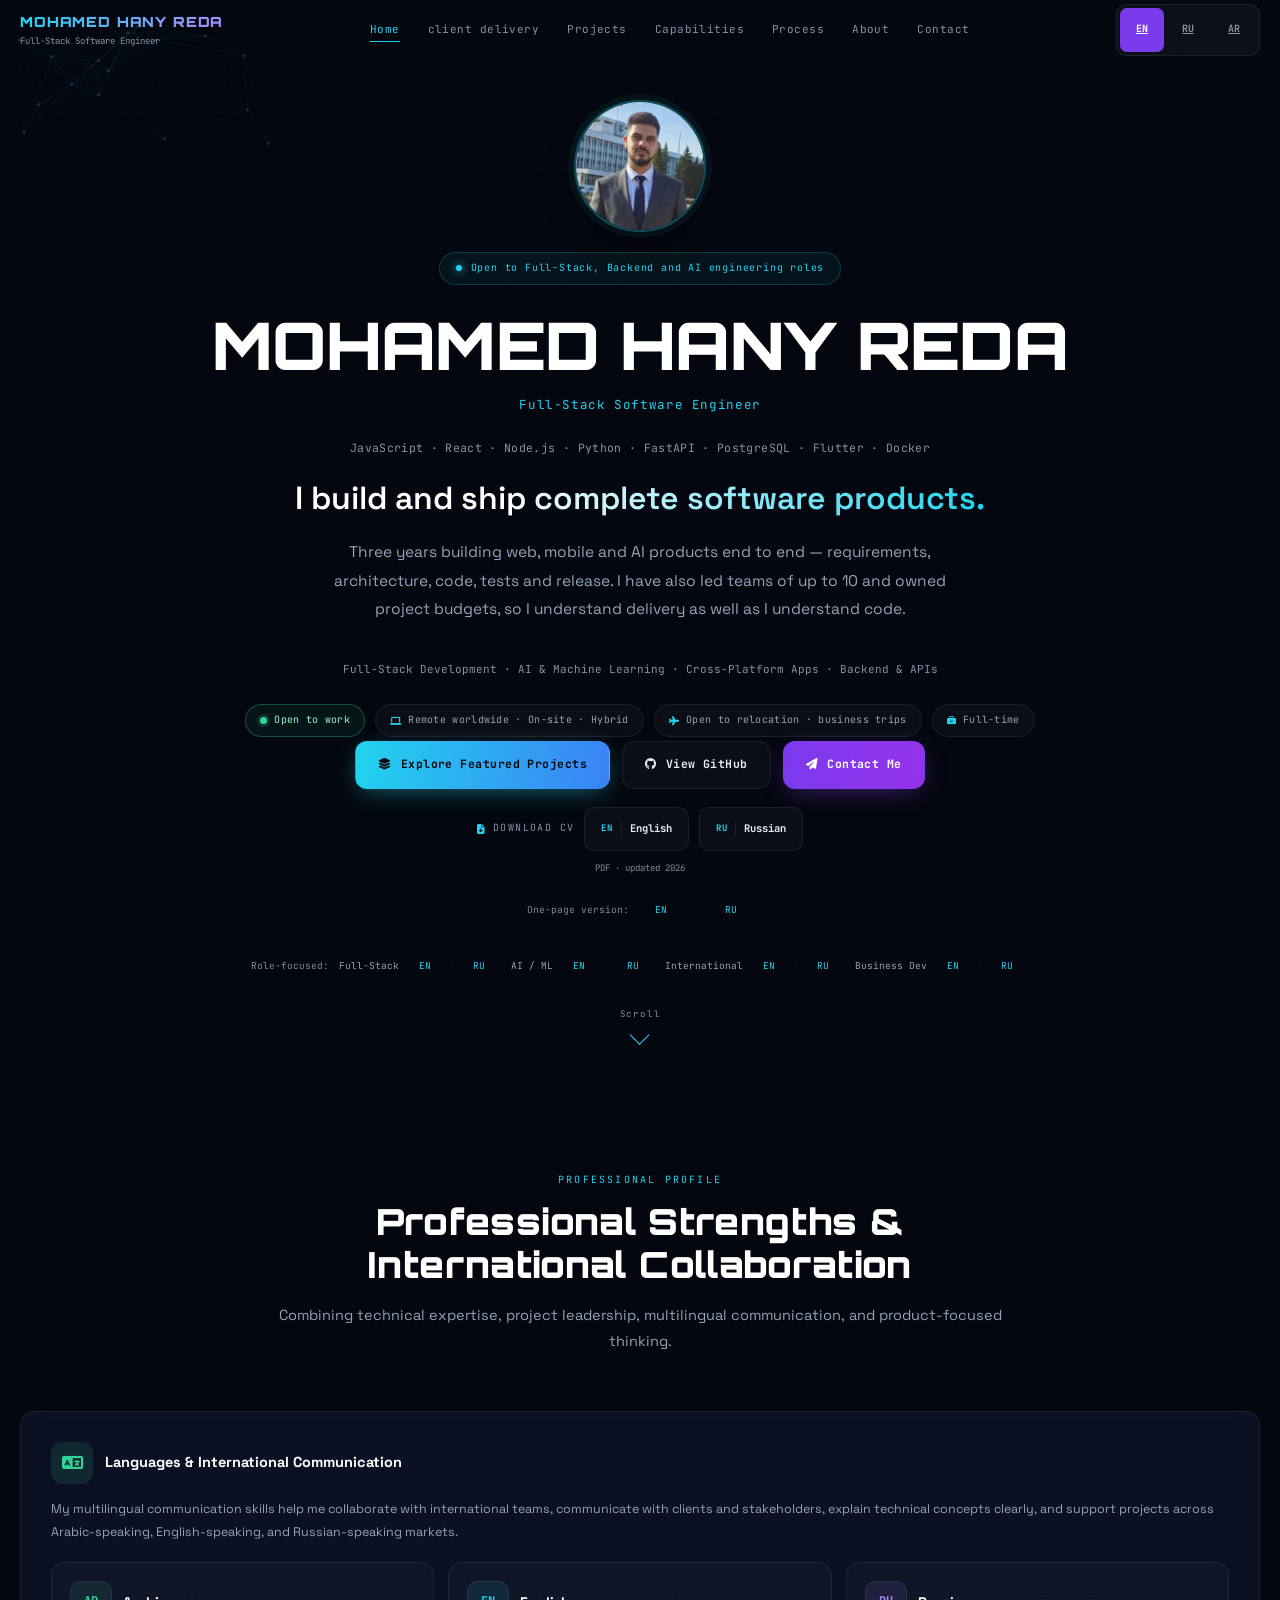
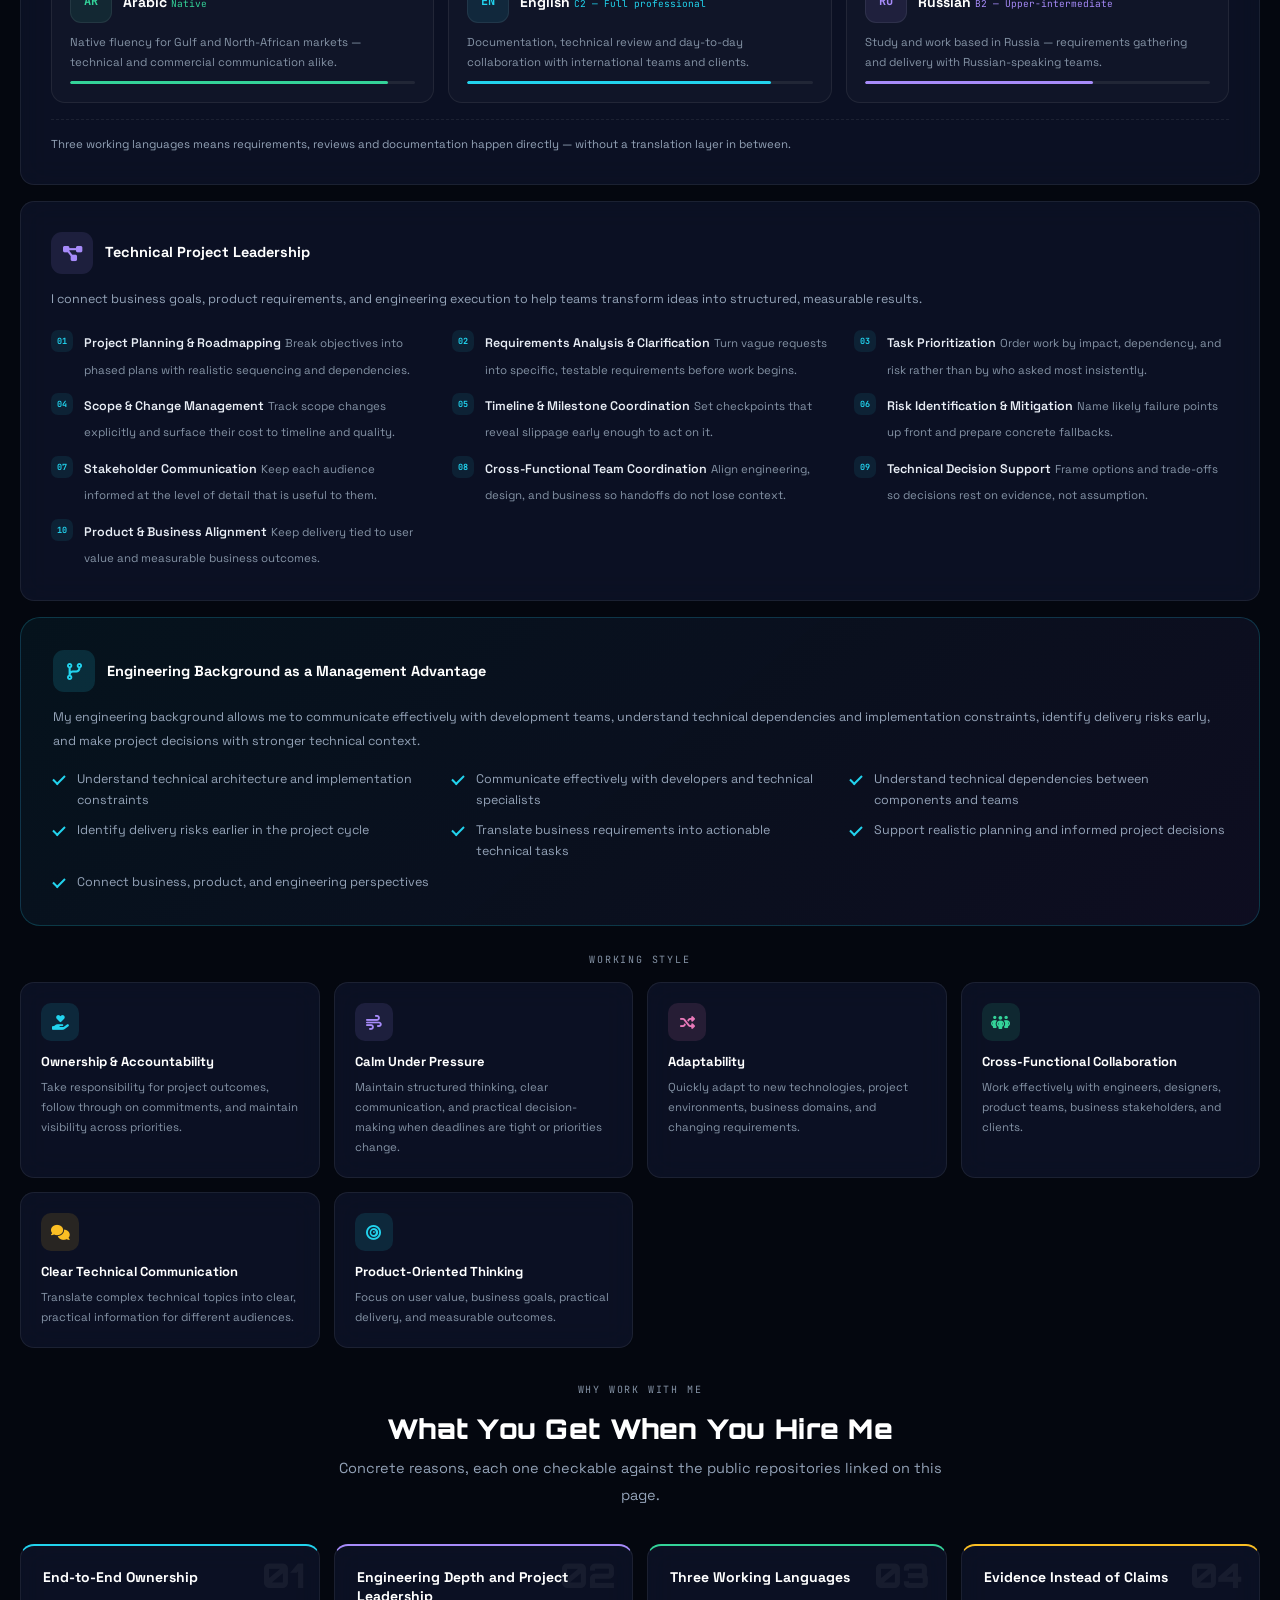
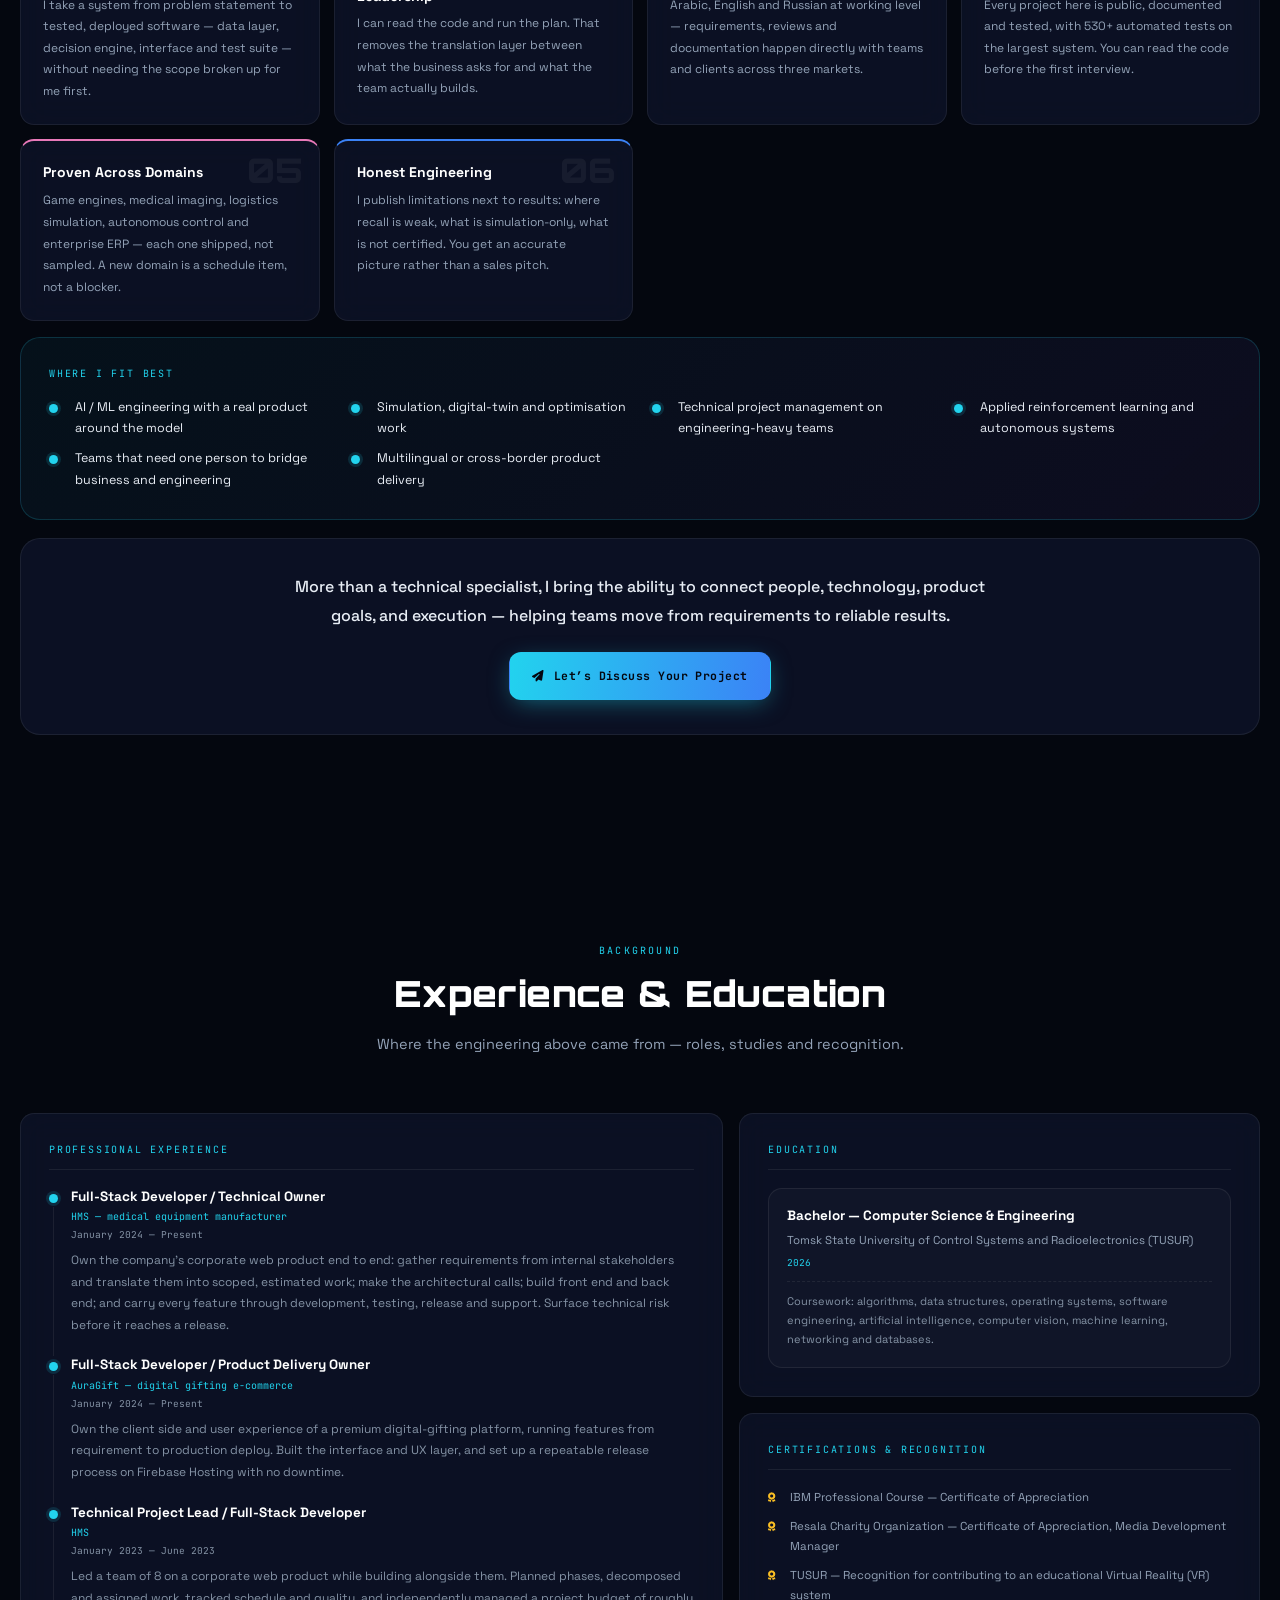
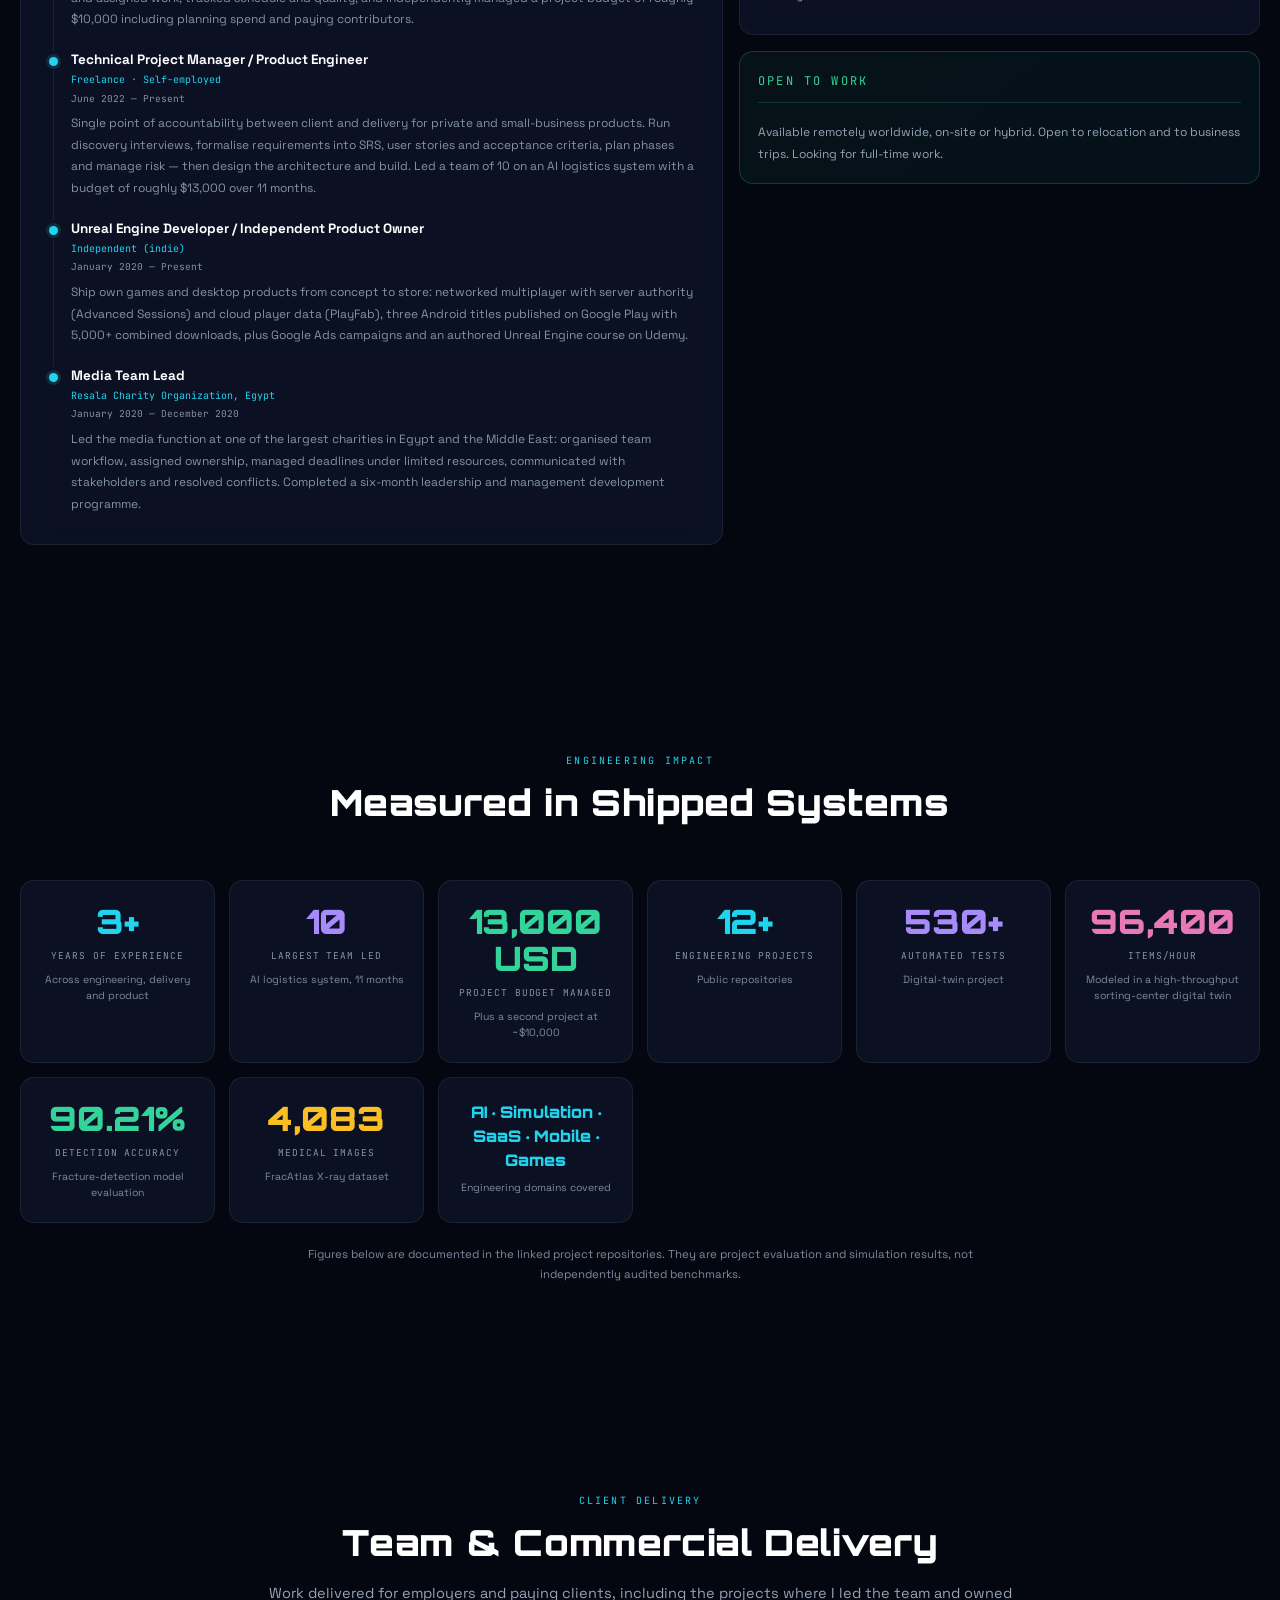
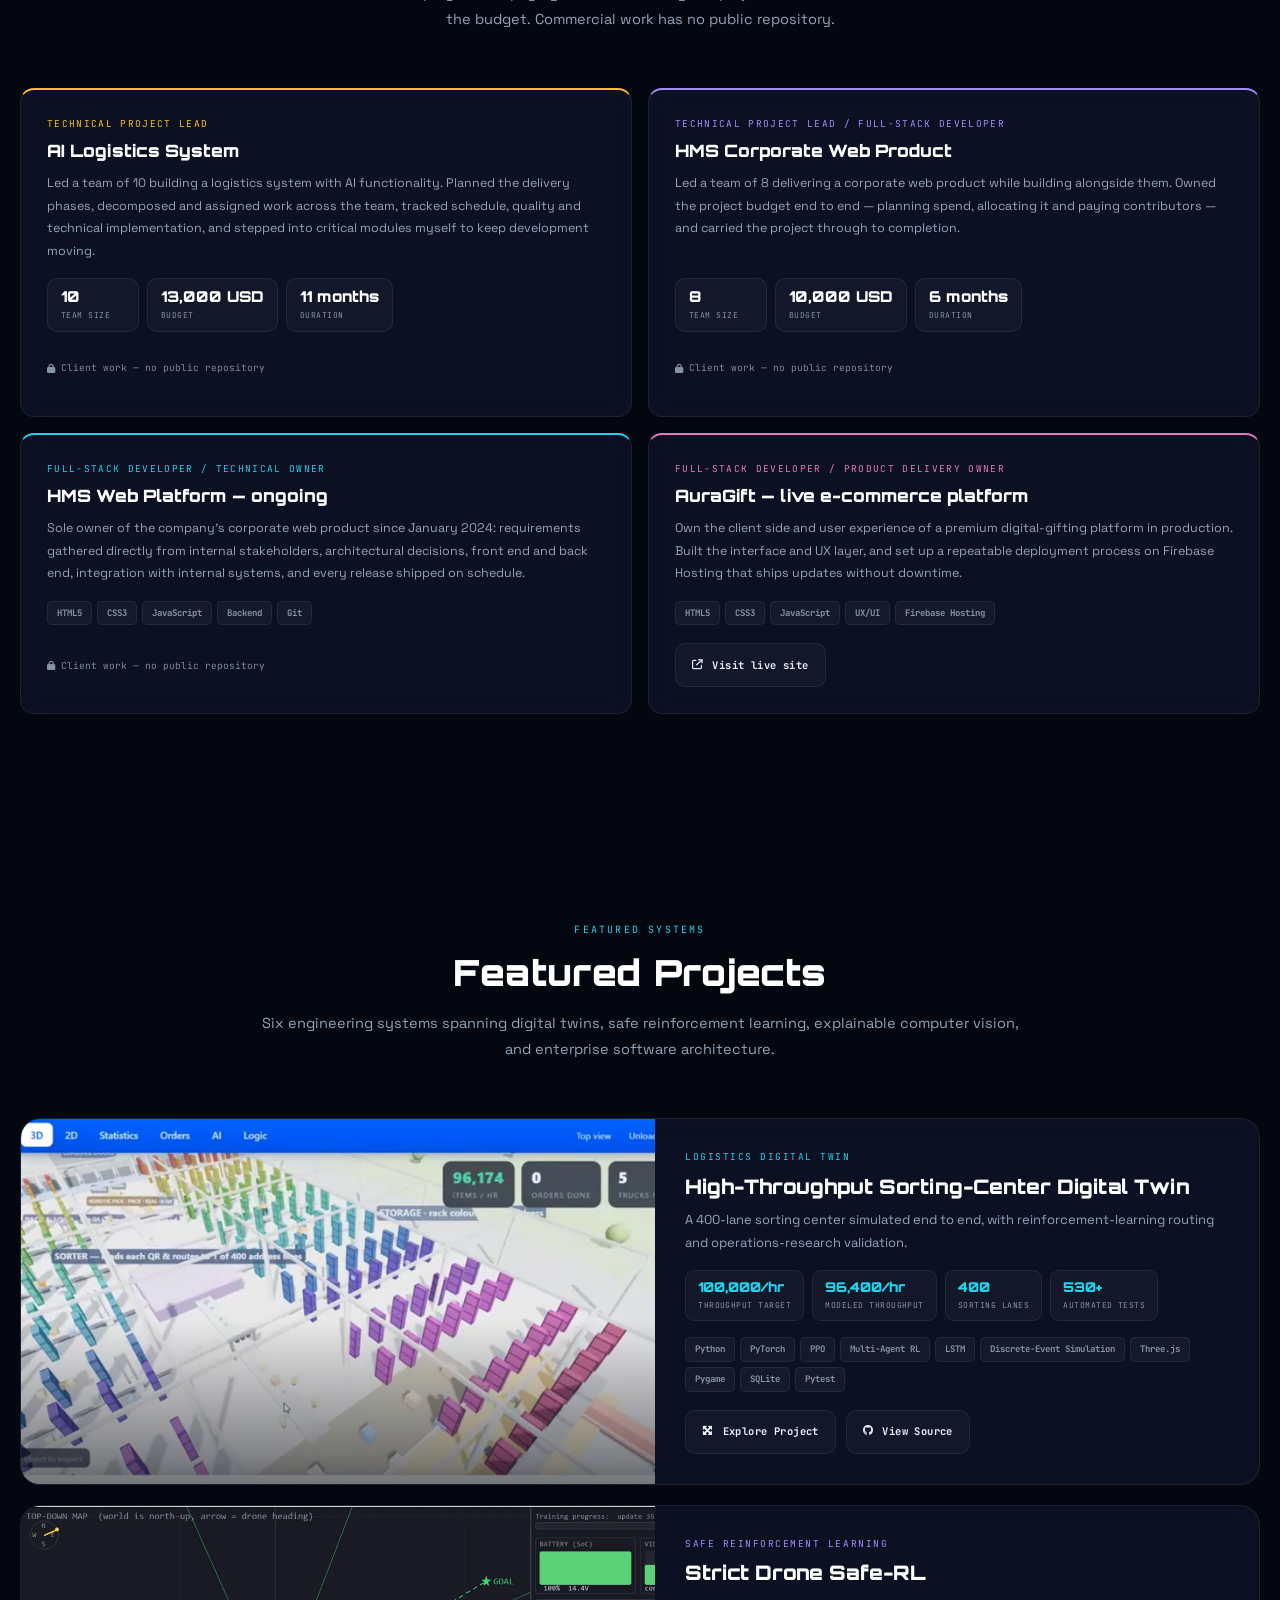
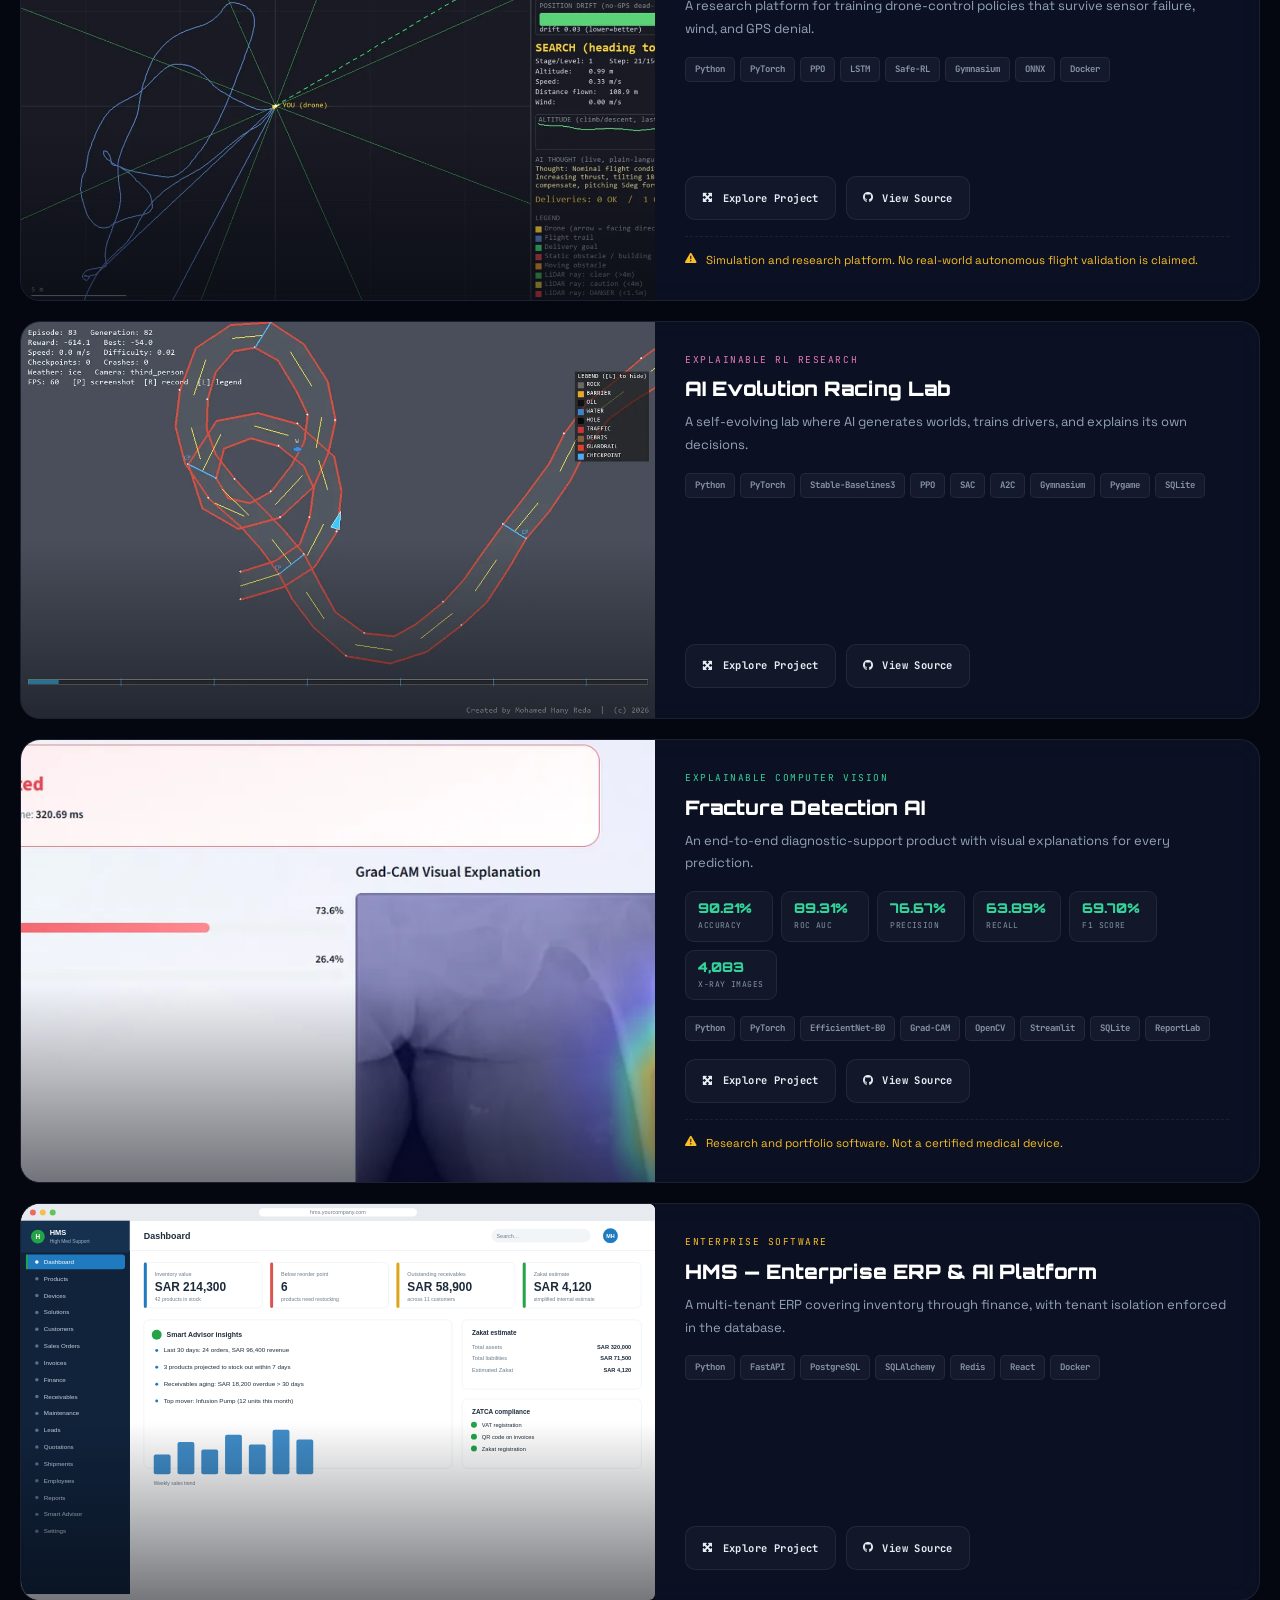
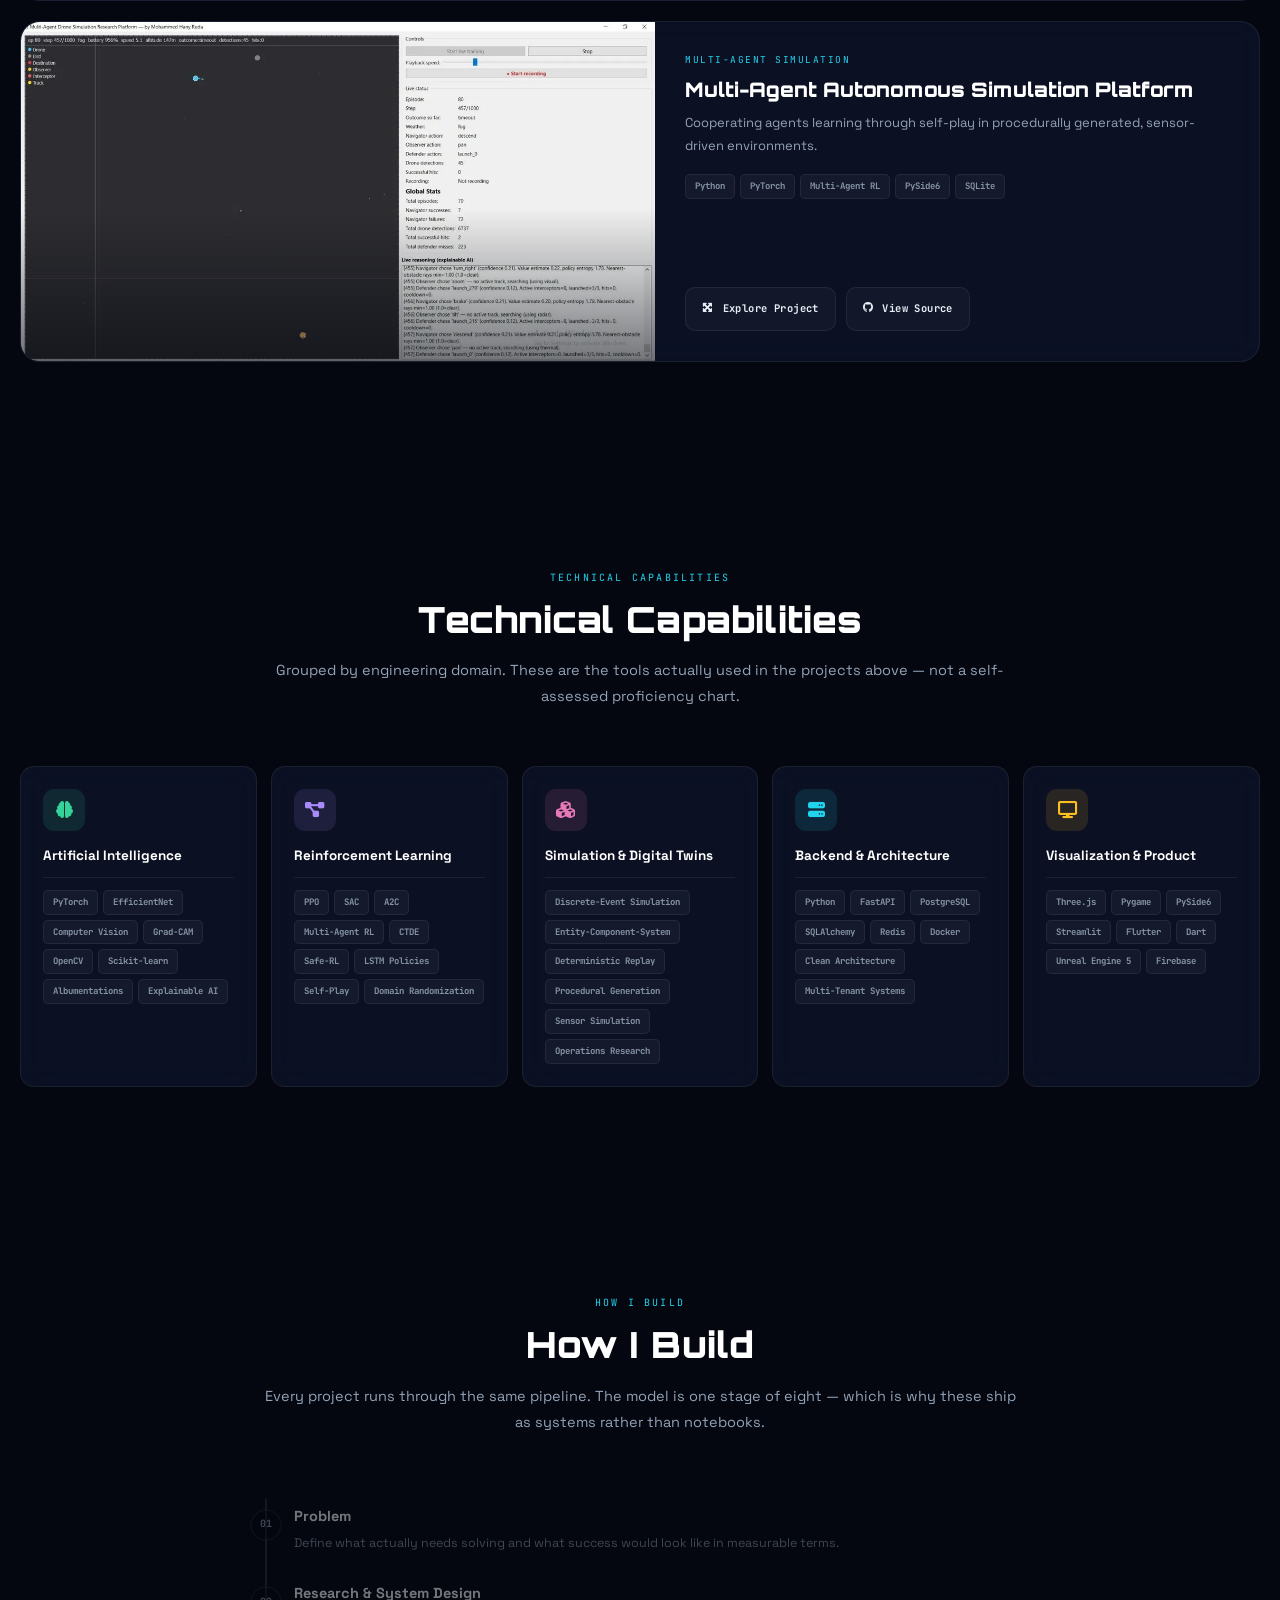
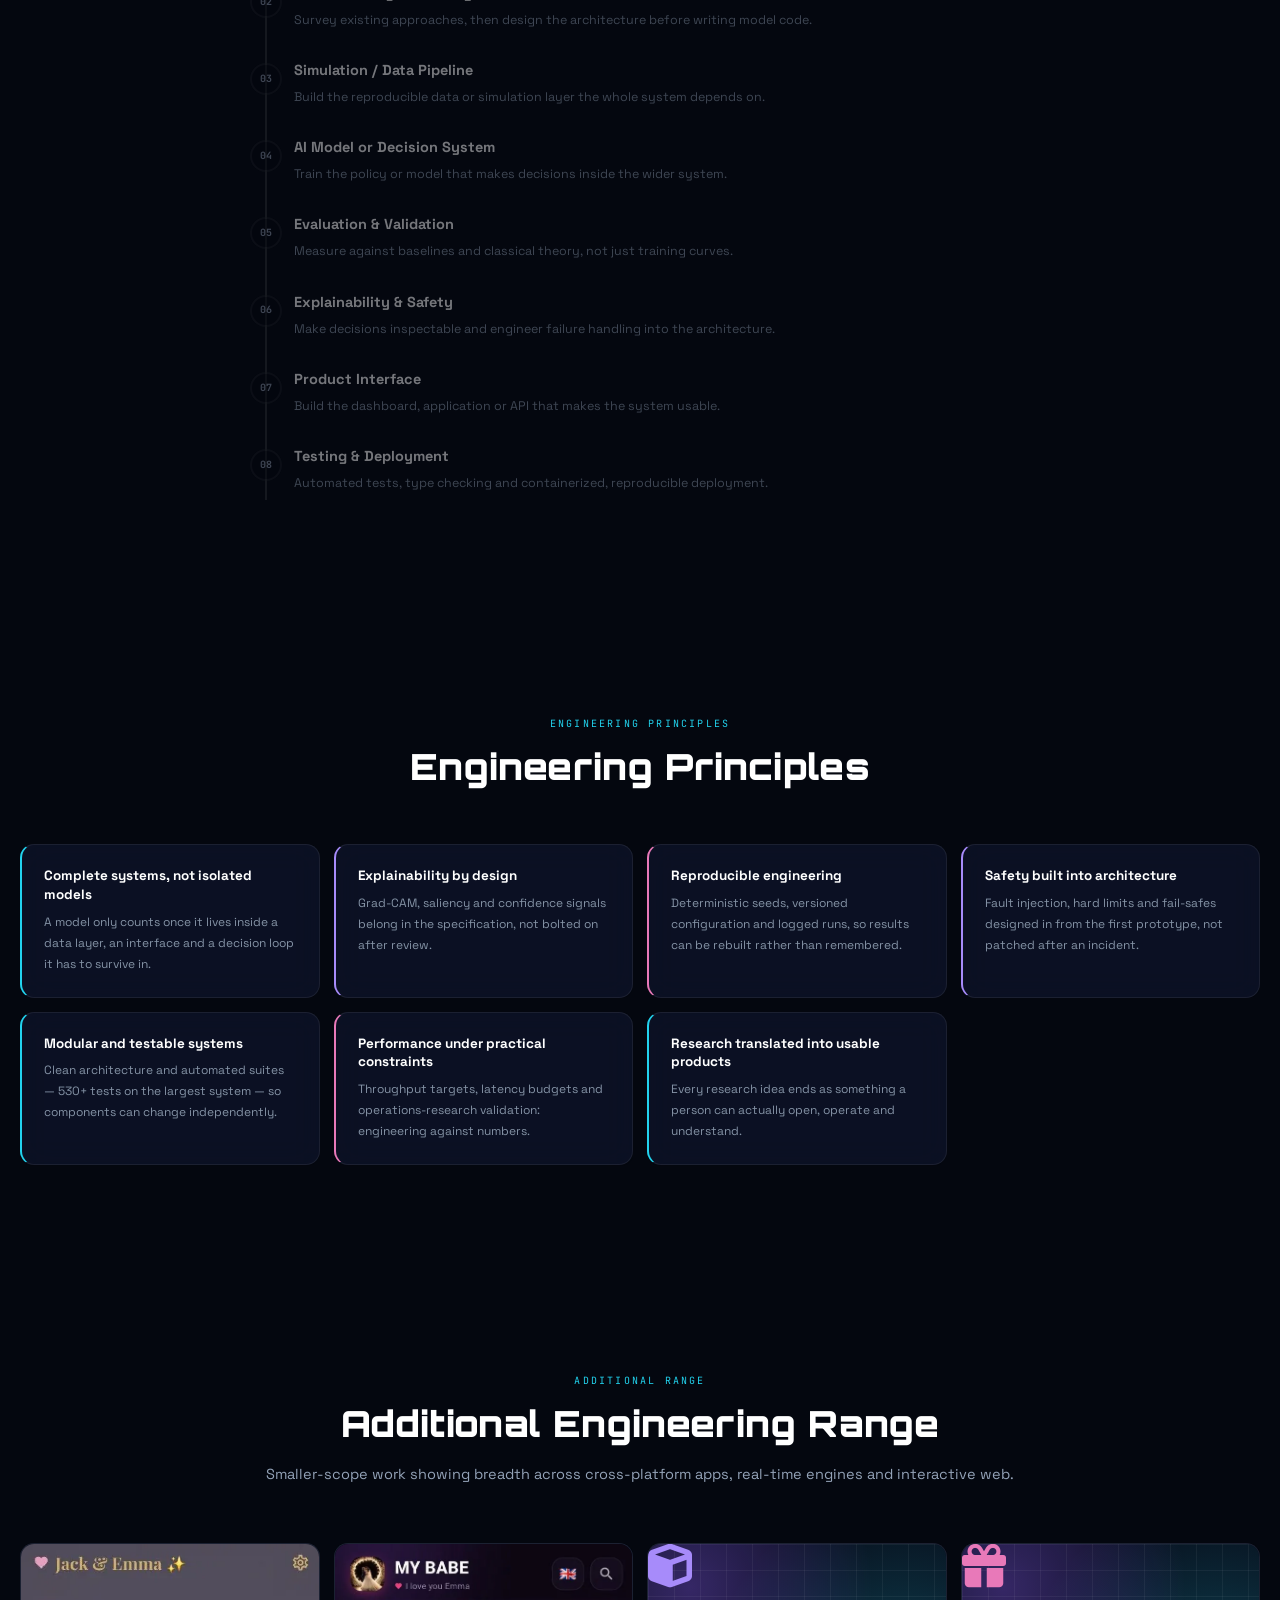
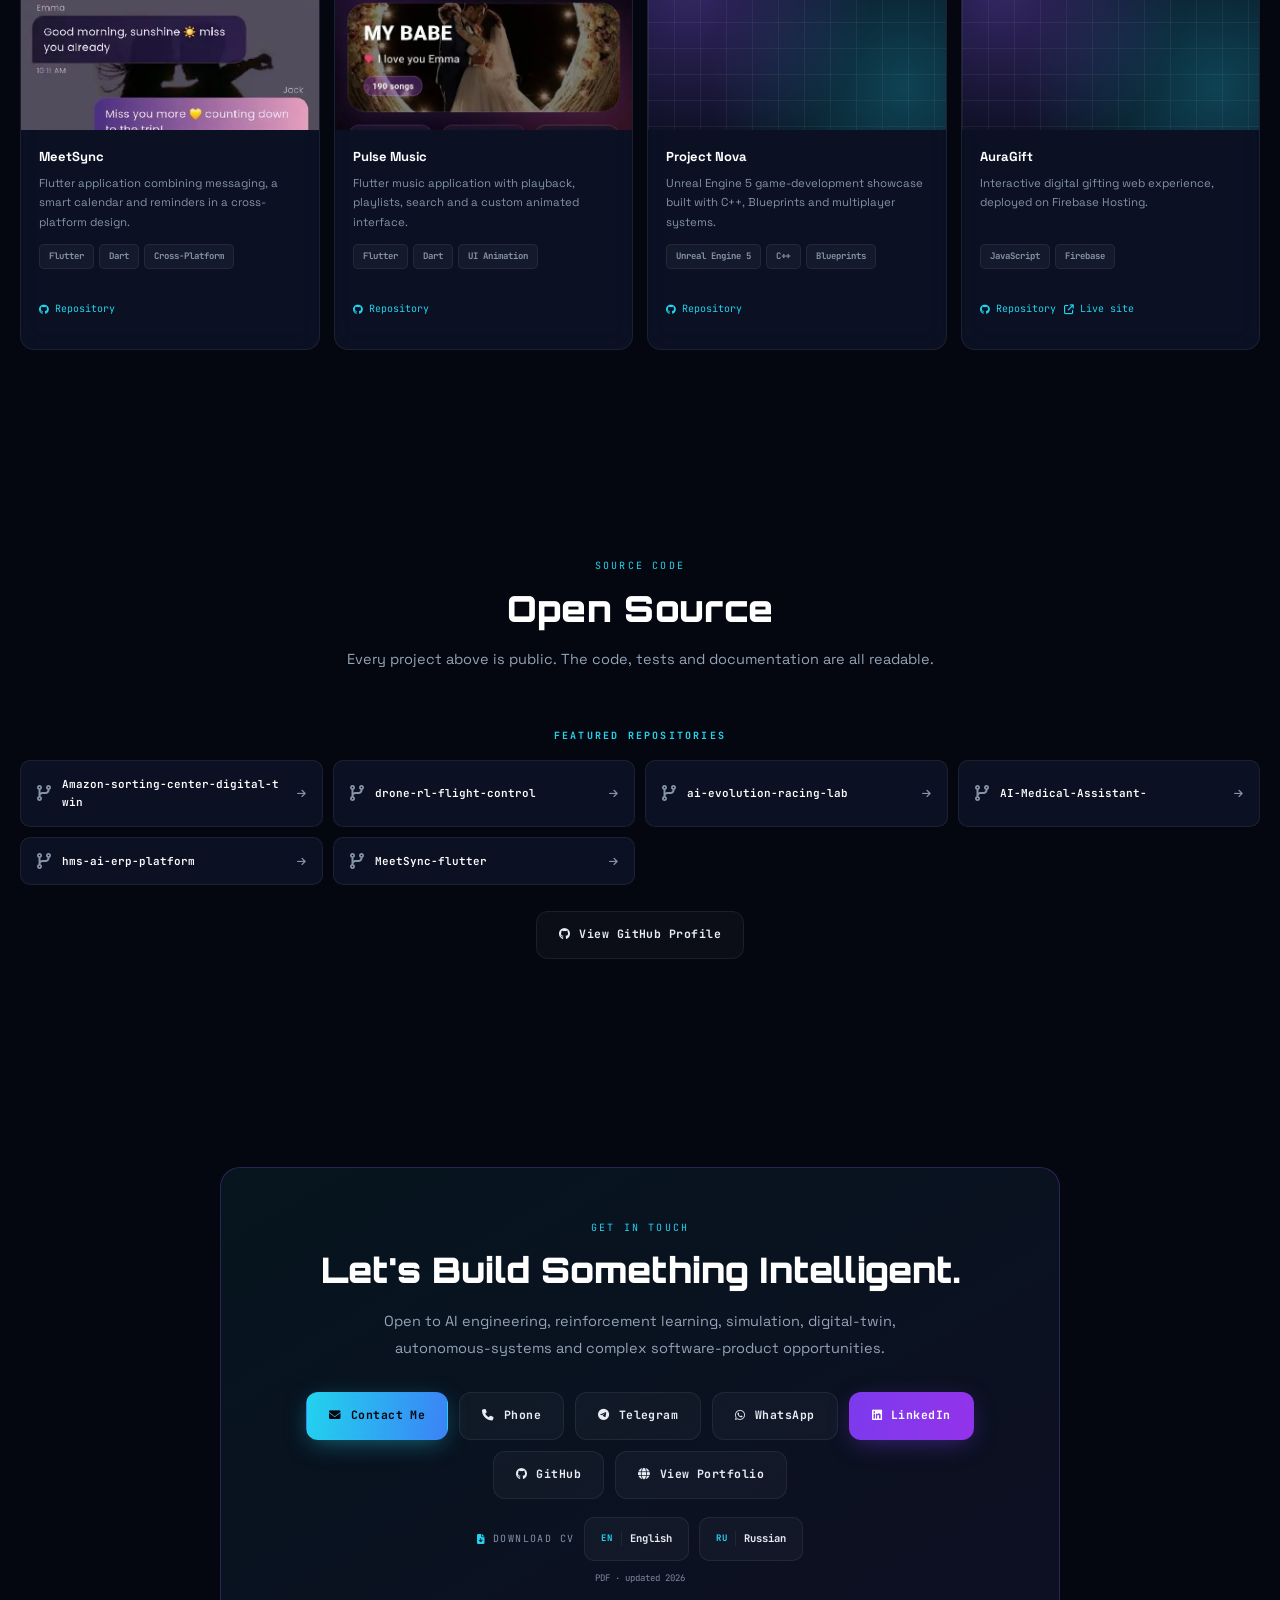
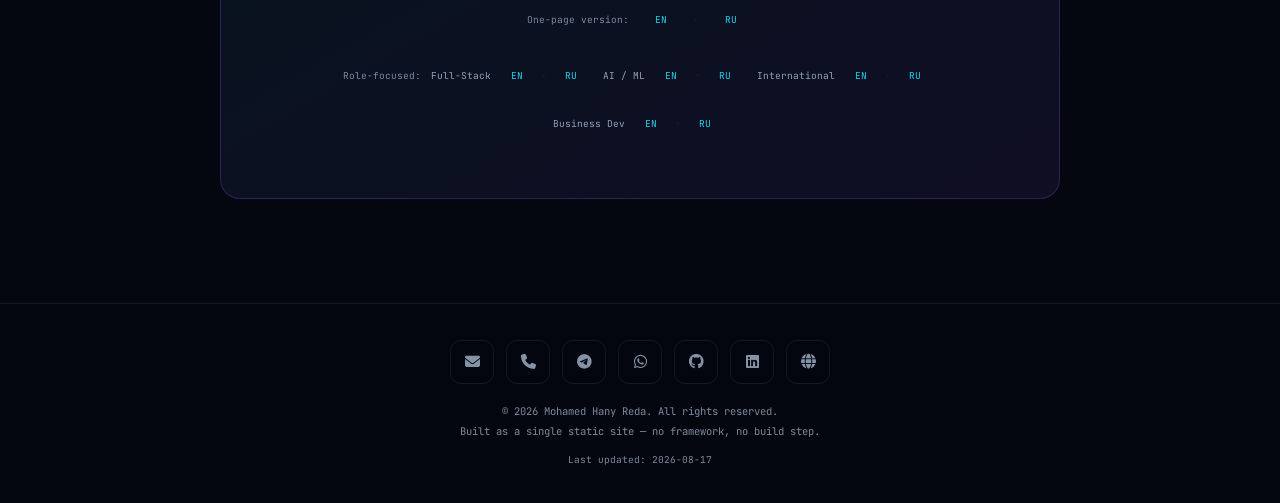
<file: index.html>
<!DOCTYPE html>
<html lang="en" dir="ltr" data-asset-base="">
<head>
<meta charset="UTF-8">
<meta name="viewport" content="width=device-width, initial-scale=1, viewport-fit=cover">
<title>Mohamed Hany Reda | Full-Stack Software Engineer</title>
<meta name="description" content="Full-Stack Software Engineer with 3+ years building web, mobile and AI products end to end — JavaScript, Python, Flutter, FastAPI, PostgreSQL and PyTorch. Has led teams of up to 10.">
<meta name="author" content="Mohamed Hany Reda">
<link rel="canonical" href="https://hany15.github.io/Hany-Reda-Portfolio/">

<link rel="alternate" hreflang="en" href="https://hany15.github.io/Hany-Reda-Portfolio/">
<link rel="alternate" hreflang="ru" href="https://hany15.github.io/Hany-Reda-Portfolio/ru/">
<link rel="alternate" hreflang="ar" href="https://hany15.github.io/Hany-Reda-Portfolio/ar/">
<link rel="alternate" hreflang="x-default" href="https://hany15.github.io/Hany-Reda-Portfolio/">
<meta property="og:locale:alternate" content="ru_RU">
<meta property="og:locale:alternate" content="ar_SA">
<meta property="og:type" content="website">
<meta property="og:url" content="https://hany15.github.io/Hany-Reda-Portfolio/">
<meta property="og:title" content="Mohamed Hany Reda | Full-Stack Software Engineer">
<meta property="og:description" content="Full-Stack Software Engineer with 3+ years building web, mobile and AI products end to end — JavaScript, Python, Flutter, FastAPI, PostgreSQL and PyTorch. Has led teams of up to 10.">
<meta property="og:image" content="https://hany15.github.io/Hany-Reda-Portfolio/assets/img/og-en.png">
<meta property="og:image:width" content="1200">
<meta property="og:image:height" content="630">
<meta property="og:image:alt" content="Portrait of Mohamed Hany Reda">
<meta property="og:locale" content="en_US">
<meta name="twitter:card" content="summary_large_image">
<meta name="twitter:title" content="Mohamed Hany Reda | Full-Stack Software Engineer">
<meta name="twitter:description" content="Full-Stack Software Engineer with 3+ years building web, mobile and AI products end to end — JavaScript, Python, Flutter, FastAPI, PostgreSQL and PyTorch. Has led teams of up to 10.">
<meta name="twitter:image" content="https://hany15.github.io/Hany-Reda-Portfolio/assets/img/og-en.png">
<meta name="theme-color" content="#04070f">
<script type="application/ld+json" id="jsonld">[{"@context":"https://schema.org","@type":"Person","@id":"https://hany15.github.io/Hany-Reda-Portfolio/#person","name":"Mohamed Hany Reda","alternateName":["Мохамед Хани Реда","محمد هاني رضا"],"jobTitle":"Full-Stack Software Engineer","description":"Full-Stack Software Engineer with 3+ years building web, mobile and AI products end to end — JavaScript, Python, Flutter, FastAPI, PostgreSQL and PyTorch. Has led teams of up to 10.","url":"https://hany15.github.io/Hany-Reda-Portfolio/","image":"https://hany15.github.io/Hany-Reda-Portfolio/assets/img/profile-640.webp","email":"mailto:developeractionobject@gmail.com","alumniOf":{"@type":"CollegeOrUniversity","name":"Tomsk State University of Control Systems and Radioelectronics (TUSUR)"},"knowsLanguage":[{"@type":"Language","name":"Arabic"},{"@type":"Language","name":"English"},{"@type":"Language","name":"Russian"}],"knowsAbout":["Reinforcement Learning","Digital Twins","Discrete-Event Simulation","Autonomous Systems","Explainable AI","Computer Vision","Software Architecture","Technical Project Management","Multi-Agent Systems","PyTorch","FastAPI","PostgreSQL"],"telephone":"+79969382354","contactPoint":[{"@type":"ContactPoint","contactType":"sales","telephone":"+79969382354","url":"https://wa.me/79969382354","availableLanguage":["Arabic","English","Russian"]},{"@type":"ContactPoint","contactType":"customer support","url":"https://t.me/Hany_230","availableLanguage":["Arabic","English","Russian"]}],"sameAs":["https://github.com/Hany15","https://www.linkedin.com/in/hany-reda-854667417","https://t.me/Hany_230"]},{"@context":"https://schema.org","@type":"WebSite","@id":"https://hany15.github.io/Hany-Reda-Portfolio/#website","url":"https://hany15.github.io/Hany-Reda-Portfolio/","name":"Mohamed Hany Reda | Full-Stack Software Engineer","description":"Full-Stack Software Engineer with 3+ years building web, mobile and AI products end to end — JavaScript, Python, Flutter, FastAPI, PostgreSQL and PyTorch. Has led teams of up to 10.","inLanguage":"en","author":{"@id":"https://hany15.github.io/Hany-Reda-Portfolio/#person"}},{"@context":"https://schema.org","@type":"ProfilePage","@id":"https://hany15.github.io/Hany-Reda-Portfolio/#profile","url":"https://hany15.github.io/Hany-Reda-Portfolio/","inLanguage":"en","mainEntity":{"@id":"https://hany15.github.io/Hany-Reda-Portfolio/#person"},"isPartOf":{"@id":"https://hany15.github.io/Hany-Reda-Portfolio/#website"}}]</script>

<script async src="https://www.googletagmanager.com/gtag/js?id=G-1WG4306FK6"></script>
<script>
  window.dataLayer=window.dataLayer||[];function gtag(){dataLayer.push(arguments);}
  gtag('js',new Date());gtag('config','G-1WG4306FK6',{send_page_view:true});
  function trackContact(m){gtag('event','contact_click',{event_category:'Contact',event_label:m});}
  function trackProject(n){gtag('event','project_open',{event_category:'Projects',event_label:n});}
</script>

<link rel="preconnect" href="https://fonts.googleapis.com">
<link rel="preconnect" href="https://fonts.gstatic.com" crossorigin>
<link href="https://fonts.googleapis.com/css2?family=Space+Grotesk:wght@300;400;500;600;700&family=Orbitron:wght@700;900&family=JetBrains+Mono:wght@400;700&display=swap" rel="stylesheet">
<link rel="stylesheet" href="https://cdnjs.cloudflare.com/ajax/libs/font-awesome/6.4.0/css/all.min.css">
<link rel="stylesheet" href="assets/css/main.css?v=09c6f1a6">
</head>
<body>

<a class="skip-link" href="#main" data-i18n="a11y.skip">Skip to main content</a>
<div id="progress" role="progressbar" aria-hidden="true" data-i18n-attr="aria-label:a11y.progress" aria-label="Reading progress"></div>
<canvas id="bg-canvas" aria-hidden="true"></canvas>
<div class="grid-overlay" aria-hidden="true"></div>

<!-- ═══ NAV ═══ -->
<header id="nav">
  <div class="nav-inner">
    <a class="brand" href="#hero">
      <span class="brand-name">MOHAMED HANY REDA</span>
      <span class="brand-role" data-i18n="role.full">Full-Stack Software Engineer</span>
    </a>
    <nav class="nav-links" aria-label="Primary">
      <a href="#hero" data-i18n="nav.home">Home</a>
      <a href="#delivery" data-i18n="deliv.eyebrow">client delivery</a>
      <a href="#projects" data-i18n="nav.projects">Projects</a>
      <a href="#capabilities" data-i18n="nav.capabilities">Capabilities</a>
      <a href="#process" data-i18n="nav.process">Process</a>
      <a href="#background" data-i18n="nav.about">About</a>
      <a href="#contact" data-i18n="nav.contact">Contact</a>
    </nav>
    <div class="nav-right">
      <div class="lang-switch" role="group" data-i18n-attr="aria-label:nav.langLabel" aria-label="Select language">
        <a class="lang-btn" href="./" hreflang="en" data-lang="en" aria-pressed="true" aria-current="page">EN</a>
        <a class="lang-btn" href="ru/" hreflang="ru" data-lang="ru" aria-pressed="false">RU</a>
        <a class="lang-btn" href="ar/" hreflang="ar" data-lang="ar" aria-pressed="false">AR</a>
      </div>
      <button class="nav-toggle" type="button" aria-expanded="false" aria-controls="mobile-menu"
              data-i18n-attr="aria-label:nav.menu" aria-label="Open menu"><i class="fa-solid fa-bars" aria-hidden="true"></i></button>
    </div>
  </div>
</header>
<nav id="mobile-menu" aria-label="Mobile">
  <a href="#hero" data-i18n="nav.home">Home</a>
  <a href="#projects" data-i18n="nav.projects">Projects</a>
  <a href="#capabilities" data-i18n="nav.capabilities">Capabilities</a>
  <a href="#process" data-i18n="nav.process">Process</a>
  <a href="#background" data-i18n="nav.about">About</a>
  <a href="#contact" data-i18n="nav.contact">Contact</a>
</nav>

<main id="main">

<!-- ═══ HERO ═══ -->
<section id="hero">
  <img class="hero-photo" src="assets/img/profile-640.webp"
       srcset="assets/img/profile-320.webp 320w, assets/img/profile-640.webp 640w"
       sizes="132px" width="132" height="132" fetchpriority="high"
       data-i18n-attr="alt:photo.alt" alt="Portrait of Mohamed Hany Reda">
  <p class="hero-badge"><i aria-hidden="true"></i><span data-i18n="hero.badge">Open to Full-Stack, Backend and AI engineering roles</span></p>
  <h1 class="hero-name">MOHAMED HANY REDA</h1>
  <p class="hero-role" data-i18n="role.full">Full-Stack Software Engineer</p>
  <p class="hero-stack" data-i18n="role.stack">JavaScript · React · Node.js · Python · FastAPI · PostgreSQL · Flutter · Docker</p>
  <p class="hero-headline" data-i18n="hero.headline">I build and ship complete software products.</p>
  <p class="hero-support" data-i18n="hero.support">Three years building web, mobile and AI products end to end — requirements, architecture, code, tests and release. I have also led teams of up to 10 and owned project budgets, so I understand delivery as well as I understand code.</p>
  <p class="hero-spec" data-i18n="hero.spec">Full-Stack Development · AI &amp; Machine Learning · Cross-Platform Apps · Backend &amp; APIs</p>
  <div class="avail-strip">
    <span class="avail-chip live"><span class="avail-dot" aria-hidden="true"></span><span data-i18n="avail.status">Open to work</span></span>
    <span class="avail-chip"><i class="fa-solid fa-laptop" aria-hidden="true"></i><span data-i18n="avail.mode">Remote worldwide · On-site · Hybrid</span></span>
    <span class="avail-chip"><i class="fa-solid fa-plane" aria-hidden="true"></i><span data-i18n="avail.trips">Open to relocation · business trips</span></span>
    <span class="avail-chip"><i class="fa-solid fa-briefcase" aria-hidden="true"></i><span data-i18n="avail.employment">Full-time</span></span>
  </div>
  <div class="hero-cta">
    <a class="btn btn-primary" href="#projects"><i class="fa-solid fa-layer-group" aria-hidden="true"></i><span data-i18n="hero.cta.projects">Explore Featured Projects</span></a>
    <a class="btn btn-ghost" href="https://github.com/Hany15" target="_blank" rel="noopener" onclick="trackContact('GitHub-Hero')"><i class="fa-brands fa-github" aria-hidden="true"></i><span data-i18n="hero.cta.github">View GitHub</span></a>
    <a class="btn btn-secondary" href="#contact"><i class="fa-solid fa-paper-plane" aria-hidden="true"></i><span data-i18n="hero.cta.contact">Contact Me</span></a>
  </div>
  <div class="cv-row">
    <span class="cv-label"><i class="fa-solid fa-file-arrow-down" aria-hidden="true"></i><span data-i18n="cv.label">Download CV</span></span>
    <a class="cv-btn" href="cv/cv_en.pdf" download="Mohamed-Hany-Reda-CV-EN.pdf"
       data-i18n-attr="aria-label:cv.aria.en" onclick="trackContact('CV-EN')" aria-label="Download CV in English, PDF">
      <span class="flag">EN</span><span data-i18n="cv.en">English</span></a>
    <a class="cv-btn" href="cv/cv_ru.pdf" download="Mohamed-Hany-Reda-CV-RU.pdf"
       data-i18n-attr="aria-label:cv.aria.ru" onclick="trackContact('CV-RU')" aria-label="Download CV in Russian, PDF">
      <span class="flag">RU</span><span data-i18n="cv.ru">Russian</span></a>
    <span class="cv-hint" data-i18n="cv.hint">PDF · updated 2026</span>
    <span class="cv-onepage">
      <span data-i18n="cv.onepage">One-page version:</span>
      <a href="cv/cv_en_1page.pdf" download="Mohamed-Hany-Reda-CV-EN-1page.pdf"
         data-i18n-attr="aria-label:cv.aria.en1" onclick="trackContact('CV-EN-1page')" aria-label="Download one-page CV in English, PDF">EN</a>
      <span class="sep" aria-hidden="true">·</span>
      <a href="cv/cv_ru_1page.pdf" download="Mohamed-Hany-Reda-CV-RU-1page.pdf"
         data-i18n-attr="aria-label:cv.aria.ru1" onclick="trackContact('CV-RU-1page')" aria-label="Download one-page CV in Russian, PDF">RU</a>
    </span>
    <span class="cv-onepage cv-targeted">
      <span data-i18n="cv.targeted">Role-focused:</span>
      <span class="cv-tset"><span class="cv-tlabel" data-i18n="cv.fs">Full-Stack</span>
        <a href="cv/cv_fullstack_en.pdf" download="Mohamed-Hany-Reda-CV-FullStack-EN.pdf" onclick="trackContact('CV-FS-EN')">EN</a>
        <span class="sep" aria-hidden="true">·</span>
        <a href="cv/cv_fullstack_ru.pdf" download="Mohamed-Hany-Reda-CV-FullStack-RU.pdf" onclick="trackContact('CV-FS-RU')">RU</a></span>
      <span class="cv-tset"><span class="cv-tlabel" data-i18n="cv.ai">AI / ML</span>
        <a href="cv/cv_ai_en.pdf" download="Mohamed-Hany-Reda-CV-AI-EN.pdf" onclick="trackContact('CV-AI-EN')">EN</a>
        <span class="sep" aria-hidden="true">·</span>
        <a href="cv/cv_ai_ru.pdf" download="Mohamed-Hany-Reda-CV-AI-RU.pdf" onclick="trackContact('CV-AI-RU')">RU</a></span>
      <span class="cv-tset"><span class="cv-tlabel" data-i18n="cv.intl">International</span>
        <a href="cv/cv_intl_en.pdf" download="Mohamed-Hany-Reda-CV-International-EN.pdf" onclick="trackContact('CV-INTL-EN')">EN</a>
        <span class="sep" aria-hidden="true">·</span>
        <a href="cv/cv_intl_ru.pdf" download="Mohamed-Hany-Reda-CV-International-RU.pdf" onclick="trackContact('CV-INTL-RU')">RU</a></span>
      <span class="cv-tset"><span class="cv-tlabel" data-i18n="cv.bd">Business Dev</span>
        <a href="cv/cv_bd_en.pdf" download="Mohamed-Hany-Reda-CV-BizDev-EN.pdf" onclick="trackContact('CV-BD-EN')">EN</a>
        <span class="sep" aria-hidden="true">·</span>
        <a href="cv/cv_bd_ru.pdf" download="Mohamed-Hany-Reda-CV-BizDev-RU.pdf" onclick="trackContact('CV-BD-RU')">RU</a></span>
    </span>
  </div>
  <div class="scroll-hint" aria-hidden="true"><span data-i18n="hero.scroll">Scroll</span><span class="chev"></span></div>
</section>

<!-- ═══ PROFESSIONAL STRENGTHS ═══ -->
<section class="section" id="strengths">
  <div class="sec-head reveal">
    <span class="eyebrow" data-i18n="ps.eyebrow">professional profile</span>
    <h2 class="sec-title" data-i18n="ps.title">Professional Strengths &amp; International Collaboration</h2>
    <p class="sec-sub" data-i18n="ps.sub">Combining technical expertise, project leadership, multilingual communication, and product-focused thinking.</p>
  </div>

  <div class="ps-band card reveal">
    <div class="ps-head">
      <div class="ps-ico" style="background:color-mix(in srgb,var(--green) 12%,transparent);color:var(--green)"><i class="fa-solid fa-language" aria-hidden="true"></i></div>
      <h3 class="ps-card-title" data-i18n="ps.lang.title">Languages &amp; International Communication</h3>
    </div>
    <p class="ps-desc" style="margin-bottom:0" data-i18n="ps.lang.desc">My multilingual communication skills help me collaborate with international teams, communicate with clients and stakeholders, explain technical concepts clearly, and support projects across Arabic-speaking, English-speaking, and Russian-speaking markets.</p>
    <div class="lang-grid">
      <div class="lang-card">
        <div class="lang-top">
          <span class="lang-code" style="color:var(--green);background:color-mix(in srgb,var(--green) 10%,transparent)">AR</span>
          <span>
            <span class="lang-nm2" data-i18n="ps.lang.ar">Arabic</span>
            <span class="lang-lvl2" style="color:var(--green)" data-i18n="ps.level.native">Native</span>
          </span>
        </div>
        <p class="lang-ctx" data-i18n="ps.lang.arCtx">Native fluency for Gulf and North-African markets — technical and commercial communication alike.</p>
        <span class="lang-meter" aria-hidden="true"><i style="--w:92%;background:var(--green)"></i></span>
      </div>
      <div class="lang-card">
        <div class="lang-top">
          <span class="lang-code" style="color:var(--cyan);background:color-mix(in srgb,var(--cyan) 10%,transparent)">EN</span>
          <span>
            <span class="lang-nm2" data-i18n="ps.lang.en">English</span>
            <span class="lang-lvl2" style="color:var(--cyan)" data-i18n="ps.level.c2">C2 — Full professional</span>
          </span>
        </div>
        <p class="lang-ctx" data-i18n="ps.lang.enCtx">Documentation, technical review and day-to-day collaboration with international teams and clients.</p>
        <span class="lang-meter" aria-hidden="true"><i style="--w:88%;background:var(--cyan)"></i></span>
      </div>
      <div class="lang-card">
        <div class="lang-top">
          <span class="lang-code" style="color:var(--violet);background:color-mix(in srgb,var(--violet) 10%,transparent)">RU</span>
          <span>
            <span class="lang-nm2" data-i18n="ps.lang.ru">Russian</span>
            <span class="lang-lvl2" style="color:var(--violet)" data-i18n="ps.level.b2">B2 — Upper-intermediate</span>
          </span>
        </div>
        <p class="lang-ctx" data-i18n="ps.lang.ruCtx">Study and work based in Russia — requirements gathering and delivery with Russian-speaking teams.</p>
        <span class="lang-meter" aria-hidden="true"><i style="--w:66%;background:var(--violet)"></i></span>
      </div>
    </div>
    <p class="lang-foot" data-i18n="ps.lang.footnote">Three working languages means requirements, reviews and documentation happen directly — without a translation layer in between.</p>
  </div>

  <div class="ps-band card reveal">
    <div class="ps-head">
      <div class="ps-ico" style="background:color-mix(in srgb,var(--violet) 12%,transparent);color:var(--violet)"><i class="fa-solid fa-diagram-project" aria-hidden="true"></i></div>
      <h3 class="ps-card-title" data-i18n="ps.pm.title">Technical Project Leadership</h3>
    </div>
    <p class="ps-desc" style="margin-bottom:0" data-i18n="ps.pm.desc">I connect business goals, product requirements, and engineering execution to help teams transform ideas into structured, measurable results.</p>
    <div class="comp-grid">
        <div class="comp">
          <span class="comp-dot" aria-hidden="true">01</span>
          <span>
            <span class="comp-nm" data-i18n="ps.pm.c1">Project Planning &amp; Roadmapping</span>
            <span class="comp-d" data-i18n="ps.pm.c1d">Break objectives into phased plans with realistic sequencing and dependencies.</span>
          </span>
        </div>
        <div class="comp">
          <span class="comp-dot" aria-hidden="true">02</span>
          <span>
            <span class="comp-nm" data-i18n="ps.pm.c2">Requirements Analysis &amp; Clarification</span>
            <span class="comp-d" data-i18n="ps.pm.c2d">Turn vague requests into specific, testable requirements before work begins.</span>
          </span>
        </div>
        <div class="comp">
          <span class="comp-dot" aria-hidden="true">03</span>
          <span>
            <span class="comp-nm" data-i18n="ps.pm.c3">Task Prioritization</span>
            <span class="comp-d" data-i18n="ps.pm.c3d">Order work by impact, dependency, and risk rather than by who asked most insistently.</span>
          </span>
        </div>
        <div class="comp">
          <span class="comp-dot" aria-hidden="true">04</span>
          <span>
            <span class="comp-nm" data-i18n="ps.pm.c4">Scope &amp; Change Management</span>
            <span class="comp-d" data-i18n="ps.pm.c4d">Track scope changes explicitly and surface their cost to timeline and quality.</span>
          </span>
        </div>
        <div class="comp">
          <span class="comp-dot" aria-hidden="true">05</span>
          <span>
            <span class="comp-nm" data-i18n="ps.pm.c5">Timeline &amp; Milestone Coordination</span>
            <span class="comp-d" data-i18n="ps.pm.c5d">Set checkpoints that reveal slippage early enough to act on it.</span>
          </span>
        </div>
        <div class="comp">
          <span class="comp-dot" aria-hidden="true">06</span>
          <span>
            <span class="comp-nm" data-i18n="ps.pm.c6">Risk Identification &amp; Mitigation</span>
            <span class="comp-d" data-i18n="ps.pm.c6d">Name likely failure points up front and prepare concrete fallbacks.</span>
          </span>
        </div>
        <div class="comp">
          <span class="comp-dot" aria-hidden="true">07</span>
          <span>
            <span class="comp-nm" data-i18n="ps.pm.c7">Stakeholder Communication</span>
            <span class="comp-d" data-i18n="ps.pm.c7d">Keep each audience informed at the level of detail that is useful to them.</span>
          </span>
        </div>
        <div class="comp">
          <span class="comp-dot" aria-hidden="true">08</span>
          <span>
            <span class="comp-nm" data-i18n="ps.pm.c8">Cross-Functional Team Coordination</span>
            <span class="comp-d" data-i18n="ps.pm.c8d">Align engineering, design, and business so handoffs do not lose context.</span>
          </span>
        </div>
        <div class="comp">
          <span class="comp-dot" aria-hidden="true">09</span>
          <span>
            <span class="comp-nm" data-i18n="ps.pm.c9">Technical Decision Support</span>
            <span class="comp-d" data-i18n="ps.pm.c9d">Frame options and trade-offs so decisions rest on evidence, not assumption.</span>
          </span>
        </div>
        <div class="comp">
          <span class="comp-dot" aria-hidden="true">10</span>
          <span>
            <span class="comp-nm" data-i18n="ps.pm.c10">Product &amp; Business Alignment</span>
            <span class="comp-d" data-i18n="ps.pm.c10d">Keep delivery tied to user value and measurable business outcomes.</span>
          </span>
        </div>
    </div>
  </div>

  <div class="ps-advantage reveal">
    <div class="ps-head">
      <div class="ps-ico" style="background:color-mix(in srgb,var(--cyan) 14%,transparent);color:var(--cyan)"><i class="fa-solid fa-code-branch" aria-hidden="true"></i></div>
      <h3 class="ps-card-title" data-i18n="ps.adv.title">Engineering Background as a Management Advantage</h3>
    </div>
    <p class="ps-desc" style="margin-bottom:0" data-i18n="ps.adv.desc">My engineering background allows me to communicate effectively with development teams, understand technical dependencies and implementation constraints, identify delivery risks early, and make project decisions with stronger technical context.</p>
    <ul class="adv-list">
      <li data-i18n="ps.adv.b1">Understand technical architecture and implementation constraints</li>
      <li data-i18n="ps.adv.b2">Communicate effectively with developers and technical specialists</li>
      <li data-i18n="ps.adv.b3">Understand technical dependencies between components and teams</li>
      <li data-i18n="ps.adv.b4">Identify delivery risks earlier in the project cycle</li>
      <li data-i18n="ps.adv.b5">Translate business requirements into actionable technical tasks</li>
      <li data-i18n="ps.adv.b6">Support realistic planning and informed project decisions</li>
      <li data-i18n="ps.adv.b7">Connect business, product, and engineering perspectives</li>
    </ul>
  </div>

  <p class="ps-sub-title" data-i18n="ps.style.title">Working Style</p>
  <div class="style-grid">
    <div class="style-card card reveal" data-d="0">
      <div class="style-ico" style="background:color-mix(in srgb,var(--cyan) 12%,transparent);color:var(--cyan)"><i class="fa-solid fa-hand-holding-heart" aria-hidden="true"></i></div>
      <h3 class="style-nm" data-i18n="ps.s1">Ownership &amp; Accountability</h3>
      <p class="style-d" data-i18n="ps.s1d">Take responsibility for project outcomes, follow through on commitments, and maintain visibility across priorities.</p>
    </div>
    <div class="style-card card reveal" data-d="1">
      <div class="style-ico" style="background:color-mix(in srgb,var(--violet) 12%,transparent);color:var(--violet)"><i class="fa-solid fa-wind" aria-hidden="true"></i></div>
      <h3 class="style-nm" data-i18n="ps.s2">Calm Under Pressure</h3>
      <p class="style-d" data-i18n="ps.s2d">Maintain structured thinking, clear communication, and practical decision-making when deadlines are tight or priorities change.</p>
    </div>
    <div class="style-card card reveal" data-d="2">
      <div class="style-ico" style="background:color-mix(in srgb,var(--pink) 12%,transparent);color:var(--pink)"><i class="fa-solid fa-shuffle" aria-hidden="true"></i></div>
      <h3 class="style-nm" data-i18n="ps.s3">Adaptability</h3>
      <p class="style-d" data-i18n="ps.s3d">Quickly adapt to new technologies, project environments, business domains, and changing requirements.</p>
    </div>
    <div class="style-card card reveal" data-d="3">
      <div class="style-ico" style="background:color-mix(in srgb,var(--green) 12%,transparent);color:var(--green)"><i class="fa-solid fa-people-group" aria-hidden="true"></i></div>
      <h3 class="style-nm" data-i18n="ps.s4">Cross-Functional Collaboration</h3>
      <p class="style-d" data-i18n="ps.s4d">Work effectively with engineers, designers, product teams, business stakeholders, and clients.</p>
    </div>
    <div class="style-card card reveal" data-d="4">
      <div class="style-ico" style="background:color-mix(in srgb,var(--amber) 12%,transparent);color:var(--amber)"><i class="fa-solid fa-comments" aria-hidden="true"></i></div>
      <h3 class="style-nm" data-i18n="ps.s5">Clear Technical Communication</h3>
      <p class="style-d" data-i18n="ps.s5d">Translate complex technical topics into clear, practical information for different audiences.</p>
    </div>
    <div class="style-card card reveal" data-d="4">
      <div class="style-ico" style="background:color-mix(in srgb,var(--cyan) 12%,transparent);color:var(--cyan)"><i class="fa-solid fa-bullseye" aria-hidden="true"></i></div>
      <h3 class="style-nm" data-i18n="ps.s6">Product-Oriented Thinking</h3>
      <p class="style-d" data-i18n="ps.s6d">Focus on user value, business goals, practical delivery, and measurable outcomes.</p>
    </div>
  </div>

  <p class="ps-sub-title" style="margin-top:34px" data-i18n="why.eyebrow">why work with me</p>
  <h3 class="sec-title" style="text-align:center;font-size:clamp(1.15rem,3vw,1.7rem);margin-bottom:10px" data-i18n="why.title">What You Get When You Hire Me</h3>
  <p class="sec-sub" style="text-align:center;max-width:640px;margin:0 auto clamp(24px,4vw,36px)" data-i18n="why.sub">Concrete reasons, each one checkable against the public repositories linked on this page.</p>
  <div class="why-grid">
    <div class="why-card card reveal" data-d="0">
      <span class="why-num" aria-hidden="true">01</span>
      <h4 class="why-nm" data-i18n="why.w1">End-to-End Ownership</h4>
      <p class="why-d" data-i18n="why.w1d">I take a system from problem statement to tested, deployed software — data layer, decision engine, interface and test suite — without needing the scope broken up for me first.</p>
    </div>
    <div class="why-card card reveal" data-d="1">
      <span class="why-num" aria-hidden="true">02</span>
      <h4 class="why-nm" data-i18n="why.w2">Engineering Depth and Project Leadership</h4>
      <p class="why-d" data-i18n="why.w2d">I can read the code and run the plan. That removes the translation layer between what the business asks for and what the team actually builds.</p>
    </div>
    <div class="why-card card reveal" data-d="2">
      <span class="why-num" aria-hidden="true">03</span>
      <h4 class="why-nm" data-i18n="why.w3">Three Working Languages</h4>
      <p class="why-d" data-i18n="why.w3d">Arabic, English and Russian at working level — requirements, reviews and documentation happen directly with teams and clients across three markets.</p>
    </div>
    <div class="why-card card reveal" data-d="3">
      <span class="why-num" aria-hidden="true">04</span>
      <h4 class="why-nm" data-i18n="why.w4">Evidence Instead of Claims</h4>
      <p class="why-d" data-i18n="why.w4d">Every project here is public, documented and tested, with 530+ automated tests on the largest system. You can read the code before the first interview.</p>
    </div>
    <div class="why-card card reveal" data-d="4">
      <span class="why-num" aria-hidden="true">05</span>
      <h4 class="why-nm" data-i18n="why.w5">Proven Across Domains</h4>
      <p class="why-d" data-i18n="why.w5d">Game engines, medical imaging, logistics simulation, autonomous control and enterprise ERP — each one shipped, not sampled. A new domain is a schedule item, not a blocker.</p>
    </div>
    <div class="why-card card reveal" data-d="4">
      <span class="why-num" aria-hidden="true">06</span>
      <h4 class="why-nm" data-i18n="why.w6">Honest Engineering</h4>
      <p class="why-d" data-i18n="why.w6d">I publish limitations next to results: where recall is weak, what is simulation-only, what is not certified. You get an accurate picture rather than a sales pitch.</p>
    </div>
  </div>

  <div class="fit-band reveal">
    <p class="fit-title" data-i18n="why.fit">Where I fit best</p>
    <ul class="fit-list">
      <li data-i18n="why.fit1">AI / ML engineering with a real product around the model</li>
      <li data-i18n="why.fit2">Simulation, digital-twin and optimisation work</li>
      <li data-i18n="why.fit3">Technical project management on engineering-heavy teams</li>
      <li data-i18n="why.fit4">Applied reinforcement learning and autonomous systems</li>
      <li data-i18n="why.fit5">Teams that need one person to bridge business and engineering</li>
      <li data-i18n="why.fit6">Multilingual or cross-border product delivery</li>
    </ul>
  </div>

  <div class="ps-value reveal">
    <p data-i18n="ps.value">More than a technical specialist, I bring the ability to connect people, technology, product goals, and execution — helping teams move from requirements to reliable results.</p>
    <a class="btn btn-primary" href="#contact" onclick="trackContact('Strengths-CTA')">
      <i class="fa-solid fa-paper-plane" aria-hidden="true"></i><span data-i18n="ps.cta">Let’s Discuss Your Project</span></a>
  </div>
</section>

<!-- ═══ BACKGROUND ═══ -->
<section class="section" id="background">
  <div class="sec-head reveal">
    <span class="eyebrow" data-i18n="exp.eyebrow">background</span>
    <h2 class="sec-title" data-i18n="exp.title">Experience &amp; Education</h2>
    <p class="sec-sub" data-i18n="exp.sub">Where the engineering above came from — roles, studies and recognition.</p>
  </div>
  <div class="bg-grid">
    <div class="bg-block card reveal">
      <p class="bg-h" data-i18n="exp.workTitle">Professional Experience</p>
      <div class="job">
        <h3 class="job-role" data-i18n="exp.j1.role">Full-Stack Developer / Technical Owner</h3>
        <p class="job-org" data-i18n="exp.j1.org">HMS — medical equipment manufacturer</p>
        <p class="job-period" data-i18n="exp.j1.period">January 2024 — Present</p>
        <p class="job-desc" data-i18n="exp.j1.desc">Own the company&#x27;s corporate web product end to end: gather requirements from internal stakeholders and translate them into scoped, estimated work; make the architectural calls; build front end and back end; and carry every feature through development, testing, release and support. Surface technical risk before it reaches a release.</p>
      </div>
      <div class="job">
        <h3 class="job-role" data-i18n="exp.j2.role">Full-Stack Developer / Product Delivery Owner</h3>
        <p class="job-org" data-i18n="exp.j2.org">AuraGift — digital gifting e-commerce</p>
        <p class="job-period" data-i18n="exp.j2.period">January 2024 — Present</p>
        <p class="job-desc" data-i18n="exp.j2.desc">Own the client side and user experience of a premium digital-gifting platform, running features from requirement to production deploy. Built the interface and UX layer, and set up a repeatable release process on Firebase Hosting with no downtime.</p>
      </div>
      <div class="job">
        <h3 class="job-role" data-i18n="exp.j3.role">Technical Project Lead / Full-Stack Developer</h3>
        <p class="job-org" data-i18n="exp.j3.org">HMS</p>
        <p class="job-period" data-i18n="exp.j3.period">January 2023 — June 2023</p>
        <p class="job-desc" data-i18n="exp.j3.desc">Led a team of 8 on a corporate web product while building alongside them. Planned phases, decomposed and assigned work, tracked schedule and quality, and independently managed a project budget of roughly $10,000 including planning spend and paying contributors.</p>
      </div>
      <div class="job">
        <h3 class="job-role" data-i18n="exp.j4.role">Technical Project Manager / Product Engineer</h3>
        <p class="job-org" data-i18n="exp.j4.org">Freelance · Self-employed</p>
        <p class="job-period" data-i18n="exp.j4.period">June 2022 — Present</p>
        <p class="job-desc" data-i18n="exp.j4.desc">Single point of accountability between client and delivery for private and small-business products. Run discovery interviews, formalise requirements into SRS, user stories and acceptance criteria, plan phases and manage risk — then design the architecture and build. Led a team of 10 on an AI logistics system with a budget of roughly $13,000 over 11 months.</p>
      </div>
      <div class="job">
        <h3 class="job-role" data-i18n="exp.j5.role">Unreal Engine Developer / Independent Product Owner</h3>
        <p class="job-org" data-i18n="exp.j5.org">Independent (indie)</p>
        <p class="job-period" data-i18n="exp.j5.period">January 2020 — Present</p>
        <p class="job-desc" data-i18n="exp.j5.desc">Ship own games and desktop products from concept to store: networked multiplayer with server authority (Advanced Sessions) and cloud player data (PlayFab), three Android titles published on Google Play with 5,000+ combined downloads, plus Google Ads campaigns and an authored Unreal Engine course on Udemy.</p>
      </div>
      <div class="job">
        <h3 class="job-role" data-i18n="exp.j6.role">Media Team Lead</h3>
        <p class="job-org" data-i18n="exp.j6.org">Resala Charity Organization, Egypt</p>
        <p class="job-period" data-i18n="exp.j6.period">January 2020 — December 2020</p>
        <p class="job-desc" data-i18n="exp.j6.desc">Led the media function at one of the largest charities in Egypt and the Middle East: organised team workflow, assigned ownership, managed deadlines under limited resources, communicated with stakeholders and resolved conflicts. Completed a six-month leadership and management development programme.</p>
      </div>
    </div>

    <div>
      <div class="bg-block card reveal" data-d="1">
        <p class="bg-h" data-i18n="exp.eduTitle">Education</p>
        <div class="edu-card2">
          <p class="edu-deg" data-i18n="exp.edu.degree">Bachelor — Computer Science &amp; Engineering</p>
          <p class="edu-school" data-i18n="exp.edu.school">Tomsk State University of Control Systems and Radioelectronics (TUSUR)</p>
          <p class="edu-where" data-i18n="exp.edu.where">2026</p>
          <p class="edu-detail" data-i18n="exp.edu.detail">Coursework: algorithms, data structures, operating systems, software engineering, artificial intelligence, computer vision, machine learning, networking and databases.</p>
        </div>
      </div>

      <div class="bg-block card reveal" data-d="2" style="margin-top:16px">
        <p class="bg-h" data-i18n="exp.certTitle">Certifications &amp; Recognition</p>
        <ul class="cert-list">
          <li data-i18n="exp.c1">IBM Professional Course — Certificate of Appreciation</li>
          <li data-i18n="exp.c2">Resala Charity Organization — Certificate of Appreciation, Media Development Manager</li>
          <li data-i18n="exp.c3">TUSUR — Recognition for contributing to an educational Virtual Reality (VR) system</li>
        </ul>
      </div>

      <div class="avail-card reveal" data-d="3">
        <p class="bg-h" data-i18n="avail.status">Open to work</p>
        <p data-i18n="avail.note">Available remotely worldwide, on-site or hybrid. Open to relocation and to business trips. Looking for full-time work.</p>
      </div>
    </div>
  </div>
</section>

<!-- ═══ IMPACT ═══ -->
<section class="section" id="impact">
  <div class="sec-head reveal">
    <span class="eyebrow" data-i18n="impact.eyebrow">engineering impact</span>
    <h2 class="sec-title" data-i18n="impact.title">Measured in Shipped Systems</h2>
  </div>
  <div class="impact-grid">
    <div class="stat reveal" data-d="0">
      <span class="stat-num" style="color:var(--cyan)" data-count="3" data-suffix="+">3+</span>
      <span class="stat-label" data-i18n="impact.years">Years of experience</span>
      <span class="stat-note" data-i18n="impact.years.note">Across engineering, delivery and product</span>
    </div>
    <div class="stat reveal" data-d="1">
      <span class="stat-num" style="color:var(--violet)" data-count="10" data-suffix="">10</span>
      <span class="stat-label" data-i18n="impact.team">Largest team led</span>
      <span class="stat-note" data-i18n="impact.team.note">AI logistics system, 11 months</span>
    </div>
    <div class="stat reveal" data-d="2">
      <span class="stat-num" style="color:var(--green)" data-count="13000" data-suffix=" USD">13,000 USD</span>
      <span class="stat-label" data-i18n="impact.budget">Project budget managed</span>
      <span class="stat-note" data-i18n="impact.budget.note">Plus a second project at ~$10,000</span>
    </div>
    <div class="stat reveal" data-d="3">
      <span class="stat-num" style="color:var(--cyan)" data-count="12" data-suffix="+">12+</span>
      <span class="stat-label" data-i18n="impact.projects">Engineering projects</span>
      <span class="stat-note" data-i18n="impact.projects.note">Public repositories</span>
    </div>
    <div class="stat reveal" data-d="4">
      <span class="stat-num" style="color:var(--violet)" data-count="530" data-suffix="+">530+</span>
      <span class="stat-label" data-i18n="impact.tests">Automated tests</span>
      <span class="stat-note" data-i18n="impact.tests.note">Digital-twin project</span>
    </div>
    <div class="stat reveal" data-d="4">
      <span class="stat-num" style="color:var(--pink)" data-count="96400" data-suffix="">96,400</span>
      <span class="stat-label" data-i18n="impact.throughput">Items/hour</span>
      <span class="stat-note" data-i18n="impact.throughput.note">Modeled in a high-throughput sorting-center digital twin</span>
    </div>
    <div class="stat reveal" data-d="4">
      <span class="stat-num" style="color:var(--green)" data-count="90.21" data-suffix="%">90.21%</span>
      <span class="stat-label" data-i18n="impact.accuracy">Detection accuracy</span>
      <span class="stat-note" data-i18n="impact.accuracy.note">Fracture-detection model evaluation</span>
    </div>
    <div class="stat reveal" data-d="4">
      <span class="stat-num" style="color:var(--amber)" data-count="4083" data-suffix="">4,083</span>
      <span class="stat-label" data-i18n="impact.images">Medical images</span>
      <span class="stat-note" data-i18n="impact.images.note">FracAtlas X-ray dataset</span>
    </div>
    <div class="stat reveal" data-d="4">
      <span class="stat-num" style="color:var(--cyan);font-size:clamp(.8rem,1.9vw,1rem);line-height:1.5" data-i18n="impact.domains">AI · Simulation · SaaS · Mobile · Games</span>
      <span class="stat-note" data-i18n="impact.domains.note">Engineering domains covered</span>
    </div>
  </div>
  <p class="impact-caveat reveal" data-i18n="impact.sub">Figures below are documented in the linked project repositories. They are project evaluation and simulation results, not independently audited benchmarks.</p>
</section>

<!-- ═══ DELIVERY ═══ -->
<section class="section" id="delivery">
  <div class="sec-head reveal">
    <span class="eyebrow" data-i18n="deliv.eyebrow">client delivery</span>
    <h2 class="sec-title" data-i18n="deliv.title">Team &amp; Commercial Delivery</h2>
    <p class="sec-sub" data-i18n="deliv.sub">Work delivered for employers and paying clients, including the projects where I led the team and owned the budget. Commercial work has no public repository.</p>
  </div>
  <div class="deliv-grid">

    <article class="deliv card reveal">
      <p class="deliv-kicker" data-i18n="d1.kicker">Technical Project Lead</p>
      <h3 class="deliv-title" data-i18n="d1.title">AI Logistics System</h3>
      <p class="deliv-desc" data-i18n="d1.desc">Led a team of 10 building a logistics system with AI functionality. Planned the delivery phases, decomposed and assigned work across the team, tracked schedule, quality and technical implementation, and stepped into critical modules myself to keep development moving.</p>
      <div class="deliv-metrics">
        <div class="deliv-m"><b>10</b><span data-i18n="d1.m1">Team size</span></div>
        <div class="deliv-m"><b>13,000 USD</b><span data-i18n="d1.m2">Budget</span></div>
        <div class="deliv-m"><b data-i18n="d1.m3v">11 months</b><span data-i18n="d1.m3">Duration</span></div>
      </div>
      <div class="deliv-foot">
        <span class="deliv-note"><i class="fa-solid fa-lock" aria-hidden="true"></i><span data-i18n="deliv.noRepo">Client work — no public repository</span></span>
      </div>
    </article>

    <article class="deliv card reveal" data-d="1">
      <p class="deliv-kicker" data-i18n="d2.kicker">Technical Project Lead / Full-Stack Developer</p>
      <h3 class="deliv-title" data-i18n="d2.title">HMS Corporate Web Product</h3>
      <p class="deliv-desc" data-i18n="d2.desc">Led a team of 8 delivering a corporate web product while building alongside them. Owned the project budget end to end — planning spend, allocating it and paying contributors — and carried the project through to completion.</p>
      <div class="deliv-metrics">
        <div class="deliv-m"><b>8</b><span data-i18n="d2.m1">Team size</span></div>
        <div class="deliv-m"><b>10,000 USD</b><span data-i18n="d2.m2">Budget</span></div>
        <div class="deliv-m"><b data-i18n="d2.m3v">6 months</b><span data-i18n="d2.m3">Duration</span></div>
      </div>
      <div class="deliv-foot">
        <span class="deliv-note"><i class="fa-solid fa-lock" aria-hidden="true"></i><span data-i18n="deliv.noRepo">Client work — no public repository</span></span>
      </div>
    </article>

    <article class="deliv card reveal" data-d="2">
      <p class="deliv-kicker" data-i18n="d3.kicker">Full-Stack Developer / Technical Owner</p>
      <h3 class="deliv-title" data-i18n="d3.title">HMS Web Platform — ongoing</h3>
      <p class="deliv-desc" data-i18n="d3.desc">Sole owner of the company&#x27;s corporate web product since January 2024: requirements gathered directly from internal stakeholders, architectural decisions, front end and back end, integration with internal systems, and every release shipped on schedule.</p>
      <div class="tags"><span class="tag">HTML5</span><span class="tag">CSS3</span><span class="tag">JavaScript</span><span class="tag">Backend</span><span class="tag">Git</span></div>
      <div class="deliv-foot">
        <span class="deliv-note"><i class="fa-solid fa-lock" aria-hidden="true"></i><span data-i18n="deliv.noRepo">Client work — no public repository</span></span>
      </div>
    </article>

    <article class="deliv card reveal" data-d="3">
      <p class="deliv-kicker" data-i18n="d4.kicker">Full-Stack Developer / Product Delivery Owner</p>
      <h3 class="deliv-title" data-i18n="d4.title">AuraGift — live e-commerce platform</h3>
      <p class="deliv-desc" data-i18n="d4.desc">Own the client side and user experience of a premium digital-gifting platform in production. Built the interface and UX layer, and set up a repeatable deployment process on Firebase Hosting that ships updates without downtime.</p>
      <div class="tags"><span class="tag">HTML5</span><span class="tag">CSS3</span><span class="tag">JavaScript</span><span class="tag">UX/UI</span><span class="tag">Firebase Hosting</span></div>
      <div class="deliv-foot">
        <a class="btn btn-ghost btn-sm" href="https://auragift.web.app" target="_blank" rel="noopener" onclick="trackContact('AuraGift-Delivery')"><i class="fa-solid fa-arrow-up-right-from-square" aria-hidden="true"></i><span data-i18n="d4.live">Visit live site</span></a>
      </div>
    </article>

  </div>
</section>

<!-- ═══ PROJECTS ═══ -->
<section class="section" id="projects">
  <div class="sec-head reveal">
    <span class="eyebrow" data-i18n="projects.eyebrow">featured systems</span>
    <h2 class="sec-title" data-i18n="projects.title">Featured Projects</h2>
    <p class="sec-sub" data-i18n="projects.sub">Six engineering systems spanning digital twins, safe reinforcement learning, explainable computer vision, and enterprise software architecture.</p>
  </div>
  <div class="proj-list">
    <article class="proj card reveal">
      <div class="proj-media">
        <img src="assets/img/projects/twin-ops-1200.webp" srcset="assets/img/projects/twin-ops-600.webp 600w, assets/img/projects/twin-ops-1200.webp 1200w" sizes="(max-width: 880px) 100vw, 640px" data-i18n-attr="alt:p1.alt" alt="Screenshot of the digital twin&#x27;s 3D operations view showing live throughput and sorter-load metrics" loading="lazy" decoding="async" class="">
      </div>
      <div class="proj-body">
        <p class="proj-kicker" style="color:var(--cyan)" data-i18n="p1.kicker">Logistics digital twin</p>
        <h3 class="proj-title" data-i18n="p1.title">High-Throughput Sorting-Center Digital Twin</h3>
        <p class="proj-impact" data-i18n="p1.impact">A 400-lane sorting center simulated end to end, with reinforcement-learning routing and operations-research validation.</p>
        <div class="proj-metrics">
          <div class="metric"><b style="color:var(--cyan)">100,000/hr</b><span data-i18n="p1.m1">Throughput target</span></div>
          <div class="metric"><b style="color:var(--cyan)">96,400/hr</b><span data-i18n="p1.m2">Modeled throughput</span></div>
          <div class="metric"><b style="color:var(--cyan)">400</b><span data-i18n="p1.m3">Sorting lanes</span></div>
          <div class="metric"><b style="color:var(--cyan)">530+</b><span data-i18n="p1.m4">Automated tests</span></div>
        </div>
        <div class="tags"><span class="tag">Python</span><span class="tag">PyTorch</span><span class="tag">PPO</span><span class="tag">Multi-Agent RL</span><span class="tag">LSTM</span><span class="tag">Discrete-Event Simulation</span><span class="tag">Three.js</span><span class="tag">Pygame</span><span class="tag">SQLite</span><span class="tag">Pytest</span></div>
        <div class="proj-actions">
          <button class="btn btn-ghost btn-sm" type="button" data-modal="p1" onclick="trackProject('p1')"><i class="fa-solid fa-maximize" aria-hidden="true"></i><span data-i18n="projects.explore">Explore Project</span></button>
          <a class="btn btn-ghost btn-sm" href="https://github.com/Hany15/Amazon-sorting-center-digital-twin" target="_blank" rel="noopener"><i class="fa-brands fa-github" aria-hidden="true"></i><span data-i18n="projects.github">View Source</span></a>
        </div>
      </div>
    </article>
    <article class="proj card reveal">
      <div class="proj-media">
        <img src="assets/img/projects/drone-1200.webp" srcset="assets/img/projects/drone-600.webp 600w, assets/img/projects/drone-1200.webp 1200w" sizes="(max-width: 880px) 100vw, 640px" data-i18n-attr="alt:p2.alt" alt="Preview of the drone Safe-RL simulation and training environment" loading="lazy" decoding="async" class="">
      </div>
      <div class="proj-body">
        <p class="proj-kicker" style="color:var(--violet)" data-i18n="p2.kicker">Safe reinforcement learning</p>
        <h3 class="proj-title" data-i18n="p2.title">Strict Drone Safe-RL</h3>
        <p class="proj-impact" data-i18n="p2.impact">A research platform for training drone-control policies that survive sensor failure, wind, and GPS denial.</p>
        <div class="tags"><span class="tag">Python</span><span class="tag">PyTorch</span><span class="tag">PPO</span><span class="tag">LSTM</span><span class="tag">Safe-RL</span><span class="tag">Gymnasium</span><span class="tag">ONNX</span><span class="tag">Docker</span></div>
        <div class="proj-actions">
          <button class="btn btn-ghost btn-sm" type="button" data-modal="p2" onclick="trackProject('p2')"><i class="fa-solid fa-maximize" aria-hidden="true"></i><span data-i18n="projects.explore">Explore Project</span></button>
          <a class="btn btn-ghost btn-sm" href="https://github.com/Hany15/drone-rl-flight-control" target="_blank" rel="noopener"><i class="fa-brands fa-github" aria-hidden="true"></i><span data-i18n="projects.github">View Source</span></a>
        </div>
        <p class="disclaimer"><i class="fa-solid fa-triangle-exclamation" aria-hidden="true"></i><span data-i18n="p2.disclaimer">Simulation and research platform. No real-world autonomous flight validation is claimed.</span></p>
      </div>
    </article>
    <article class="proj card reveal">
      <div class="proj-media">
        <img src="assets/img/projects/racing-1-1200.webp" srcset="assets/img/projects/racing-1-600.webp 600w, assets/img/projects/racing-1-1200.webp 1200w" sizes="(max-width: 880px) 100vw, 640px" data-i18n-attr="alt:p3.alt" alt="Screenshot of the AI Evolution Racing Lab simulation interface" loading="lazy" decoding="async" class="">
      </div>
      <div class="proj-body">
        <p class="proj-kicker" style="color:var(--pink)" data-i18n="p3.kicker">Explainable RL research</p>
        <h3 class="proj-title" data-i18n="p3.title">AI Evolution Racing Lab</h3>
        <p class="proj-impact" data-i18n="p3.impact">A self-evolving lab where AI generates worlds, trains drivers, and explains its own decisions.</p>
        <div class="tags"><span class="tag">Python</span><span class="tag">PyTorch</span><span class="tag">Stable-Baselines3</span><span class="tag">PPO</span><span class="tag">SAC</span><span class="tag">A2C</span><span class="tag">Gymnasium</span><span class="tag">Pygame</span><span class="tag">SQLite</span></div>
        <div class="proj-actions">
          <button class="btn btn-ghost btn-sm" type="button" data-modal="p3" onclick="trackProject('p3')"><i class="fa-solid fa-maximize" aria-hidden="true"></i><span data-i18n="projects.explore">Explore Project</span></button>
          <a class="btn btn-ghost btn-sm" href="https://github.com/Hany15/ai-evolution-racing-lab" target="_blank" rel="noopener"><i class="fa-brands fa-github" aria-hidden="true"></i><span data-i18n="projects.github">View Source</span></a>
        </div>
      </div>
    </article>
    <article class="proj card reveal">
      <div class="proj-media">
        <img src="assets/img/projects/fracture-result-1200.webp" srcset="assets/img/projects/fracture-result-600.webp 600w, assets/img/projects/fracture-result-1200.webp 1200w" sizes="(max-width: 880px) 100vw, 640px" data-i18n-attr="alt:p4.alt" alt="Screenshot showing a fracture prediction with Grad-CAM heat-map explanation over an X-ray" loading="lazy" decoding="async" class="">
      </div>
      <div class="proj-body">
        <p class="proj-kicker" style="color:var(--green)" data-i18n="p4.kicker">Explainable computer vision</p>
        <h3 class="proj-title" data-i18n="p4.title">Fracture Detection AI</h3>
        <p class="proj-impact" data-i18n="p4.impact">An end-to-end diagnostic-support product with visual explanations for every prediction.</p>
        <div class="proj-metrics">
          <div class="metric"><b style="color:var(--green)">90.21%</b><span data-i18n="p4.m1">Accuracy</span></div>
          <div class="metric"><b style="color:var(--green)">89.31%</b><span data-i18n="p4.m2">ROC AUC</span></div>
          <div class="metric"><b style="color:var(--green)">76.67%</b><span data-i18n="p4.m3">Precision</span></div>
          <div class="metric"><b style="color:var(--green)">63.89%</b><span data-i18n="p4.m4">Recall</span></div>
          <div class="metric"><b style="color:var(--green)">69.70%</b><span data-i18n="p4.m5">F1 score</span></div>
          <div class="metric"><b style="color:var(--green)">4,083</b><span data-i18n="p4.m6">X-ray images</span></div>
        </div>
        <div class="tags"><span class="tag">Python</span><span class="tag">PyTorch</span><span class="tag">EfficientNet-B0</span><span class="tag">Grad-CAM</span><span class="tag">OpenCV</span><span class="tag">Streamlit</span><span class="tag">SQLite</span><span class="tag">ReportLab</span></div>
        <div class="proj-actions">
          <button class="btn btn-ghost btn-sm" type="button" data-modal="p4" onclick="trackProject('p4')"><i class="fa-solid fa-maximize" aria-hidden="true"></i><span data-i18n="projects.explore">Explore Project</span></button>
          <a class="btn btn-ghost btn-sm" href="https://github.com/Hany15/AI-Medical-Assistant-" target="_blank" rel="noopener"><i class="fa-brands fa-github" aria-hidden="true"></i><span data-i18n="projects.github">View Source</span></a>
        </div>
        <p class="disclaimer"><i class="fa-solid fa-triangle-exclamation" aria-hidden="true"></i><span data-i18n="p4.disclaimer">Research and portfolio software. Not a certified medical device.</span></p>
      </div>
    </article>
    <article class="proj card reveal">
      <div class="proj-media">
        <img src="assets/img/projects/hms-dashboard.svg" data-i18n-attr="alt:p5.alt" alt="Diagram of the HMS ERP platform dashboard interface" loading="lazy" decoding="async" class="">
      </div>
      <div class="proj-body">
        <p class="proj-kicker" style="color:var(--amber)" data-i18n="p5.kicker">Enterprise software</p>
        <h3 class="proj-title" data-i18n="p5.title">HMS — Enterprise ERP &amp; AI Platform</h3>
        <p class="proj-impact" data-i18n="p5.impact">A multi-tenant ERP covering inventory through finance, with tenant isolation enforced in the database.</p>
        <div class="tags"><span class="tag">Python</span><span class="tag">FastAPI</span><span class="tag">PostgreSQL</span><span class="tag">SQLAlchemy</span><span class="tag">Redis</span><span class="tag">React</span><span class="tag">Docker</span></div>
        <div class="proj-actions">
          <button class="btn btn-ghost btn-sm" type="button" data-modal="p5" onclick="trackProject('p5')"><i class="fa-solid fa-maximize" aria-hidden="true"></i><span data-i18n="projects.explore">Explore Project</span></button>
          <a class="btn btn-ghost btn-sm" href="https://github.com/Hany15/hms-ai-erp-platform" target="_blank" rel="noopener"><i class="fa-brands fa-github" aria-hidden="true"></i><span data-i18n="projects.github">View Source</span></a>
        </div>
      </div>
    </article>
    <article class="proj card reveal">
      <div class="proj-media">
        <img src="assets/img/projects/multiagent-1-1200.webp" srcset="assets/img/projects/multiagent-1-600.webp 600w, assets/img/projects/multiagent-1-1200.webp 1200w" sizes="(max-width: 880px) 100vw, 640px" data-i18n-attr="alt:p6.alt" alt="Screenshot of the multi-agent simulation platform monitoring interface" loading="lazy" decoding="async" class="">
      </div>
      <div class="proj-body">
        <p class="proj-kicker" style="color:var(--cyan)" data-i18n="p6.kicker">Multi-agent simulation</p>
        <h3 class="proj-title" data-i18n="p6.title">Multi-Agent Autonomous Simulation Platform</h3>
        <p class="proj-impact" data-i18n="p6.impact">Cooperating agents learning through self-play in procedurally generated, sensor-driven environments.</p>
        <div class="tags"><span class="tag">Python</span><span class="tag">PyTorch</span><span class="tag">Multi-Agent RL</span><span class="tag">PySide6</span><span class="tag">SQLite</span></div>
        <div class="proj-actions">
          <button class="btn btn-ghost btn-sm" type="button" data-modal="p6" onclick="trackProject('p6')"><i class="fa-solid fa-maximize" aria-hidden="true"></i><span data-i18n="projects.explore">Explore Project</span></button>
          <a class="btn btn-ghost btn-sm" href="https://github.com/Hany15/-AI-Powered-Air-Defense-Simulation-Platform-" target="_blank" rel="noopener"><i class="fa-brands fa-github" aria-hidden="true"></i><span data-i18n="projects.github">View Source</span></a>
        </div>
      </div>
    </article>
  </div>
</section>

<!-- ═══ CAPABILITIES ═══ -->
<section class="section" id="capabilities">
  <div class="sec-head reveal">
    <span class="eyebrow" data-i18n="cap.eyebrow">technical capabilities</span>
    <h2 class="sec-title" data-i18n="cap.title">Technical Capabilities</h2>
    <p class="sec-sub" data-i18n="cap.sub">Grouped by engineering domain. These are the tools actually used in the projects above — not a self-assessed proficiency chart.</p>
  </div>
  <div class="cap-grid">
    <div class="cap card reveal" data-d="0">
      <div class="cap-icon" style="background:color-mix(in srgb,var(--green) 12%,transparent);color:var(--green)"><i class="fa-solid fa-brain" aria-hidden="true"></i></div>
      <h3 class="cap-name" data-i18n="cap.ai">Artificial Intelligence</h3>
      <div class="cap-tags"><span class="tag">PyTorch</span><span class="tag">EfficientNet</span><span class="tag">Computer Vision</span><span class="tag">Grad-CAM</span><span class="tag">OpenCV</span><span class="tag">Scikit-learn</span><span class="tag">Albumentations</span><span class="tag">Explainable AI</span></div>
    </div>
    <div class="cap card reveal" data-d="1">
      <div class="cap-icon" style="background:color-mix(in srgb,var(--violet) 12%,transparent);color:var(--violet)"><i class="fa-solid fa-diagram-project" aria-hidden="true"></i></div>
      <h3 class="cap-name" data-i18n="cap.rl">Reinforcement Learning</h3>
      <div class="cap-tags"><span class="tag">PPO</span><span class="tag">SAC</span><span class="tag">A2C</span><span class="tag">Multi-Agent RL</span><span class="tag">CTDE</span><span class="tag">Safe-RL</span><span class="tag">LSTM Policies</span><span class="tag">Self-Play</span><span class="tag">Domain Randomization</span></div>
    </div>
    <div class="cap card reveal" data-d="2">
      <div class="cap-icon" style="background:color-mix(in srgb,var(--pink) 12%,transparent);color:var(--pink)"><i class="fa-solid fa-cubes" aria-hidden="true"></i></div>
      <h3 class="cap-name" data-i18n="cap.sim">Simulation &amp; Digital Twins</h3>
      <div class="cap-tags"><span class="tag">Discrete-Event Simulation</span><span class="tag">Entity-Component-System</span><span class="tag">Deterministic Replay</span><span class="tag">Procedural Generation</span><span class="tag">Sensor Simulation</span><span class="tag">Operations Research</span></div>
    </div>
    <div class="cap card reveal" data-d="3">
      <div class="cap-icon" style="background:color-mix(in srgb,var(--cyan) 12%,transparent);color:var(--cyan)"><i class="fa-solid fa-server" aria-hidden="true"></i></div>
      <h3 class="cap-name" data-i18n="cap.backend">Backend &amp; Architecture</h3>
      <div class="cap-tags"><span class="tag">Python</span><span class="tag">FastAPI</span><span class="tag">PostgreSQL</span><span class="tag">SQLAlchemy</span><span class="tag">Redis</span><span class="tag">Docker</span><span class="tag">Clean Architecture</span><span class="tag">Multi-Tenant Systems</span></div>
    </div>
    <div class="cap card reveal" data-d="4">
      <div class="cap-icon" style="background:color-mix(in srgb,var(--amber) 12%,transparent);color:var(--amber)"><i class="fa-solid fa-display" aria-hidden="true"></i></div>
      <h3 class="cap-name" data-i18n="cap.viz">Visualization &amp; Product</h3>
      <div class="cap-tags"><span class="tag">Three.js</span><span class="tag">Pygame</span><span class="tag">PySide6</span><span class="tag">Streamlit</span><span class="tag">Flutter</span><span class="tag">Dart</span><span class="tag">Unreal Engine 5</span><span class="tag">Firebase</span></div>
    </div>
  </div>
</section>

<!-- ═══ PROCESS ═══ -->
<section class="section" id="process">
  <div class="sec-head reveal">
    <span class="eyebrow" data-i18n="process.eyebrow">how i build</span>
    <h2 class="sec-title" data-i18n="process.title">How I Build</h2>
    <p class="sec-sub" data-i18n="process.sub">Every project runs through the same pipeline. The model is one stage of eight — which is why these ship as systems rather than notebooks.</p>
  </div>
  <div class="process">
    <div class="process-rail" aria-hidden="true"><div class="process-fill"></div></div>
    <div class="step">
      <div class="step-dot" aria-hidden="true">01</div>
      <h3 class="step-name" data-i18n="process.s1">Problem</h3>
      <p class="step-desc" data-i18n="process.s1d">Define what actually needs solving and what success would look like in measurable terms.</p>
    </div>
    <div class="step">
      <div class="step-dot" aria-hidden="true">02</div>
      <h3 class="step-name" data-i18n="process.s2">Research &amp; System Design</h3>
      <p class="step-desc" data-i18n="process.s2d">Survey existing approaches, then design the architecture before writing model code.</p>
    </div>
    <div class="step">
      <div class="step-dot" aria-hidden="true">03</div>
      <h3 class="step-name" data-i18n="process.s3">Simulation / Data Pipeline</h3>
      <p class="step-desc" data-i18n="process.s3d">Build the reproducible data or simulation layer the whole system depends on.</p>
    </div>
    <div class="step">
      <div class="step-dot" aria-hidden="true">04</div>
      <h3 class="step-name" data-i18n="process.s4">AI Model or Decision System</h3>
      <p class="step-desc" data-i18n="process.s4d">Train the policy or model that makes decisions inside the wider system.</p>
    </div>
    <div class="step">
      <div class="step-dot" aria-hidden="true">05</div>
      <h3 class="step-name" data-i18n="process.s5">Evaluation &amp; Validation</h3>
      <p class="step-desc" data-i18n="process.s5d">Measure against baselines and classical theory, not just training curves.</p>
    </div>
    <div class="step">
      <div class="step-dot" aria-hidden="true">06</div>
      <h3 class="step-name" data-i18n="process.s6">Explainability &amp; Safety</h3>
      <p class="step-desc" data-i18n="process.s6d">Make decisions inspectable and engineer failure handling into the architecture.</p>
    </div>
    <div class="step">
      <div class="step-dot" aria-hidden="true">07</div>
      <h3 class="step-name" data-i18n="process.s7">Product Interface</h3>
      <p class="step-desc" data-i18n="process.s7d">Build the dashboard, application or API that makes the system usable.</p>
    </div>
    <div class="step">
      <div class="step-dot" aria-hidden="true">08</div>
      <h3 class="step-name" data-i18n="process.s8">Testing &amp; Deployment</h3>
      <p class="step-desc" data-i18n="process.s8d">Automated tests, type checking and containerized, reproducible deployment.</p>
    </div>
  </div>
</section>

<!-- ═══ PRINCIPLES ═══ -->
<section class="section" id="principles">
  <div class="sec-head reveal">
    <span class="eyebrow" data-i18n="prin.eyebrow">engineering principles</span>
    <h2 class="sec-title" data-i18n="prin.title">Engineering Principles</h2>
  </div>
  <div class="prin-grid">
    <div class="prin card reveal" data-d="0">
      <h3 class="prin-name" data-i18n="prin.p1">Complete systems, not isolated models</h3>
      <p class="prin-desc" data-i18n="prin.p1d">A model only counts once it lives inside a data layer, an interface and a decision loop it has to survive in.</p>
    </div>
    <div class="prin card reveal" data-d="1">
      <h3 class="prin-name" data-i18n="prin.p2">Explainability by design</h3>
      <p class="prin-desc" data-i18n="prin.p2d">Grad-CAM, saliency and confidence signals belong in the specification, not bolted on after review.</p>
    </div>
    <div class="prin card reveal" data-d="2">
      <h3 class="prin-name" data-i18n="prin.p3">Reproducible engineering</h3>
      <p class="prin-desc" data-i18n="prin.p3d">Deterministic seeds, versioned configuration and logged runs, so results can be rebuilt rather than remembered.</p>
    </div>
    <div class="prin card reveal" data-d="3">
      <h3 class="prin-name" data-i18n="prin.p4">Safety built into architecture</h3>
      <p class="prin-desc" data-i18n="prin.p4d">Fault injection, hard limits and fail-safes designed in from the first prototype, not patched after an incident.</p>
    </div>
    <div class="prin card reveal" data-d="4">
      <h3 class="prin-name" data-i18n="prin.p5">Modular and testable systems</h3>
      <p class="prin-desc" data-i18n="prin.p5d">Clean architecture and automated suites — 530+ tests on the largest system — so components can change independently.</p>
    </div>
    <div class="prin card reveal" data-d="4">
      <h3 class="prin-name" data-i18n="prin.p6">Performance under practical constraints</h3>
      <p class="prin-desc" data-i18n="prin.p6d">Throughput targets, latency budgets and operations-research validation: engineering against numbers.</p>
    </div>
    <div class="prin card reveal" data-d="4">
      <h3 class="prin-name" data-i18n="prin.p7">Research translated into usable products</h3>
      <p class="prin-desc" data-i18n="prin.p7d">Every research idea ends as something a person can actually open, operate and understand.</p>
    </div>
  </div>
</section>

<!-- ═══ ADDITIONAL RANGE ═══ -->
<section class="section" id="range">
  <div class="sec-head reveal">
    <span class="eyebrow" data-i18n="range.eyebrow">additional range</span>
    <h2 class="sec-title" data-i18n="range.title">Additional Engineering Range</h2>
    <p class="sec-sub" data-i18n="range.sub">Smaller-scope work showing breadth across cross-platform apps, real-time engines and interactive web.</p>
  </div>
  <div class="range-grid">
    <article class="range-card card reveal" data-d="0">
      <div class="range-media">
        <img src="assets/img/projects/meetsync-1-1200.webp" srcset="assets/img/projects/meetsync-1-600.webp 600w, assets/img/projects/meetsync-1-1200.webp 1200w" sizes="(max-width: 880px) 100vw, 640px" data-i18n-attr="alt:r1.alt" alt="Screenshot of the MeetSync Flutter application interface" loading="lazy" decoding="async" class="">
      </div>
      <div class="range-body">
        <h3 class="range-name" data-i18n="r1.title">MeetSync</h3>
        <p class="range-desc" data-i18n="r1.desc">Flutter application combining messaging, a smart calendar and reminders in a cross-platform design.</p>
        <div class="tags"><span class="tag">Flutter</span><span class="tag">Dart</span><span class="tag">Cross-Platform</span></div>
        <div class="range-links">
          <a class="range-link" href="https://github.com/Hany15/MeetSync-flutter" target="_blank" rel="noopener"><i class="fa-brands fa-github" aria-hidden="true"></i><span data-i18n="range.repo">Repository</span></a>
        </div>
      </div>
    </article>
    <article class="range-card card reveal" data-d="1">
      <div class="range-media">
        <img src="assets/img/projects/music-1-1200.webp" srcset="assets/img/projects/music-1-600.webp 600w, assets/img/projects/music-1-1200.webp 1200w" sizes="(max-width: 880px) 100vw, 640px" data-i18n-attr="alt:r2.alt" alt="Screenshot of the Pulse Music Flutter application interface" loading="lazy" decoding="async" class="">
      </div>
      <div class="range-body">
        <h3 class="range-name" data-i18n="r2.title">Pulse Music</h3>
        <p class="range-desc" data-i18n="r2.desc">Flutter music application with playback, playlists, search and a custom animated interface.</p>
        <div class="tags"><span class="tag">Flutter</span><span class="tag">Dart</span><span class="tag">UI Animation</span></div>
        <div class="range-links">
          <a class="range-link" href="https://github.com/Hany15/Music-App-flutter" target="_blank" rel="noopener"><i class="fa-brands fa-github" aria-hidden="true"></i><span data-i18n="range.repo">Repository</span></a>
        </div>
      </div>
    </article>
    <article class="range-card card reveal" data-d="2">
      <div class="range-media">
        <div class="abstract" aria-hidden="true"><div class="abstract-grid"></div><i class="fa-solid fa-cube" style="color:var(--violet)"></i></div>
      </div>
      <div class="range-body">
        <h3 class="range-name" data-i18n="r3.title">Project Nova</h3>
        <p class="range-desc" data-i18n="r3.desc">Unreal Engine 5 game-development showcase built with C++, Blueprints and multiplayer systems.</p>
        <div class="tags"><span class="tag">Unreal Engine 5</span><span class="tag">C++</span><span class="tag">Blueprints</span></div>
        <div class="range-links">
          <a class="range-link" href="https://github.com/Hany15/Online-game-for-phones-AAA" target="_blank" rel="noopener"><i class="fa-brands fa-github" aria-hidden="true"></i><span data-i18n="range.repo">Repository</span></a>
        </div>
      </div>
    </article>
    <article class="range-card card reveal" data-d="3">
      <div class="range-media">
        <div class="abstract" aria-hidden="true"><div class="abstract-grid"></div><i class="fa-solid fa-gift" style="color:var(--pink)"></i></div>
      </div>
      <div class="range-body">
        <h3 class="range-name" data-i18n="r4.title">AuraGift</h3>
        <p class="range-desc" data-i18n="r4.desc">Interactive digital gifting web experience, deployed on Firebase Hosting.</p>
        <div class="tags"><span class="tag">JavaScript</span><span class="tag">Firebase</span></div>
        <div class="range-links">
          <a class="range-link" href="https://github.com/Hany15/Awebsite-with-a-new-concept" target="_blank" rel="noopener"><i class="fa-brands fa-github" aria-hidden="true"></i><span data-i18n="range.repo">Repository</span></a>
          <a class="range-link" href="https://auragift.web.app" target="_blank" rel="noopener" onclick="trackContact('AuraGift')"><i class="fa-solid fa-arrow-up-right-from-square" aria-hidden="true"></i><span data-i18n="range.live">Live site</span></a>
        </div>
      </div>
    </article>
  </div>
</section>

<!-- ═══ GITHUB ═══ -->
<section class="section" id="github">
  <div class="sec-head reveal">
    <span class="eyebrow" data-i18n="gh.eyebrow">source code</span>
    <h2 class="sec-title" data-i18n="gh.title">Open Source</h2>
    <p class="sec-sub" data-i18n="gh.sub">Every project above is public. The code, tests and documentation are all readable.</p>
  </div>
  <h3 class="eyebrow" style="text-align:center;margin-bottom:16px" data-i18n="gh.repos">Featured repositories</h3>
  <div class="gh-grid">
    <a class="gh-repo reveal" href="https://github.com/Hany15/Amazon-sorting-center-digital-twin" target="_blank" rel="noopener">
      <i class="fa-solid fa-code-branch" aria-hidden="true"></i>
      <span class="gh-name">Amazon-sorting-center-digital-twin</span>
      <i class="fa-solid fa-arrow-right gh-arrow" aria-hidden="true"></i>
    </a>
    <a class="gh-repo reveal" href="https://github.com/Hany15/drone-rl-flight-control" target="_blank" rel="noopener">
      <i class="fa-solid fa-code-branch" aria-hidden="true"></i>
      <span class="gh-name">drone-rl-flight-control</span>
      <i class="fa-solid fa-arrow-right gh-arrow" aria-hidden="true"></i>
    </a>
    <a class="gh-repo reveal" href="https://github.com/Hany15/ai-evolution-racing-lab" target="_blank" rel="noopener">
      <i class="fa-solid fa-code-branch" aria-hidden="true"></i>
      <span class="gh-name">ai-evolution-racing-lab</span>
      <i class="fa-solid fa-arrow-right gh-arrow" aria-hidden="true"></i>
    </a>
    <a class="gh-repo reveal" href="https://github.com/Hany15/AI-Medical-Assistant-" target="_blank" rel="noopener">
      <i class="fa-solid fa-code-branch" aria-hidden="true"></i>
      <span class="gh-name">AI-Medical-Assistant-</span>
      <i class="fa-solid fa-arrow-right gh-arrow" aria-hidden="true"></i>
    </a>
    <a class="gh-repo reveal" href="https://github.com/Hany15/hms-ai-erp-platform" target="_blank" rel="noopener">
      <i class="fa-solid fa-code-branch" aria-hidden="true"></i>
      <span class="gh-name">hms-ai-erp-platform</span>
      <i class="fa-solid fa-arrow-right gh-arrow" aria-hidden="true"></i>
    </a>
    <a class="gh-repo reveal" href="https://github.com/Hany15/MeetSync-flutter" target="_blank" rel="noopener">
      <i class="fa-solid fa-code-branch" aria-hidden="true"></i>
      <span class="gh-name">MeetSync-flutter</span>
      <i class="fa-solid fa-arrow-right gh-arrow" aria-hidden="true"></i>
    </a>
  </div>
  <div style="text-align:center;margin-top:26px">
    <a class="btn btn-ghost reveal" href="https://github.com/Hany15" target="_blank" rel="noopener" onclick="trackContact('GitHub-Profile')">
      <i class="fa-brands fa-github" aria-hidden="true"></i><span data-i18n="gh.profile">View GitHub Profile</span></a>
  </div>
</section>

<!-- ═══ CONTACT ═══ -->
<section class="section" id="contact">
  <div class="contact-card reveal">
    <span class="eyebrow" data-i18n="contact.eyebrow">get in touch</span>
    <h2 class="contact-title" data-i18n="contact.title">Let&#x27;s Build Something Intelligent.</h2>
    <p class="contact-text" data-i18n="contact.text">Open to AI engineering, reinforcement learning, simulation, digital-twin, autonomous-systems and complex software-product opportunities.</p>
    <div class="contact-btns">
      <a class="btn btn-primary" href="mailto:developeractionobject@gmail.com" onclick="trackContact('Email')"><i class="fa-solid fa-envelope" aria-hidden="true"></i><span data-i18n="contact.cta">Contact Me</span></a>
      <a class="btn btn-ghost" href="tel:+79969382354"
         data-i18n-attr="aria-label:contact.aria.phone" onclick="trackContact('Phone')" aria-label="Call +7 996 938 2354"><i class="fa-solid fa-phone" aria-hidden="true"></i><span data-i18n="contact.phone">Phone</span></a>
      <a class="btn btn-ghost" href="https://t.me/Hany_230" target="_blank" rel="noopener me"
         data-i18n-attr="aria-label:contact.aria.telegram" onclick="trackContact('Telegram')" aria-label="Contact on Telegram, @Hany_230"><i class="fa-brands fa-telegram" aria-hidden="true"></i><span data-i18n="contact.telegram">Telegram</span></a>
      <a class="btn btn-ghost" href="https://wa.me/79969382354" target="_blank" rel="noopener"
         data-i18n-attr="aria-label:contact.aria.whatsapp" onclick="trackContact('WhatsApp')" aria-label="Contact on WhatsApp, +7 996 938 2354"><i class="fa-brands fa-whatsapp" aria-hidden="true"></i><span data-i18n="contact.whatsapp">WhatsApp</span></a>
      <a class="btn btn-secondary" href="https://www.linkedin.com/in/hany-reda-854667417" target="_blank" rel="noopener" onclick="trackContact('LinkedIn')"><i class="fa-brands fa-linkedin" aria-hidden="true"></i><span data-i18n="contact.linkedin">LinkedIn</span></a>
      <a class="btn btn-ghost" href="https://github.com/Hany15" target="_blank" rel="noopener" onclick="trackContact('GitHub')"><i class="fa-brands fa-github" aria-hidden="true"></i><span data-i18n="contact.github">GitHub</span></a>
      <a class="btn btn-ghost" href="https://hany15.github.io/Hany-Reda-Portfolio/" target="_blank" rel="noopener" onclick="trackContact('Portfolio')"><i class="fa-solid fa-globe" aria-hidden="true"></i><span data-i18n="contact.portfolio">View Portfolio</span></a>
    </div>
  <div class="cv-row">
    <span class="cv-label"><i class="fa-solid fa-file-arrow-down" aria-hidden="true"></i><span data-i18n="cv.label">Download CV</span></span>
    <a class="cv-btn" href="cv/cv_en.pdf" download="Mohamed-Hany-Reda-CV-EN.pdf"
       data-i18n-attr="aria-label:cv.aria.en" onclick="trackContact('CV-EN')" aria-label="Download CV in English, PDF">
      <span class="flag">EN</span><span data-i18n="cv.en">English</span></a>
    <a class="cv-btn" href="cv/cv_ru.pdf" download="Mohamed-Hany-Reda-CV-RU.pdf"
       data-i18n-attr="aria-label:cv.aria.ru" onclick="trackContact('CV-RU')" aria-label="Download CV in Russian, PDF">
      <span class="flag">RU</span><span data-i18n="cv.ru">Russian</span></a>
    <span class="cv-hint" data-i18n="cv.hint">PDF · updated 2026</span>
    <span class="cv-onepage">
      <span data-i18n="cv.onepage">One-page version:</span>
      <a href="cv/cv_en_1page.pdf" download="Mohamed-Hany-Reda-CV-EN-1page.pdf"
         data-i18n-attr="aria-label:cv.aria.en1" onclick="trackContact('CV-EN-1page')" aria-label="Download one-page CV in English, PDF">EN</a>
      <span class="sep" aria-hidden="true">·</span>
      <a href="cv/cv_ru_1page.pdf" download="Mohamed-Hany-Reda-CV-RU-1page.pdf"
         data-i18n-attr="aria-label:cv.aria.ru1" onclick="trackContact('CV-RU-1page')" aria-label="Download one-page CV in Russian, PDF">RU</a>
    </span>
    <span class="cv-onepage cv-targeted">
      <span data-i18n="cv.targeted">Role-focused:</span>
      <span class="cv-tset"><span class="cv-tlabel" data-i18n="cv.fs">Full-Stack</span>
        <a href="cv/cv_fullstack_en.pdf" download="Mohamed-Hany-Reda-CV-FullStack-EN.pdf" onclick="trackContact('CV-FS-EN')">EN</a>
        <span class="sep" aria-hidden="true">·</span>
        <a href="cv/cv_fullstack_ru.pdf" download="Mohamed-Hany-Reda-CV-FullStack-RU.pdf" onclick="trackContact('CV-FS-RU')">RU</a></span>
      <span class="cv-tset"><span class="cv-tlabel" data-i18n="cv.ai">AI / ML</span>
        <a href="cv/cv_ai_en.pdf" download="Mohamed-Hany-Reda-CV-AI-EN.pdf" onclick="trackContact('CV-AI-EN')">EN</a>
        <span class="sep" aria-hidden="true">·</span>
        <a href="cv/cv_ai_ru.pdf" download="Mohamed-Hany-Reda-CV-AI-RU.pdf" onclick="trackContact('CV-AI-RU')">RU</a></span>
      <span class="cv-tset"><span class="cv-tlabel" data-i18n="cv.intl">International</span>
        <a href="cv/cv_intl_en.pdf" download="Mohamed-Hany-Reda-CV-International-EN.pdf" onclick="trackContact('CV-INTL-EN')">EN</a>
        <span class="sep" aria-hidden="true">·</span>
        <a href="cv/cv_intl_ru.pdf" download="Mohamed-Hany-Reda-CV-International-RU.pdf" onclick="trackContact('CV-INTL-RU')">RU</a></span>
      <span class="cv-tset"><span class="cv-tlabel" data-i18n="cv.bd">Business Dev</span>
        <a href="cv/cv_bd_en.pdf" download="Mohamed-Hany-Reda-CV-BizDev-EN.pdf" onclick="trackContact('CV-BD-EN')">EN</a>
        <span class="sep" aria-hidden="true">·</span>
        <a href="cv/cv_bd_ru.pdf" download="Mohamed-Hany-Reda-CV-BizDev-RU.pdf" onclick="trackContact('CV-BD-RU')">RU</a></span>
    </span>
  </div>
  </div>
</section>

</main>

<footer>
  <div class="foot-social">
    <a href="mailto:developeractionobject@gmail.com" data-i18n-attr="aria-label:contact.email" aria-label="Email" onclick="trackContact('Email-Footer')"><i class="fa-solid fa-envelope" aria-hidden="true"></i></a>
    <a href="tel:+79969382354" data-i18n-attr="aria-label:contact.aria.phone" onclick="trackContact('Phone-Footer')" aria-label="Call +7 996 938 2354"><i class="fa-solid fa-phone" aria-hidden="true"></i></a>
    <a href="https://t.me/Hany_230" target="_blank" rel="noopener me" data-i18n-attr="aria-label:contact.aria.telegram" onclick="trackContact('Telegram-Footer')" aria-label="Contact on Telegram, @Hany_230"><i class="fa-brands fa-telegram" aria-hidden="true"></i></a>
    <a href="https://wa.me/79969382354" target="_blank" rel="noopener" data-i18n-attr="aria-label:contact.aria.whatsapp" onclick="trackContact('WhatsApp-Footer')" aria-label="Contact on WhatsApp, +7 996 938 2354"><i class="fa-brands fa-whatsapp" aria-hidden="true"></i></a>
    <a href="https://github.com/Hany15" target="_blank" rel="noopener" data-i18n-attr="aria-label:contact.github" aria-label="GitHub" onclick="trackContact('GitHub-Footer')"><i class="fa-brands fa-github" aria-hidden="true"></i></a>
    <a href="https://www.linkedin.com/in/hany-reda-854667417" target="_blank" rel="noopener" data-i18n-attr="aria-label:contact.linkedin" aria-label="LinkedIn" onclick="trackContact('LinkedIn-Footer')"><i class="fa-brands fa-linkedin" aria-hidden="true"></i></a>
    <a href="https://hany15.github.io/Hany-Reda-Portfolio/" target="_blank" rel="noopener" data-i18n-attr="aria-label:contact.portfolio" aria-label="View Portfolio"><i class="fa-solid fa-globe" aria-hidden="true"></i></a>
  </div>
  <p class="foot-copy">&copy; 2026 Mohamed Hany Reda. <span data-i18n="footer.rights">All rights reserved.</span><br><span data-i18n="footer.built">Built as a single static site — no framework, no build step.</span></p>
  <p class="foot-updated"><span data-i18n="footer.updated">Last updated</span>: <time datetime="2026-08-17">2026-08-17</time></p>
</footer>

<!-- ═══ PROJECT MODAL ═══ -->
<div class="modal-backdrop" id="modal-backdrop" aria-hidden="true">
  <div class="modal" id="modal" role="dialog" aria-modal="true" aria-labelledby="modal-title"></div>
</div>

<script src="assets/js/i18n.js?v=676f64e9"></script>
<script src="assets/js/main.js?v=619307e3"></script>
</body>
</html>
</file>
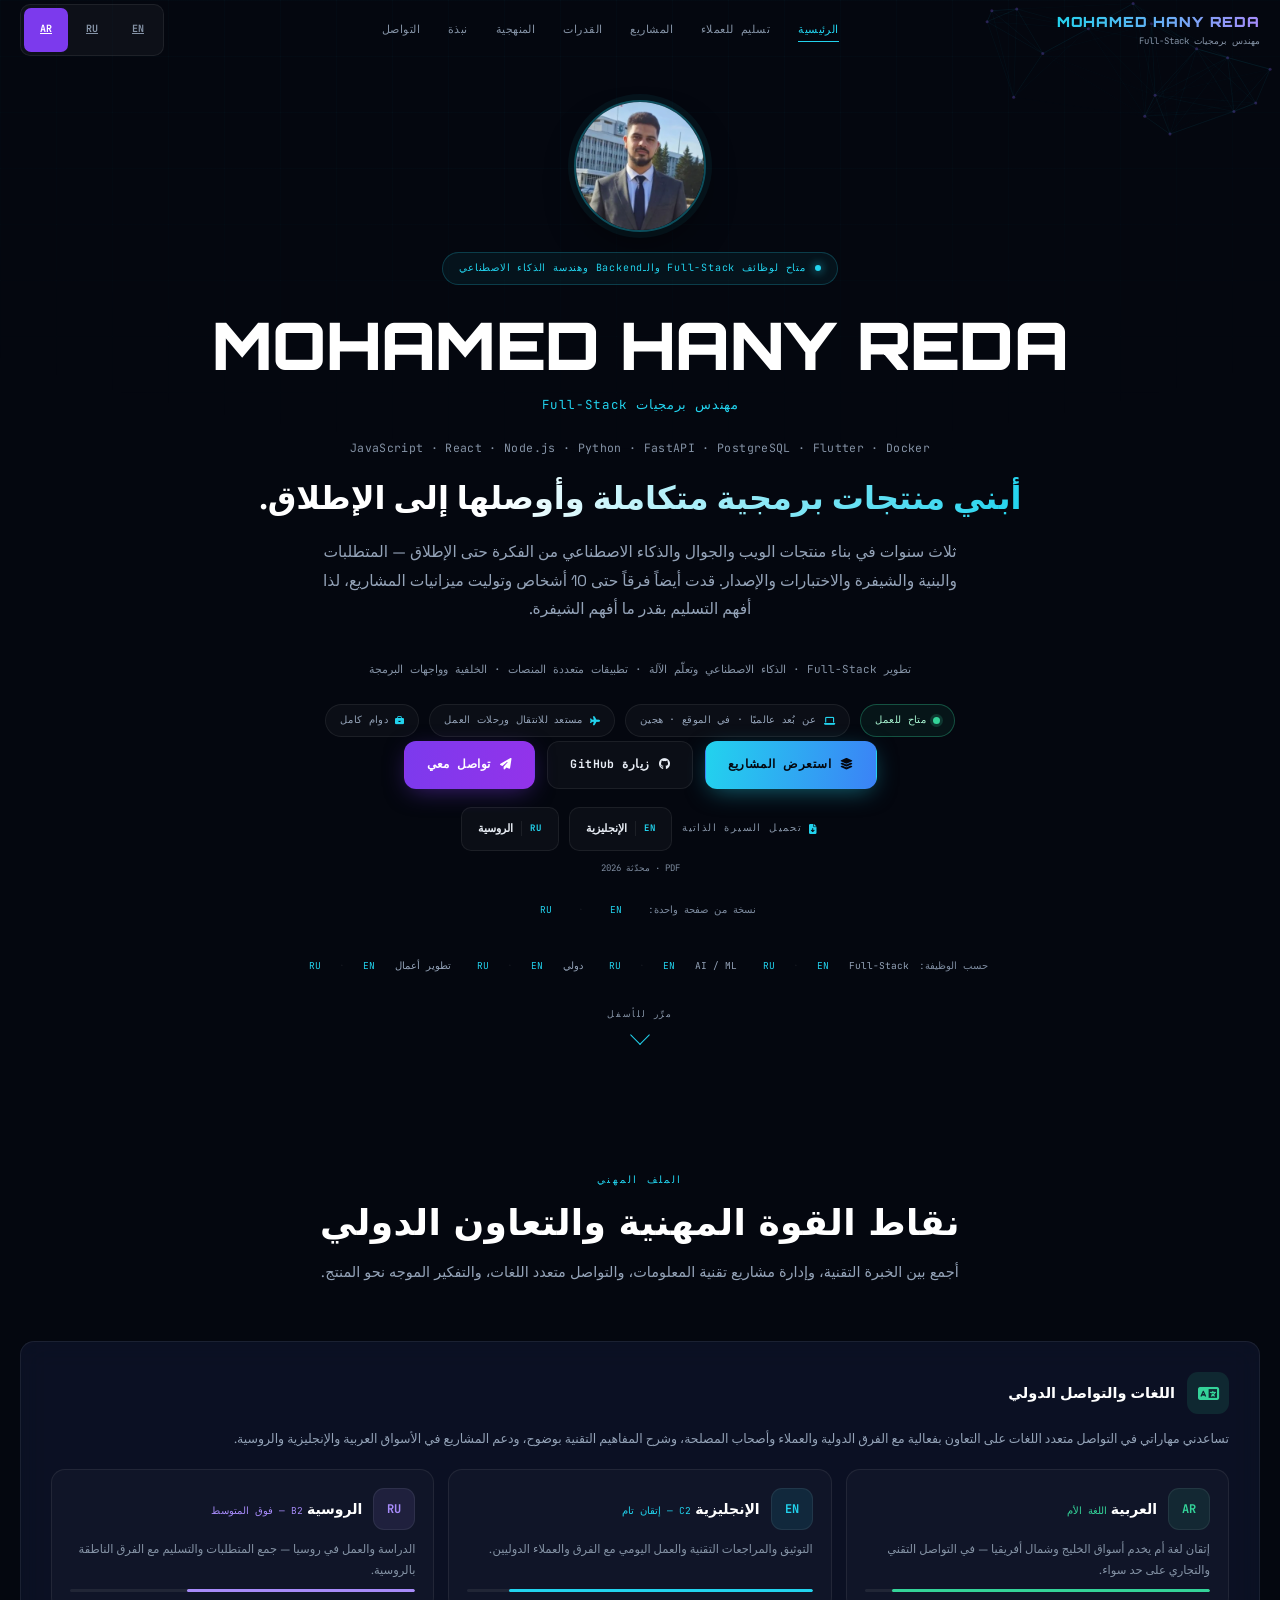
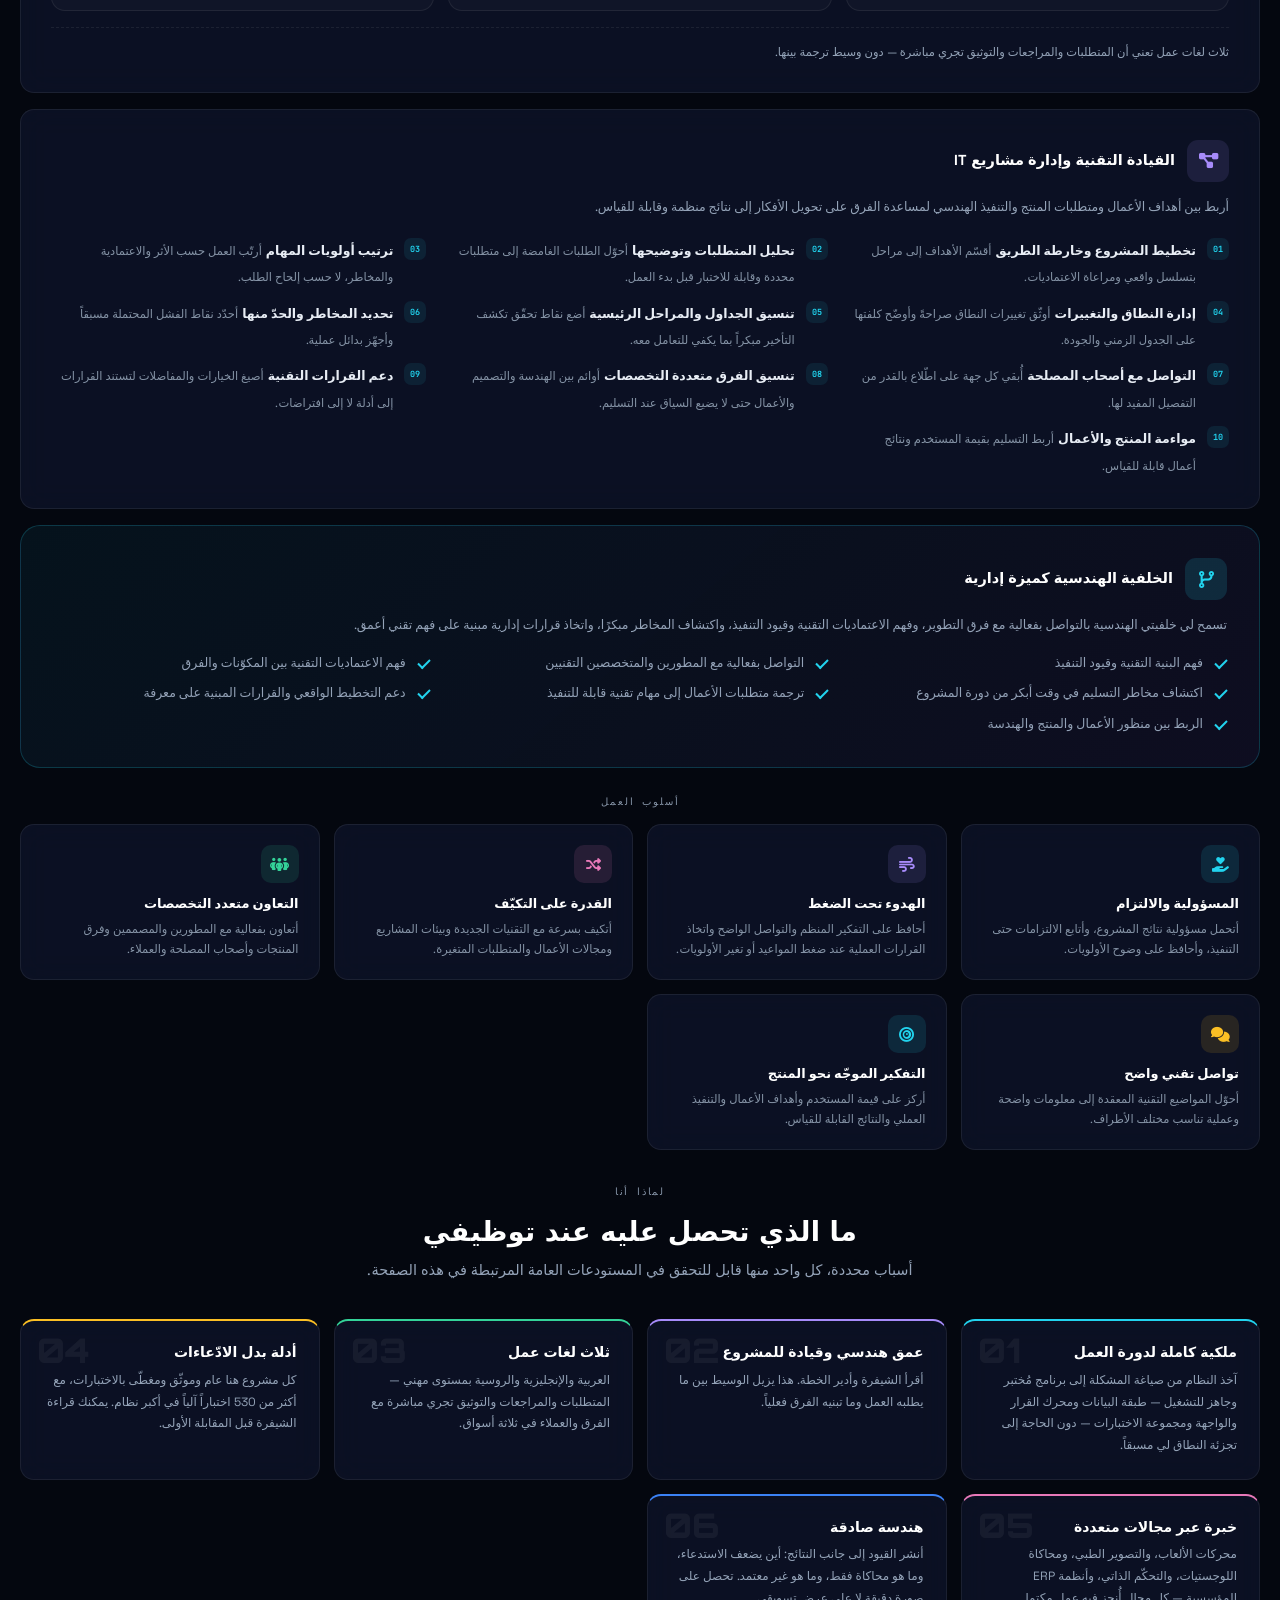
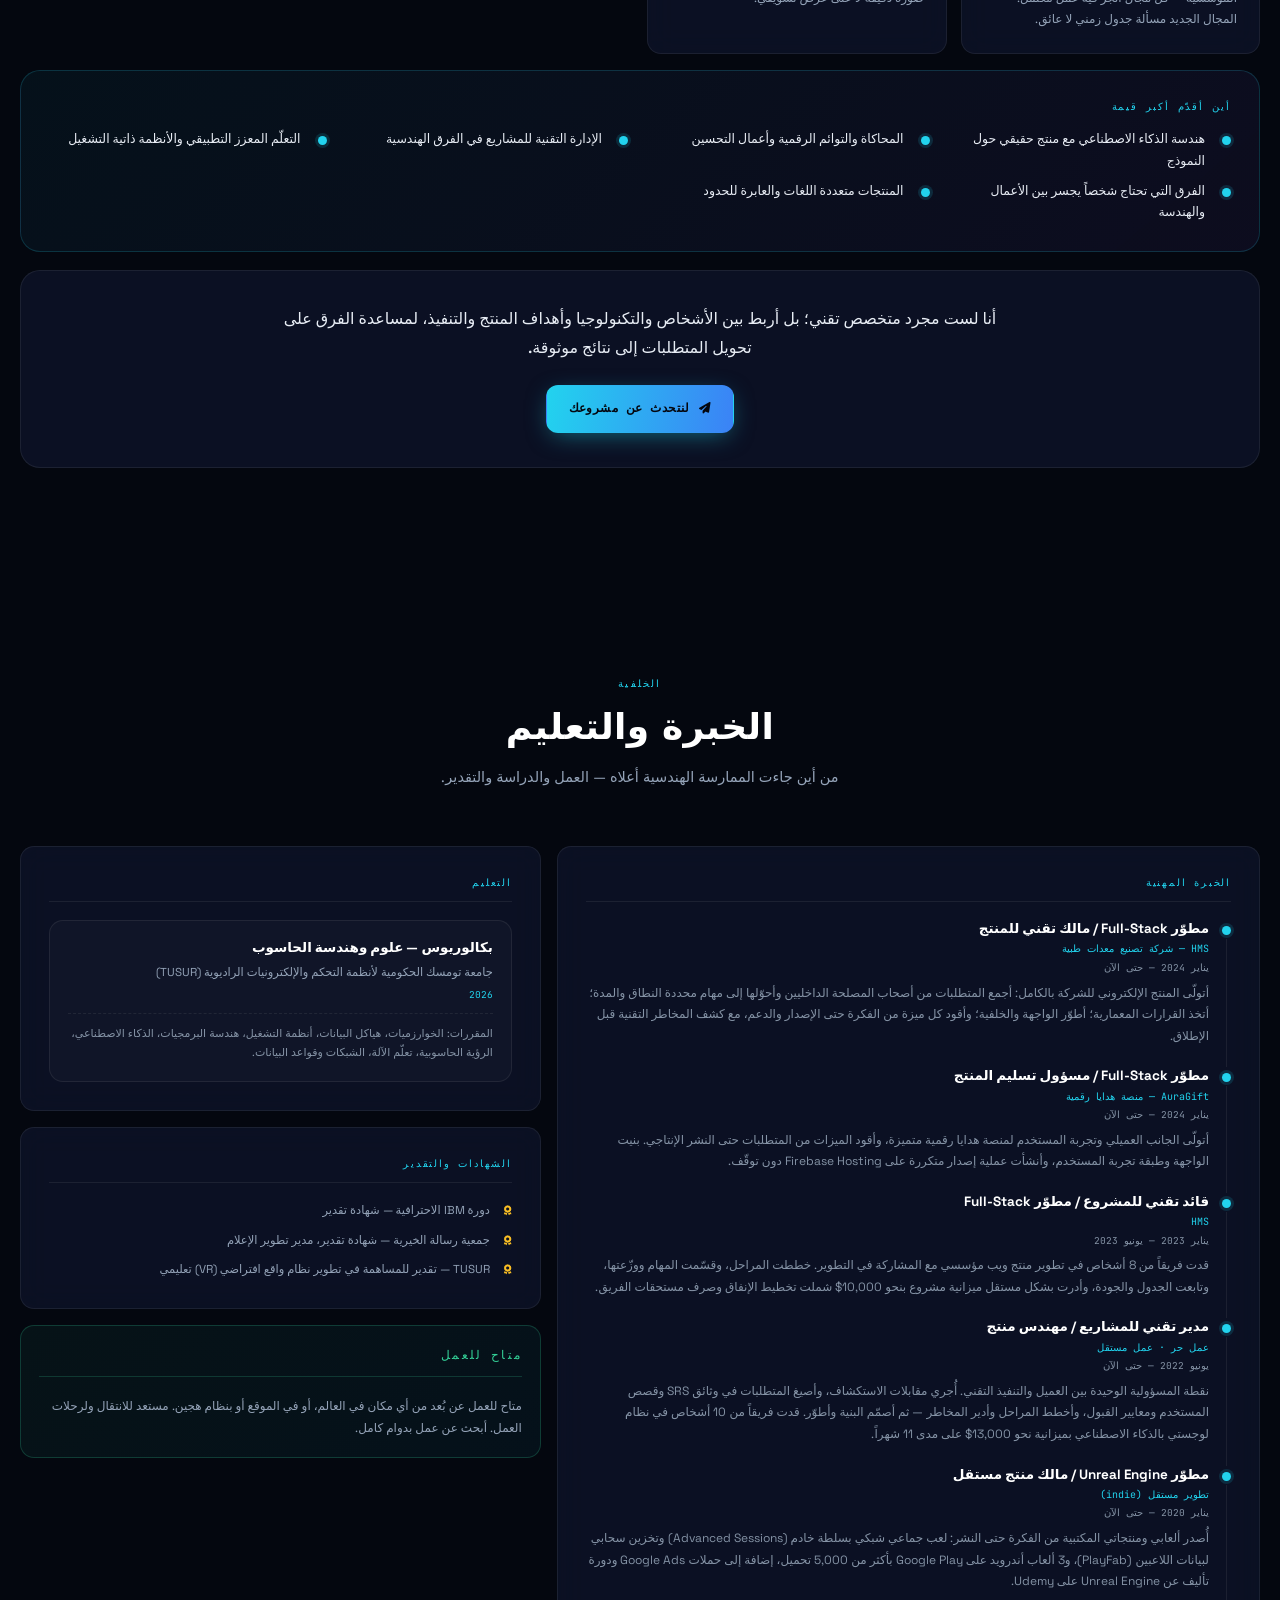
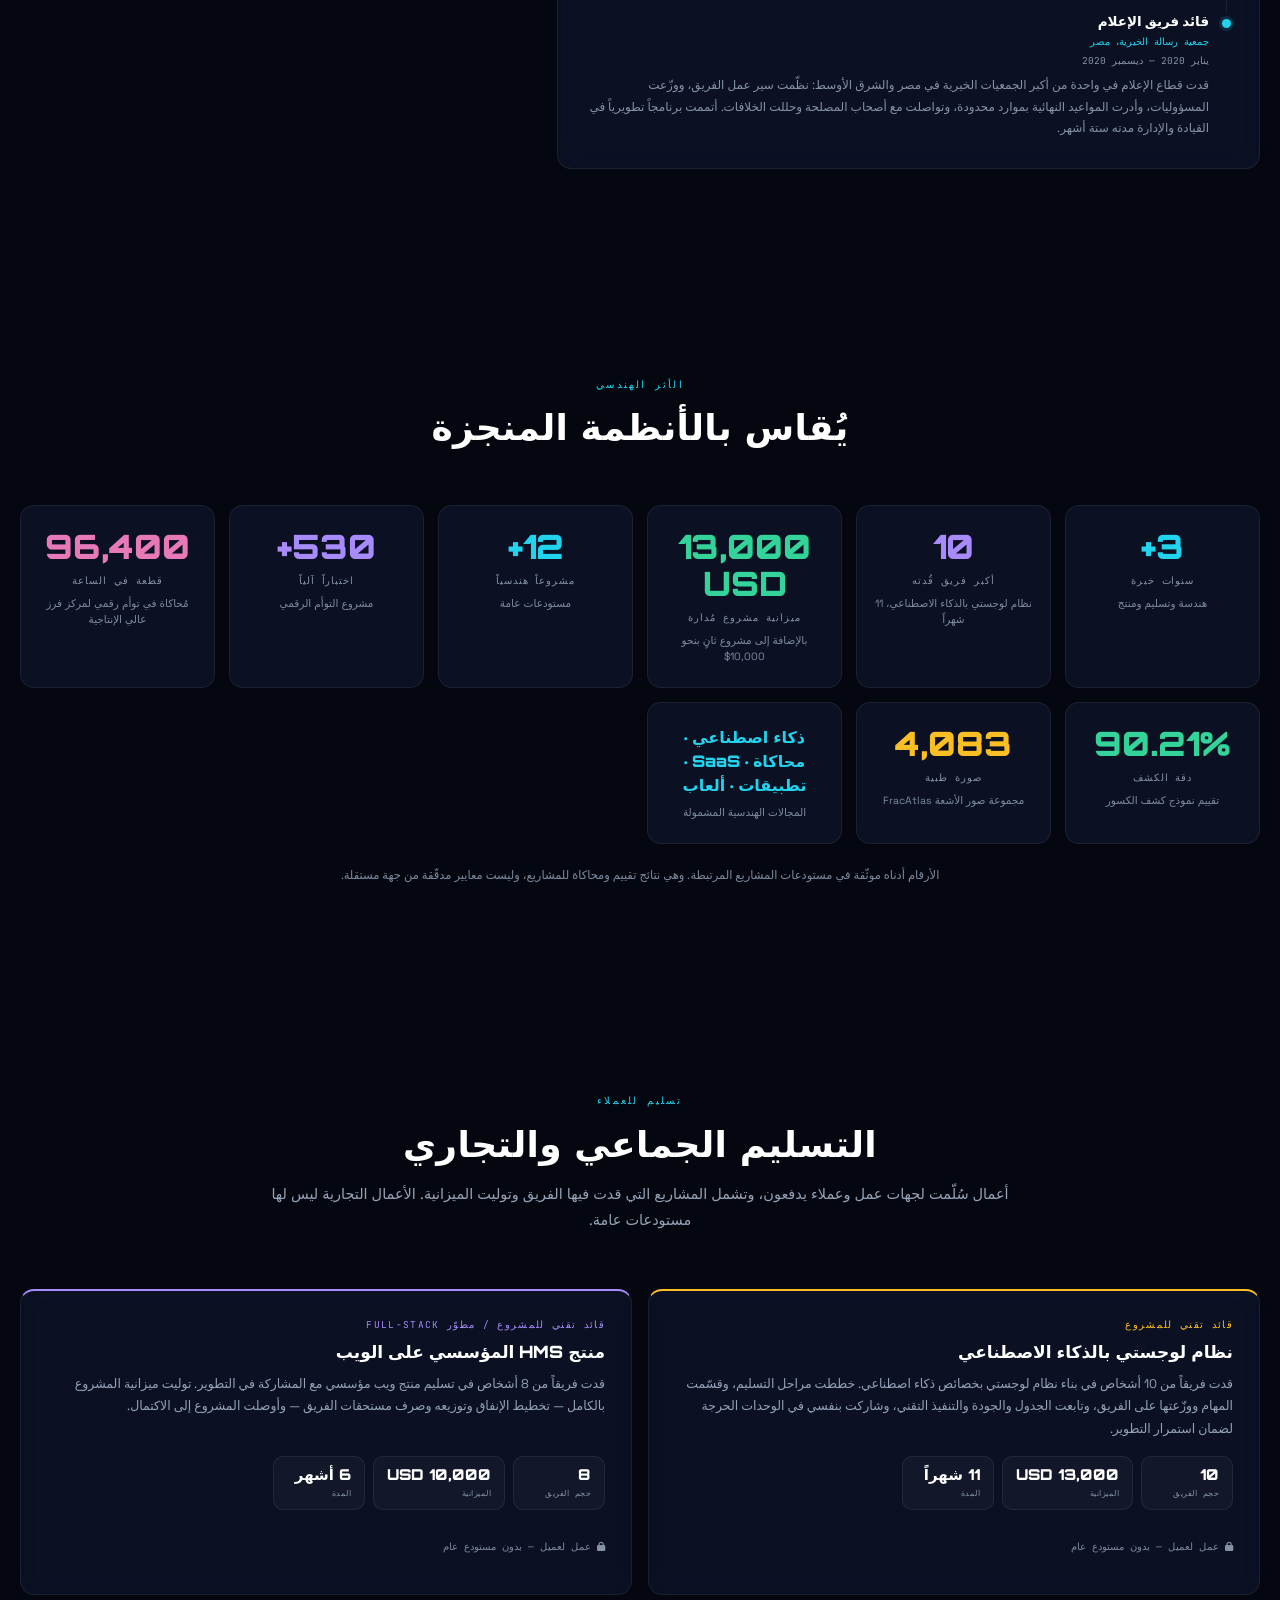
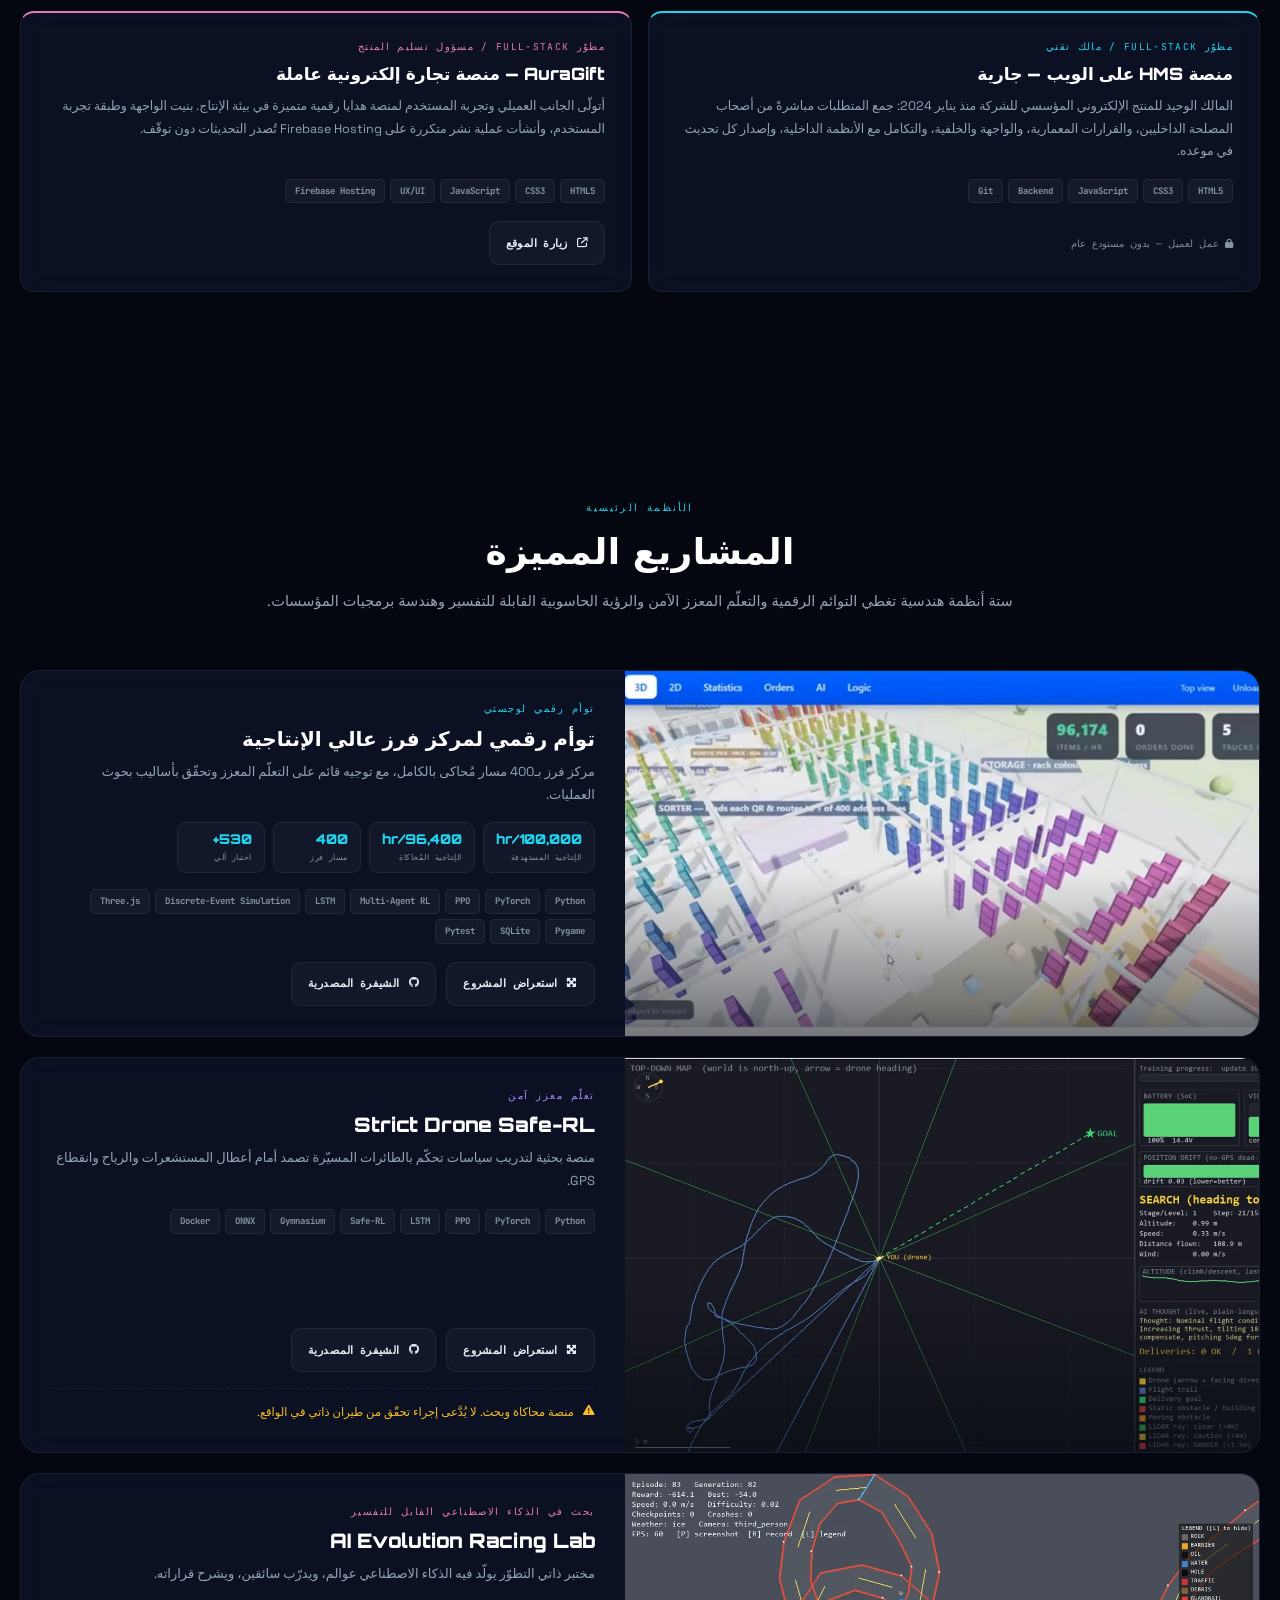
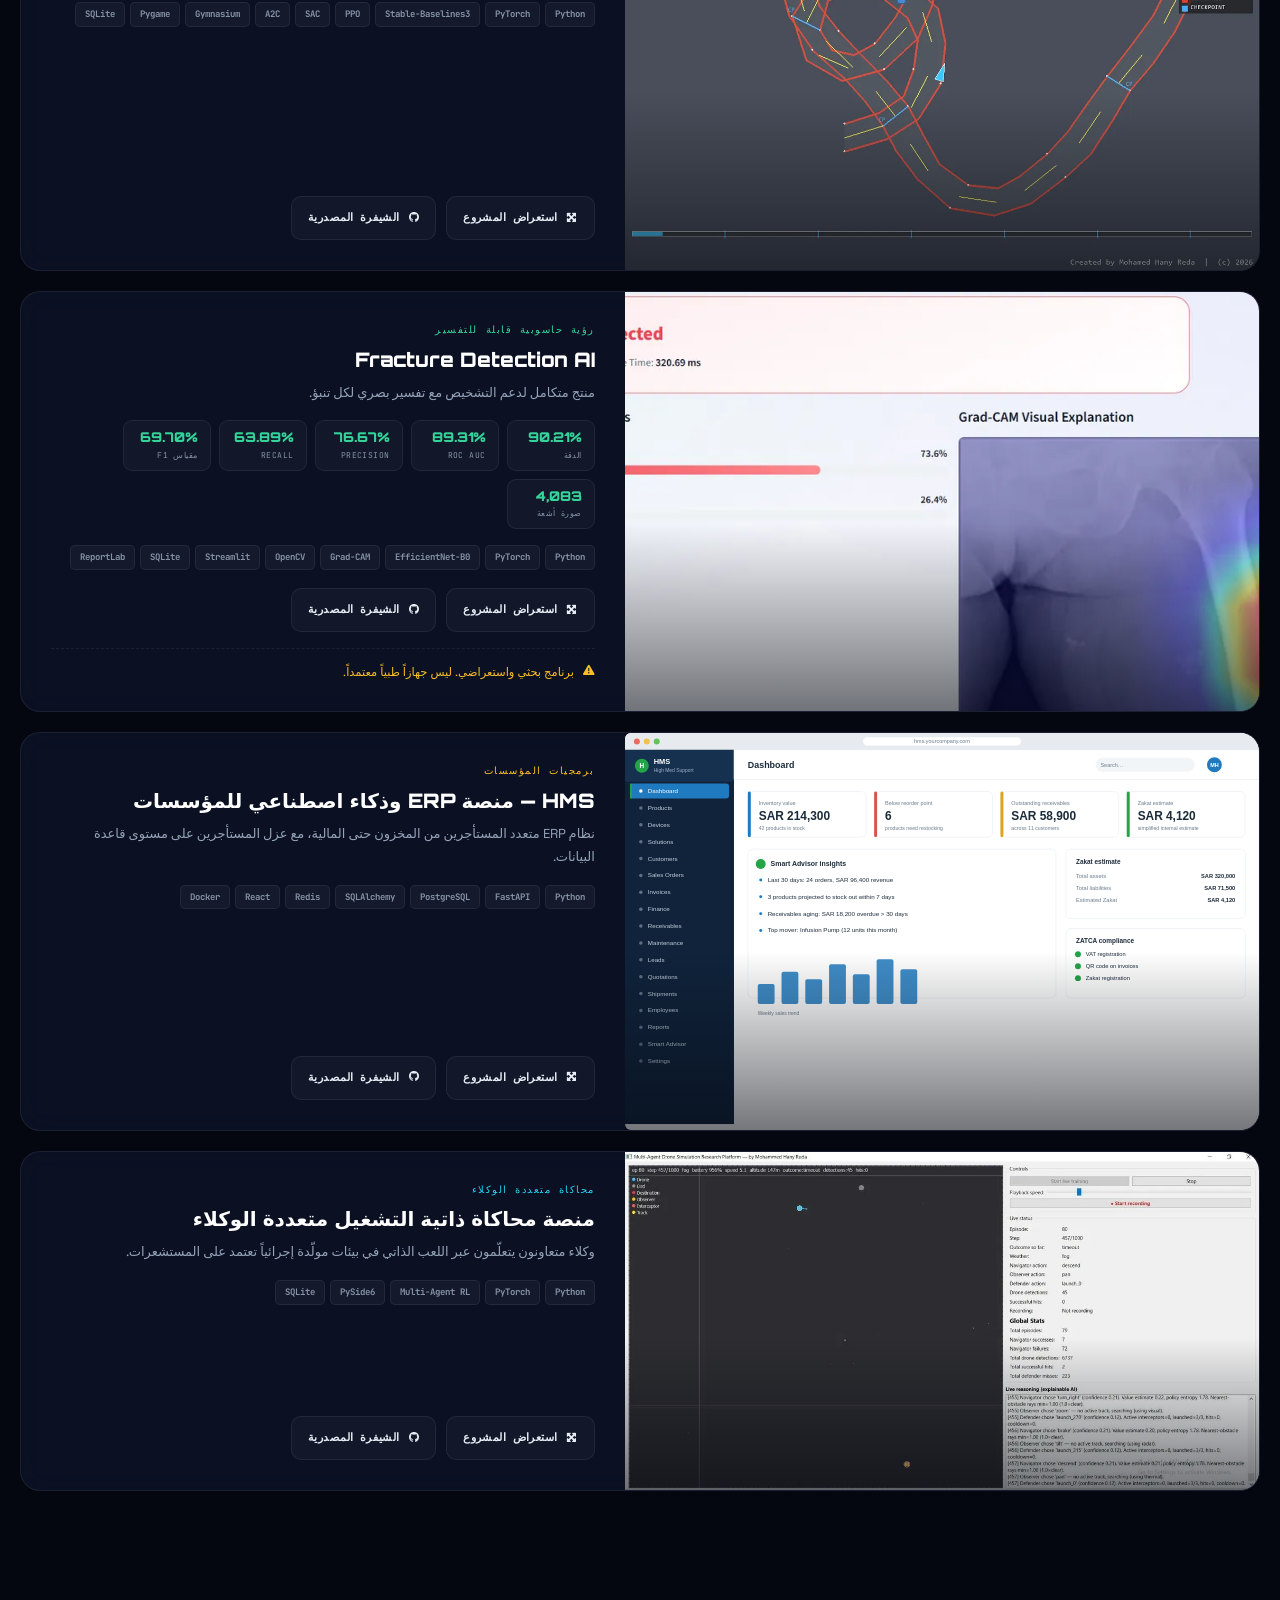
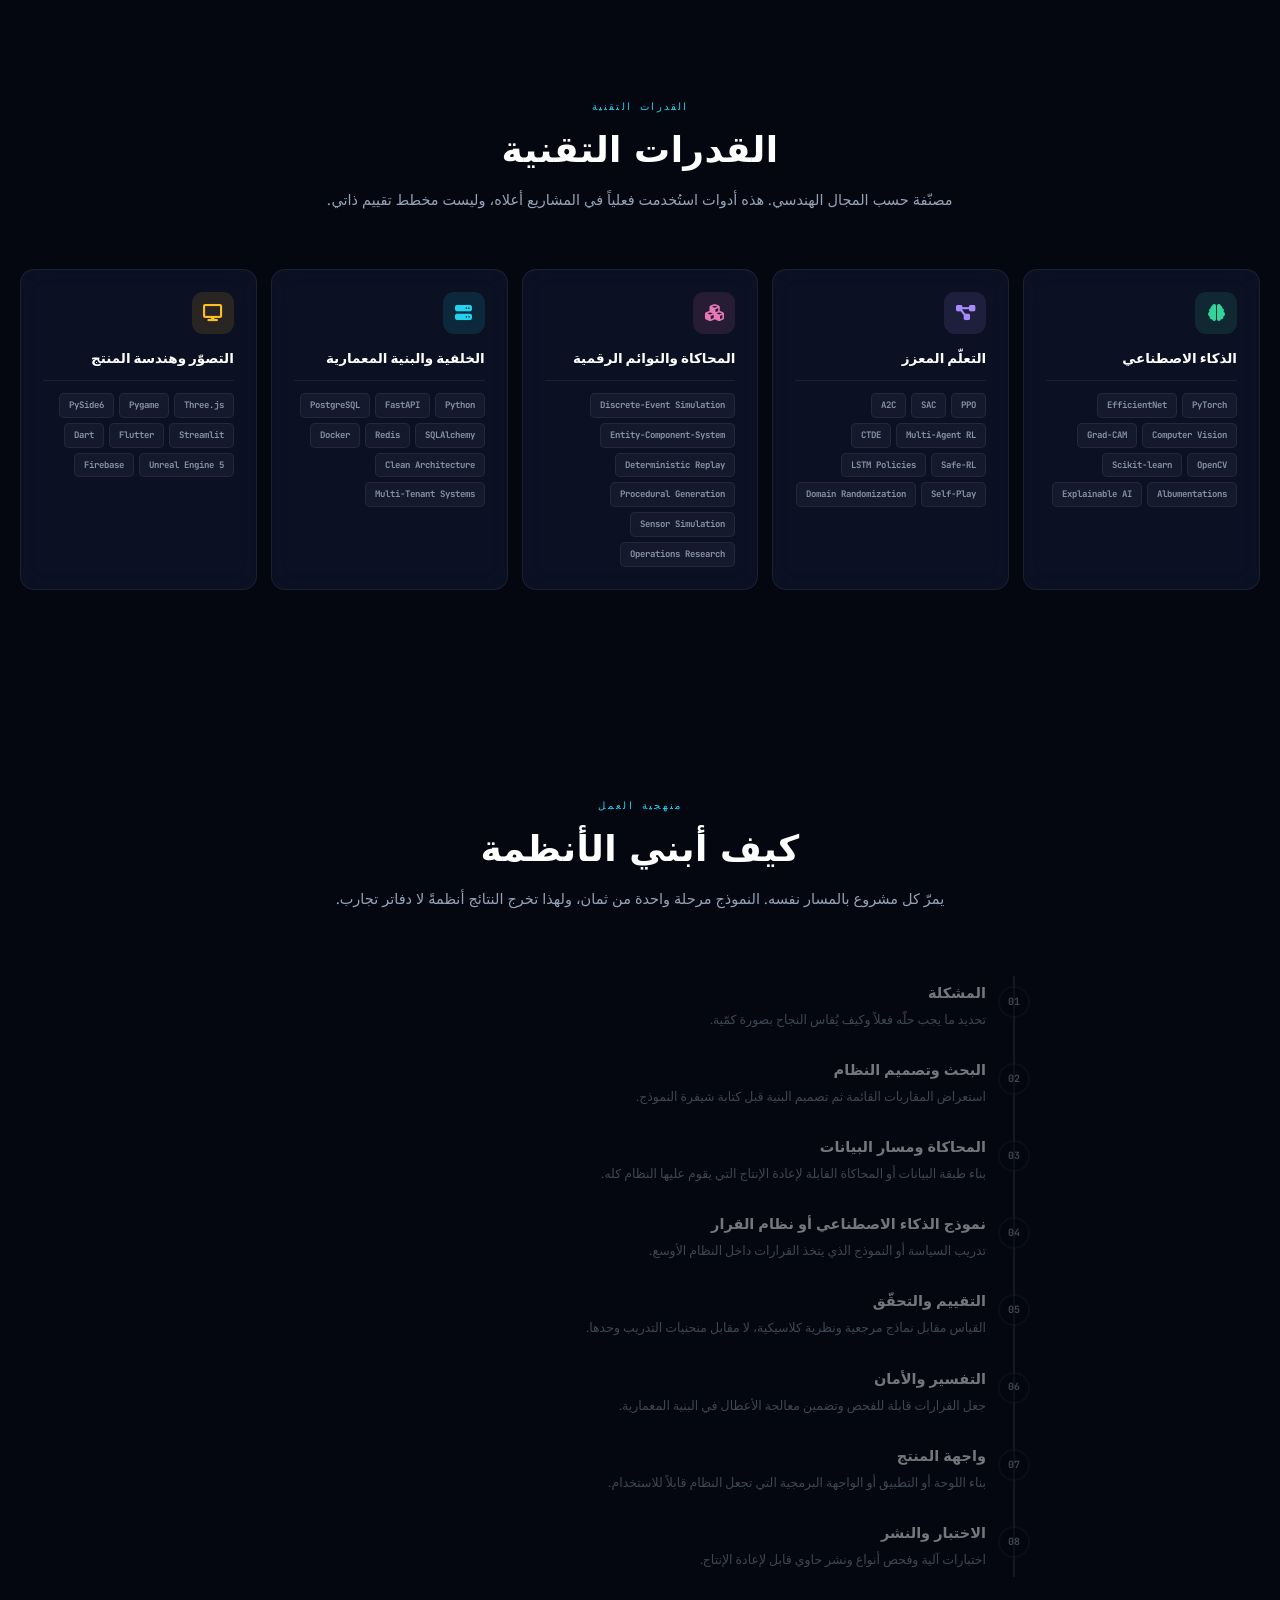
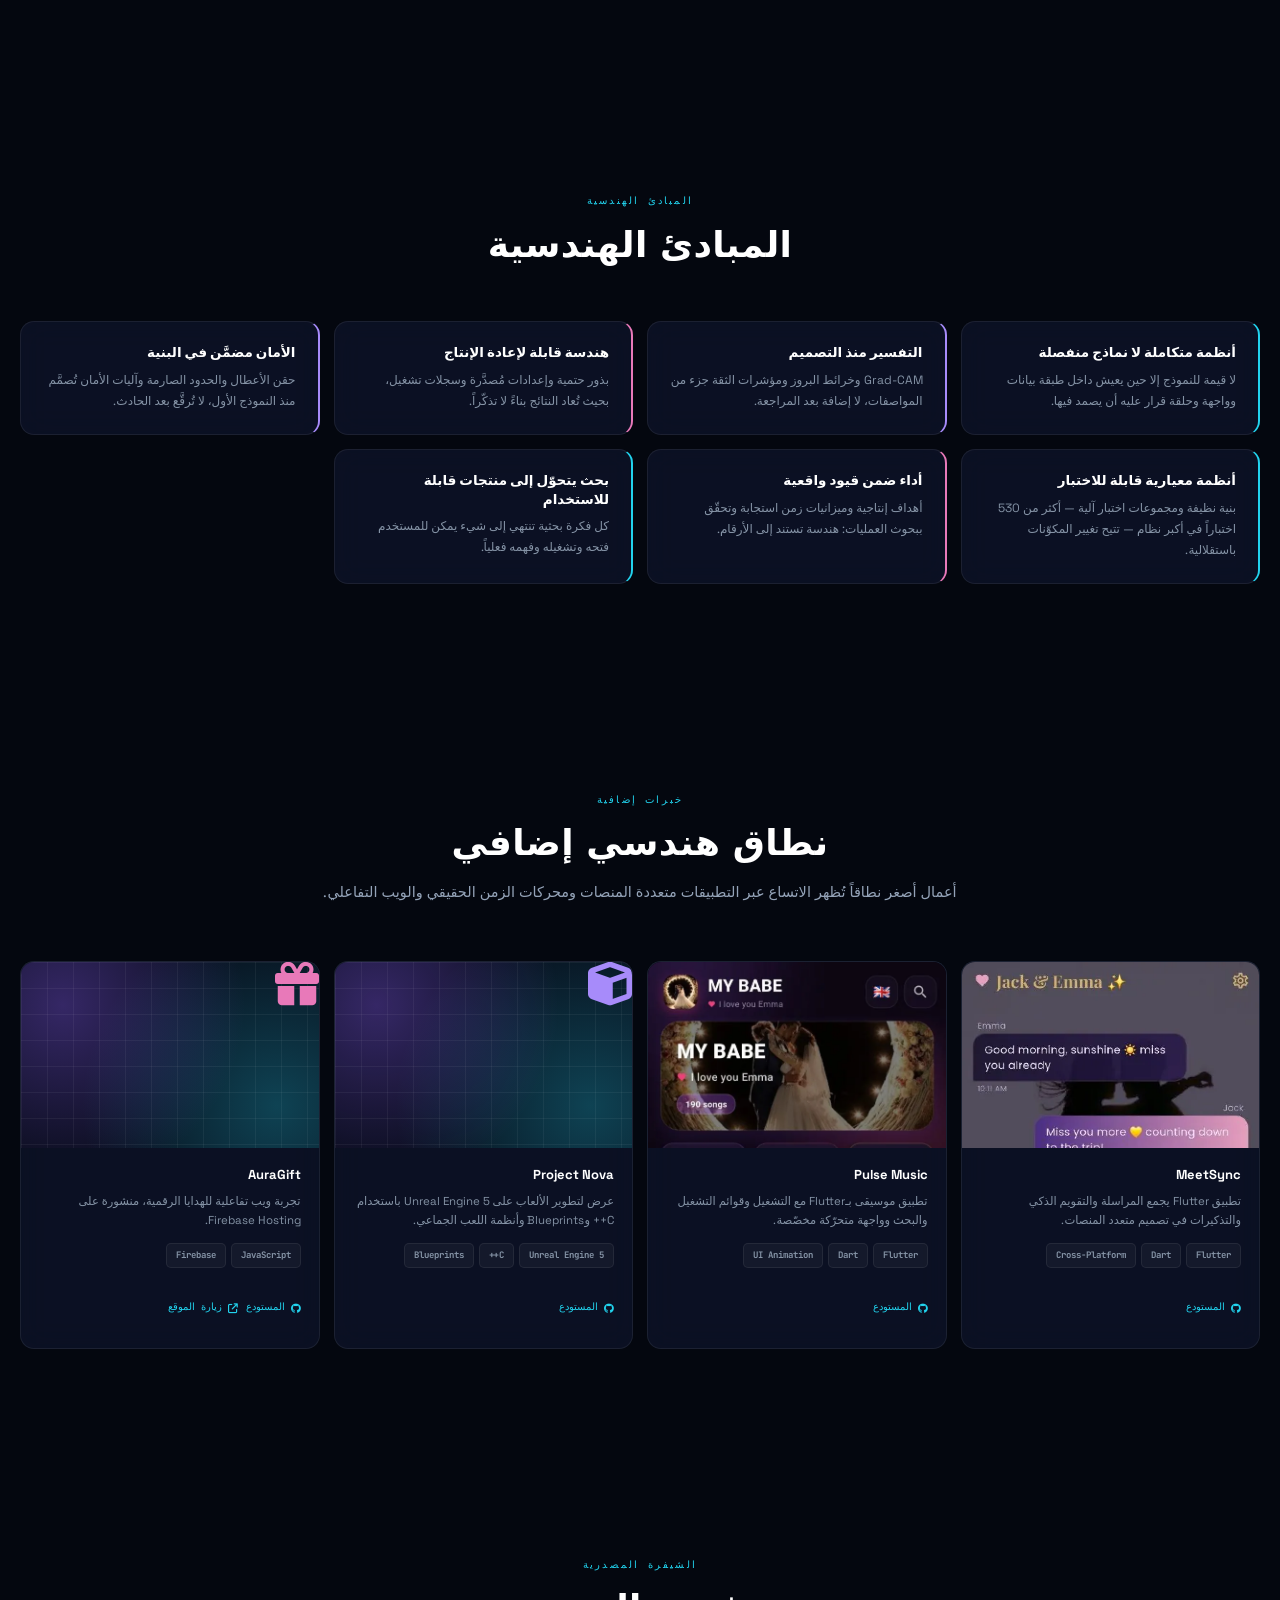
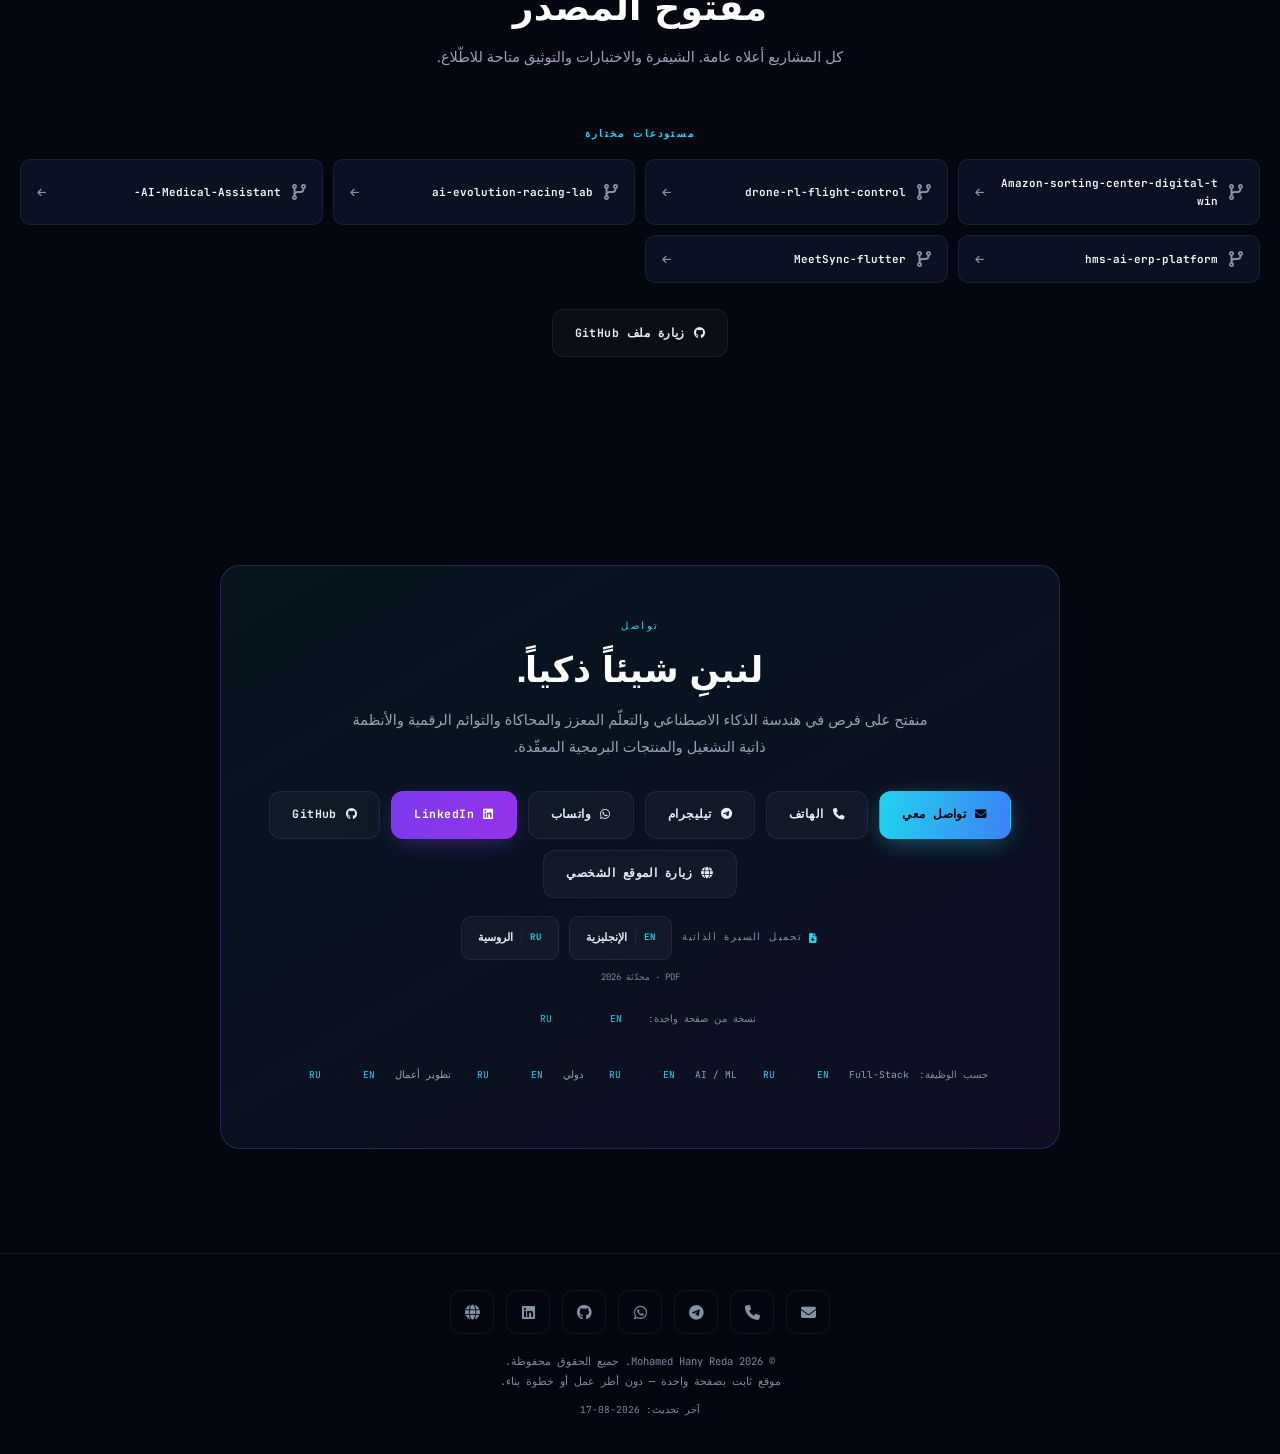
<file: ar/index.html>
<!DOCTYPE html>
<html lang="ar" dir="rtl" data-asset-base="../">
<head>
<meta charset="UTF-8">
<meta name="viewport" content="width=device-width, initial-scale=1, viewport-fit=cover">
<title>محمد هاني رضا | مهندس برمجيات Full-Stack</title>
<meta name="description" content="مهندس برمجيات Full-Stack بخبرة تتجاوز 3 سنوات في بناء منتجات الويب والجوال والذكاء الاصطناعي من الفكرة حتى الإطلاق — JavaScript وPython وFlutter وFastAPI وPostgreSQL وPyTorch. قاد فرقاً حتى 10 أشخاص.">
<meta name="author" content="Mohamed Hany Reda">
<link rel="canonical" href="https://hany15.github.io/Hany-Reda-Portfolio/ar/">

<link rel="alternate" hreflang="en" href="https://hany15.github.io/Hany-Reda-Portfolio/">
<link rel="alternate" hreflang="ru" href="https://hany15.github.io/Hany-Reda-Portfolio/ru/">
<link rel="alternate" hreflang="ar" href="https://hany15.github.io/Hany-Reda-Portfolio/ar/">
<link rel="alternate" hreflang="x-default" href="https://hany15.github.io/Hany-Reda-Portfolio/">
<meta property="og:locale:alternate" content="en_US">
<meta property="og:locale:alternate" content="ru_RU">
<meta property="og:type" content="website">
<meta property="og:url" content="https://hany15.github.io/Hany-Reda-Portfolio/ar/">
<meta property="og:title" content="محمد هاني رضا | مهندس برمجيات Full-Stack">
<meta property="og:description" content="مهندس برمجيات Full-Stack بخبرة تتجاوز 3 سنوات في بناء منتجات الويب والجوال والذكاء الاصطناعي من الفكرة حتى الإطلاق — JavaScript وPython وFlutter وFastAPI وPostgreSQL وPyTorch. قاد فرقاً حتى 10 أشخاص.">
<meta property="og:image" content="https://hany15.github.io/Hany-Reda-Portfolio/assets/img/og-ar.png">
<meta property="og:image:width" content="1200">
<meta property="og:image:height" content="630">
<meta property="og:image:alt" content="صورة شخصية لمحمد هاني رضا">
<meta property="og:locale" content="ar_SA">
<meta name="twitter:card" content="summary_large_image">
<meta name="twitter:title" content="محمد هاني رضا | مهندس برمجيات Full-Stack">
<meta name="twitter:description" content="مهندس برمجيات Full-Stack بخبرة تتجاوز 3 سنوات في بناء منتجات الويب والجوال والذكاء الاصطناعي من الفكرة حتى الإطلاق — JavaScript وPython وFlutter وFastAPI وPostgreSQL وPyTorch. قاد فرقاً حتى 10 أشخاص.">
<meta name="twitter:image" content="https://hany15.github.io/Hany-Reda-Portfolio/assets/img/og-ar.png">
<meta name="theme-color" content="#04070f">
<script type="application/ld+json" id="jsonld">[{"@context":"https://schema.org","@type":"Person","@id":"https://hany15.github.io/Hany-Reda-Portfolio/#person","name":"Mohamed Hany Reda","alternateName":["Мохамед Хани Реда","محمد هاني رضا"],"jobTitle":"مهندس برمجيات Full-Stack","description":"مهندس برمجيات Full-Stack بخبرة تتجاوز 3 سنوات في بناء منتجات الويب والجوال والذكاء الاصطناعي من الفكرة حتى الإطلاق — JavaScript وPython وFlutter وFastAPI وPostgreSQL وPyTorch. قاد فرقاً حتى 10 أشخاص.","url":"https://hany15.github.io/Hany-Reda-Portfolio/ar/","image":"https://hany15.github.io/Hany-Reda-Portfolio/assets/img/profile-640.webp","email":"mailto:developeractionobject@gmail.com","alumniOf":{"@type":"CollegeOrUniversity","name":"Tomsk State University of Control Systems and Radioelectronics (TUSUR)"},"knowsLanguage":[{"@type":"Language","name":"Arabic"},{"@type":"Language","name":"English"},{"@type":"Language","name":"Russian"}],"knowsAbout":["Reinforcement Learning","Digital Twins","Discrete-Event Simulation","Autonomous Systems","Explainable AI","Computer Vision","Software Architecture","Technical Project Management","Multi-Agent Systems","PyTorch","FastAPI","PostgreSQL"],"telephone":"+79969382354","contactPoint":[{"@type":"ContactPoint","contactType":"sales","telephone":"+79969382354","url":"https://wa.me/79969382354","availableLanguage":["Arabic","English","Russian"]},{"@type":"ContactPoint","contactType":"customer support","url":"https://t.me/Hany_230","availableLanguage":["Arabic","English","Russian"]}],"sameAs":["https://github.com/Hany15","https://www.linkedin.com/in/hany-reda-854667417","https://t.me/Hany_230"]},{"@context":"https://schema.org","@type":"WebSite","@id":"https://hany15.github.io/Hany-Reda-Portfolio/#website","url":"https://hany15.github.io/Hany-Reda-Portfolio/","name":"محمد هاني رضا | مهندس برمجيات Full-Stack","description":"مهندس برمجيات Full-Stack بخبرة تتجاوز 3 سنوات في بناء منتجات الويب والجوال والذكاء الاصطناعي من الفكرة حتى الإطلاق — JavaScript وPython وFlutter وFastAPI وPostgreSQL وPyTorch. قاد فرقاً حتى 10 أشخاص.","inLanguage":"ar","author":{"@id":"https://hany15.github.io/Hany-Reda-Portfolio/#person"}},{"@context":"https://schema.org","@type":"ProfilePage","@id":"https://hany15.github.io/Hany-Reda-Portfolio/ar/#profile","url":"https://hany15.github.io/Hany-Reda-Portfolio/ar/","inLanguage":"ar","mainEntity":{"@id":"https://hany15.github.io/Hany-Reda-Portfolio/#person"},"isPartOf":{"@id":"https://hany15.github.io/Hany-Reda-Portfolio/#website"}}]</script>

<script async src="https://www.googletagmanager.com/gtag/js?id=G-1WG4306FK6"></script>
<script>
  window.dataLayer=window.dataLayer||[];function gtag(){dataLayer.push(arguments);}
  gtag('js',new Date());gtag('config','G-1WG4306FK6',{send_page_view:true});
  function trackContact(m){gtag('event','contact_click',{event_category:'Contact',event_label:m});}
  function trackProject(n){gtag('event','project_open',{event_category:'Projects',event_label:n});}
</script>

<link rel="preconnect" href="https://fonts.googleapis.com">
<link rel="preconnect" href="https://fonts.gstatic.com" crossorigin>
<link href="https://fonts.googleapis.com/css2?family=Space+Grotesk:wght@300;400;500;600;700&family=Orbitron:wght@700;900&family=JetBrains+Mono:wght@400;700&display=swap" rel="stylesheet">
<link rel="stylesheet" href="https://cdnjs.cloudflare.com/ajax/libs/font-awesome/6.4.0/css/all.min.css">
<link rel="stylesheet" href="../assets/css/main.css?v=09c6f1a6">
</head>
<body>

<a class="skip-link" href="#main" data-i18n="a11y.skip">تخطَّ إلى المحتوى الرئيسي</a>
<div id="progress" role="progressbar" aria-hidden="true" data-i18n-attr="aria-label:a11y.progress" aria-label="تقدّم القراءة"></div>
<canvas id="bg-canvas" aria-hidden="true"></canvas>
<div class="grid-overlay" aria-hidden="true"></div>

<!-- ═══ NAV ═══ -->
<header id="nav">
  <div class="nav-inner">
    <a class="brand" href="#hero">
      <span class="brand-name">MOHAMED HANY REDA</span>
      <span class="brand-role" data-i18n="role.full">مهندس برمجيات Full-Stack</span>
    </a>
    <nav class="nav-links" aria-label="Primary">
      <a href="#hero" data-i18n="nav.home">الرئيسية</a>
      <a href="#delivery" data-i18n="deliv.eyebrow">تسليم للعملاء</a>
      <a href="#projects" data-i18n="nav.projects">المشاريع</a>
      <a href="#capabilities" data-i18n="nav.capabilities">القدرات</a>
      <a href="#process" data-i18n="nav.process">المنهجية</a>
      <a href="#background" data-i18n="nav.about">نبذة</a>
      <a href="#contact" data-i18n="nav.contact">التواصل</a>
    </nav>
    <div class="nav-right">
      <div class="lang-switch" role="group" data-i18n-attr="aria-label:nav.langLabel" aria-label="اختيار اللغة">
        <a class="lang-btn" href="../" hreflang="en" data-lang="en" aria-pressed="false">EN</a>
        <a class="lang-btn" href="../ru/" hreflang="ru" data-lang="ru" aria-pressed="false">RU</a>
        <a class="lang-btn" href="./" hreflang="ar" data-lang="ar" aria-pressed="true" aria-current="page">AR</a>
      </div>
      <button class="nav-toggle" type="button" aria-expanded="false" aria-controls="mobile-menu"
              data-i18n-attr="aria-label:nav.menu" aria-label="فتح القائمة"><i class="fa-solid fa-bars" aria-hidden="true"></i></button>
    </div>
  </div>
</header>
<nav id="mobile-menu" aria-label="Mobile">
  <a href="#hero" data-i18n="nav.home">الرئيسية</a>
  <a href="#projects" data-i18n="nav.projects">المشاريع</a>
  <a href="#capabilities" data-i18n="nav.capabilities">القدرات</a>
  <a href="#process" data-i18n="nav.process">المنهجية</a>
  <a href="#background" data-i18n="nav.about">نبذة</a>
  <a href="#contact" data-i18n="nav.contact">التواصل</a>
</nav>

<main id="main">

<!-- ═══ HERO ═══ -->
<section id="hero">
  <img class="hero-photo" src="../assets/img/profile-640.webp"
       srcset="../assets/img/profile-320.webp 320w, ../assets/img/profile-640.webp 640w"
       sizes="132px" width="132" height="132" fetchpriority="high"
       data-i18n-attr="alt:photo.alt" alt="صورة شخصية لمحمد هاني رضا">
  <p class="hero-badge"><i aria-hidden="true"></i><span data-i18n="hero.badge">متاح لوظائف Full-Stack والـBackend وهندسة الذكاء الاصطناعي</span></p>
  <h1 class="hero-name">MOHAMED HANY REDA</h1>
  <p class="hero-role" data-i18n="role.full">مهندس برمجيات Full-Stack</p>
  <p class="hero-stack" data-i18n="role.stack">JavaScript · React · Node.js · Python · FastAPI · PostgreSQL · Flutter · Docker</p>
  <p class="hero-headline" data-i18n="hero.headline">أبني منتجات برمجية متكاملة وأوصلها إلى الإطلاق.</p>
  <p class="hero-support" data-i18n="hero.support">ثلاث سنوات في بناء منتجات الويب والجوال والذكاء الاصطناعي من الفكرة حتى الإطلاق — المتطلبات والبنية والشيفرة والاختبارات والإصدار. قدت أيضاً فرقاً حتى 10 أشخاص وتوليت ميزانيات المشاريع، لذا أفهم التسليم بقدر ما أفهم الشيفرة.</p>
  <p class="hero-spec" data-i18n="hero.spec">تطوير Full-Stack · الذكاء الاصطناعي وتعلّم الآلة · تطبيقات متعددة المنصات · الخلفية وواجهات البرمجة</p>
  <div class="avail-strip">
    <span class="avail-chip live"><span class="avail-dot" aria-hidden="true"></span><span data-i18n="avail.status">متاح للعمل</span></span>
    <span class="avail-chip"><i class="fa-solid fa-laptop" aria-hidden="true"></i><span data-i18n="avail.mode">عن بُعد عالميًا · في الموقع · هجين</span></span>
    <span class="avail-chip"><i class="fa-solid fa-plane" aria-hidden="true"></i><span data-i18n="avail.trips">مستعد للانتقال ورحلات العمل</span></span>
    <span class="avail-chip"><i class="fa-solid fa-briefcase" aria-hidden="true"></i><span data-i18n="avail.employment">دوام كامل</span></span>
  </div>
  <div class="hero-cta">
    <a class="btn btn-primary" href="#projects"><i class="fa-solid fa-layer-group" aria-hidden="true"></i><span data-i18n="hero.cta.projects">استعرض المشاريع</span></a>
    <a class="btn btn-ghost" href="https://github.com/Hany15" target="_blank" rel="noopener" onclick="trackContact('GitHub-Hero')"><i class="fa-brands fa-github" aria-hidden="true"></i><span data-i18n="hero.cta.github">زيارة GitHub</span></a>
    <a class="btn btn-secondary" href="#contact"><i class="fa-solid fa-paper-plane" aria-hidden="true"></i><span data-i18n="hero.cta.contact">تواصل معي</span></a>
  </div>
  <div class="cv-row">
    <span class="cv-label"><i class="fa-solid fa-file-arrow-down" aria-hidden="true"></i><span data-i18n="cv.label">تحميل السيرة الذاتية</span></span>
    <a class="cv-btn" href="../cv/cv_en.pdf" download="Mohamed-Hany-Reda-CV-EN.pdf"
       data-i18n-attr="aria-label:cv.aria.en" onclick="trackContact('CV-EN')" aria-label="تحميل السيرة الذاتية بالإنجليزية، ملف PDF">
      <span class="flag">EN</span><span data-i18n="cv.en">الإنجليزية</span></a>
    <a class="cv-btn" href="../cv/cv_ru.pdf" download="Mohamed-Hany-Reda-CV-RU.pdf"
       data-i18n-attr="aria-label:cv.aria.ru" onclick="trackContact('CV-RU')" aria-label="تحميل السيرة الذاتية بالروسية، ملف PDF">
      <span class="flag">RU</span><span data-i18n="cv.ru">الروسية</span></a>
    <span class="cv-hint" data-i18n="cv.hint">PDF · محدّثة 2026</span>
    <span class="cv-onepage">
      <span data-i18n="cv.onepage">نسخة من صفحة واحدة:</span>
      <a href="../cv/cv_en_1page.pdf" download="Mohamed-Hany-Reda-CV-EN-1page.pdf"
         data-i18n-attr="aria-label:cv.aria.en1" onclick="trackContact('CV-EN-1page')" aria-label="تحميل سيرة ذاتية من صفحة واحدة بالإنجليزية، PDF">EN</a>
      <span class="sep" aria-hidden="true">·</span>
      <a href="../cv/cv_ru_1page.pdf" download="Mohamed-Hany-Reda-CV-RU-1page.pdf"
         data-i18n-attr="aria-label:cv.aria.ru1" onclick="trackContact('CV-RU-1page')" aria-label="تحميل سيرة ذاتية من صفحة واحدة بالروسية، PDF">RU</a>
    </span>
    <span class="cv-onepage cv-targeted">
      <span data-i18n="cv.targeted">حسب الوظيفة:</span>
      <span class="cv-tset"><span class="cv-tlabel" data-i18n="cv.fs">Full-Stack</span>
        <a href="../cv/cv_fullstack_en.pdf" download="Mohamed-Hany-Reda-CV-FullStack-EN.pdf" onclick="trackContact('CV-FS-EN')">EN</a>
        <span class="sep" aria-hidden="true">·</span>
        <a href="../cv/cv_fullstack_ru.pdf" download="Mohamed-Hany-Reda-CV-FullStack-RU.pdf" onclick="trackContact('CV-FS-RU')">RU</a></span>
      <span class="cv-tset"><span class="cv-tlabel" data-i18n="cv.ai">AI / ML</span>
        <a href="../cv/cv_ai_en.pdf" download="Mohamed-Hany-Reda-CV-AI-EN.pdf" onclick="trackContact('CV-AI-EN')">EN</a>
        <span class="sep" aria-hidden="true">·</span>
        <a href="../cv/cv_ai_ru.pdf" download="Mohamed-Hany-Reda-CV-AI-RU.pdf" onclick="trackContact('CV-AI-RU')">RU</a></span>
      <span class="cv-tset"><span class="cv-tlabel" data-i18n="cv.intl">دولي</span>
        <a href="../cv/cv_intl_en.pdf" download="Mohamed-Hany-Reda-CV-International-EN.pdf" onclick="trackContact('CV-INTL-EN')">EN</a>
        <span class="sep" aria-hidden="true">·</span>
        <a href="../cv/cv_intl_ru.pdf" download="Mohamed-Hany-Reda-CV-International-RU.pdf" onclick="trackContact('CV-INTL-RU')">RU</a></span>
      <span class="cv-tset"><span class="cv-tlabel" data-i18n="cv.bd">تطوير أعمال</span>
        <a href="../cv/cv_bd_en.pdf" download="Mohamed-Hany-Reda-CV-BizDev-EN.pdf" onclick="trackContact('CV-BD-EN')">EN</a>
        <span class="sep" aria-hidden="true">·</span>
        <a href="../cv/cv_bd_ru.pdf" download="Mohamed-Hany-Reda-CV-BizDev-RU.pdf" onclick="trackContact('CV-BD-RU')">RU</a></span>
    </span>
  </div>
  <div class="scroll-hint" aria-hidden="true"><span data-i18n="hero.scroll">مرِّر للأسفل</span><span class="chev"></span></div>
</section>

<!-- ═══ PROFESSIONAL STRENGTHS ═══ -->
<section class="section" id="strengths">
  <div class="sec-head reveal">
    <span class="eyebrow" data-i18n="ps.eyebrow">الملف المهني</span>
    <h2 class="sec-title" data-i18n="ps.title">نقاط القوة المهنية والتعاون الدولي</h2>
    <p class="sec-sub" data-i18n="ps.sub">أجمع بين الخبرة التقنية، وإدارة مشاريع تقنية المعلومات، والتواصل متعدد اللغات، والتفكير الموجه نحو المنتج.</p>
  </div>

  <div class="ps-band card reveal">
    <div class="ps-head">
      <div class="ps-ico" style="background:color-mix(in srgb,var(--green) 12%,transparent);color:var(--green)"><i class="fa-solid fa-language" aria-hidden="true"></i></div>
      <h3 class="ps-card-title" data-i18n="ps.lang.title">اللغات والتواصل الدولي</h3>
    </div>
    <p class="ps-desc" style="margin-bottom:0" data-i18n="ps.lang.desc">تساعدني مهاراتي في التواصل متعدد اللغات على التعاون بفعالية مع الفرق الدولية والعملاء وأصحاب المصلحة، وشرح المفاهيم التقنية بوضوح، ودعم المشاريع في الأسواق العربية والإنجليزية والروسية.</p>
    <div class="lang-grid">
      <div class="lang-card">
        <div class="lang-top">
          <span class="lang-code" style="color:var(--green);background:color-mix(in srgb,var(--green) 10%,transparent)">AR</span>
          <span>
            <span class="lang-nm2" data-i18n="ps.lang.ar">العربية</span>
            <span class="lang-lvl2" style="color:var(--green)" data-i18n="ps.level.native">اللغة الأم</span>
          </span>
        </div>
        <p class="lang-ctx" data-i18n="ps.lang.arCtx">إتقان لغة أم يخدم أسواق الخليج وشمال أفريقيا — في التواصل التقني والتجاري على حد سواء.</p>
        <span class="lang-meter" aria-hidden="true"><i style="--w:92%;background:var(--green)"></i></span>
      </div>
      <div class="lang-card">
        <div class="lang-top">
          <span class="lang-code" style="color:var(--cyan);background:color-mix(in srgb,var(--cyan) 10%,transparent)">EN</span>
          <span>
            <span class="lang-nm2" data-i18n="ps.lang.en">الإنجليزية</span>
            <span class="lang-lvl2" style="color:var(--cyan)" data-i18n="ps.level.c2">C2 — إتقان تام</span>
          </span>
        </div>
        <p class="lang-ctx" data-i18n="ps.lang.enCtx">التوثيق والمراجعات التقنية والعمل اليومي مع الفرق والعملاء الدوليين.</p>
        <span class="lang-meter" aria-hidden="true"><i style="--w:88%;background:var(--cyan)"></i></span>
      </div>
      <div class="lang-card">
        <div class="lang-top">
          <span class="lang-code" style="color:var(--violet);background:color-mix(in srgb,var(--violet) 10%,transparent)">RU</span>
          <span>
            <span class="lang-nm2" data-i18n="ps.lang.ru">الروسية</span>
            <span class="lang-lvl2" style="color:var(--violet)" data-i18n="ps.level.b2">B2 — فوق المتوسط</span>
          </span>
        </div>
        <p class="lang-ctx" data-i18n="ps.lang.ruCtx">الدراسة والعمل في روسيا — جمع المتطلبات والتسليم مع الفرق الناطقة بالروسية.</p>
        <span class="lang-meter" aria-hidden="true"><i style="--w:66%;background:var(--violet)"></i></span>
      </div>
    </div>
    <p class="lang-foot" data-i18n="ps.lang.footnote">ثلاث لغات عمل تعني أن المتطلبات والمراجعات والتوثيق تجري مباشرة — دون وسيط ترجمة بينها.</p>
  </div>

  <div class="ps-band card reveal">
    <div class="ps-head">
      <div class="ps-ico" style="background:color-mix(in srgb,var(--violet) 12%,transparent);color:var(--violet)"><i class="fa-solid fa-diagram-project" aria-hidden="true"></i></div>
      <h3 class="ps-card-title" data-i18n="ps.pm.title">القيادة التقنية وإدارة مشاريع IT</h3>
    </div>
    <p class="ps-desc" style="margin-bottom:0" data-i18n="ps.pm.desc">أربط بين أهداف الأعمال ومتطلبات المنتج والتنفيذ الهندسي لمساعدة الفرق على تحويل الأفكار إلى نتائج منظمة وقابلة للقياس.</p>
    <div class="comp-grid">
        <div class="comp">
          <span class="comp-dot" aria-hidden="true">01</span>
          <span>
            <span class="comp-nm" data-i18n="ps.pm.c1">تخطيط المشروع وخارطة الطريق</span>
            <span class="comp-d" data-i18n="ps.pm.c1d">أقسّم الأهداف إلى مراحل بتسلسل واقعي ومراعاة الاعتماديات.</span>
          </span>
        </div>
        <div class="comp">
          <span class="comp-dot" aria-hidden="true">02</span>
          <span>
            <span class="comp-nm" data-i18n="ps.pm.c2">تحليل المتطلبات وتوضيحها</span>
            <span class="comp-d" data-i18n="ps.pm.c2d">أحوّل الطلبات الغامضة إلى متطلبات محددة وقابلة للاختبار قبل بدء العمل.</span>
          </span>
        </div>
        <div class="comp">
          <span class="comp-dot" aria-hidden="true">03</span>
          <span>
            <span class="comp-nm" data-i18n="ps.pm.c3">ترتيب أولويات المهام</span>
            <span class="comp-d" data-i18n="ps.pm.c3d">أرتّب العمل حسب الأثر والاعتمادية والمخاطر، لا حسب إلحاح الطلب.</span>
          </span>
        </div>
        <div class="comp">
          <span class="comp-dot" aria-hidden="true">04</span>
          <span>
            <span class="comp-nm" data-i18n="ps.pm.c4">إدارة النطاق والتغييرات</span>
            <span class="comp-d" data-i18n="ps.pm.c4d">أوثّق تغييرات النطاق صراحةً وأوضّح كلفتها على الجدول الزمني والجودة.</span>
          </span>
        </div>
        <div class="comp">
          <span class="comp-dot" aria-hidden="true">05</span>
          <span>
            <span class="comp-nm" data-i18n="ps.pm.c5">تنسيق الجداول والمراحل الرئيسية</span>
            <span class="comp-d" data-i18n="ps.pm.c5d">أضع نقاط تحقّق تكشف التأخير مبكراً بما يكفي للتعامل معه.</span>
          </span>
        </div>
        <div class="comp">
          <span class="comp-dot" aria-hidden="true">06</span>
          <span>
            <span class="comp-nm" data-i18n="ps.pm.c6">تحديد المخاطر والحدّ منها</span>
            <span class="comp-d" data-i18n="ps.pm.c6d">أحدّد نقاط الفشل المحتملة مسبقاً وأجهّز بدائل عملية.</span>
          </span>
        </div>
        <div class="comp">
          <span class="comp-dot" aria-hidden="true">07</span>
          <span>
            <span class="comp-nm" data-i18n="ps.pm.c7">التواصل مع أصحاب المصلحة</span>
            <span class="comp-d" data-i18n="ps.pm.c7d">أُبقي كل جهة على اطّلاع بالقدر من التفصيل المفيد لها.</span>
          </span>
        </div>
        <div class="comp">
          <span class="comp-dot" aria-hidden="true">08</span>
          <span>
            <span class="comp-nm" data-i18n="ps.pm.c8">تنسيق الفرق متعددة التخصصات</span>
            <span class="comp-d" data-i18n="ps.pm.c8d">أوائم بين الهندسة والتصميم والأعمال حتى لا يضيع السياق عند التسليم.</span>
          </span>
        </div>
        <div class="comp">
          <span class="comp-dot" aria-hidden="true">09</span>
          <span>
            <span class="comp-nm" data-i18n="ps.pm.c9">دعم القرارات التقنية</span>
            <span class="comp-d" data-i18n="ps.pm.c9d">أصيغ الخيارات والمفاضلات لتستند القرارات إلى أدلة لا إلى افتراضات.</span>
          </span>
        </div>
        <div class="comp">
          <span class="comp-dot" aria-hidden="true">10</span>
          <span>
            <span class="comp-nm" data-i18n="ps.pm.c10">مواءمة المنتج والأعمال</span>
            <span class="comp-d" data-i18n="ps.pm.c10d">أربط التسليم بقيمة المستخدم ونتائج أعمال قابلة للقياس.</span>
          </span>
        </div>
    </div>
  </div>

  <div class="ps-advantage reveal">
    <div class="ps-head">
      <div class="ps-ico" style="background:color-mix(in srgb,var(--cyan) 14%,transparent);color:var(--cyan)"><i class="fa-solid fa-code-branch" aria-hidden="true"></i></div>
      <h3 class="ps-card-title" data-i18n="ps.adv.title">الخلفية الهندسية كميزة إدارية</h3>
    </div>
    <p class="ps-desc" style="margin-bottom:0" data-i18n="ps.adv.desc">تسمح لي خلفيتي الهندسية بالتواصل بفعالية مع فرق التطوير، وفهم الاعتماديات التقنية وقيود التنفيذ، واكتشاف المخاطر مبكرًا، واتخاذ قرارات إدارية مبنية على فهم تقني أعمق.</p>
    <ul class="adv-list">
      <li data-i18n="ps.adv.b1">فهم البنية التقنية وقيود التنفيذ</li>
      <li data-i18n="ps.adv.b2">التواصل بفعالية مع المطورين والمتخصصين التقنيين</li>
      <li data-i18n="ps.adv.b3">فهم الاعتماديات التقنية بين المكوّنات والفرق</li>
      <li data-i18n="ps.adv.b4">اكتشاف مخاطر التسليم في وقت أبكر من دورة المشروع</li>
      <li data-i18n="ps.adv.b5">ترجمة متطلبات الأعمال إلى مهام تقنية قابلة للتنفيذ</li>
      <li data-i18n="ps.adv.b6">دعم التخطيط الواقعي والقرارات المبنية على معرفة</li>
      <li data-i18n="ps.adv.b7">الربط بين منظور الأعمال والمنتج والهندسة</li>
    </ul>
  </div>

  <p class="ps-sub-title" data-i18n="ps.style.title">أسلوب العمل</p>
  <div class="style-grid">
    <div class="style-card card reveal" data-d="0">
      <div class="style-ico" style="background:color-mix(in srgb,var(--cyan) 12%,transparent);color:var(--cyan)"><i class="fa-solid fa-hand-holding-heart" aria-hidden="true"></i></div>
      <h3 class="style-nm" data-i18n="ps.s1">المسؤولية والالتزام</h3>
      <p class="style-d" data-i18n="ps.s1d">أتحمل مسؤولية نتائج المشروع، وأتابع الالتزامات حتى التنفيذ، وأحافظ على وضوح الأولويات.</p>
    </div>
    <div class="style-card card reveal" data-d="1">
      <div class="style-ico" style="background:color-mix(in srgb,var(--violet) 12%,transparent);color:var(--violet)"><i class="fa-solid fa-wind" aria-hidden="true"></i></div>
      <h3 class="style-nm" data-i18n="ps.s2">الهدوء تحت الضغط</h3>
      <p class="style-d" data-i18n="ps.s2d">أحافظ على التفكير المنظم والتواصل الواضح واتخاذ القرارات العملية عند ضغط المواعيد أو تغير الأولويات.</p>
    </div>
    <div class="style-card card reveal" data-d="2">
      <div class="style-ico" style="background:color-mix(in srgb,var(--pink) 12%,transparent);color:var(--pink)"><i class="fa-solid fa-shuffle" aria-hidden="true"></i></div>
      <h3 class="style-nm" data-i18n="ps.s3">القدرة على التكيّف</h3>
      <p class="style-d" data-i18n="ps.s3d">أتكيف بسرعة مع التقنيات الجديدة وبيئات المشاريع ومجالات الأعمال والمتطلبات المتغيرة.</p>
    </div>
    <div class="style-card card reveal" data-d="3">
      <div class="style-ico" style="background:color-mix(in srgb,var(--green) 12%,transparent);color:var(--green)"><i class="fa-solid fa-people-group" aria-hidden="true"></i></div>
      <h3 class="style-nm" data-i18n="ps.s4">التعاون متعدد التخصصات</h3>
      <p class="style-d" data-i18n="ps.s4d">أتعاون بفعالية مع المطورين والمصممين وفرق المنتجات وأصحاب المصلحة والعملاء.</p>
    </div>
    <div class="style-card card reveal" data-d="4">
      <div class="style-ico" style="background:color-mix(in srgb,var(--amber) 12%,transparent);color:var(--amber)"><i class="fa-solid fa-comments" aria-hidden="true"></i></div>
      <h3 class="style-nm" data-i18n="ps.s5">تواصل تقني واضح</h3>
      <p class="style-d" data-i18n="ps.s5d">أحوّل المواضيع التقنية المعقدة إلى معلومات واضحة وعملية تناسب مختلف الأطراف.</p>
    </div>
    <div class="style-card card reveal" data-d="4">
      <div class="style-ico" style="background:color-mix(in srgb,var(--cyan) 12%,transparent);color:var(--cyan)"><i class="fa-solid fa-bullseye" aria-hidden="true"></i></div>
      <h3 class="style-nm" data-i18n="ps.s6">التفكير الموجّه نحو المنتج</h3>
      <p class="style-d" data-i18n="ps.s6d">أركز على قيمة المستخدم وأهداف الأعمال والتنفيذ العملي والنتائج القابلة للقياس.</p>
    </div>
  </div>

  <p class="ps-sub-title" style="margin-top:34px" data-i18n="why.eyebrow">لماذا أنا</p>
  <h3 class="sec-title" style="text-align:center;font-size:clamp(1.15rem,3vw,1.7rem);margin-bottom:10px" data-i18n="why.title">ما الذي تحصل عليه عند توظيفي</h3>
  <p class="sec-sub" style="text-align:center;max-width:640px;margin:0 auto clamp(24px,4vw,36px)" data-i18n="why.sub">أسباب محددة، كل واحد منها قابل للتحقق في المستودعات العامة المرتبطة في هذه الصفحة.</p>
  <div class="why-grid">
    <div class="why-card card reveal" data-d="0">
      <span class="why-num" aria-hidden="true">01</span>
      <h4 class="why-nm" data-i18n="why.w1">ملكية كاملة لدورة العمل</h4>
      <p class="why-d" data-i18n="why.w1d">آخذ النظام من صياغة المشكلة إلى برنامج مُختبر وجاهز للتشغيل — طبقة البيانات ومحرك القرار والواجهة ومجموعة الاختبارات — دون الحاجة إلى تجزئة النطاق لي مسبقاً.</p>
    </div>
    <div class="why-card card reveal" data-d="1">
      <span class="why-num" aria-hidden="true">02</span>
      <h4 class="why-nm" data-i18n="why.w2">عمق هندسي وقيادة للمشروع</h4>
      <p class="why-d" data-i18n="why.w2d">أقرأ الشيفرة وأدير الخطة. هذا يزيل الوسيط بين ما يطلبه العمل وما تبنيه الفرق فعلياً.</p>
    </div>
    <div class="why-card card reveal" data-d="2">
      <span class="why-num" aria-hidden="true">03</span>
      <h4 class="why-nm" data-i18n="why.w3">ثلاث لغات عمل</h4>
      <p class="why-d" data-i18n="why.w3d">العربية والإنجليزية والروسية بمستوى مهني — المتطلبات والمراجعات والتوثيق تجري مباشرة مع الفرق والعملاء في ثلاثة أسواق.</p>
    </div>
    <div class="why-card card reveal" data-d="3">
      <span class="why-num" aria-hidden="true">04</span>
      <h4 class="why-nm" data-i18n="why.w4">أدلة بدل الادّعاءات</h4>
      <p class="why-d" data-i18n="why.w4d">كل مشروع هنا عام وموثّق ومغطّى بالاختبارات، مع أكثر من 530 اختباراً آلياً في أكبر نظام. يمكنك قراءة الشيفرة قبل المقابلة الأولى.</p>
    </div>
    <div class="why-card card reveal" data-d="4">
      <span class="why-num" aria-hidden="true">05</span>
      <h4 class="why-nm" data-i18n="why.w5">خبرة عبر مجالات متعددة</h4>
      <p class="why-d" data-i18n="why.w5d">محركات الألعاب، والتصوير الطبي، ومحاكاة اللوجستيات، والتحكّم الذاتي، وأنظمة ERP المؤسسية — كل مجال أُنجز فيه عمل مكتمل. المجال الجديد مسألة جدول زمني لا عائق.</p>
    </div>
    <div class="why-card card reveal" data-d="4">
      <span class="why-num" aria-hidden="true">06</span>
      <h4 class="why-nm" data-i18n="why.w6">هندسة صادقة</h4>
      <p class="why-d" data-i18n="why.w6d">أنشر القيود إلى جانب النتائج: أين يضعف الاستدعاء، وما هو محاكاة فقط، وما هو غير معتمد. تحصل على صورة دقيقة لا على عرض تسويقي.</p>
    </div>
  </div>

  <div class="fit-band reveal">
    <p class="fit-title" data-i18n="why.fit">أين أقدّم أكبر قيمة</p>
    <ul class="fit-list">
      <li data-i18n="why.fit1">هندسة الذكاء الاصطناعي مع منتج حقيقي حول النموذج</li>
      <li data-i18n="why.fit2">المحاكاة والتوائم الرقمية وأعمال التحسين</li>
      <li data-i18n="why.fit3">الإدارة التقنية للمشاريع في الفرق الهندسية</li>
      <li data-i18n="why.fit4">التعلّم المعزز التطبيقي والأنظمة ذاتية التشغيل</li>
      <li data-i18n="why.fit5">الفرق التي تحتاج شخصاً يجسر بين الأعمال والهندسة</li>
      <li data-i18n="why.fit6">المنتجات متعددة اللغات والعابرة للحدود</li>
    </ul>
  </div>

  <div class="ps-value reveal">
    <p data-i18n="ps.value">أنا لست مجرد متخصص تقني؛ بل أربط بين الأشخاص والتكنولوجيا وأهداف المنتج والتنفيذ، لمساعدة الفرق على تحويل المتطلبات إلى نتائج موثوقة.</p>
    <a class="btn btn-primary" href="#contact" onclick="trackContact('Strengths-CTA')">
      <i class="fa-solid fa-paper-plane" aria-hidden="true"></i><span data-i18n="ps.cta">لنتحدث عن مشروعك</span></a>
  </div>
</section>

<!-- ═══ BACKGROUND ═══ -->
<section class="section" id="background">
  <div class="sec-head reveal">
    <span class="eyebrow" data-i18n="exp.eyebrow">الخلفية</span>
    <h2 class="sec-title" data-i18n="exp.title">الخبرة والتعليم</h2>
    <p class="sec-sub" data-i18n="exp.sub">من أين جاءت الممارسة الهندسية أعلاه — العمل والدراسة والتقدير.</p>
  </div>
  <div class="bg-grid">
    <div class="bg-block card reveal">
      <p class="bg-h" data-i18n="exp.workTitle">الخبرة المهنية</p>
      <div class="job">
        <h3 class="job-role" data-i18n="exp.j1.role">مطوّر Full-Stack / مالك تقني للمنتج</h3>
        <p class="job-org" data-i18n="exp.j1.org">HMS — شركة تصنيع معدات طبية</p>
        <p class="job-period" data-i18n="exp.j1.period">يناير 2024 — حتى الآن</p>
        <p class="job-desc" data-i18n="exp.j1.desc">أتولّى المنتج الإلكتروني للشركة بالكامل: أجمع المتطلبات من أصحاب المصلحة الداخليين وأحوّلها إلى مهام محددة النطاق والمدة؛ أتخذ القرارات المعمارية؛ أطوّر الواجهة والخلفية؛ وأقود كل ميزة من الفكرة حتى الإصدار والدعم، مع كشف المخاطر التقنية قبل الإطلاق.</p>
      </div>
      <div class="job">
        <h3 class="job-role" data-i18n="exp.j2.role">مطوّر Full-Stack / مسؤول تسليم المنتج</h3>
        <p class="job-org" data-i18n="exp.j2.org">AuraGift — منصة هدايا رقمية</p>
        <p class="job-period" data-i18n="exp.j2.period">يناير 2024 — حتى الآن</p>
        <p class="job-desc" data-i18n="exp.j2.desc">أتولّى الجانب العميلي وتجربة المستخدم لمنصة هدايا رقمية متميزة، وأقود الميزات من المتطلبات حتى النشر الإنتاجي. بنيت الواجهة وطبقة تجربة المستخدم، وأنشأت عملية إصدار متكررة على Firebase Hosting دون توقّف.</p>
      </div>
      <div class="job">
        <h3 class="job-role" data-i18n="exp.j3.role">قائد تقني للمشروع / مطوّر Full-Stack</h3>
        <p class="job-org" data-i18n="exp.j3.org">HMS</p>
        <p class="job-period" data-i18n="exp.j3.period">يناير 2023 — يونيو 2023</p>
        <p class="job-desc" data-i18n="exp.j3.desc">قدت فريقاً من 8 أشخاص في تطوير منتج ويب مؤسسي مع المشاركة في التطوير. خططت المراحل، وقسّمت المهام ووزّعتها، وتابعت الجدول والجودة، وأدرت بشكل مستقل ميزانية مشروع بنحو 10,000$ شملت تخطيط الإنفاق وصرف مستحقات الفريق.</p>
      </div>
      <div class="job">
        <h3 class="job-role" data-i18n="exp.j4.role">مدير تقني للمشاريع / مهندس منتج</h3>
        <p class="job-org" data-i18n="exp.j4.org">عمل حر · عمل مستقل</p>
        <p class="job-period" data-i18n="exp.j4.period">يونيو 2022 — حتى الآن</p>
        <p class="job-desc" data-i18n="exp.j4.desc">نقطة المسؤولية الوحيدة بين العميل والتنفيذ التقني. أُجري مقابلات الاستكشاف، وأصيغ المتطلبات في وثائق SRS وقصص المستخدم ومعايير القبول، وأخطط المراحل وأدير المخاطر — ثم أصمّم البنية وأطوّر. قدت فريقاً من 10 أشخاص في نظام لوجستي بالذكاء الاصطناعي بميزانية نحو 13,000$ على مدى 11 شهراً.</p>
      </div>
      <div class="job">
        <h3 class="job-role" data-i18n="exp.j5.role">مطوّر Unreal Engine / مالك منتج مستقل</h3>
        <p class="job-org" data-i18n="exp.j5.org">تطوير مستقل (indie)</p>
        <p class="job-period" data-i18n="exp.j5.period">يناير 2020 — حتى الآن</p>
        <p class="job-desc" data-i18n="exp.j5.desc">أُصدر ألعابي ومنتجاتي المكتبية من الفكرة حتى النشر: لعب جماعي شبكي بسلطة خادم (Advanced Sessions) وتخزين سحابي لبيانات اللاعبين (PlayFab)، و3 ألعاب أندرويد على Google Play بأكثر من 5,000 تحميل، إضافة إلى حملات Google Ads ودورة تأليف عن Unreal Engine على Udemy.</p>
      </div>
      <div class="job">
        <h3 class="job-role" data-i18n="exp.j6.role">قائد فريق الإعلام</h3>
        <p class="job-org" data-i18n="exp.j6.org">جمعية رسالة الخيرية، مصر</p>
        <p class="job-period" data-i18n="exp.j6.period">يناير 2020 — ديسمبر 2020</p>
        <p class="job-desc" data-i18n="exp.j6.desc">قدت قطاع الإعلام في واحدة من أكبر الجمعيات الخيرية في مصر والشرق الأوسط: نظّمت سير عمل الفريق، ووزّعت المسؤوليات، وأدرت المواعيد النهائية بموارد محدودة، وتواصلت مع أصحاب المصلحة وحللت الخلافات. أتممت برنامجاً تطويرياً في القيادة والإدارة مدته ستة أشهر.</p>
      </div>
    </div>

    <div>
      <div class="bg-block card reveal" data-d="1">
        <p class="bg-h" data-i18n="exp.eduTitle">التعليم</p>
        <div class="edu-card2">
          <p class="edu-deg" data-i18n="exp.edu.degree">بكالوريوس — علوم وهندسة الحاسوب</p>
          <p class="edu-school" data-i18n="exp.edu.school">جامعة تومسك الحكومية لأنظمة التحكم والإلكترونيات الراديوية (TUSUR)</p>
          <p class="edu-where" data-i18n="exp.edu.where">2026</p>
          <p class="edu-detail" data-i18n="exp.edu.detail">المقررات: الخوارزميات، هياكل البيانات، أنظمة التشغيل، هندسة البرمجيات، الذكاء الاصطناعي، الرؤية الحاسوبية، تعلّم الآلة، الشبكات وقواعد البيانات.</p>
        </div>
      </div>

      <div class="bg-block card reveal" data-d="2" style="margin-top:16px">
        <p class="bg-h" data-i18n="exp.certTitle">الشهادات والتقدير</p>
        <ul class="cert-list">
          <li data-i18n="exp.c1">دورة IBM الاحترافية — شهادة تقدير</li>
          <li data-i18n="exp.c2">جمعية رسالة الخيرية — شهادة تقدير، مدير تطوير الإعلام</li>
          <li data-i18n="exp.c3">TUSUR — تقدير للمساهمة في تطوير نظام واقع افتراضي (VR) تعليمي</li>
        </ul>
      </div>

      <div class="avail-card reveal" data-d="3">
        <p class="bg-h" data-i18n="avail.status">متاح للعمل</p>
        <p data-i18n="avail.note">متاح للعمل عن بُعد من أي مكان في العالم، أو في الموقع أو بنظام هجين. مستعد للانتقال ولرحلات العمل. أبحث عن عمل بدوام كامل.</p>
      </div>
    </div>
  </div>
</section>

<!-- ═══ IMPACT ═══ -->
<section class="section" id="impact">
  <div class="sec-head reveal">
    <span class="eyebrow" data-i18n="impact.eyebrow">الأثر الهندسي</span>
    <h2 class="sec-title" data-i18n="impact.title">يُقاس بالأنظمة المنجزة</h2>
  </div>
  <div class="impact-grid">
    <div class="stat reveal" data-d="0">
      <span class="stat-num" style="color:var(--cyan)" data-count="3" data-suffix="+">3+</span>
      <span class="stat-label" data-i18n="impact.years">سنوات خبرة</span>
      <span class="stat-note" data-i18n="impact.years.note">هندسة وتسليم ومنتج</span>
    </div>
    <div class="stat reveal" data-d="1">
      <span class="stat-num" style="color:var(--violet)" data-count="10" data-suffix="">10</span>
      <span class="stat-label" data-i18n="impact.team">أكبر فريق قُدته</span>
      <span class="stat-note" data-i18n="impact.team.note">نظام لوجستي بالذكاء الاصطناعي، 11 شهراً</span>
    </div>
    <div class="stat reveal" data-d="2">
      <span class="stat-num" style="color:var(--green)" data-count="13000" data-suffix=" USD">13,000 USD</span>
      <span class="stat-label" data-i18n="impact.budget">ميزانية مشروع مُدارة</span>
      <span class="stat-note" data-i18n="impact.budget.note">بالإضافة إلى مشروع ثانٍ بنحو 10,000$</span>
    </div>
    <div class="stat reveal" data-d="3">
      <span class="stat-num" style="color:var(--cyan)" data-count="12" data-suffix="+">12+</span>
      <span class="stat-label" data-i18n="impact.projects">مشروعاً هندسياً</span>
      <span class="stat-note" data-i18n="impact.projects.note">مستودعات عامة</span>
    </div>
    <div class="stat reveal" data-d="4">
      <span class="stat-num" style="color:var(--violet)" data-count="530" data-suffix="+">530+</span>
      <span class="stat-label" data-i18n="impact.tests">اختباراً آلياً</span>
      <span class="stat-note" data-i18n="impact.tests.note">مشروع التوأم الرقمي</span>
    </div>
    <div class="stat reveal" data-d="4">
      <span class="stat-num" style="color:var(--pink)" data-count="96400" data-suffix="">96,400</span>
      <span class="stat-label" data-i18n="impact.throughput">قطعة في الساعة</span>
      <span class="stat-note" data-i18n="impact.throughput.note">مُحاكاة في توأم رقمي لمركز فرز عالي الإنتاجية</span>
    </div>
    <div class="stat reveal" data-d="4">
      <span class="stat-num" style="color:var(--green)" data-count="90.21" data-suffix="%">90.21%</span>
      <span class="stat-label" data-i18n="impact.accuracy">دقة الكشف</span>
      <span class="stat-note" data-i18n="impact.accuracy.note">تقييم نموذج كشف الكسور</span>
    </div>
    <div class="stat reveal" data-d="4">
      <span class="stat-num" style="color:var(--amber)" data-count="4083" data-suffix="">4,083</span>
      <span class="stat-label" data-i18n="impact.images">صورة طبية</span>
      <span class="stat-note" data-i18n="impact.images.note">مجموعة صور الأشعة FracAtlas</span>
    </div>
    <div class="stat reveal" data-d="4">
      <span class="stat-num" style="color:var(--cyan);font-size:clamp(.8rem,1.9vw,1rem);line-height:1.5" data-i18n="impact.domains">ذكاء اصطناعي · محاكاة · SaaS · تطبيقات · ألعاب</span>
      <span class="stat-note" data-i18n="impact.domains.note">المجالات الهندسية المشمولة</span>
    </div>
  </div>
  <p class="impact-caveat reveal" data-i18n="impact.sub">الأرقام أدناه موثّقة في مستودعات المشاريع المرتبطة. وهي نتائج تقييم ومحاكاة للمشاريع، وليست معايير مدقّقة من جهة مستقلة.</p>
</section>

<!-- ═══ DELIVERY ═══ -->
<section class="section" id="delivery">
  <div class="sec-head reveal">
    <span class="eyebrow" data-i18n="deliv.eyebrow">تسليم للعملاء</span>
    <h2 class="sec-title" data-i18n="deliv.title">التسليم الجماعي والتجاري</h2>
    <p class="sec-sub" data-i18n="deliv.sub">أعمال سُلّمت لجهات عمل وعملاء يدفعون، وتشمل المشاريع التي قدت فيها الفريق وتوليت الميزانية. الأعمال التجارية ليس لها مستودعات عامة.</p>
  </div>
  <div class="deliv-grid">

    <article class="deliv card reveal">
      <p class="deliv-kicker" data-i18n="d1.kicker">قائد تقني للمشروع</p>
      <h3 class="deliv-title" data-i18n="d1.title">نظام لوجستي بالذكاء الاصطناعي</h3>
      <p class="deliv-desc" data-i18n="d1.desc">قدت فريقاً من 10 أشخاص في بناء نظام لوجستي بخصائص ذكاء اصطناعي. خططت مراحل التسليم، وقسّمت المهام ووزّعتها على الفريق، وتابعت الجدول والجودة والتنفيذ التقني، وشاركت بنفسي في الوحدات الحرجة لضمان استمرار التطوير.</p>
      <div class="deliv-metrics">
        <div class="deliv-m"><b>10</b><span data-i18n="d1.m1">حجم الفريق</span></div>
        <div class="deliv-m"><b>13,000 USD</b><span data-i18n="d1.m2">الميزانية</span></div>
        <div class="deliv-m"><b data-i18n="d1.m3v">11 شهراً</b><span data-i18n="d1.m3">المدة</span></div>
      </div>
      <div class="deliv-foot">
        <span class="deliv-note"><i class="fa-solid fa-lock" aria-hidden="true"></i><span data-i18n="deliv.noRepo">عمل لعميل — بدون مستودع عام</span></span>
      </div>
    </article>

    <article class="deliv card reveal" data-d="1">
      <p class="deliv-kicker" data-i18n="d2.kicker">قائد تقني للمشروع / مطوّر Full-Stack</p>
      <h3 class="deliv-title" data-i18n="d2.title">منتج HMS المؤسسي على الويب</h3>
      <p class="deliv-desc" data-i18n="d2.desc">قدت فريقاً من 8 أشخاص في تسليم منتج ويب مؤسسي مع المشاركة في التطوير. توليت ميزانية المشروع بالكامل — تخطيط الإنفاق وتوزيعه وصرف مستحقات الفريق — وأوصلت المشروع إلى الاكتمال.</p>
      <div class="deliv-metrics">
        <div class="deliv-m"><b>8</b><span data-i18n="d2.m1">حجم الفريق</span></div>
        <div class="deliv-m"><b>10,000 USD</b><span data-i18n="d2.m2">الميزانية</span></div>
        <div class="deliv-m"><b data-i18n="d2.m3v">6 أشهر</b><span data-i18n="d2.m3">المدة</span></div>
      </div>
      <div class="deliv-foot">
        <span class="deliv-note"><i class="fa-solid fa-lock" aria-hidden="true"></i><span data-i18n="deliv.noRepo">عمل لعميل — بدون مستودع عام</span></span>
      </div>
    </article>

    <article class="deliv card reveal" data-d="2">
      <p class="deliv-kicker" data-i18n="d3.kicker">مطوّر Full-Stack / مالك تقني</p>
      <h3 class="deliv-title" data-i18n="d3.title">منصة HMS على الويب — جارية</h3>
      <p class="deliv-desc" data-i18n="d3.desc">المالك الوحيد للمنتج الإلكتروني المؤسسي للشركة منذ يناير 2024: جمع المتطلبات مباشرةً من أصحاب المصلحة الداخليين، والقرارات المعمارية، والواجهة والخلفية، والتكامل مع الأنظمة الداخلية، وإصدار كل تحديث في موعده.</p>
      <div class="tags"><span class="tag">HTML5</span><span class="tag">CSS3</span><span class="tag">JavaScript</span><span class="tag">Backend</span><span class="tag">Git</span></div>
      <div class="deliv-foot">
        <span class="deliv-note"><i class="fa-solid fa-lock" aria-hidden="true"></i><span data-i18n="deliv.noRepo">عمل لعميل — بدون مستودع عام</span></span>
      </div>
    </article>

    <article class="deliv card reveal" data-d="3">
      <p class="deliv-kicker" data-i18n="d4.kicker">مطوّر Full-Stack / مسؤول تسليم المنتج</p>
      <h3 class="deliv-title" data-i18n="d4.title">AuraGift — منصة تجارة إلكترونية عاملة</h3>
      <p class="deliv-desc" data-i18n="d4.desc">أتولّى الجانب العميلي وتجربة المستخدم لمنصة هدايا رقمية متميزة في بيئة الإنتاج. بنيت الواجهة وطبقة تجربة المستخدم، وأنشأت عملية نشر متكررة على Firebase Hosting تُصدر التحديثات دون توقّف.</p>
      <div class="tags"><span class="tag">HTML5</span><span class="tag">CSS3</span><span class="tag">JavaScript</span><span class="tag">UX/UI</span><span class="tag">Firebase Hosting</span></div>
      <div class="deliv-foot">
        <a class="btn btn-ghost btn-sm" href="https://auragift.web.app" target="_blank" rel="noopener" onclick="trackContact('AuraGift-Delivery')"><i class="fa-solid fa-arrow-up-right-from-square" aria-hidden="true"></i><span data-i18n="d4.live">زيارة الموقع</span></a>
      </div>
    </article>

  </div>
</section>

<!-- ═══ PROJECTS ═══ -->
<section class="section" id="projects">
  <div class="sec-head reveal">
    <span class="eyebrow" data-i18n="projects.eyebrow">الأنظمة الرئيسية</span>
    <h2 class="sec-title" data-i18n="projects.title">المشاريع المميزة</h2>
    <p class="sec-sub" data-i18n="projects.sub">ستة أنظمة هندسية تغطي التوائم الرقمية والتعلّم المعزز الآمن والرؤية الحاسوبية القابلة للتفسير وهندسة برمجيات المؤسسات.</p>
  </div>
  <div class="proj-list">
    <article class="proj card reveal">
      <div class="proj-media">
        <img src="../assets/img/projects/twin-ops-1200.webp" srcset="../assets/img/projects/twin-ops-600.webp 600w, ../assets/img/projects/twin-ops-1200.webp 1200w" sizes="(max-width: 880px) 100vw, 640px" data-i18n-attr="alt:p1.alt" alt="لقطة شاشة للعرض ثلاثي الأبعاد للتوأم الرقمي تُظهر مؤشرات الإنتاجية وحِمل الفرّازة" loading="lazy" decoding="async" class="">
      </div>
      <div class="proj-body">
        <p class="proj-kicker" style="color:var(--cyan)" data-i18n="p1.kicker">توأم رقمي لوجستي</p>
        <h3 class="proj-title" data-i18n="p1.title">توأم رقمي لمركز فرز عالي الإنتاجية</h3>
        <p class="proj-impact" data-i18n="p1.impact">مركز فرز بـ400 مسار مُحاكى بالكامل، مع توجيه قائم على التعلّم المعزز وتحقّق بأساليب بحوث العمليات.</p>
        <div class="proj-metrics">
          <div class="metric"><b style="color:var(--cyan)">100,000/hr</b><span data-i18n="p1.m1">الإنتاجية المستهدفة</span></div>
          <div class="metric"><b style="color:var(--cyan)">96,400/hr</b><span data-i18n="p1.m2">الإنتاجية المُحاكاة</span></div>
          <div class="metric"><b style="color:var(--cyan)">400</b><span data-i18n="p1.m3">مسار فرز</span></div>
          <div class="metric"><b style="color:var(--cyan)">530+</b><span data-i18n="p1.m4">اختبار آلي</span></div>
        </div>
        <div class="tags"><span class="tag">Python</span><span class="tag">PyTorch</span><span class="tag">PPO</span><span class="tag">Multi-Agent RL</span><span class="tag">LSTM</span><span class="tag">Discrete-Event Simulation</span><span class="tag">Three.js</span><span class="tag">Pygame</span><span class="tag">SQLite</span><span class="tag">Pytest</span></div>
        <div class="proj-actions">
          <button class="btn btn-ghost btn-sm" type="button" data-modal="p1" onclick="trackProject('p1')"><i class="fa-solid fa-maximize" aria-hidden="true"></i><span data-i18n="projects.explore">استعراض المشروع</span></button>
          <a class="btn btn-ghost btn-sm" href="https://github.com/Hany15/Amazon-sorting-center-digital-twin" target="_blank" rel="noopener"><i class="fa-brands fa-github" aria-hidden="true"></i><span data-i18n="projects.github">الشيفرة المصدرية</span></a>
        </div>
      </div>
    </article>
    <article class="proj card reveal">
      <div class="proj-media">
        <img src="../assets/img/projects/drone-1200.webp" srcset="../assets/img/projects/drone-600.webp 600w, ../assets/img/projects/drone-1200.webp 1200w" sizes="(max-width: 880px) 100vw, 640px" data-i18n-attr="alt:p2.alt" alt="معاينة لبيئة المحاكاة والتدريب في مشروع Safe-RL للطائرات المسيّرة" loading="lazy" decoding="async" class="">
      </div>
      <div class="proj-body">
        <p class="proj-kicker" style="color:var(--violet)" data-i18n="p2.kicker">تعلّم معزز آمن</p>
        <h3 class="proj-title" data-i18n="p2.title">Strict Drone Safe-RL</h3>
        <p class="proj-impact" data-i18n="p2.impact">منصة بحثية لتدريب سياسات تحكّم بالطائرات المسيّرة تصمد أمام أعطال المستشعرات والرياح وانقطاع GPS.</p>
        <div class="tags"><span class="tag">Python</span><span class="tag">PyTorch</span><span class="tag">PPO</span><span class="tag">LSTM</span><span class="tag">Safe-RL</span><span class="tag">Gymnasium</span><span class="tag">ONNX</span><span class="tag">Docker</span></div>
        <div class="proj-actions">
          <button class="btn btn-ghost btn-sm" type="button" data-modal="p2" onclick="trackProject('p2')"><i class="fa-solid fa-maximize" aria-hidden="true"></i><span data-i18n="projects.explore">استعراض المشروع</span></button>
          <a class="btn btn-ghost btn-sm" href="https://github.com/Hany15/drone-rl-flight-control" target="_blank" rel="noopener"><i class="fa-brands fa-github" aria-hidden="true"></i><span data-i18n="projects.github">الشيفرة المصدرية</span></a>
        </div>
        <p class="disclaimer"><i class="fa-solid fa-triangle-exclamation" aria-hidden="true"></i><span data-i18n="p2.disclaimer">منصة محاكاة وبحث. لا يُدَّعى إجراء تحقّق من طيران ذاتي في الواقع.</span></p>
      </div>
    </article>
    <article class="proj card reveal">
      <div class="proj-media">
        <img src="../assets/img/projects/racing-1-1200.webp" srcset="../assets/img/projects/racing-1-600.webp 600w, ../assets/img/projects/racing-1-1200.webp 1200w" sizes="(max-width: 880px) 100vw, 640px" data-i18n-attr="alt:p3.alt" alt="لقطة شاشة لواجهة محاكاة AI Evolution Racing Lab" loading="lazy" decoding="async" class="">
      </div>
      <div class="proj-body">
        <p class="proj-kicker" style="color:var(--pink)" data-i18n="p3.kicker">بحث في الذكاء الاصطناعي القابل للتفسير</p>
        <h3 class="proj-title" data-i18n="p3.title">AI Evolution Racing Lab</h3>
        <p class="proj-impact" data-i18n="p3.impact">مختبر ذاتي التطوّر يولّد فيه الذكاء الاصطناعي عوالم، ويدرّب سائقين، ويشرح قراراته.</p>
        <div class="tags"><span class="tag">Python</span><span class="tag">PyTorch</span><span class="tag">Stable-Baselines3</span><span class="tag">PPO</span><span class="tag">SAC</span><span class="tag">A2C</span><span class="tag">Gymnasium</span><span class="tag">Pygame</span><span class="tag">SQLite</span></div>
        <div class="proj-actions">
          <button class="btn btn-ghost btn-sm" type="button" data-modal="p3" onclick="trackProject('p3')"><i class="fa-solid fa-maximize" aria-hidden="true"></i><span data-i18n="projects.explore">استعراض المشروع</span></button>
          <a class="btn btn-ghost btn-sm" href="https://github.com/Hany15/ai-evolution-racing-lab" target="_blank" rel="noopener"><i class="fa-brands fa-github" aria-hidden="true"></i><span data-i18n="projects.github">الشيفرة المصدرية</span></a>
        </div>
      </div>
    </article>
    <article class="proj card reveal">
      <div class="proj-media">
        <img src="../assets/img/projects/fracture-result-1200.webp" srcset="../assets/img/projects/fracture-result-600.webp 600w, ../assets/img/projects/fracture-result-1200.webp 1200w" sizes="(max-width: 880px) 100vw, 640px" data-i18n-attr="alt:p4.alt" alt="لقطة شاشة لتنبؤ بكسر مع خريطة حرارية Grad-CAM فوق صورة أشعة" loading="lazy" decoding="async" class="">
      </div>
      <div class="proj-body">
        <p class="proj-kicker" style="color:var(--green)" data-i18n="p4.kicker">رؤية حاسوبية قابلة للتفسير</p>
        <h3 class="proj-title" data-i18n="p4.title">Fracture Detection AI</h3>
        <p class="proj-impact" data-i18n="p4.impact">منتج متكامل لدعم التشخيص مع تفسير بصري لكل تنبؤ.</p>
        <div class="proj-metrics">
          <div class="metric"><b style="color:var(--green)">90.21%</b><span data-i18n="p4.m1">الدقة</span></div>
          <div class="metric"><b style="color:var(--green)">89.31%</b><span data-i18n="p4.m2">ROC AUC</span></div>
          <div class="metric"><b style="color:var(--green)">76.67%</b><span data-i18n="p4.m3">Precision</span></div>
          <div class="metric"><b style="color:var(--green)">63.89%</b><span data-i18n="p4.m4">Recall</span></div>
          <div class="metric"><b style="color:var(--green)">69.70%</b><span data-i18n="p4.m5">مقياس F1</span></div>
          <div class="metric"><b style="color:var(--green)">4,083</b><span data-i18n="p4.m6">صورة أشعة</span></div>
        </div>
        <div class="tags"><span class="tag">Python</span><span class="tag">PyTorch</span><span class="tag">EfficientNet-B0</span><span class="tag">Grad-CAM</span><span class="tag">OpenCV</span><span class="tag">Streamlit</span><span class="tag">SQLite</span><span class="tag">ReportLab</span></div>
        <div class="proj-actions">
          <button class="btn btn-ghost btn-sm" type="button" data-modal="p4" onclick="trackProject('p4')"><i class="fa-solid fa-maximize" aria-hidden="true"></i><span data-i18n="projects.explore">استعراض المشروع</span></button>
          <a class="btn btn-ghost btn-sm" href="https://github.com/Hany15/AI-Medical-Assistant-" target="_blank" rel="noopener"><i class="fa-brands fa-github" aria-hidden="true"></i><span data-i18n="projects.github">الشيفرة المصدرية</span></a>
        </div>
        <p class="disclaimer"><i class="fa-solid fa-triangle-exclamation" aria-hidden="true"></i><span data-i18n="p4.disclaimer">برنامج بحثي واستعراضي. ليس جهازاً طبياً معتمداً.</span></p>
      </div>
    </article>
    <article class="proj card reveal">
      <div class="proj-media">
        <img src="../assets/img/projects/hms-dashboard.svg" data-i18n-attr="alt:p5.alt" alt="مخطط لواجهة لوحة تحكم منصة HMS ERP" loading="lazy" decoding="async" class="">
      </div>
      <div class="proj-body">
        <p class="proj-kicker" style="color:var(--amber)" data-i18n="p5.kicker">برمجيات المؤسسات</p>
        <h3 class="proj-title" data-i18n="p5.title">HMS — منصة ERP وذكاء اصطناعي للمؤسسات</h3>
        <p class="proj-impact" data-i18n="p5.impact">نظام ERP متعدد المستأجرين من المخزون حتى المالية، مع عزل المستأجرين على مستوى قاعدة البيانات.</p>
        <div class="tags"><span class="tag">Python</span><span class="tag">FastAPI</span><span class="tag">PostgreSQL</span><span class="tag">SQLAlchemy</span><span class="tag">Redis</span><span class="tag">React</span><span class="tag">Docker</span></div>
        <div class="proj-actions">
          <button class="btn btn-ghost btn-sm" type="button" data-modal="p5" onclick="trackProject('p5')"><i class="fa-solid fa-maximize" aria-hidden="true"></i><span data-i18n="projects.explore">استعراض المشروع</span></button>
          <a class="btn btn-ghost btn-sm" href="https://github.com/Hany15/hms-ai-erp-platform" target="_blank" rel="noopener"><i class="fa-brands fa-github" aria-hidden="true"></i><span data-i18n="projects.github">الشيفرة المصدرية</span></a>
        </div>
      </div>
    </article>
    <article class="proj card reveal">
      <div class="proj-media">
        <img src="../assets/img/projects/multiagent-1-1200.webp" srcset="../assets/img/projects/multiagent-1-600.webp 600w, ../assets/img/projects/multiagent-1-1200.webp 1200w" sizes="(max-width: 880px) 100vw, 640px" data-i18n-attr="alt:p6.alt" alt="لقطة شاشة لواجهة مراقبة منصة المحاكاة متعددة الوكلاء" loading="lazy" decoding="async" class="">
      </div>
      <div class="proj-body">
        <p class="proj-kicker" style="color:var(--cyan)" data-i18n="p6.kicker">محاكاة متعددة الوكلاء</p>
        <h3 class="proj-title" data-i18n="p6.title">منصة محاكاة ذاتية التشغيل متعددة الوكلاء</h3>
        <p class="proj-impact" data-i18n="p6.impact">وكلاء متعاونون يتعلّمون عبر اللعب الذاتي في بيئات مولّدة إجرائياً تعتمد على المستشعرات.</p>
        <div class="tags"><span class="tag">Python</span><span class="tag">PyTorch</span><span class="tag">Multi-Agent RL</span><span class="tag">PySide6</span><span class="tag">SQLite</span></div>
        <div class="proj-actions">
          <button class="btn btn-ghost btn-sm" type="button" data-modal="p6" onclick="trackProject('p6')"><i class="fa-solid fa-maximize" aria-hidden="true"></i><span data-i18n="projects.explore">استعراض المشروع</span></button>
          <a class="btn btn-ghost btn-sm" href="https://github.com/Hany15/-AI-Powered-Air-Defense-Simulation-Platform-" target="_blank" rel="noopener"><i class="fa-brands fa-github" aria-hidden="true"></i><span data-i18n="projects.github">الشيفرة المصدرية</span></a>
        </div>
      </div>
    </article>
  </div>
</section>

<!-- ═══ CAPABILITIES ═══ -->
<section class="section" id="capabilities">
  <div class="sec-head reveal">
    <span class="eyebrow" data-i18n="cap.eyebrow">القدرات التقنية</span>
    <h2 class="sec-title" data-i18n="cap.title">القدرات التقنية</h2>
    <p class="sec-sub" data-i18n="cap.sub">مصنّفة حسب المجال الهندسي. هذه أدوات استُخدمت فعلياً في المشاريع أعلاه، وليست مخطط تقييم ذاتي.</p>
  </div>
  <div class="cap-grid">
    <div class="cap card reveal" data-d="0">
      <div class="cap-icon" style="background:color-mix(in srgb,var(--green) 12%,transparent);color:var(--green)"><i class="fa-solid fa-brain" aria-hidden="true"></i></div>
      <h3 class="cap-name" data-i18n="cap.ai">الذكاء الاصطناعي</h3>
      <div class="cap-tags"><span class="tag">PyTorch</span><span class="tag">EfficientNet</span><span class="tag">Computer Vision</span><span class="tag">Grad-CAM</span><span class="tag">OpenCV</span><span class="tag">Scikit-learn</span><span class="tag">Albumentations</span><span class="tag">Explainable AI</span></div>
    </div>
    <div class="cap card reveal" data-d="1">
      <div class="cap-icon" style="background:color-mix(in srgb,var(--violet) 12%,transparent);color:var(--violet)"><i class="fa-solid fa-diagram-project" aria-hidden="true"></i></div>
      <h3 class="cap-name" data-i18n="cap.rl">التعلّم المعزز</h3>
      <div class="cap-tags"><span class="tag">PPO</span><span class="tag">SAC</span><span class="tag">A2C</span><span class="tag">Multi-Agent RL</span><span class="tag">CTDE</span><span class="tag">Safe-RL</span><span class="tag">LSTM Policies</span><span class="tag">Self-Play</span><span class="tag">Domain Randomization</span></div>
    </div>
    <div class="cap card reveal" data-d="2">
      <div class="cap-icon" style="background:color-mix(in srgb,var(--pink) 12%,transparent);color:var(--pink)"><i class="fa-solid fa-cubes" aria-hidden="true"></i></div>
      <h3 class="cap-name" data-i18n="cap.sim">المحاكاة والتوائم الرقمية</h3>
      <div class="cap-tags"><span class="tag">Discrete-Event Simulation</span><span class="tag">Entity-Component-System</span><span class="tag">Deterministic Replay</span><span class="tag">Procedural Generation</span><span class="tag">Sensor Simulation</span><span class="tag">Operations Research</span></div>
    </div>
    <div class="cap card reveal" data-d="3">
      <div class="cap-icon" style="background:color-mix(in srgb,var(--cyan) 12%,transparent);color:var(--cyan)"><i class="fa-solid fa-server" aria-hidden="true"></i></div>
      <h3 class="cap-name" data-i18n="cap.backend">الخلفية والبنية المعمارية</h3>
      <div class="cap-tags"><span class="tag">Python</span><span class="tag">FastAPI</span><span class="tag">PostgreSQL</span><span class="tag">SQLAlchemy</span><span class="tag">Redis</span><span class="tag">Docker</span><span class="tag">Clean Architecture</span><span class="tag">Multi-Tenant Systems</span></div>
    </div>
    <div class="cap card reveal" data-d="4">
      <div class="cap-icon" style="background:color-mix(in srgb,var(--amber) 12%,transparent);color:var(--amber)"><i class="fa-solid fa-display" aria-hidden="true"></i></div>
      <h3 class="cap-name" data-i18n="cap.viz">التصوّر وهندسة المنتج</h3>
      <div class="cap-tags"><span class="tag">Three.js</span><span class="tag">Pygame</span><span class="tag">PySide6</span><span class="tag">Streamlit</span><span class="tag">Flutter</span><span class="tag">Dart</span><span class="tag">Unreal Engine 5</span><span class="tag">Firebase</span></div>
    </div>
  </div>
</section>

<!-- ═══ PROCESS ═══ -->
<section class="section" id="process">
  <div class="sec-head reveal">
    <span class="eyebrow" data-i18n="process.eyebrow">منهجية العمل</span>
    <h2 class="sec-title" data-i18n="process.title">كيف أبني الأنظمة</h2>
    <p class="sec-sub" data-i18n="process.sub">يمرّ كل مشروع بالمسار نفسه. النموذج مرحلة واحدة من ثمان، ولهذا تخرج النتائج أنظمةً لا دفاتر تجارب.</p>
  </div>
  <div class="process">
    <div class="process-rail" aria-hidden="true"><div class="process-fill"></div></div>
    <div class="step">
      <div class="step-dot" aria-hidden="true">01</div>
      <h3 class="step-name" data-i18n="process.s1">المشكلة</h3>
      <p class="step-desc" data-i18n="process.s1d">تحديد ما يجب حلّه فعلاً وكيف يُقاس النجاح بصورة كمّية.</p>
    </div>
    <div class="step">
      <div class="step-dot" aria-hidden="true">02</div>
      <h3 class="step-name" data-i18n="process.s2">البحث وتصميم النظام</h3>
      <p class="step-desc" data-i18n="process.s2d">استعراض المقاربات القائمة ثم تصميم البنية قبل كتابة شيفرة النموذج.</p>
    </div>
    <div class="step">
      <div class="step-dot" aria-hidden="true">03</div>
      <h3 class="step-name" data-i18n="process.s3">المحاكاة ومسار البيانات</h3>
      <p class="step-desc" data-i18n="process.s3d">بناء طبقة البيانات أو المحاكاة القابلة لإعادة الإنتاج التي يقوم عليها النظام كله.</p>
    </div>
    <div class="step">
      <div class="step-dot" aria-hidden="true">04</div>
      <h3 class="step-name" data-i18n="process.s4">نموذج الذكاء الاصطناعي أو نظام القرار</h3>
      <p class="step-desc" data-i18n="process.s4d">تدريب السياسة أو النموذج الذي يتخذ القرارات داخل النظام الأوسع.</p>
    </div>
    <div class="step">
      <div class="step-dot" aria-hidden="true">05</div>
      <h3 class="step-name" data-i18n="process.s5">التقييم والتحقّق</h3>
      <p class="step-desc" data-i18n="process.s5d">القياس مقابل نماذج مرجعية ونظرية كلاسيكية، لا مقابل منحنيات التدريب وحدها.</p>
    </div>
    <div class="step">
      <div class="step-dot" aria-hidden="true">06</div>
      <h3 class="step-name" data-i18n="process.s6">التفسير والأمان</h3>
      <p class="step-desc" data-i18n="process.s6d">جعل القرارات قابلة للفحص وتضمين معالجة الأعطال في البنية المعمارية.</p>
    </div>
    <div class="step">
      <div class="step-dot" aria-hidden="true">07</div>
      <h3 class="step-name" data-i18n="process.s7">واجهة المنتج</h3>
      <p class="step-desc" data-i18n="process.s7d">بناء اللوحة أو التطبيق أو الواجهة البرمجية التي تجعل النظام قابلاً للاستخدام.</p>
    </div>
    <div class="step">
      <div class="step-dot" aria-hidden="true">08</div>
      <h3 class="step-name" data-i18n="process.s8">الاختبار والنشر</h3>
      <p class="step-desc" data-i18n="process.s8d">اختبارات آلية وفحص أنواع ونشر حاوي قابل لإعادة الإنتاج.</p>
    </div>
  </div>
</section>

<!-- ═══ PRINCIPLES ═══ -->
<section class="section" id="principles">
  <div class="sec-head reveal">
    <span class="eyebrow" data-i18n="prin.eyebrow">المبادئ الهندسية</span>
    <h2 class="sec-title" data-i18n="prin.title">المبادئ الهندسية</h2>
  </div>
  <div class="prin-grid">
    <div class="prin card reveal" data-d="0">
      <h3 class="prin-name" data-i18n="prin.p1">أنظمة متكاملة لا نماذج منفصلة</h3>
      <p class="prin-desc" data-i18n="prin.p1d">لا قيمة للنموذج إلا حين يعيش داخل طبقة بيانات وواجهة وحلقة قرار عليه أن يصمد فيها.</p>
    </div>
    <div class="prin card reveal" data-d="1">
      <h3 class="prin-name" data-i18n="prin.p2">التفسير منذ التصميم</h3>
      <p class="prin-desc" data-i18n="prin.p2d">Grad-CAM وخرائط البروز ومؤشرات الثقة جزء من المواصفات، لا إضافة بعد المراجعة.</p>
    </div>
    <div class="prin card reveal" data-d="2">
      <h3 class="prin-name" data-i18n="prin.p3">هندسة قابلة لإعادة الإنتاج</h3>
      <p class="prin-desc" data-i18n="prin.p3d">بذور حتمية وإعدادات مُصدَّرة وسجلات تشغيل، بحيث تُعاد النتائج بناءً لا تذكّراً.</p>
    </div>
    <div class="prin card reveal" data-d="3">
      <h3 class="prin-name" data-i18n="prin.p4">الأمان مضمَّن في البنية</h3>
      <p class="prin-desc" data-i18n="prin.p4d">حقن الأعطال والحدود الصارمة وآليات الأمان تُصمَّم منذ النموذج الأول، لا تُرقَّع بعد الحادث.</p>
    </div>
    <div class="prin card reveal" data-d="4">
      <h3 class="prin-name" data-i18n="prin.p5">أنظمة معيارية قابلة للاختبار</h3>
      <p class="prin-desc" data-i18n="prin.p5d">بنية نظيفة ومجموعات اختبار آلية — أكثر من 530 اختباراً في أكبر نظام — تتيح تغيير المكوّنات باستقلالية.</p>
    </div>
    <div class="prin card reveal" data-d="4">
      <h3 class="prin-name" data-i18n="prin.p6">أداء ضمن قيود واقعية</h3>
      <p class="prin-desc" data-i18n="prin.p6d">أهداف إنتاجية وميزانيات زمن استجابة وتحقّق ببحوث العمليات: هندسة تستند إلى الأرقام.</p>
    </div>
    <div class="prin card reveal" data-d="4">
      <h3 class="prin-name" data-i18n="prin.p7">بحث يتحوّل إلى منتجات قابلة للاستخدام</h3>
      <p class="prin-desc" data-i18n="prin.p7d">كل فكرة بحثية تنتهي إلى شيء يمكن للمستخدم فتحه وتشغيله وفهمه فعلياً.</p>
    </div>
  </div>
</section>

<!-- ═══ ADDITIONAL RANGE ═══ -->
<section class="section" id="range">
  <div class="sec-head reveal">
    <span class="eyebrow" data-i18n="range.eyebrow">خبرات إضافية</span>
    <h2 class="sec-title" data-i18n="range.title">نطاق هندسي إضافي</h2>
    <p class="sec-sub" data-i18n="range.sub">أعمال أصغر نطاقاً تُظهر الاتساع عبر التطبيقات متعددة المنصات ومحركات الزمن الحقيقي والويب التفاعلي.</p>
  </div>
  <div class="range-grid">
    <article class="range-card card reveal" data-d="0">
      <div class="range-media">
        <img src="../assets/img/projects/meetsync-1-1200.webp" srcset="../assets/img/projects/meetsync-1-600.webp 600w, ../assets/img/projects/meetsync-1-1200.webp 1200w" sizes="(max-width: 880px) 100vw, 640px" data-i18n-attr="alt:r1.alt" alt="لقطة شاشة لواجهة تطبيق MeetSync المبني بـFlutter" loading="lazy" decoding="async" class="">
      </div>
      <div class="range-body">
        <h3 class="range-name" data-i18n="r1.title">MeetSync</h3>
        <p class="range-desc" data-i18n="r1.desc">تطبيق Flutter يجمع المراسلة والتقويم الذكي والتذكيرات في تصميم متعدد المنصات.</p>
        <div class="tags"><span class="tag">Flutter</span><span class="tag">Dart</span><span class="tag">Cross-Platform</span></div>
        <div class="range-links">
          <a class="range-link" href="https://github.com/Hany15/MeetSync-flutter" target="_blank" rel="noopener"><i class="fa-brands fa-github" aria-hidden="true"></i><span data-i18n="range.repo">المستودع</span></a>
        </div>
      </div>
    </article>
    <article class="range-card card reveal" data-d="1">
      <div class="range-media">
        <img src="../assets/img/projects/music-1-1200.webp" srcset="../assets/img/projects/music-1-600.webp 600w, ../assets/img/projects/music-1-1200.webp 1200w" sizes="(max-width: 880px) 100vw, 640px" data-i18n-attr="alt:r2.alt" alt="لقطة شاشة لواجهة تطبيق الموسيقى Pulse Music" loading="lazy" decoding="async" class="">
      </div>
      <div class="range-body">
        <h3 class="range-name" data-i18n="r2.title">Pulse Music</h3>
        <p class="range-desc" data-i18n="r2.desc">تطبيق موسيقى بـFlutter مع التشغيل وقوائم التشغيل والبحث وواجهة متحرّكة مخصّصة.</p>
        <div class="tags"><span class="tag">Flutter</span><span class="tag">Dart</span><span class="tag">UI Animation</span></div>
        <div class="range-links">
          <a class="range-link" href="https://github.com/Hany15/Music-App-flutter" target="_blank" rel="noopener"><i class="fa-brands fa-github" aria-hidden="true"></i><span data-i18n="range.repo">المستودع</span></a>
        </div>
      </div>
    </article>
    <article class="range-card card reveal" data-d="2">
      <div class="range-media">
        <div class="abstract" aria-hidden="true"><div class="abstract-grid"></div><i class="fa-solid fa-cube" style="color:var(--violet)"></i></div>
      </div>
      <div class="range-body">
        <h3 class="range-name" data-i18n="r3.title">Project Nova</h3>
        <p class="range-desc" data-i18n="r3.desc">عرض لتطوير الألعاب على Unreal Engine 5 باستخدام C++ وBlueprints وأنظمة اللعب الجماعي.</p>
        <div class="tags"><span class="tag">Unreal Engine 5</span><span class="tag">C++</span><span class="tag">Blueprints</span></div>
        <div class="range-links">
          <a class="range-link" href="https://github.com/Hany15/Online-game-for-phones-AAA" target="_blank" rel="noopener"><i class="fa-brands fa-github" aria-hidden="true"></i><span data-i18n="range.repo">المستودع</span></a>
        </div>
      </div>
    </article>
    <article class="range-card card reveal" data-d="3">
      <div class="range-media">
        <div class="abstract" aria-hidden="true"><div class="abstract-grid"></div><i class="fa-solid fa-gift" style="color:var(--pink)"></i></div>
      </div>
      <div class="range-body">
        <h3 class="range-name" data-i18n="r4.title">AuraGift</h3>
        <p class="range-desc" data-i18n="r4.desc">تجربة ويب تفاعلية للهدايا الرقمية، منشورة على Firebase Hosting.</p>
        <div class="tags"><span class="tag">JavaScript</span><span class="tag">Firebase</span></div>
        <div class="range-links">
          <a class="range-link" href="https://github.com/Hany15/Awebsite-with-a-new-concept" target="_blank" rel="noopener"><i class="fa-brands fa-github" aria-hidden="true"></i><span data-i18n="range.repo">المستودع</span></a>
          <a class="range-link" href="https://auragift.web.app" target="_blank" rel="noopener" onclick="trackContact('AuraGift')"><i class="fa-solid fa-arrow-up-right-from-square" aria-hidden="true"></i><span data-i18n="range.live">زيارة الموقع</span></a>
        </div>
      </div>
    </article>
  </div>
</section>

<!-- ═══ GITHUB ═══ -->
<section class="section" id="github">
  <div class="sec-head reveal">
    <span class="eyebrow" data-i18n="gh.eyebrow">الشيفرة المصدرية</span>
    <h2 class="sec-title" data-i18n="gh.title">مفتوح المصدر</h2>
    <p class="sec-sub" data-i18n="gh.sub">كل المشاريع أعلاه عامة. الشيفرة والاختبارات والتوثيق متاحة للاطّلاع.</p>
  </div>
  <h3 class="eyebrow" style="text-align:center;margin-bottom:16px" data-i18n="gh.repos">مستودعات مختارة</h3>
  <div class="gh-grid">
    <a class="gh-repo reveal" href="https://github.com/Hany15/Amazon-sorting-center-digital-twin" target="_blank" rel="noopener">
      <i class="fa-solid fa-code-branch" aria-hidden="true"></i>
      <span class="gh-name">Amazon-sorting-center-digital-twin</span>
      <i class="fa-solid fa-arrow-right gh-arrow" aria-hidden="true"></i>
    </a>
    <a class="gh-repo reveal" href="https://github.com/Hany15/drone-rl-flight-control" target="_blank" rel="noopener">
      <i class="fa-solid fa-code-branch" aria-hidden="true"></i>
      <span class="gh-name">drone-rl-flight-control</span>
      <i class="fa-solid fa-arrow-right gh-arrow" aria-hidden="true"></i>
    </a>
    <a class="gh-repo reveal" href="https://github.com/Hany15/ai-evolution-racing-lab" target="_blank" rel="noopener">
      <i class="fa-solid fa-code-branch" aria-hidden="true"></i>
      <span class="gh-name">ai-evolution-racing-lab</span>
      <i class="fa-solid fa-arrow-right gh-arrow" aria-hidden="true"></i>
    </a>
    <a class="gh-repo reveal" href="https://github.com/Hany15/AI-Medical-Assistant-" target="_blank" rel="noopener">
      <i class="fa-solid fa-code-branch" aria-hidden="true"></i>
      <span class="gh-name">AI-Medical-Assistant-</span>
      <i class="fa-solid fa-arrow-right gh-arrow" aria-hidden="true"></i>
    </a>
    <a class="gh-repo reveal" href="https://github.com/Hany15/hms-ai-erp-platform" target="_blank" rel="noopener">
      <i class="fa-solid fa-code-branch" aria-hidden="true"></i>
      <span class="gh-name">hms-ai-erp-platform</span>
      <i class="fa-solid fa-arrow-right gh-arrow" aria-hidden="true"></i>
    </a>
    <a class="gh-repo reveal" href="https://github.com/Hany15/MeetSync-flutter" target="_blank" rel="noopener">
      <i class="fa-solid fa-code-branch" aria-hidden="true"></i>
      <span class="gh-name">MeetSync-flutter</span>
      <i class="fa-solid fa-arrow-right gh-arrow" aria-hidden="true"></i>
    </a>
  </div>
  <div style="text-align:center;margin-top:26px">
    <a class="btn btn-ghost reveal" href="https://github.com/Hany15" target="_blank" rel="noopener" onclick="trackContact('GitHub-Profile')">
      <i class="fa-brands fa-github" aria-hidden="true"></i><span data-i18n="gh.profile">زيارة ملف GitHub</span></a>
  </div>
</section>

<!-- ═══ CONTACT ═══ -->
<section class="section" id="contact">
  <div class="contact-card reveal">
    <span class="eyebrow" data-i18n="contact.eyebrow">تواصل</span>
    <h2 class="contact-title" data-i18n="contact.title">لنبنِ شيئاً ذكياً.</h2>
    <p class="contact-text" data-i18n="contact.text">منفتح على فرص في هندسة الذكاء الاصطناعي والتعلّم المعزز والمحاكاة والتوائم الرقمية والأنظمة ذاتية التشغيل والمنتجات البرمجية المعقّدة.</p>
    <div class="contact-btns">
      <a class="btn btn-primary" href="mailto:developeractionobject@gmail.com" onclick="trackContact('Email')"><i class="fa-solid fa-envelope" aria-hidden="true"></i><span data-i18n="contact.cta">تواصل معي</span></a>
      <a class="btn btn-ghost" href="tel:+79969382354"
         data-i18n-attr="aria-label:contact.aria.phone" onclick="trackContact('Phone')" aria-label="الاتصال على ‎+7 996 938 2354"><i class="fa-solid fa-phone" aria-hidden="true"></i><span data-i18n="contact.phone">الهاتف</span></a>
      <a class="btn btn-ghost" href="https://t.me/Hany_230" target="_blank" rel="noopener me"
         data-i18n-attr="aria-label:contact.aria.telegram" onclick="trackContact('Telegram')" aria-label="التواصل عبر تيليجرام، ‎@Hany_230"><i class="fa-brands fa-telegram" aria-hidden="true"></i><span data-i18n="contact.telegram">تيليجرام</span></a>
      <a class="btn btn-ghost" href="https://wa.me/79969382354" target="_blank" rel="noopener"
         data-i18n-attr="aria-label:contact.aria.whatsapp" onclick="trackContact('WhatsApp')" aria-label="التواصل عبر واتساب، ‎+7 996 938 2354"><i class="fa-brands fa-whatsapp" aria-hidden="true"></i><span data-i18n="contact.whatsapp">واتساب</span></a>
      <a class="btn btn-secondary" href="https://www.linkedin.com/in/hany-reda-854667417" target="_blank" rel="noopener" onclick="trackContact('LinkedIn')"><i class="fa-brands fa-linkedin" aria-hidden="true"></i><span data-i18n="contact.linkedin">LinkedIn</span></a>
      <a class="btn btn-ghost" href="https://github.com/Hany15" target="_blank" rel="noopener" onclick="trackContact('GitHub')"><i class="fa-brands fa-github" aria-hidden="true"></i><span data-i18n="contact.github">GitHub</span></a>
      <a class="btn btn-ghost" href="https://hany15.github.io/Hany-Reda-Portfolio/" target="_blank" rel="noopener" onclick="trackContact('Portfolio')"><i class="fa-solid fa-globe" aria-hidden="true"></i><span data-i18n="contact.portfolio">زيارة الموقع الشخصي</span></a>
    </div>
  <div class="cv-row">
    <span class="cv-label"><i class="fa-solid fa-file-arrow-down" aria-hidden="true"></i><span data-i18n="cv.label">تحميل السيرة الذاتية</span></span>
    <a class="cv-btn" href="../cv/cv_en.pdf" download="Mohamed-Hany-Reda-CV-EN.pdf"
       data-i18n-attr="aria-label:cv.aria.en" onclick="trackContact('CV-EN')" aria-label="تحميل السيرة الذاتية بالإنجليزية، ملف PDF">
      <span class="flag">EN</span><span data-i18n="cv.en">الإنجليزية</span></a>
    <a class="cv-btn" href="../cv/cv_ru.pdf" download="Mohamed-Hany-Reda-CV-RU.pdf"
       data-i18n-attr="aria-label:cv.aria.ru" onclick="trackContact('CV-RU')" aria-label="تحميل السيرة الذاتية بالروسية، ملف PDF">
      <span class="flag">RU</span><span data-i18n="cv.ru">الروسية</span></a>
    <span class="cv-hint" data-i18n="cv.hint">PDF · محدّثة 2026</span>
    <span class="cv-onepage">
      <span data-i18n="cv.onepage">نسخة من صفحة واحدة:</span>
      <a href="../cv/cv_en_1page.pdf" download="Mohamed-Hany-Reda-CV-EN-1page.pdf"
         data-i18n-attr="aria-label:cv.aria.en1" onclick="trackContact('CV-EN-1page')" aria-label="تحميل سيرة ذاتية من صفحة واحدة بالإنجليزية، PDF">EN</a>
      <span class="sep" aria-hidden="true">·</span>
      <a href="../cv/cv_ru_1page.pdf" download="Mohamed-Hany-Reda-CV-RU-1page.pdf"
         data-i18n-attr="aria-label:cv.aria.ru1" onclick="trackContact('CV-RU-1page')" aria-label="تحميل سيرة ذاتية من صفحة واحدة بالروسية، PDF">RU</a>
    </span>
    <span class="cv-onepage cv-targeted">
      <span data-i18n="cv.targeted">حسب الوظيفة:</span>
      <span class="cv-tset"><span class="cv-tlabel" data-i18n="cv.fs">Full-Stack</span>
        <a href="../cv/cv_fullstack_en.pdf" download="Mohamed-Hany-Reda-CV-FullStack-EN.pdf" onclick="trackContact('CV-FS-EN')">EN</a>
        <span class="sep" aria-hidden="true">·</span>
        <a href="../cv/cv_fullstack_ru.pdf" download="Mohamed-Hany-Reda-CV-FullStack-RU.pdf" onclick="trackContact('CV-FS-RU')">RU</a></span>
      <span class="cv-tset"><span class="cv-tlabel" data-i18n="cv.ai">AI / ML</span>
        <a href="../cv/cv_ai_en.pdf" download="Mohamed-Hany-Reda-CV-AI-EN.pdf" onclick="trackContact('CV-AI-EN')">EN</a>
        <span class="sep" aria-hidden="true">·</span>
        <a href="../cv/cv_ai_ru.pdf" download="Mohamed-Hany-Reda-CV-AI-RU.pdf" onclick="trackContact('CV-AI-RU')">RU</a></span>
      <span class="cv-tset"><span class="cv-tlabel" data-i18n="cv.intl">دولي</span>
        <a href="../cv/cv_intl_en.pdf" download="Mohamed-Hany-Reda-CV-International-EN.pdf" onclick="trackContact('CV-INTL-EN')">EN</a>
        <span class="sep" aria-hidden="true">·</span>
        <a href="../cv/cv_intl_ru.pdf" download="Mohamed-Hany-Reda-CV-International-RU.pdf" onclick="trackContact('CV-INTL-RU')">RU</a></span>
      <span class="cv-tset"><span class="cv-tlabel" data-i18n="cv.bd">تطوير أعمال</span>
        <a href="../cv/cv_bd_en.pdf" download="Mohamed-Hany-Reda-CV-BizDev-EN.pdf" onclick="trackContact('CV-BD-EN')">EN</a>
        <span class="sep" aria-hidden="true">·</span>
        <a href="../cv/cv_bd_ru.pdf" download="Mohamed-Hany-Reda-CV-BizDev-RU.pdf" onclick="trackContact('CV-BD-RU')">RU</a></span>
    </span>
  </div>
  </div>
</section>

</main>

<footer>
  <div class="foot-social">
    <a href="mailto:developeractionobject@gmail.com" data-i18n-attr="aria-label:contact.email" aria-label="البريد الإلكتروني" onclick="trackContact('Email-Footer')"><i class="fa-solid fa-envelope" aria-hidden="true"></i></a>
    <a href="tel:+79969382354" data-i18n-attr="aria-label:contact.aria.phone" onclick="trackContact('Phone-Footer')" aria-label="الاتصال على ‎+7 996 938 2354"><i class="fa-solid fa-phone" aria-hidden="true"></i></a>
    <a href="https://t.me/Hany_230" target="_blank" rel="noopener me" data-i18n-attr="aria-label:contact.aria.telegram" onclick="trackContact('Telegram-Footer')" aria-label="التواصل عبر تيليجرام، ‎@Hany_230"><i class="fa-brands fa-telegram" aria-hidden="true"></i></a>
    <a href="https://wa.me/79969382354" target="_blank" rel="noopener" data-i18n-attr="aria-label:contact.aria.whatsapp" onclick="trackContact('WhatsApp-Footer')" aria-label="التواصل عبر واتساب، ‎+7 996 938 2354"><i class="fa-brands fa-whatsapp" aria-hidden="true"></i></a>
    <a href="https://github.com/Hany15" target="_blank" rel="noopener" data-i18n-attr="aria-label:contact.github" aria-label="GitHub" onclick="trackContact('GitHub-Footer')"><i class="fa-brands fa-github" aria-hidden="true"></i></a>
    <a href="https://www.linkedin.com/in/hany-reda-854667417" target="_blank" rel="noopener" data-i18n-attr="aria-label:contact.linkedin" aria-label="LinkedIn" onclick="trackContact('LinkedIn-Footer')"><i class="fa-brands fa-linkedin" aria-hidden="true"></i></a>
    <a href="https://hany15.github.io/Hany-Reda-Portfolio/" target="_blank" rel="noopener" data-i18n-attr="aria-label:contact.portfolio" aria-label="زيارة الموقع الشخصي"><i class="fa-solid fa-globe" aria-hidden="true"></i></a>
  </div>
  <p class="foot-copy">&copy; 2026 Mohamed Hany Reda. <span data-i18n="footer.rights">جميع الحقوق محفوظة.</span><br><span data-i18n="footer.built">موقع ثابت بصفحة واحدة — دون أطر عمل أو خطوة بناء.</span></p>
  <p class="foot-updated"><span data-i18n="footer.updated">آخر تحديث</span>: <time datetime="2026-08-17">2026-08-17</time></p>
</footer>

<!-- ═══ PROJECT MODAL ═══ -->
<div class="modal-backdrop" id="modal-backdrop" aria-hidden="true">
  <div class="modal" id="modal" role="dialog" aria-modal="true" aria-labelledby="modal-title"></div>
</div>

<script src="../assets/js/i18n.js?v=676f64e9"></script>
<script src="../assets/js/main.js?v=619307e3"></script>
</body>
</html>
</file>
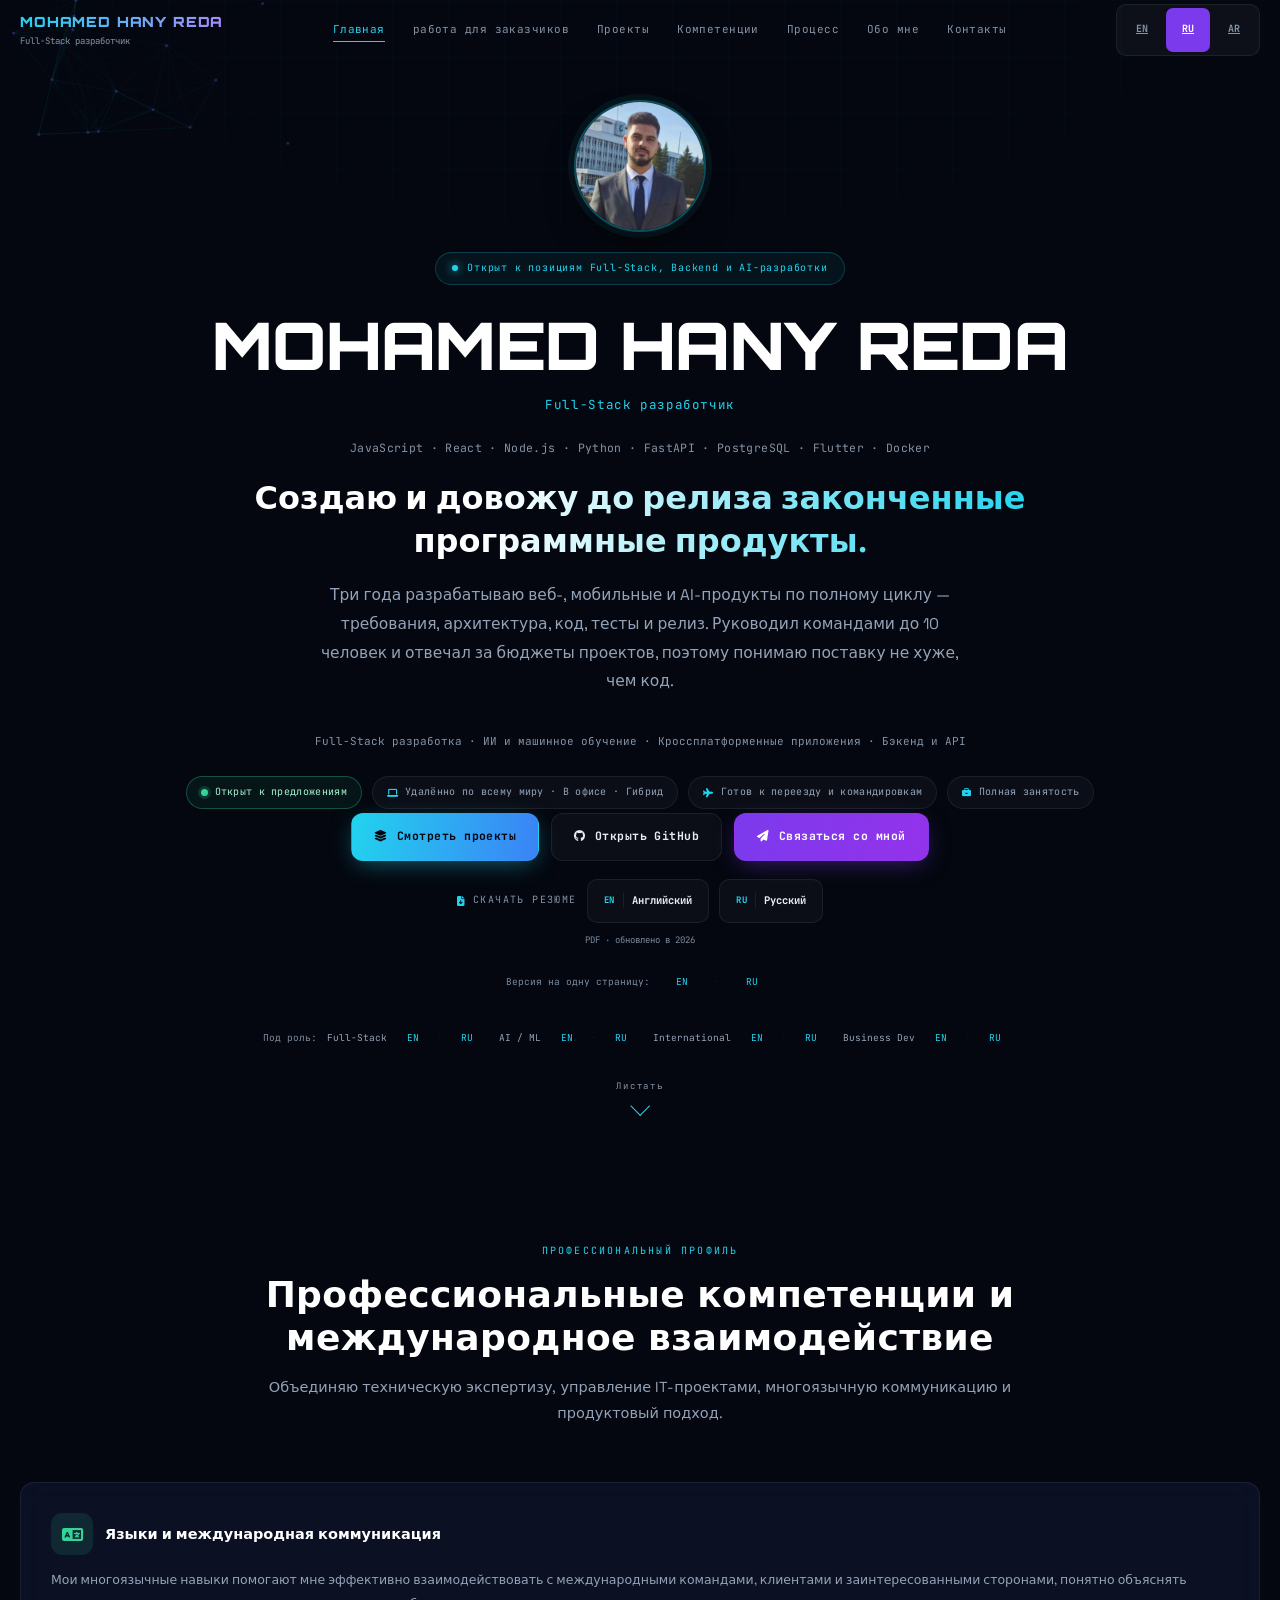
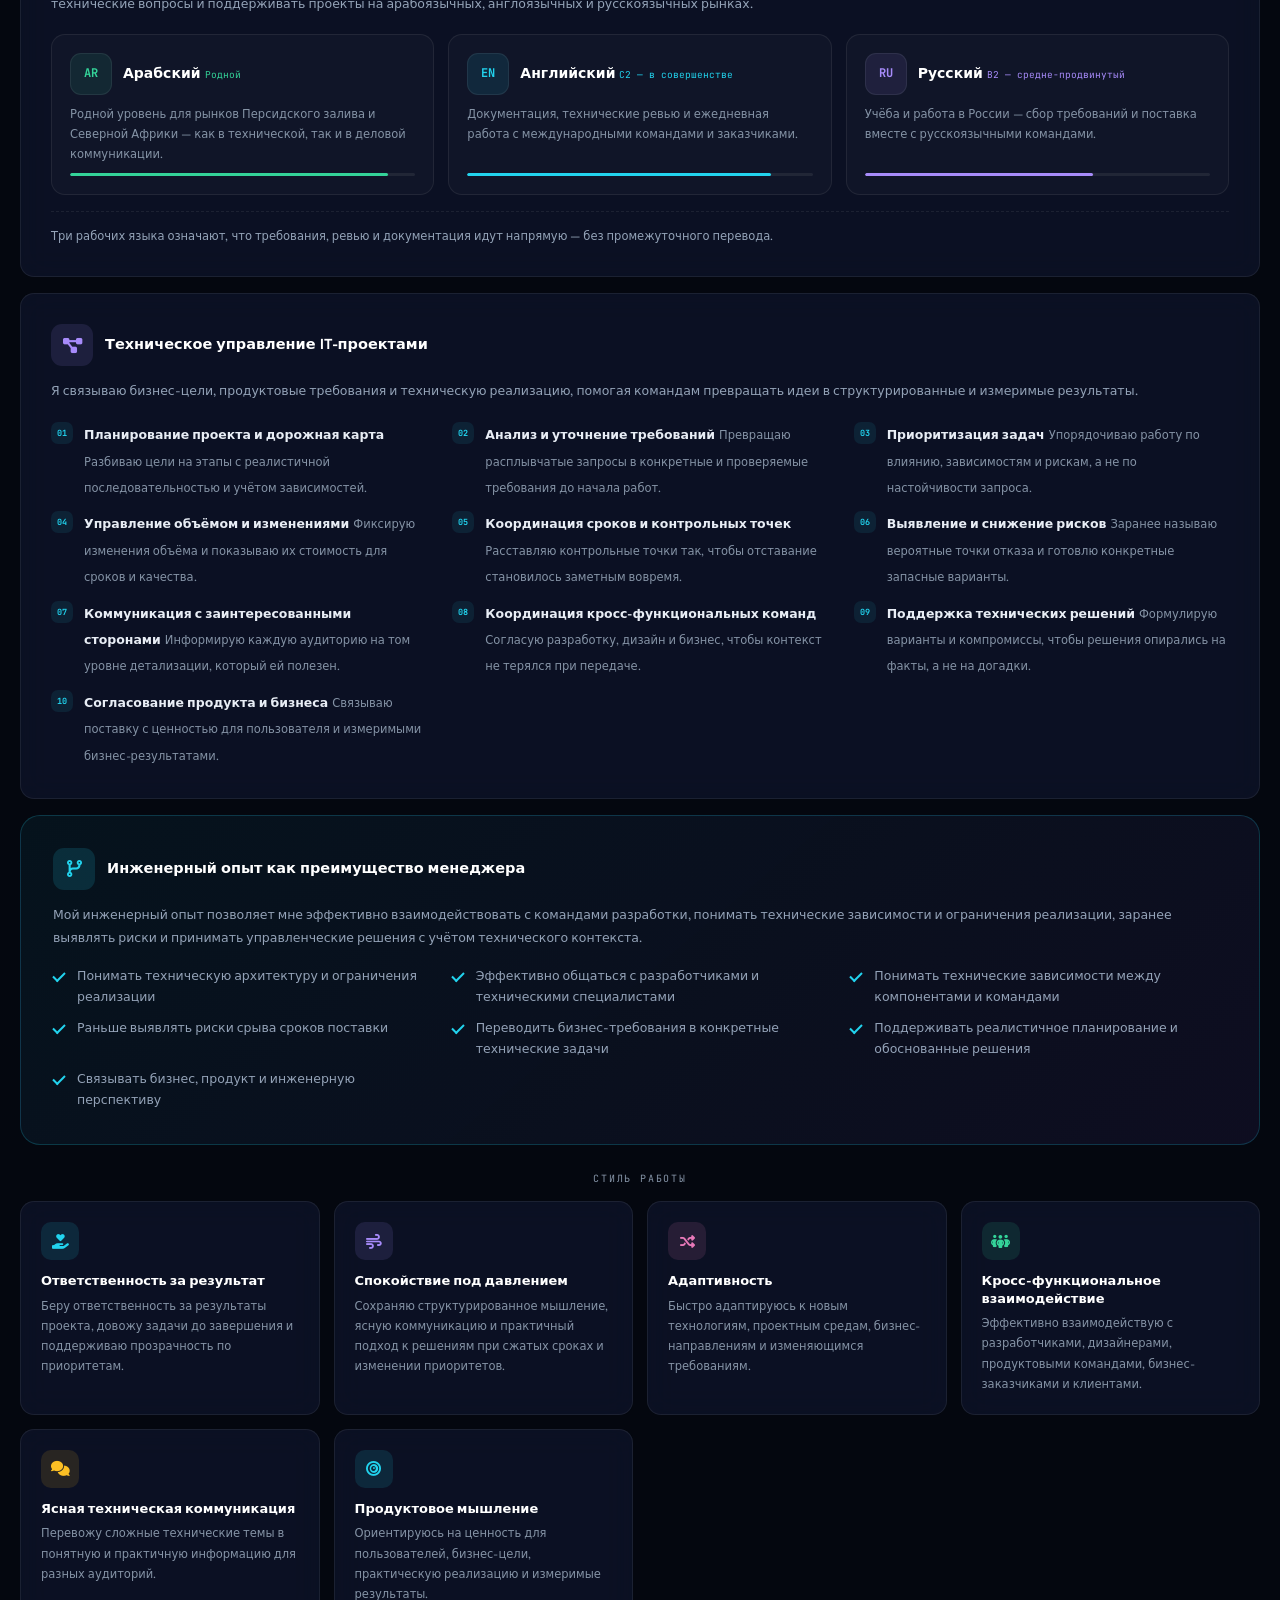
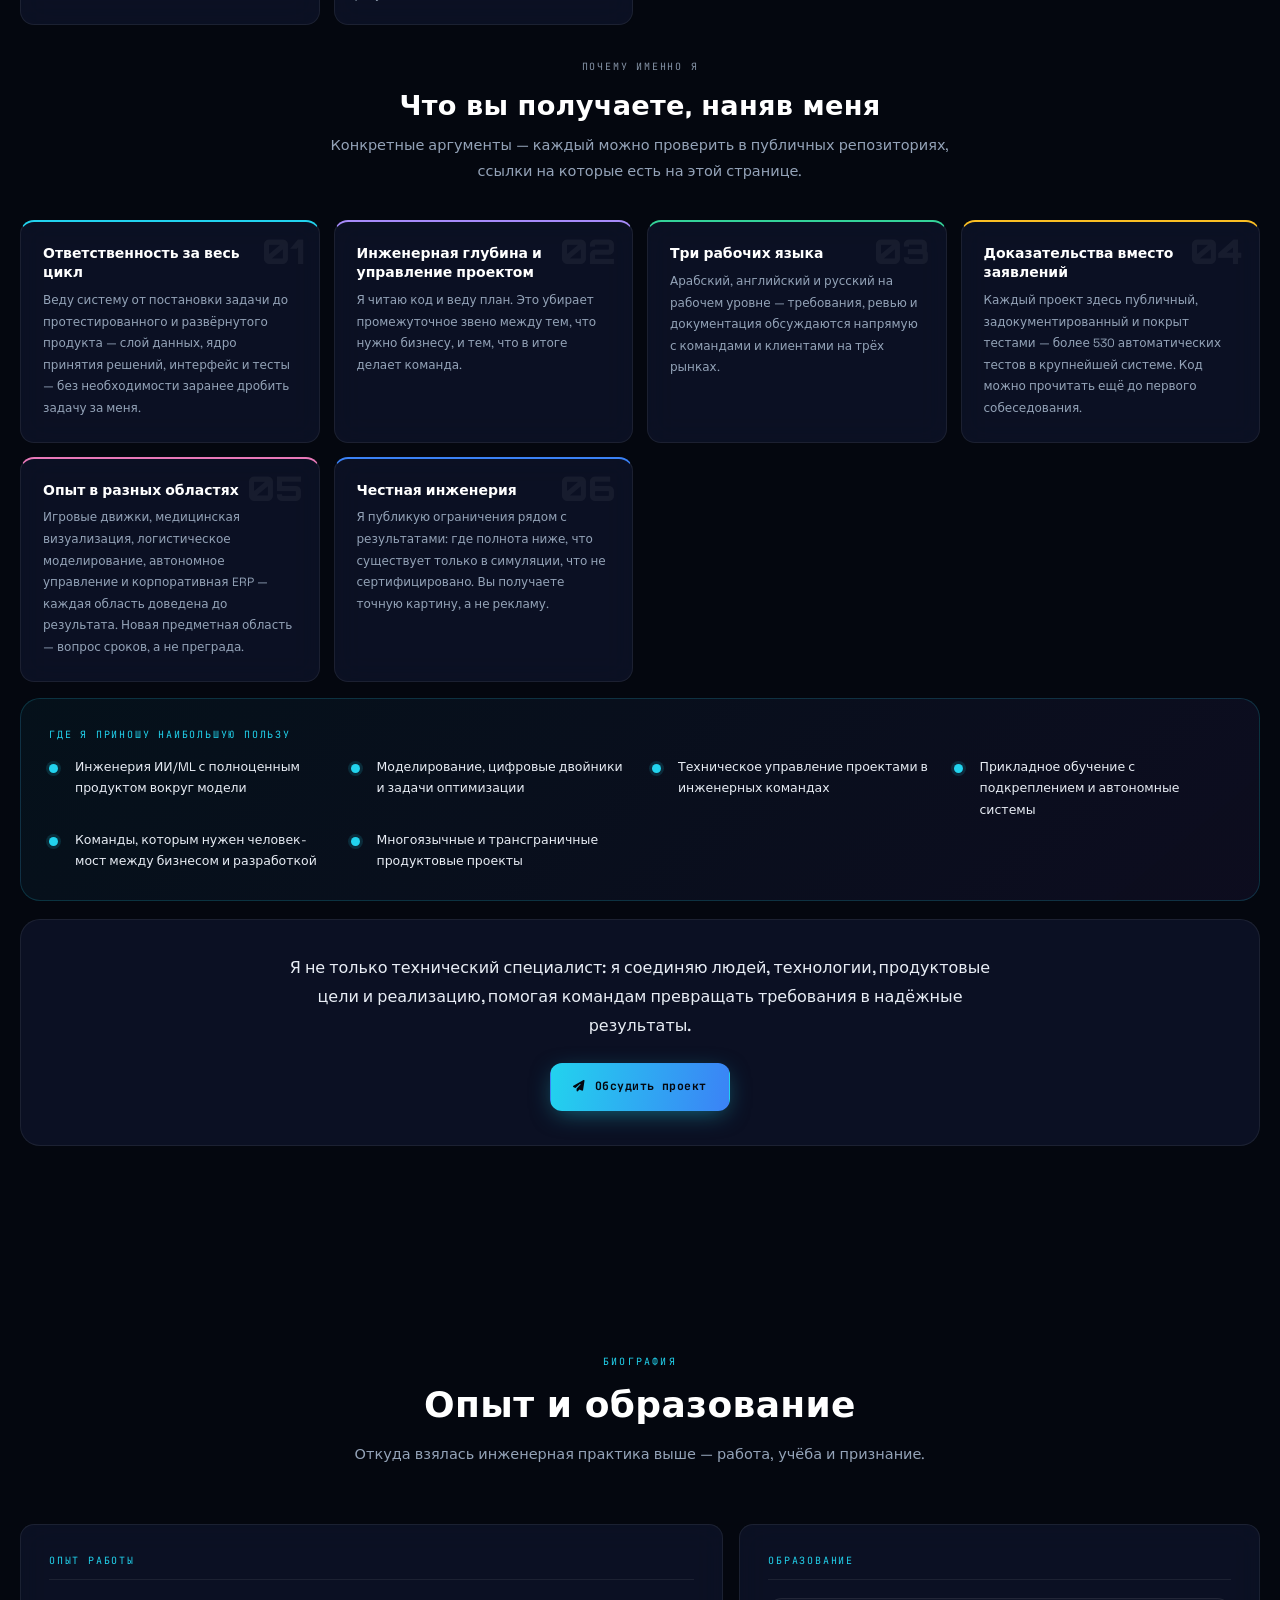
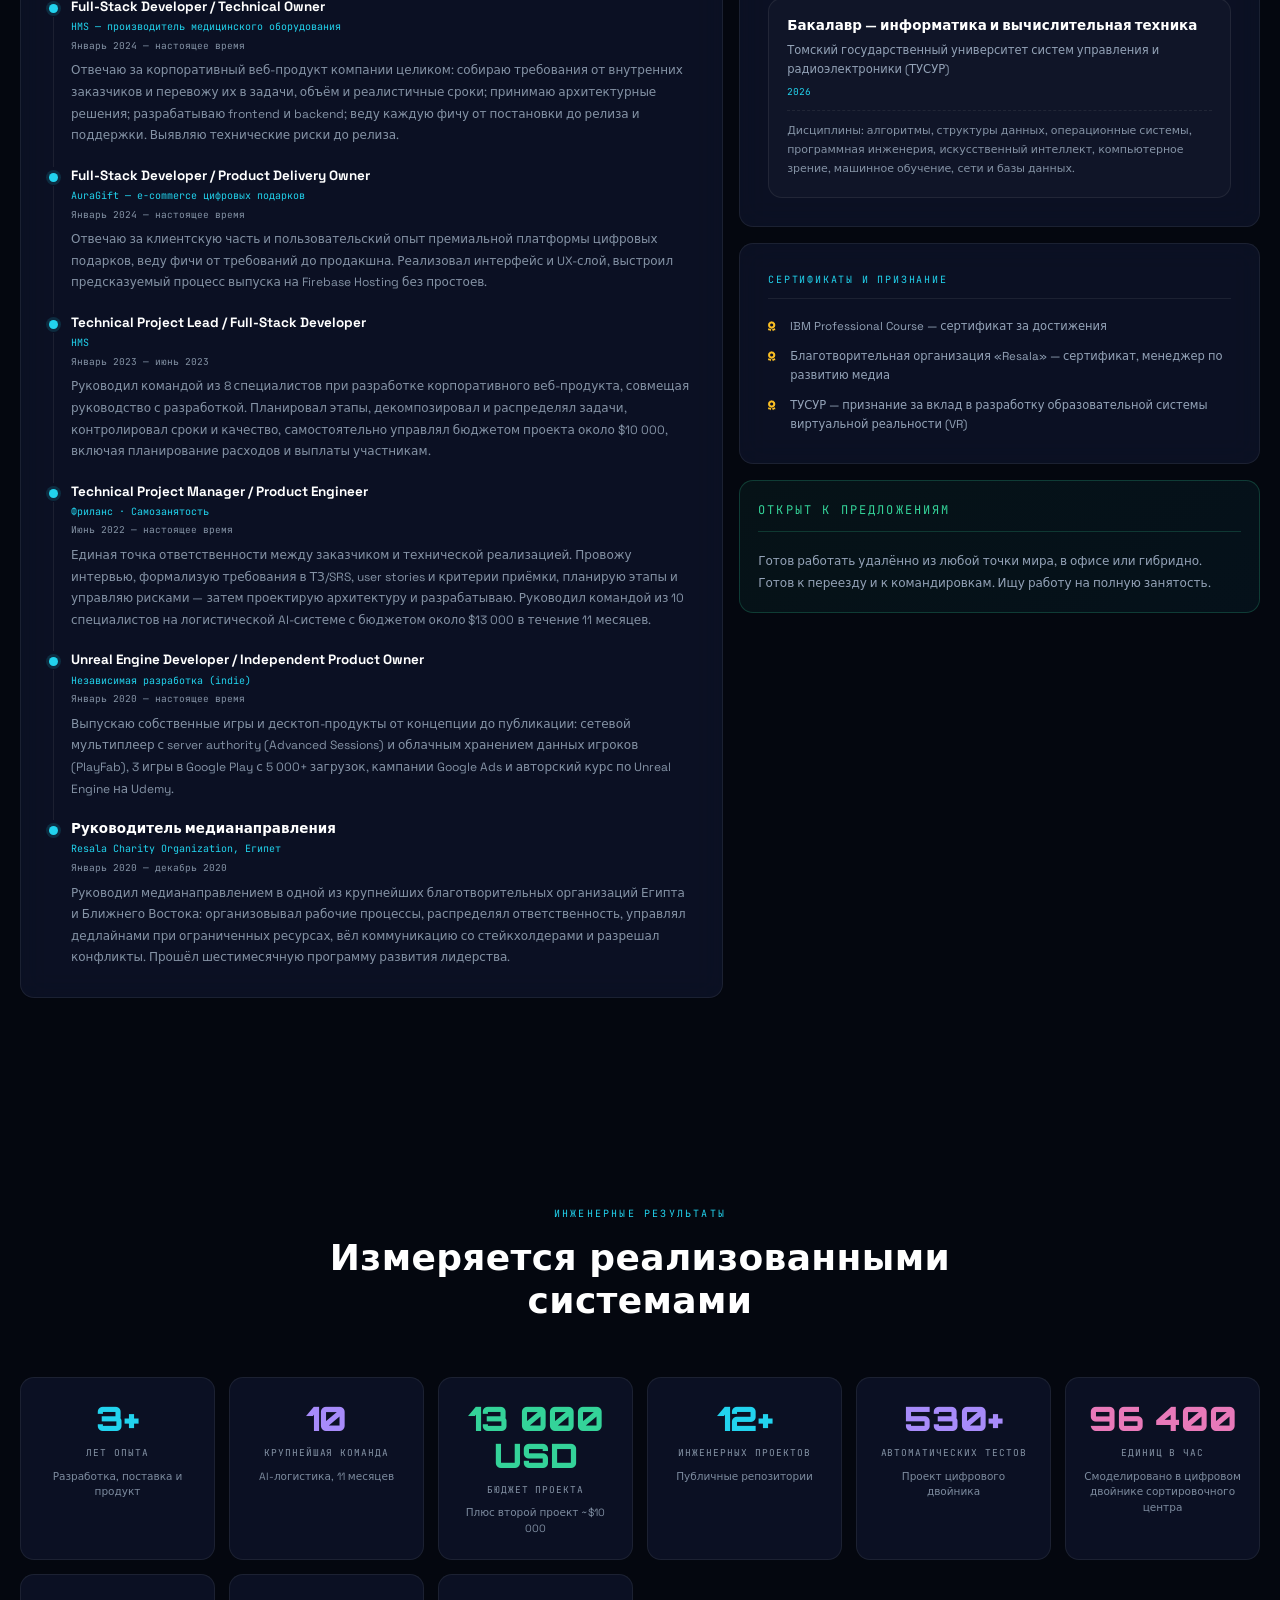
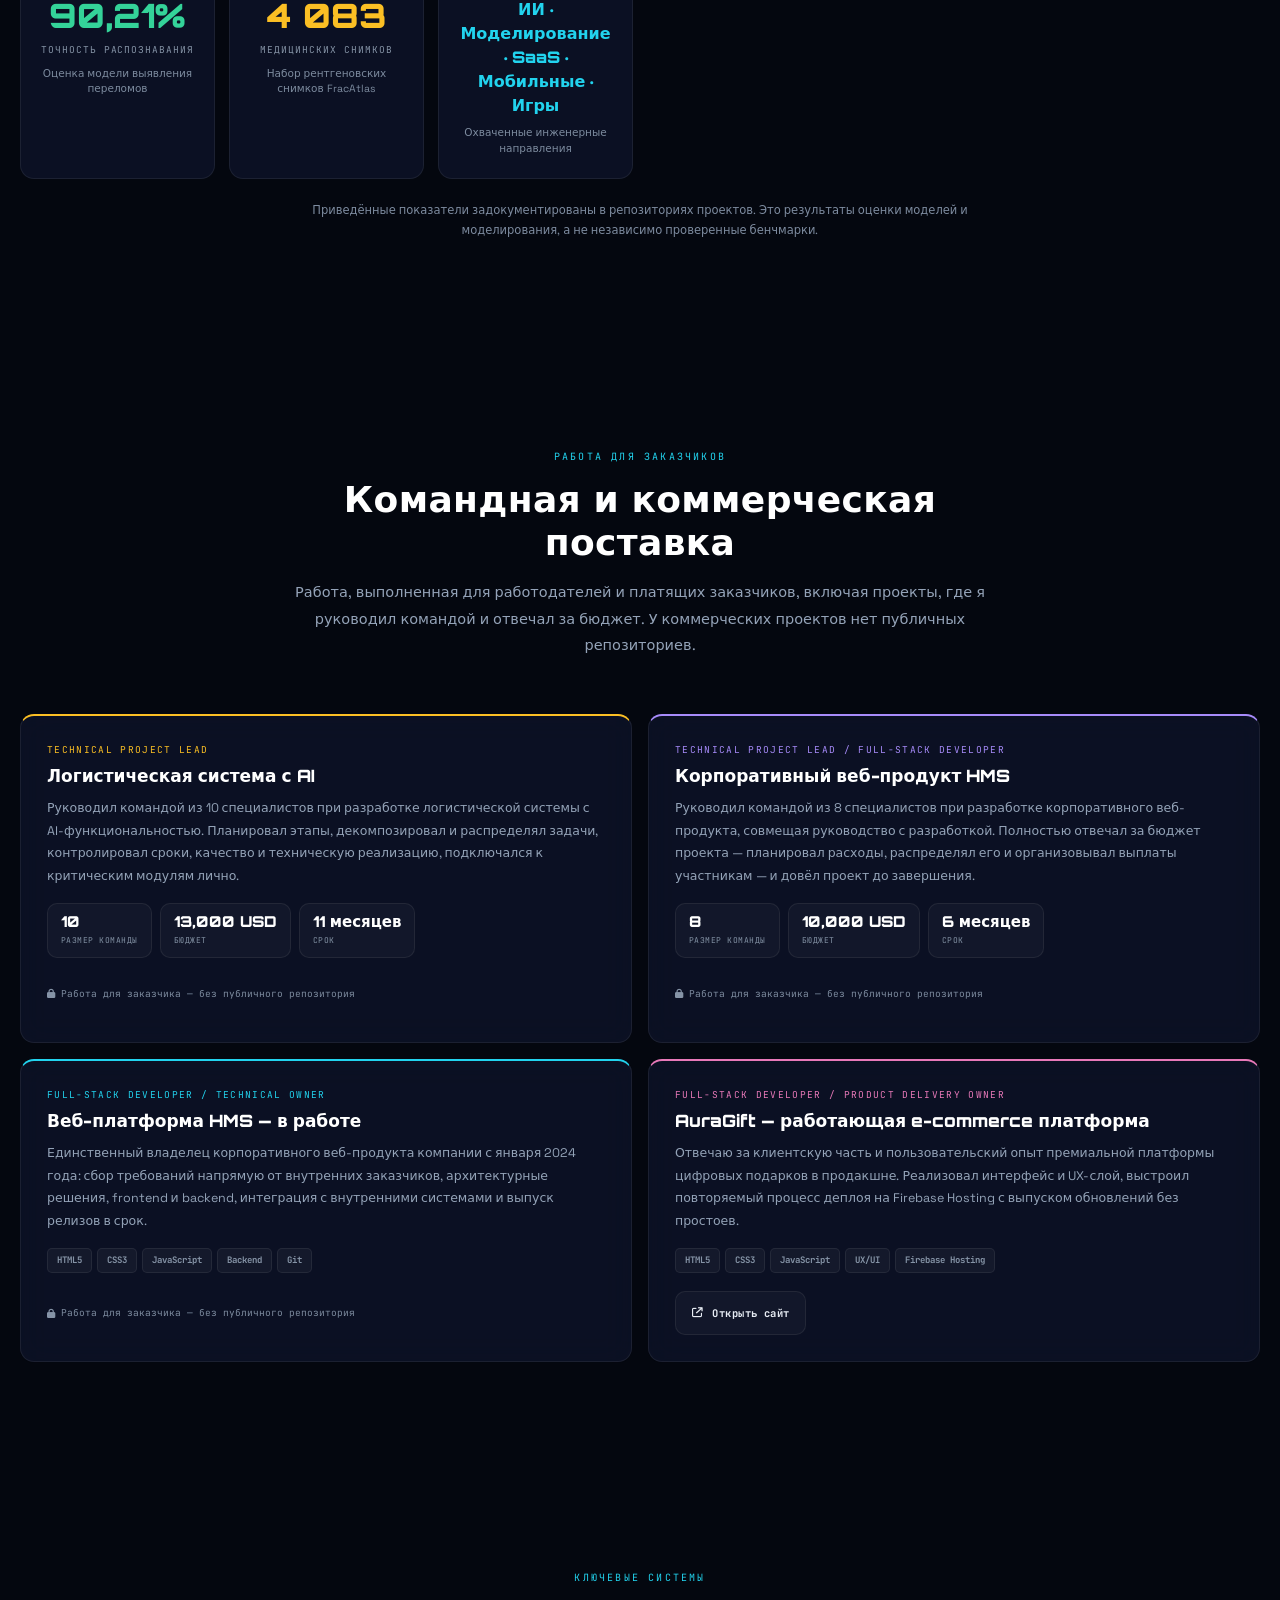
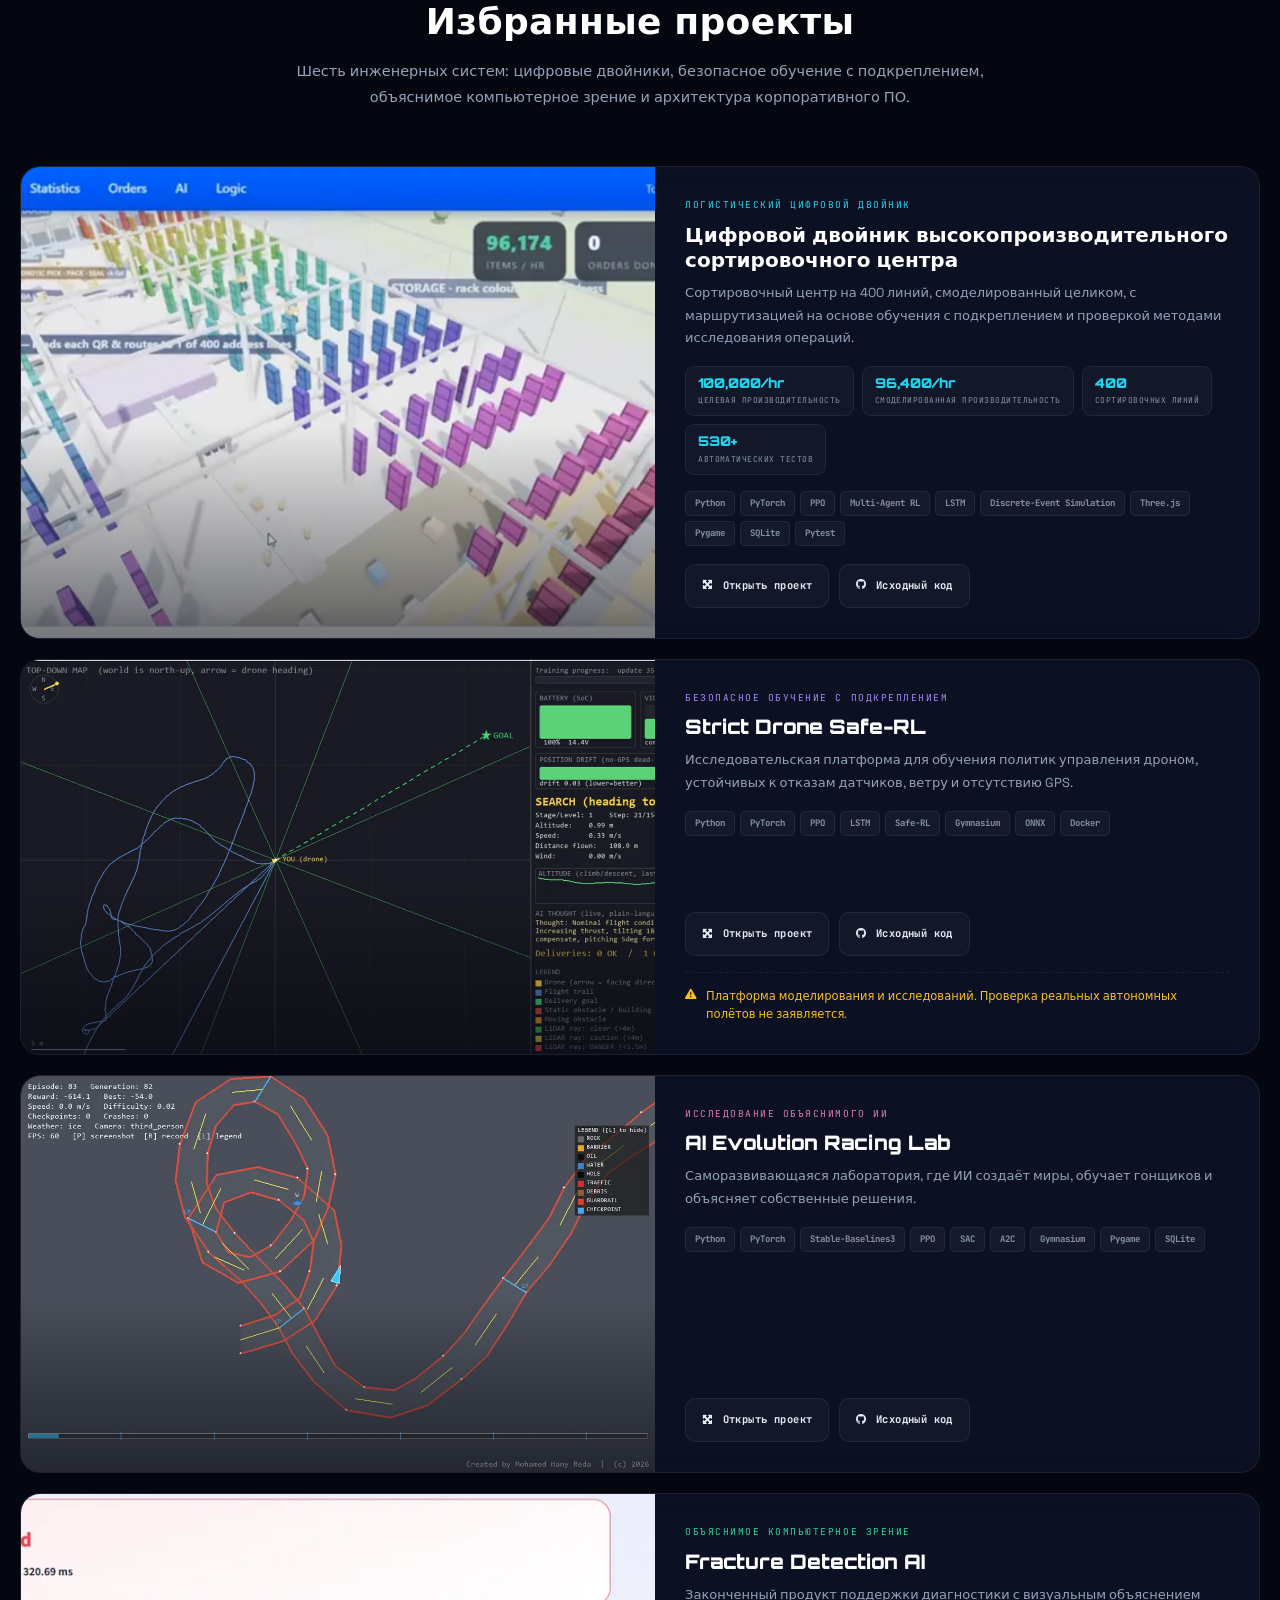
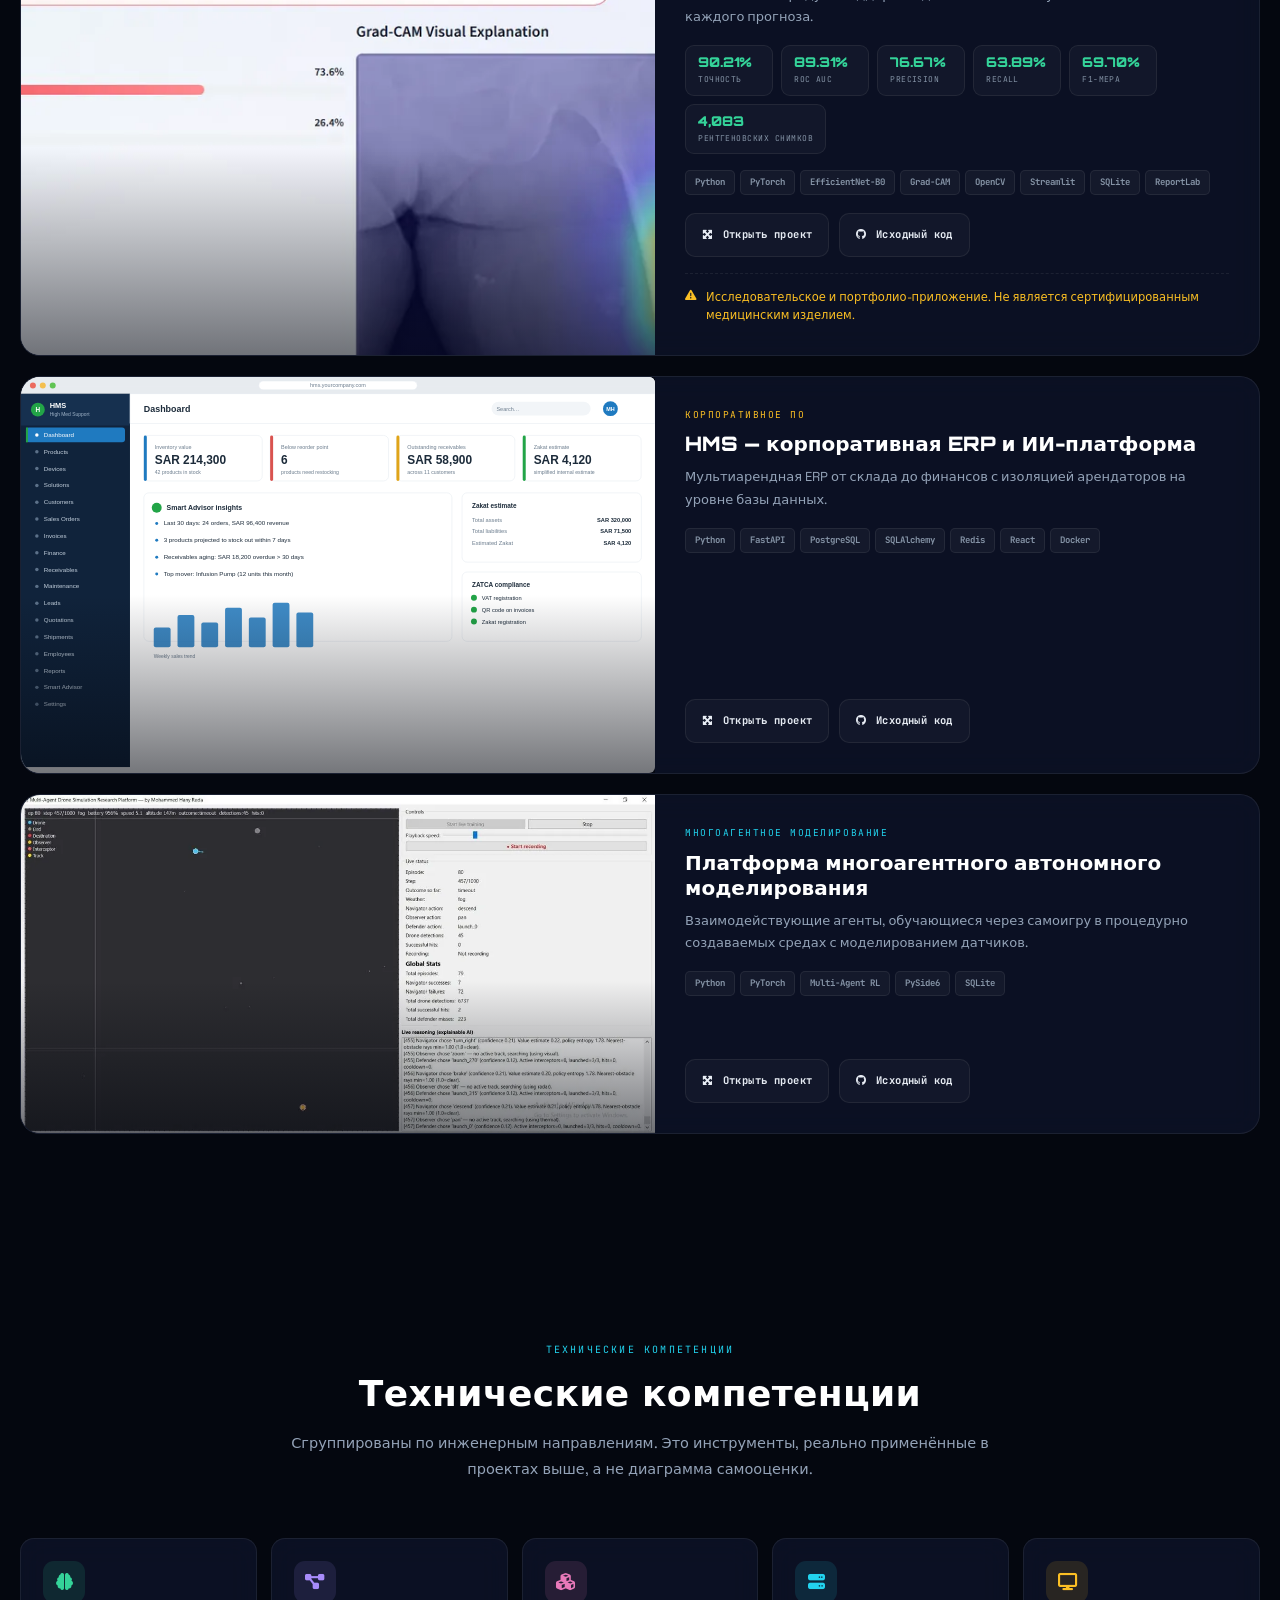
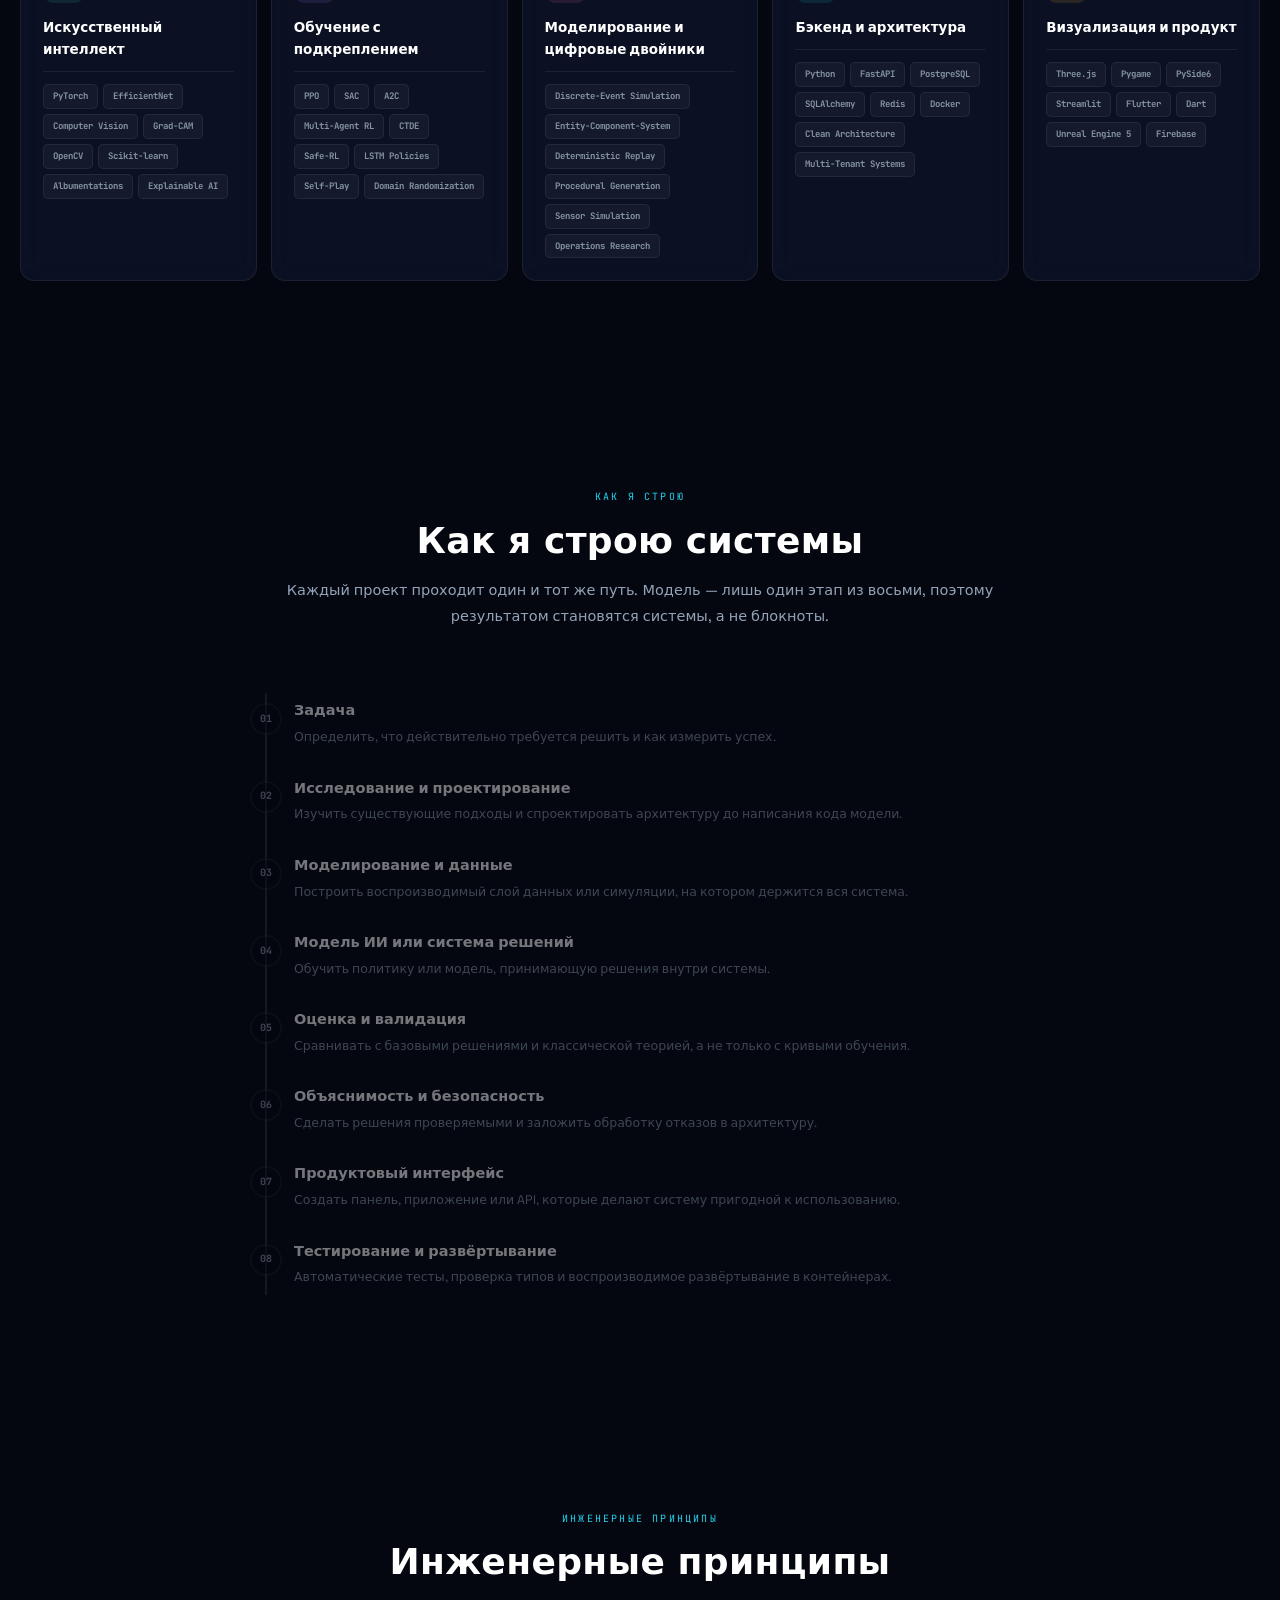
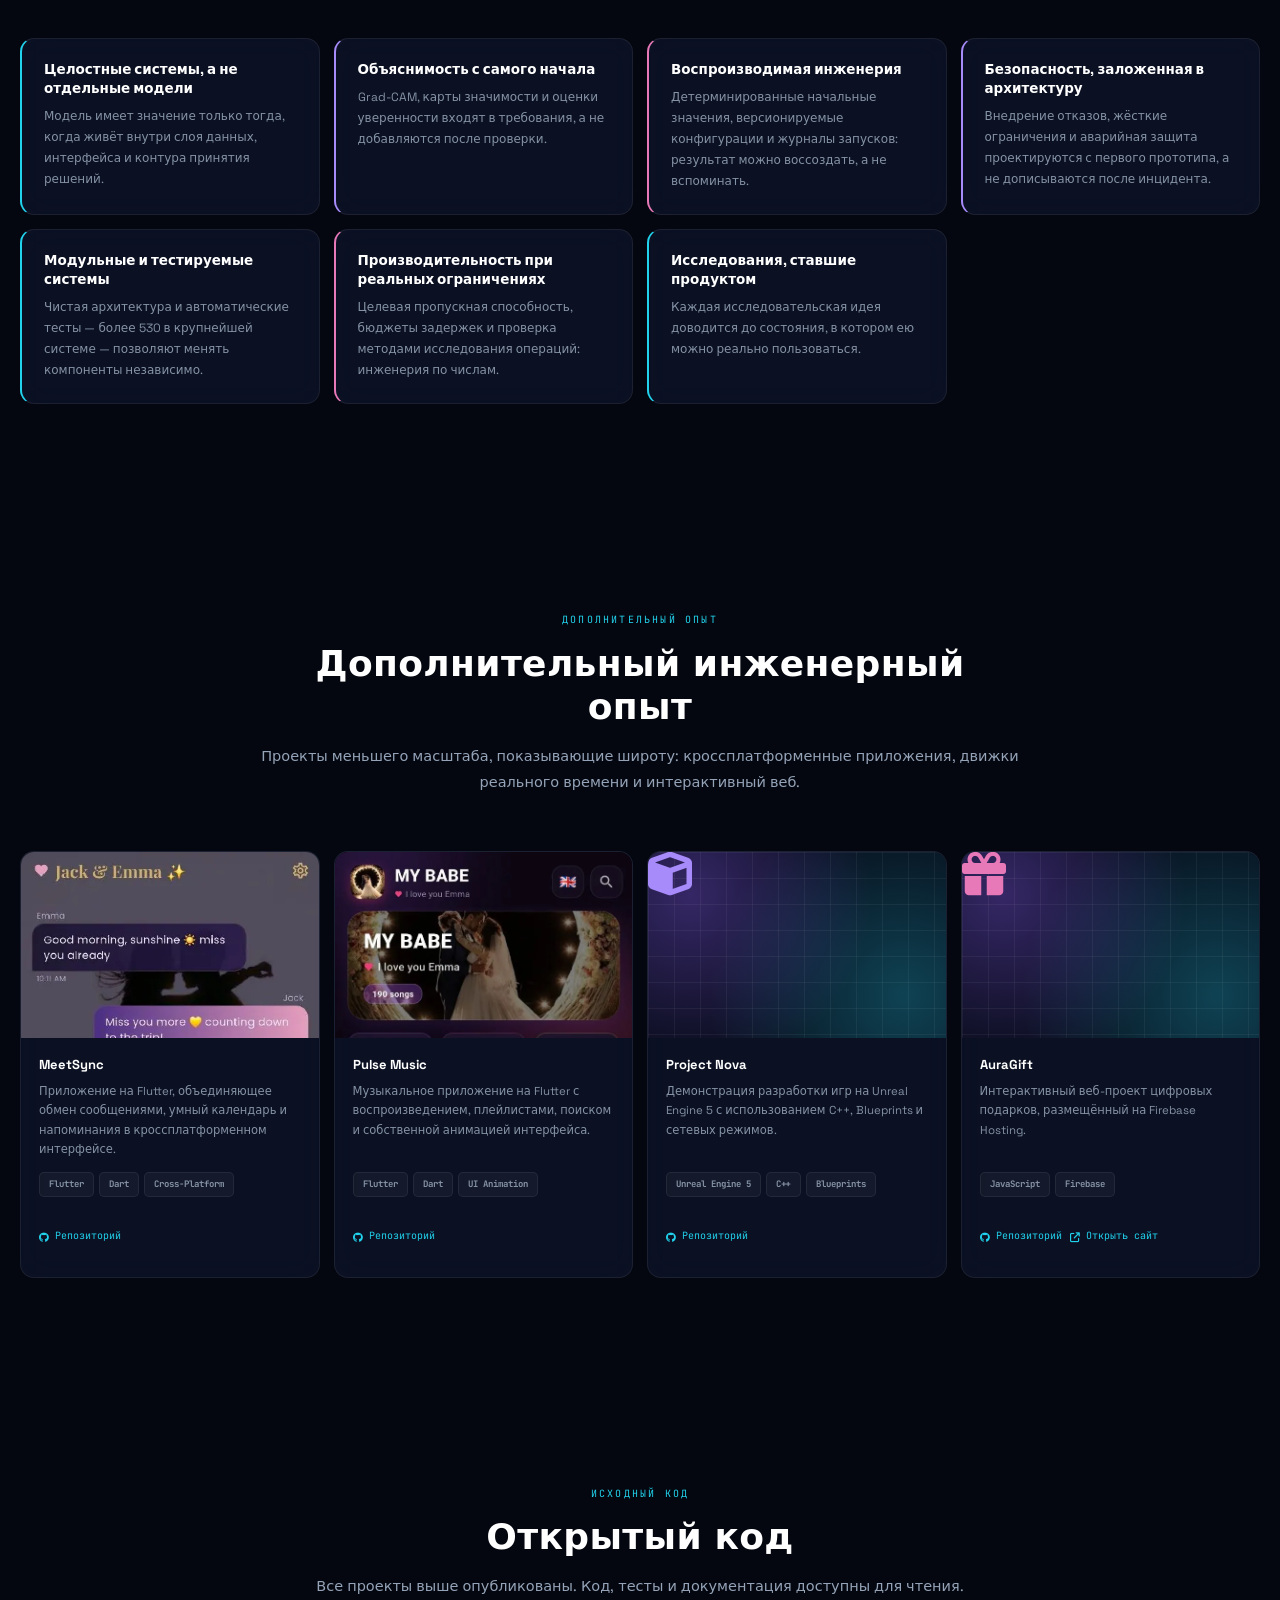
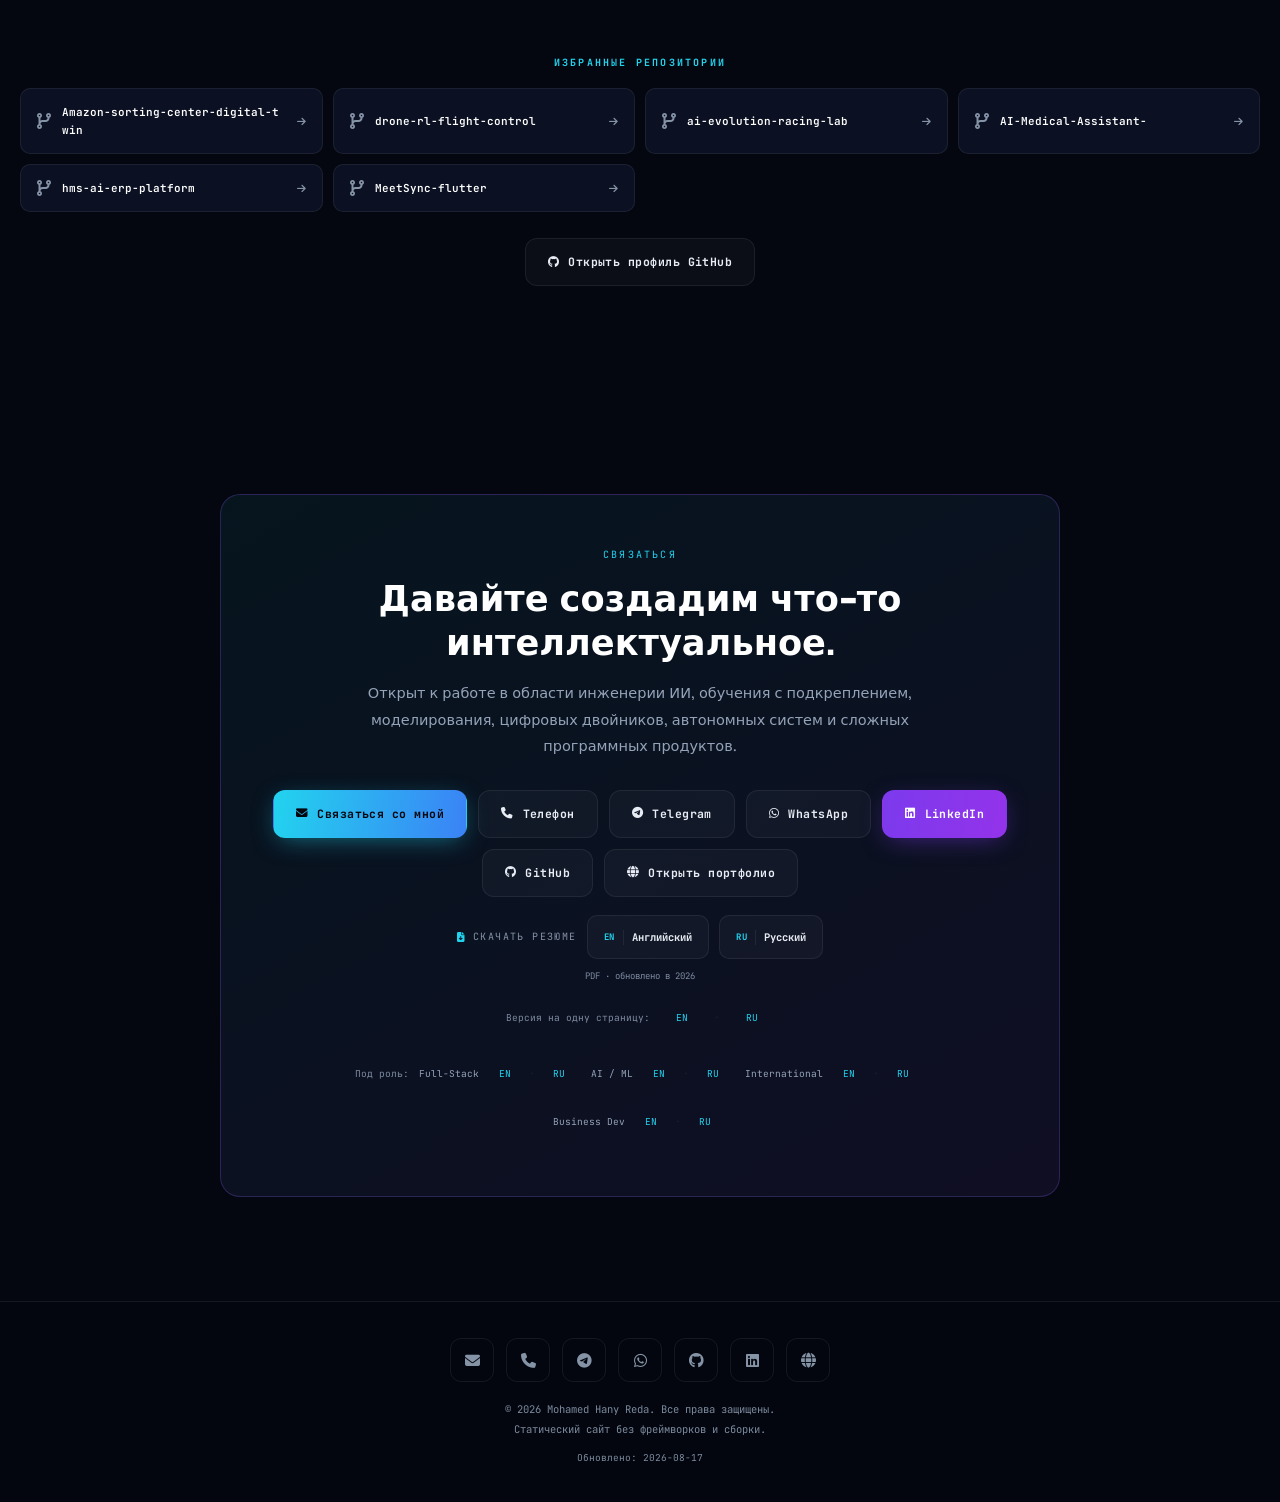
<file: ru/index.html>
<!DOCTYPE html>
<html lang="ru" dir="ltr" data-asset-base="../">
<head>
<meta charset="UTF-8">
<meta name="viewport" content="width=device-width, initial-scale=1, viewport-fit=cover">
<title>Мохамед Хани Реда | Full-Stack разработчик</title>
<meta name="description" content="Full-Stack разработчик (инженер-программист) с опытом более 3 лет: веб-, мобильные и AI-продукты от требований до релиза — JavaScript, Python, Flutter, FastAPI, PostgreSQL, PyTorch. Руководил командами до 10 человек.">
<meta name="author" content="Mohamed Hany Reda">
<link rel="canonical" href="https://hany15.github.io/Hany-Reda-Portfolio/ru/">

<link rel="alternate" hreflang="en" href="https://hany15.github.io/Hany-Reda-Portfolio/">
<link rel="alternate" hreflang="ru" href="https://hany15.github.io/Hany-Reda-Portfolio/ru/">
<link rel="alternate" hreflang="ar" href="https://hany15.github.io/Hany-Reda-Portfolio/ar/">
<link rel="alternate" hreflang="x-default" href="https://hany15.github.io/Hany-Reda-Portfolio/">
<meta property="og:locale:alternate" content="en_US">
<meta property="og:locale:alternate" content="ar_SA">
<meta property="og:type" content="website">
<meta property="og:url" content="https://hany15.github.io/Hany-Reda-Portfolio/ru/">
<meta property="og:title" content="Мохамед Хани Реда | Full-Stack разработчик">
<meta property="og:description" content="Full-Stack разработчик (инженер-программист) с опытом более 3 лет: веб-, мобильные и AI-продукты от требований до релиза — JavaScript, Python, Flutter, FastAPI, PostgreSQL, PyTorch. Руководил командами до 10 человек.">
<meta property="og:image" content="https://hany15.github.io/Hany-Reda-Portfolio/assets/img/og-ru.png">
<meta property="og:image:width" content="1200">
<meta property="og:image:height" content="630">
<meta property="og:image:alt" content="Портрет Мохамеда Хани Реды">
<meta property="og:locale" content="ru_RU">
<meta name="twitter:card" content="summary_large_image">
<meta name="twitter:title" content="Мохамед Хани Реда | Full-Stack разработчик">
<meta name="twitter:description" content="Full-Stack разработчик (инженер-программист) с опытом более 3 лет: веб-, мобильные и AI-продукты от требований до релиза — JavaScript, Python, Flutter, FastAPI, PostgreSQL, PyTorch. Руководил командами до 10 человек.">
<meta name="twitter:image" content="https://hany15.github.io/Hany-Reda-Portfolio/assets/img/og-ru.png">
<meta name="theme-color" content="#04070f">
<script type="application/ld+json" id="jsonld">[{"@context":"https://schema.org","@type":"Person","@id":"https://hany15.github.io/Hany-Reda-Portfolio/#person","name":"Mohamed Hany Reda","alternateName":["Мохамед Хани Реда","محمد هاني رضا"],"jobTitle":"Full-Stack разработчик","description":"Full-Stack разработчик (инженер-программист) с опытом более 3 лет: веб-, мобильные и AI-продукты от требований до релиза — JavaScript, Python, Flutter, FastAPI, PostgreSQL, PyTorch. Руководил командами до 10 человек.","url":"https://hany15.github.io/Hany-Reda-Portfolio/ru/","image":"https://hany15.github.io/Hany-Reda-Portfolio/assets/img/profile-640.webp","email":"mailto:developeractionobject@gmail.com","alumniOf":{"@type":"CollegeOrUniversity","name":"Tomsk State University of Control Systems and Radioelectronics (TUSUR)"},"knowsLanguage":[{"@type":"Language","name":"Arabic"},{"@type":"Language","name":"English"},{"@type":"Language","name":"Russian"}],"knowsAbout":["Reinforcement Learning","Digital Twins","Discrete-Event Simulation","Autonomous Systems","Explainable AI","Computer Vision","Software Architecture","Technical Project Management","Multi-Agent Systems","PyTorch","FastAPI","PostgreSQL"],"telephone":"+79969382354","contactPoint":[{"@type":"ContactPoint","contactType":"sales","telephone":"+79969382354","url":"https://wa.me/79969382354","availableLanguage":["Arabic","English","Russian"]},{"@type":"ContactPoint","contactType":"customer support","url":"https://t.me/Hany_230","availableLanguage":["Arabic","English","Russian"]}],"sameAs":["https://github.com/Hany15","https://www.linkedin.com/in/hany-reda-854667417","https://t.me/Hany_230"]},{"@context":"https://schema.org","@type":"WebSite","@id":"https://hany15.github.io/Hany-Reda-Portfolio/#website","url":"https://hany15.github.io/Hany-Reda-Portfolio/","name":"Мохамед Хани Реда | Full-Stack разработчик","description":"Full-Stack разработчик (инженер-программист) с опытом более 3 лет: веб-, мобильные и AI-продукты от требований до релиза — JavaScript, Python, Flutter, FastAPI, PostgreSQL, PyTorch. Руководил командами до 10 человек.","inLanguage":"ru","author":{"@id":"https://hany15.github.io/Hany-Reda-Portfolio/#person"}},{"@context":"https://schema.org","@type":"ProfilePage","@id":"https://hany15.github.io/Hany-Reda-Portfolio/ru/#profile","url":"https://hany15.github.io/Hany-Reda-Portfolio/ru/","inLanguage":"ru","mainEntity":{"@id":"https://hany15.github.io/Hany-Reda-Portfolio/#person"},"isPartOf":{"@id":"https://hany15.github.io/Hany-Reda-Portfolio/#website"}}]</script>

<script async src="https://www.googletagmanager.com/gtag/js?id=G-1WG4306FK6"></script>
<script>
  window.dataLayer=window.dataLayer||[];function gtag(){dataLayer.push(arguments);}
  gtag('js',new Date());gtag('config','G-1WG4306FK6',{send_page_view:true});
  function trackContact(m){gtag('event','contact_click',{event_category:'Contact',event_label:m});}
  function trackProject(n){gtag('event','project_open',{event_category:'Projects',event_label:n});}
</script>

<link rel="preconnect" href="https://fonts.googleapis.com">
<link rel="preconnect" href="https://fonts.gstatic.com" crossorigin>
<link href="https://fonts.googleapis.com/css2?family=Space+Grotesk:wght@300;400;500;600;700&family=Orbitron:wght@700;900&family=JetBrains+Mono:wght@400;700&display=swap" rel="stylesheet">
<link rel="stylesheet" href="https://cdnjs.cloudflare.com/ajax/libs/font-awesome/6.4.0/css/all.min.css">
<link rel="stylesheet" href="../assets/css/main.css?v=09c6f1a6">
</head>
<body>

<a class="skip-link" href="#main" data-i18n="a11y.skip">Перейти к основному содержанию</a>
<div id="progress" role="progressbar" aria-hidden="true" data-i18n-attr="aria-label:a11y.progress" aria-label="Прогресс чтения"></div>
<canvas id="bg-canvas" aria-hidden="true"></canvas>
<div class="grid-overlay" aria-hidden="true"></div>

<!-- ═══ NAV ═══ -->
<header id="nav">
  <div class="nav-inner">
    <a class="brand" href="#hero">
      <span class="brand-name">MOHAMED HANY REDA</span>
      <span class="brand-role" data-i18n="role.full">Full-Stack разработчик</span>
    </a>
    <nav class="nav-links" aria-label="Primary">
      <a href="#hero" data-i18n="nav.home">Главная</a>
      <a href="#delivery" data-i18n="deliv.eyebrow">работа для заказчиков</a>
      <a href="#projects" data-i18n="nav.projects">Проекты</a>
      <a href="#capabilities" data-i18n="nav.capabilities">Компетенции</a>
      <a href="#process" data-i18n="nav.process">Процесс</a>
      <a href="#background" data-i18n="nav.about">Обо мне</a>
      <a href="#contact" data-i18n="nav.contact">Контакты</a>
    </nav>
    <div class="nav-right">
      <div class="lang-switch" role="group" data-i18n-attr="aria-label:nav.langLabel" aria-label="Выбор языка">
        <a class="lang-btn" href="../" hreflang="en" data-lang="en" aria-pressed="false">EN</a>
        <a class="lang-btn" href="./" hreflang="ru" data-lang="ru" aria-pressed="true" aria-current="page">RU</a>
        <a class="lang-btn" href="../ar/" hreflang="ar" data-lang="ar" aria-pressed="false">AR</a>
      </div>
      <button class="nav-toggle" type="button" aria-expanded="false" aria-controls="mobile-menu"
              data-i18n-attr="aria-label:nav.menu" aria-label="Открыть меню"><i class="fa-solid fa-bars" aria-hidden="true"></i></button>
    </div>
  </div>
</header>
<nav id="mobile-menu" aria-label="Mobile">
  <a href="#hero" data-i18n="nav.home">Главная</a>
  <a href="#projects" data-i18n="nav.projects">Проекты</a>
  <a href="#capabilities" data-i18n="nav.capabilities">Компетенции</a>
  <a href="#process" data-i18n="nav.process">Процесс</a>
  <a href="#background" data-i18n="nav.about">Обо мне</a>
  <a href="#contact" data-i18n="nav.contact">Контакты</a>
</nav>

<main id="main">

<!-- ═══ HERO ═══ -->
<section id="hero">
  <img class="hero-photo" src="../assets/img/profile-640.webp"
       srcset="../assets/img/profile-320.webp 320w, ../assets/img/profile-640.webp 640w"
       sizes="132px" width="132" height="132" fetchpriority="high"
       data-i18n-attr="alt:photo.alt" alt="Портрет Мохамеда Хани Реды">
  <p class="hero-badge"><i aria-hidden="true"></i><span data-i18n="hero.badge">Открыт к позициям Full-Stack, Backend и AI-разработки</span></p>
  <h1 class="hero-name">MOHAMED HANY REDA</h1>
  <p class="hero-role" data-i18n="role.full">Full-Stack разработчик</p>
  <p class="hero-stack" data-i18n="role.stack">JavaScript · React · Node.js · Python · FastAPI · PostgreSQL · Flutter · Docker</p>
  <p class="hero-headline" data-i18n="hero.headline">Создаю и довожу до релиза законченные программные продукты.</p>
  <p class="hero-support" data-i18n="hero.support">Три года разрабатываю веб-, мобильные и AI-продукты по полному циклу — требования, архитектура, код, тесты и релиз. Руководил командами до 10 человек и отвечал за бюджеты проектов, поэтому понимаю поставку не хуже, чем код.</p>
  <p class="hero-spec" data-i18n="hero.spec">Full-Stack разработка · ИИ и машинное обучение · Кроссплатформенные приложения · Бэкенд и API</p>
  <div class="avail-strip">
    <span class="avail-chip live"><span class="avail-dot" aria-hidden="true"></span><span data-i18n="avail.status">Открыт к предложениям</span></span>
    <span class="avail-chip"><i class="fa-solid fa-laptop" aria-hidden="true"></i><span data-i18n="avail.mode">Удалённо по всему миру · В офисе · Гибрид</span></span>
    <span class="avail-chip"><i class="fa-solid fa-plane" aria-hidden="true"></i><span data-i18n="avail.trips">Готов к переезду и командировкам</span></span>
    <span class="avail-chip"><i class="fa-solid fa-briefcase" aria-hidden="true"></i><span data-i18n="avail.employment">Полная занятость</span></span>
  </div>
  <div class="hero-cta">
    <a class="btn btn-primary" href="#projects"><i class="fa-solid fa-layer-group" aria-hidden="true"></i><span data-i18n="hero.cta.projects">Смотреть проекты</span></a>
    <a class="btn btn-ghost" href="https://github.com/Hany15" target="_blank" rel="noopener" onclick="trackContact('GitHub-Hero')"><i class="fa-brands fa-github" aria-hidden="true"></i><span data-i18n="hero.cta.github">Открыть GitHub</span></a>
    <a class="btn btn-secondary" href="#contact"><i class="fa-solid fa-paper-plane" aria-hidden="true"></i><span data-i18n="hero.cta.contact">Связаться со мной</span></a>
  </div>
  <div class="cv-row">
    <span class="cv-label"><i class="fa-solid fa-file-arrow-down" aria-hidden="true"></i><span data-i18n="cv.label">Скачать резюме</span></span>
    <a class="cv-btn" href="../cv/cv_en.pdf" download="Mohamed-Hany-Reda-CV-EN.pdf"
       data-i18n-attr="aria-label:cv.aria.en" onclick="trackContact('CV-EN')" aria-label="Скачать резюме на английском языке, PDF">
      <span class="flag">EN</span><span data-i18n="cv.en">Английский</span></a>
    <a class="cv-btn" href="../cv/cv_ru.pdf" download="Mohamed-Hany-Reda-CV-RU.pdf"
       data-i18n-attr="aria-label:cv.aria.ru" onclick="trackContact('CV-RU')" aria-label="Скачать резюме на русском языке, PDF">
      <span class="flag">RU</span><span data-i18n="cv.ru">Русский</span></a>
    <span class="cv-hint" data-i18n="cv.hint">PDF · обновлено в 2026</span>
    <span class="cv-onepage">
      <span data-i18n="cv.onepage">Версия на одну страницу:</span>
      <a href="../cv/cv_en_1page.pdf" download="Mohamed-Hany-Reda-CV-EN-1page.pdf"
         data-i18n-attr="aria-label:cv.aria.en1" onclick="trackContact('CV-EN-1page')" aria-label="Скачать резюме на одну страницу на английском, PDF">EN</a>
      <span class="sep" aria-hidden="true">·</span>
      <a href="../cv/cv_ru_1page.pdf" download="Mohamed-Hany-Reda-CV-RU-1page.pdf"
         data-i18n-attr="aria-label:cv.aria.ru1" onclick="trackContact('CV-RU-1page')" aria-label="Скачать резюме на одну страницу на русском, PDF">RU</a>
    </span>
    <span class="cv-onepage cv-targeted">
      <span data-i18n="cv.targeted">Под роль:</span>
      <span class="cv-tset"><span class="cv-tlabel" data-i18n="cv.fs">Full-Stack</span>
        <a href="../cv/cv_fullstack_en.pdf" download="Mohamed-Hany-Reda-CV-FullStack-EN.pdf" onclick="trackContact('CV-FS-EN')">EN</a>
        <span class="sep" aria-hidden="true">·</span>
        <a href="../cv/cv_fullstack_ru.pdf" download="Mohamed-Hany-Reda-CV-FullStack-RU.pdf" onclick="trackContact('CV-FS-RU')">RU</a></span>
      <span class="cv-tset"><span class="cv-tlabel" data-i18n="cv.ai">AI / ML</span>
        <a href="../cv/cv_ai_en.pdf" download="Mohamed-Hany-Reda-CV-AI-EN.pdf" onclick="trackContact('CV-AI-EN')">EN</a>
        <span class="sep" aria-hidden="true">·</span>
        <a href="../cv/cv_ai_ru.pdf" download="Mohamed-Hany-Reda-CV-AI-RU.pdf" onclick="trackContact('CV-AI-RU')">RU</a></span>
      <span class="cv-tset"><span class="cv-tlabel" data-i18n="cv.intl">International</span>
        <a href="../cv/cv_intl_en.pdf" download="Mohamed-Hany-Reda-CV-International-EN.pdf" onclick="trackContact('CV-INTL-EN')">EN</a>
        <span class="sep" aria-hidden="true">·</span>
        <a href="../cv/cv_intl_ru.pdf" download="Mohamed-Hany-Reda-CV-International-RU.pdf" onclick="trackContact('CV-INTL-RU')">RU</a></span>
      <span class="cv-tset"><span class="cv-tlabel" data-i18n="cv.bd">Business Dev</span>
        <a href="../cv/cv_bd_en.pdf" download="Mohamed-Hany-Reda-CV-BizDev-EN.pdf" onclick="trackContact('CV-BD-EN')">EN</a>
        <span class="sep" aria-hidden="true">·</span>
        <a href="../cv/cv_bd_ru.pdf" download="Mohamed-Hany-Reda-CV-BizDev-RU.pdf" onclick="trackContact('CV-BD-RU')">RU</a></span>
    </span>
  </div>
  <div class="scroll-hint" aria-hidden="true"><span data-i18n="hero.scroll">Листать</span><span class="chev"></span></div>
</section>

<!-- ═══ PROFESSIONAL STRENGTHS ═══ -->
<section class="section" id="strengths">
  <div class="sec-head reveal">
    <span class="eyebrow" data-i18n="ps.eyebrow">профессиональный профиль</span>
    <h2 class="sec-title" data-i18n="ps.title">Профессиональные компетенции и международное взаимодействие</h2>
    <p class="sec-sub" data-i18n="ps.sub">Объединяю техническую экспертизу, управление IT-проектами, многоязычную коммуникацию и продуктовый подход.</p>
  </div>

  <div class="ps-band card reveal">
    <div class="ps-head">
      <div class="ps-ico" style="background:color-mix(in srgb,var(--green) 12%,transparent);color:var(--green)"><i class="fa-solid fa-language" aria-hidden="true"></i></div>
      <h3 class="ps-card-title" data-i18n="ps.lang.title">Языки и международная коммуникация</h3>
    </div>
    <p class="ps-desc" style="margin-bottom:0" data-i18n="ps.lang.desc">Мои многоязычные навыки помогают мне эффективно взаимодействовать с международными командами, клиентами и заинтересованными сторонами, понятно объяснять технические вопросы и поддерживать проекты на арабоязычных, англоязычных и русскоязычных рынках.</p>
    <div class="lang-grid">
      <div class="lang-card">
        <div class="lang-top">
          <span class="lang-code" style="color:var(--green);background:color-mix(in srgb,var(--green) 10%,transparent)">AR</span>
          <span>
            <span class="lang-nm2" data-i18n="ps.lang.ar">Арабский</span>
            <span class="lang-lvl2" style="color:var(--green)" data-i18n="ps.level.native">Родной</span>
          </span>
        </div>
        <p class="lang-ctx" data-i18n="ps.lang.arCtx">Родной уровень для рынков Персидского залива и Северной Африки — как в технической, так и в деловой коммуникации.</p>
        <span class="lang-meter" aria-hidden="true"><i style="--w:92%;background:var(--green)"></i></span>
      </div>
      <div class="lang-card">
        <div class="lang-top">
          <span class="lang-code" style="color:var(--cyan);background:color-mix(in srgb,var(--cyan) 10%,transparent)">EN</span>
          <span>
            <span class="lang-nm2" data-i18n="ps.lang.en">Английский</span>
            <span class="lang-lvl2" style="color:var(--cyan)" data-i18n="ps.level.c2">C2 — в совершенстве</span>
          </span>
        </div>
        <p class="lang-ctx" data-i18n="ps.lang.enCtx">Документация, технические ревью и ежедневная работа с международными командами и заказчиками.</p>
        <span class="lang-meter" aria-hidden="true"><i style="--w:88%;background:var(--cyan)"></i></span>
      </div>
      <div class="lang-card">
        <div class="lang-top">
          <span class="lang-code" style="color:var(--violet);background:color-mix(in srgb,var(--violet) 10%,transparent)">RU</span>
          <span>
            <span class="lang-nm2" data-i18n="ps.lang.ru">Русский</span>
            <span class="lang-lvl2" style="color:var(--violet)" data-i18n="ps.level.b2">B2 — средне-продвинутый</span>
          </span>
        </div>
        <p class="lang-ctx" data-i18n="ps.lang.ruCtx">Учёба и работа в России — сбор требований и поставка вместе с русскоязычными командами.</p>
        <span class="lang-meter" aria-hidden="true"><i style="--w:66%;background:var(--violet)"></i></span>
      </div>
    </div>
    <p class="lang-foot" data-i18n="ps.lang.footnote">Три рабочих языка означают, что требования, ревью и документация идут напрямую — без промежуточного перевода.</p>
  </div>

  <div class="ps-band card reveal">
    <div class="ps-head">
      <div class="ps-ico" style="background:color-mix(in srgb,var(--violet) 12%,transparent);color:var(--violet)"><i class="fa-solid fa-diagram-project" aria-hidden="true"></i></div>
      <h3 class="ps-card-title" data-i18n="ps.pm.title">Техническое управление IT-проектами</h3>
    </div>
    <p class="ps-desc" style="margin-bottom:0" data-i18n="ps.pm.desc">Я связываю бизнес-цели, продуктовые требования и техническую реализацию, помогая командам превращать идеи в структурированные и измеримые результаты.</p>
    <div class="comp-grid">
        <div class="comp">
          <span class="comp-dot" aria-hidden="true">01</span>
          <span>
            <span class="comp-nm" data-i18n="ps.pm.c1">Планирование проекта и дорожная карта</span>
            <span class="comp-d" data-i18n="ps.pm.c1d">Разбиваю цели на этапы с реалистичной последовательностью и учётом зависимостей.</span>
          </span>
        </div>
        <div class="comp">
          <span class="comp-dot" aria-hidden="true">02</span>
          <span>
            <span class="comp-nm" data-i18n="ps.pm.c2">Анализ и уточнение требований</span>
            <span class="comp-d" data-i18n="ps.pm.c2d">Превращаю расплывчатые запросы в конкретные и проверяемые требования до начала работ.</span>
          </span>
        </div>
        <div class="comp">
          <span class="comp-dot" aria-hidden="true">03</span>
          <span>
            <span class="comp-nm" data-i18n="ps.pm.c3">Приоритизация задач</span>
            <span class="comp-d" data-i18n="ps.pm.c3d">Упорядочиваю работу по влиянию, зависимостям и рискам, а не по настойчивости запроса.</span>
          </span>
        </div>
        <div class="comp">
          <span class="comp-dot" aria-hidden="true">04</span>
          <span>
            <span class="comp-nm" data-i18n="ps.pm.c4">Управление объёмом и изменениями</span>
            <span class="comp-d" data-i18n="ps.pm.c4d">Фиксирую изменения объёма и показываю их стоимость для сроков и качества.</span>
          </span>
        </div>
        <div class="comp">
          <span class="comp-dot" aria-hidden="true">05</span>
          <span>
            <span class="comp-nm" data-i18n="ps.pm.c5">Координация сроков и контрольных точек</span>
            <span class="comp-d" data-i18n="ps.pm.c5d">Расставляю контрольные точки так, чтобы отставание становилось заметным вовремя.</span>
          </span>
        </div>
        <div class="comp">
          <span class="comp-dot" aria-hidden="true">06</span>
          <span>
            <span class="comp-nm" data-i18n="ps.pm.c6">Выявление и снижение рисков</span>
            <span class="comp-d" data-i18n="ps.pm.c6d">Заранее называю вероятные точки отказа и готовлю конкретные запасные варианты.</span>
          </span>
        </div>
        <div class="comp">
          <span class="comp-dot" aria-hidden="true">07</span>
          <span>
            <span class="comp-nm" data-i18n="ps.pm.c7">Коммуникация с заинтересованными сторонами</span>
            <span class="comp-d" data-i18n="ps.pm.c7d">Информирую каждую аудиторию на том уровне детализации, который ей полезен.</span>
          </span>
        </div>
        <div class="comp">
          <span class="comp-dot" aria-hidden="true">08</span>
          <span>
            <span class="comp-nm" data-i18n="ps.pm.c8">Координация кросс-функциональных команд</span>
            <span class="comp-d" data-i18n="ps.pm.c8d">Согласую разработку, дизайн и бизнес, чтобы контекст не терялся при передаче.</span>
          </span>
        </div>
        <div class="comp">
          <span class="comp-dot" aria-hidden="true">09</span>
          <span>
            <span class="comp-nm" data-i18n="ps.pm.c9">Поддержка технических решений</span>
            <span class="comp-d" data-i18n="ps.pm.c9d">Формулирую варианты и компромиссы, чтобы решения опирались на факты, а не на догадки.</span>
          </span>
        </div>
        <div class="comp">
          <span class="comp-dot" aria-hidden="true">10</span>
          <span>
            <span class="comp-nm" data-i18n="ps.pm.c10">Согласование продукта и бизнеса</span>
            <span class="comp-d" data-i18n="ps.pm.c10d">Связываю поставку с ценностью для пользователя и измеримыми бизнес-результатами.</span>
          </span>
        </div>
    </div>
  </div>

  <div class="ps-advantage reveal">
    <div class="ps-head">
      <div class="ps-ico" style="background:color-mix(in srgb,var(--cyan) 14%,transparent);color:var(--cyan)"><i class="fa-solid fa-code-branch" aria-hidden="true"></i></div>
      <h3 class="ps-card-title" data-i18n="ps.adv.title">Инженерный опыт как преимущество менеджера</h3>
    </div>
    <p class="ps-desc" style="margin-bottom:0" data-i18n="ps.adv.desc">Мой инженерный опыт позволяет мне эффективно взаимодействовать с командами разработки, понимать технические зависимости и ограничения реализации, заранее выявлять риски и принимать управленческие решения с учётом технического контекста.</p>
    <ul class="adv-list">
      <li data-i18n="ps.adv.b1">Понимать техническую архитектуру и ограничения реализации</li>
      <li data-i18n="ps.adv.b2">Эффективно общаться с разработчиками и техническими специалистами</li>
      <li data-i18n="ps.adv.b3">Понимать технические зависимости между компонентами и командами</li>
      <li data-i18n="ps.adv.b4">Раньше выявлять риски срыва сроков поставки</li>
      <li data-i18n="ps.adv.b5">Переводить бизнес-требования в конкретные технические задачи</li>
      <li data-i18n="ps.adv.b6">Поддерживать реалистичное планирование и обоснованные решения</li>
      <li data-i18n="ps.adv.b7">Связывать бизнес, продукт и инженерную перспективу</li>
    </ul>
  </div>

  <p class="ps-sub-title" data-i18n="ps.style.title">Стиль работы</p>
  <div class="style-grid">
    <div class="style-card card reveal" data-d="0">
      <div class="style-ico" style="background:color-mix(in srgb,var(--cyan) 12%,transparent);color:var(--cyan)"><i class="fa-solid fa-hand-holding-heart" aria-hidden="true"></i></div>
      <h3 class="style-nm" data-i18n="ps.s1">Ответственность за результат</h3>
      <p class="style-d" data-i18n="ps.s1d">Беру ответственность за результаты проекта, довожу задачи до завершения и поддерживаю прозрачность по приоритетам.</p>
    </div>
    <div class="style-card card reveal" data-d="1">
      <div class="style-ico" style="background:color-mix(in srgb,var(--violet) 12%,transparent);color:var(--violet)"><i class="fa-solid fa-wind" aria-hidden="true"></i></div>
      <h3 class="style-nm" data-i18n="ps.s2">Спокойствие под давлением</h3>
      <p class="style-d" data-i18n="ps.s2d">Сохраняю структурированное мышление, ясную коммуникацию и практичный подход к решениям при сжатых сроках и изменении приоритетов.</p>
    </div>
    <div class="style-card card reveal" data-d="2">
      <div class="style-ico" style="background:color-mix(in srgb,var(--pink) 12%,transparent);color:var(--pink)"><i class="fa-solid fa-shuffle" aria-hidden="true"></i></div>
      <h3 class="style-nm" data-i18n="ps.s3">Адаптивность</h3>
      <p class="style-d" data-i18n="ps.s3d">Быстро адаптируюсь к новым технологиям, проектным средам, бизнес-направлениям и изменяющимся требованиям.</p>
    </div>
    <div class="style-card card reveal" data-d="3">
      <div class="style-ico" style="background:color-mix(in srgb,var(--green) 12%,transparent);color:var(--green)"><i class="fa-solid fa-people-group" aria-hidden="true"></i></div>
      <h3 class="style-nm" data-i18n="ps.s4">Кросс-функциональное взаимодействие</h3>
      <p class="style-d" data-i18n="ps.s4d">Эффективно взаимодействую с разработчиками, дизайнерами, продуктовыми командами, бизнес-заказчиками и клиентами.</p>
    </div>
    <div class="style-card card reveal" data-d="4">
      <div class="style-ico" style="background:color-mix(in srgb,var(--amber) 12%,transparent);color:var(--amber)"><i class="fa-solid fa-comments" aria-hidden="true"></i></div>
      <h3 class="style-nm" data-i18n="ps.s5">Ясная техническая коммуникация</h3>
      <p class="style-d" data-i18n="ps.s5d">Перевожу сложные технические темы в понятную и практичную информацию для разных аудиторий.</p>
    </div>
    <div class="style-card card reveal" data-d="4">
      <div class="style-ico" style="background:color-mix(in srgb,var(--cyan) 12%,transparent);color:var(--cyan)"><i class="fa-solid fa-bullseye" aria-hidden="true"></i></div>
      <h3 class="style-nm" data-i18n="ps.s6">Продуктовое мышление</h3>
      <p class="style-d" data-i18n="ps.s6d">Ориентируюсь на ценность для пользователей, бизнес-цели, практическую реализацию и измеримые результаты.</p>
    </div>
  </div>

  <p class="ps-sub-title" style="margin-top:34px" data-i18n="why.eyebrow">почему именно я</p>
  <h3 class="sec-title" style="text-align:center;font-size:clamp(1.15rem,3vw,1.7rem);margin-bottom:10px" data-i18n="why.title">Что вы получаете, наняв меня</h3>
  <p class="sec-sub" style="text-align:center;max-width:640px;margin:0 auto clamp(24px,4vw,36px)" data-i18n="why.sub">Конкретные аргументы — каждый можно проверить в публичных репозиториях, ссылки на которые есть на этой странице.</p>
  <div class="why-grid">
    <div class="why-card card reveal" data-d="0">
      <span class="why-num" aria-hidden="true">01</span>
      <h4 class="why-nm" data-i18n="why.w1">Ответственность за весь цикл</h4>
      <p class="why-d" data-i18n="why.w1d">Веду систему от постановки задачи до протестированного и развёрнутого продукта — слой данных, ядро принятия решений, интерфейс и тесты — без необходимости заранее дробить задачу за меня.</p>
    </div>
    <div class="why-card card reveal" data-d="1">
      <span class="why-num" aria-hidden="true">02</span>
      <h4 class="why-nm" data-i18n="why.w2">Инженерная глубина и управление проектом</h4>
      <p class="why-d" data-i18n="why.w2d">Я читаю код и веду план. Это убирает промежуточное звено между тем, что нужно бизнесу, и тем, что в итоге делает команда.</p>
    </div>
    <div class="why-card card reveal" data-d="2">
      <span class="why-num" aria-hidden="true">03</span>
      <h4 class="why-nm" data-i18n="why.w3">Три рабочих языка</h4>
      <p class="why-d" data-i18n="why.w3d">Арабский, английский и русский на рабочем уровне — требования, ревью и документация обсуждаются напрямую с командами и клиентами на трёх рынках.</p>
    </div>
    <div class="why-card card reveal" data-d="3">
      <span class="why-num" aria-hidden="true">04</span>
      <h4 class="why-nm" data-i18n="why.w4">Доказательства вместо заявлений</h4>
      <p class="why-d" data-i18n="why.w4d">Каждый проект здесь публичный, задокументированный и покрыт тестами — более 530 автоматических тестов в крупнейшей системе. Код можно прочитать ещё до первого собеседования.</p>
    </div>
    <div class="why-card card reveal" data-d="4">
      <span class="why-num" aria-hidden="true">05</span>
      <h4 class="why-nm" data-i18n="why.w5">Опыт в разных областях</h4>
      <p class="why-d" data-i18n="why.w5d">Игровые движки, медицинская визуализация, логистическое моделирование, автономное управление и корпоративная ERP — каждая область доведена до результата. Новая предметная область — вопрос сроков, а не преграда.</p>
    </div>
    <div class="why-card card reveal" data-d="4">
      <span class="why-num" aria-hidden="true">06</span>
      <h4 class="why-nm" data-i18n="why.w6">Честная инженерия</h4>
      <p class="why-d" data-i18n="why.w6d">Я публикую ограничения рядом с результатами: где полнота ниже, что существует только в симуляции, что не сертифицировано. Вы получаете точную картину, а не рекламу.</p>
    </div>
  </div>

  <div class="fit-band reveal">
    <p class="fit-title" data-i18n="why.fit">Где я приношу наибольшую пользу</p>
    <ul class="fit-list">
      <li data-i18n="why.fit1">Инженерия ИИ/ML с полноценным продуктом вокруг модели</li>
      <li data-i18n="why.fit2">Моделирование, цифровые двойники и задачи оптимизации</li>
      <li data-i18n="why.fit3">Техническое управление проектами в инженерных командах</li>
      <li data-i18n="why.fit4">Прикладное обучение с подкреплением и автономные системы</li>
      <li data-i18n="why.fit5">Команды, которым нужен человек-мост между бизнесом и разработкой</li>
      <li data-i18n="why.fit6">Многоязычные и трансграничные продуктовые проекты</li>
    </ul>
  </div>

  <div class="ps-value reveal">
    <p data-i18n="ps.value">Я не только технический специалист: я соединяю людей, технологии, продуктовые цели и реализацию, помогая командам превращать требования в надёжные результаты.</p>
    <a class="btn btn-primary" href="#contact" onclick="trackContact('Strengths-CTA')">
      <i class="fa-solid fa-paper-plane" aria-hidden="true"></i><span data-i18n="ps.cta">Обсудить проект</span></a>
  </div>
</section>

<!-- ═══ BACKGROUND ═══ -->
<section class="section" id="background">
  <div class="sec-head reveal">
    <span class="eyebrow" data-i18n="exp.eyebrow">биография</span>
    <h2 class="sec-title" data-i18n="exp.title">Опыт и образование</h2>
    <p class="sec-sub" data-i18n="exp.sub">Откуда взялась инженерная практика выше — работа, учёба и признание.</p>
  </div>
  <div class="bg-grid">
    <div class="bg-block card reveal">
      <p class="bg-h" data-i18n="exp.workTitle">Опыт работы</p>
      <div class="job">
        <h3 class="job-role" data-i18n="exp.j1.role">Full-Stack Developer / Technical Owner</h3>
        <p class="job-org" data-i18n="exp.j1.org">HMS — производитель медицинского оборудования</p>
        <p class="job-period" data-i18n="exp.j1.period">Январь 2024 — настоящее время</p>
        <p class="job-desc" data-i18n="exp.j1.desc">Отвечаю за корпоративный веб-продукт компании целиком: собираю требования от внутренних заказчиков и перевожу их в задачи, объём и реалистичные сроки; принимаю архитектурные решения; разрабатываю frontend и backend; веду каждую фичу от постановки до релиза и поддержки. Выявляю технические риски до релиза.</p>
      </div>
      <div class="job">
        <h3 class="job-role" data-i18n="exp.j2.role">Full-Stack Developer / Product Delivery Owner</h3>
        <p class="job-org" data-i18n="exp.j2.org">AuraGift — e-commerce цифровых подарков</p>
        <p class="job-period" data-i18n="exp.j2.period">Январь 2024 — настоящее время</p>
        <p class="job-desc" data-i18n="exp.j2.desc">Отвечаю за клиентскую часть и пользовательский опыт премиальной платформы цифровых подарков, веду фичи от требований до продакшна. Реализовал интерфейс и UX-слой, выстроил предсказуемый процесс выпуска на Firebase Hosting без простоев.</p>
      </div>
      <div class="job">
        <h3 class="job-role" data-i18n="exp.j3.role">Technical Project Lead / Full-Stack Developer</h3>
        <p class="job-org" data-i18n="exp.j3.org">HMS</p>
        <p class="job-period" data-i18n="exp.j3.period">Январь 2023 — июнь 2023</p>
        <p class="job-desc" data-i18n="exp.j3.desc">Руководил командой из 8 специалистов при разработке корпоративного веб-продукта, совмещая руководство с разработкой. Планировал этапы, декомпозировал и распределял задачи, контролировал сроки и качество, самостоятельно управлял бюджетом проекта около $10 000, включая планирование расходов и выплаты участникам.</p>
      </div>
      <div class="job">
        <h3 class="job-role" data-i18n="exp.j4.role">Technical Project Manager / Product Engineer</h3>
        <p class="job-org" data-i18n="exp.j4.org">Фриланс · Самозанятость</p>
        <p class="job-period" data-i18n="exp.j4.period">Июнь 2022 — настоящее время</p>
        <p class="job-desc" data-i18n="exp.j4.desc">Единая точка ответственности между заказчиком и технической реализацией. Провожу интервью, формализую требования в ТЗ/SRS, user stories и критерии приёмки, планирую этапы и управляю рисками — затем проектирую архитектуру и разрабатываю. Руководил командой из 10 специалистов на логистической AI-системе с бюджетом около $13 000 в течение 11 месяцев.</p>
      </div>
      <div class="job">
        <h3 class="job-role" data-i18n="exp.j5.role">Unreal Engine Developer / Independent Product Owner</h3>
        <p class="job-org" data-i18n="exp.j5.org">Независимая разработка (indie)</p>
        <p class="job-period" data-i18n="exp.j5.period">Январь 2020 — настоящее время</p>
        <p class="job-desc" data-i18n="exp.j5.desc">Выпускаю собственные игры и десктоп-продукты от концепции до публикации: сетевой мультиплеер с server authority (Advanced Sessions) и облачным хранением данных игроков (PlayFab), 3 игры в Google Play с 5 000+ загрузок, кампании Google Ads и авторский курс по Unreal Engine на Udemy.</p>
      </div>
      <div class="job">
        <h3 class="job-role" data-i18n="exp.j6.role">Руководитель медианаправления</h3>
        <p class="job-org" data-i18n="exp.j6.org">Resala Charity Organization, Египет</p>
        <p class="job-period" data-i18n="exp.j6.period">Январь 2020 — декабрь 2020</p>
        <p class="job-desc" data-i18n="exp.j6.desc">Руководил медианаправлением в одной из крупнейших благотворительных организаций Египта и Ближнего Востока: организовывал рабочие процессы, распределял ответственность, управлял дедлайнами при ограниченных ресурсах, вёл коммуникацию со стейкхолдерами и разрешал конфликты. Прошёл шестимесячную программу развития лидерства.</p>
      </div>
    </div>

    <div>
      <div class="bg-block card reveal" data-d="1">
        <p class="bg-h" data-i18n="exp.eduTitle">Образование</p>
        <div class="edu-card2">
          <p class="edu-deg" data-i18n="exp.edu.degree">Бакалавр — информатика и вычислительная техника</p>
          <p class="edu-school" data-i18n="exp.edu.school">Томский государственный университет систем управления и радиоэлектроники (ТУСУР)</p>
          <p class="edu-where" data-i18n="exp.edu.where">2026</p>
          <p class="edu-detail" data-i18n="exp.edu.detail">Дисциплины: алгоритмы, структуры данных, операционные системы, программная инженерия, искусственный интеллект, компьютерное зрение, машинное обучение, сети и базы данных.</p>
        </div>
      </div>

      <div class="bg-block card reveal" data-d="2" style="margin-top:16px">
        <p class="bg-h" data-i18n="exp.certTitle">Сертификаты и признание</p>
        <ul class="cert-list">
          <li data-i18n="exp.c1">IBM Professional Course — сертификат за достижения</li>
          <li data-i18n="exp.c2">Благотворительная организация «Resala» — сертификат, менеджер по развитию медиа</li>
          <li data-i18n="exp.c3">ТУСУР — признание за вклад в разработку образовательной системы виртуальной реальности (VR)</li>
        </ul>
      </div>

      <div class="avail-card reveal" data-d="3">
        <p class="bg-h" data-i18n="avail.status">Открыт к предложениям</p>
        <p data-i18n="avail.note">Готов работать удалённо из любой точки мира, в офисе или гибридно. Готов к переезду и к командировкам. Ищу работу на полную занятость.</p>
      </div>
    </div>
  </div>
</section>

<!-- ═══ IMPACT ═══ -->
<section class="section" id="impact">
  <div class="sec-head reveal">
    <span class="eyebrow" data-i18n="impact.eyebrow">инженерные результаты</span>
    <h2 class="sec-title" data-i18n="impact.title">Измеряется реализованными системами</h2>
  </div>
  <div class="impact-grid">
    <div class="stat reveal" data-d="0">
      <span class="stat-num" style="color:var(--cyan)" data-count="3" data-suffix="+">3+</span>
      <span class="stat-label" data-i18n="impact.years">Лет опыта</span>
      <span class="stat-note" data-i18n="impact.years.note">Разработка, поставка и продукт</span>
    </div>
    <div class="stat reveal" data-d="1">
      <span class="stat-num" style="color:var(--violet)" data-count="10" data-suffix="">10</span>
      <span class="stat-label" data-i18n="impact.team">Крупнейшая команда</span>
      <span class="stat-note" data-i18n="impact.team.note">AI-логистика, 11 месяцев</span>
    </div>
    <div class="stat reveal" data-d="2">
      <span class="stat-num" style="color:var(--green)" data-count="13000" data-suffix=" USD">13,000 USD</span>
      <span class="stat-label" data-i18n="impact.budget">Бюджет проекта</span>
      <span class="stat-note" data-i18n="impact.budget.note">Плюс второй проект ~$10 000</span>
    </div>
    <div class="stat reveal" data-d="3">
      <span class="stat-num" style="color:var(--cyan)" data-count="12" data-suffix="+">12+</span>
      <span class="stat-label" data-i18n="impact.projects">Инженерных проектов</span>
      <span class="stat-note" data-i18n="impact.projects.note">Публичные репозитории</span>
    </div>
    <div class="stat reveal" data-d="4">
      <span class="stat-num" style="color:var(--violet)" data-count="530" data-suffix="+">530+</span>
      <span class="stat-label" data-i18n="impact.tests">Автоматических тестов</span>
      <span class="stat-note" data-i18n="impact.tests.note">Проект цифрового двойника</span>
    </div>
    <div class="stat reveal" data-d="4">
      <span class="stat-num" style="color:var(--pink)" data-count="96400" data-suffix="">96,400</span>
      <span class="stat-label" data-i18n="impact.throughput">Единиц в час</span>
      <span class="stat-note" data-i18n="impact.throughput.note">Смоделировано в цифровом двойнике сортировочного центра</span>
    </div>
    <div class="stat reveal" data-d="4">
      <span class="stat-num" style="color:var(--green)" data-count="90.21" data-suffix="%">90.21%</span>
      <span class="stat-label" data-i18n="impact.accuracy">Точность распознавания</span>
      <span class="stat-note" data-i18n="impact.accuracy.note">Оценка модели выявления переломов</span>
    </div>
    <div class="stat reveal" data-d="4">
      <span class="stat-num" style="color:var(--amber)" data-count="4083" data-suffix="">4,083</span>
      <span class="stat-label" data-i18n="impact.images">Медицинских снимков</span>
      <span class="stat-note" data-i18n="impact.images.note">Набор рентгеновских снимков FracAtlas</span>
    </div>
    <div class="stat reveal" data-d="4">
      <span class="stat-num" style="color:var(--cyan);font-size:clamp(.8rem,1.9vw,1rem);line-height:1.5" data-i18n="impact.domains">ИИ · Моделирование · SaaS · Мобильные · Игры</span>
      <span class="stat-note" data-i18n="impact.domains.note">Охваченные инженерные направления</span>
    </div>
  </div>
  <p class="impact-caveat reveal" data-i18n="impact.sub">Приведённые показатели задокументированы в репозиториях проектов. Это результаты оценки моделей и моделирования, а не независимо проверенные бенчмарки.</p>
</section>

<!-- ═══ DELIVERY ═══ -->
<section class="section" id="delivery">
  <div class="sec-head reveal">
    <span class="eyebrow" data-i18n="deliv.eyebrow">работа для заказчиков</span>
    <h2 class="sec-title" data-i18n="deliv.title">Командная и коммерческая поставка</h2>
    <p class="sec-sub" data-i18n="deliv.sub">Работа, выполненная для работодателей и платящих заказчиков, включая проекты, где я руководил командой и отвечал за бюджет. У коммерческих проектов нет публичных репозиториев.</p>
  </div>
  <div class="deliv-grid">

    <article class="deliv card reveal">
      <p class="deliv-kicker" data-i18n="d1.kicker">Technical Project Lead</p>
      <h3 class="deliv-title" data-i18n="d1.title">Логистическая система с AI</h3>
      <p class="deliv-desc" data-i18n="d1.desc">Руководил командой из 10 специалистов при разработке логистической системы с AI-функциональностью. Планировал этапы, декомпозировал и распределял задачи, контролировал сроки, качество и техническую реализацию, подключался к критическим модулям лично.</p>
      <div class="deliv-metrics">
        <div class="deliv-m"><b>10</b><span data-i18n="d1.m1">Размер команды</span></div>
        <div class="deliv-m"><b>13,000 USD</b><span data-i18n="d1.m2">Бюджет</span></div>
        <div class="deliv-m"><b data-i18n="d1.m3v">11 месяцев</b><span data-i18n="d1.m3">Срок</span></div>
      </div>
      <div class="deliv-foot">
        <span class="deliv-note"><i class="fa-solid fa-lock" aria-hidden="true"></i><span data-i18n="deliv.noRepo">Работа для заказчика — без публичного репозитория</span></span>
      </div>
    </article>

    <article class="deliv card reveal" data-d="1">
      <p class="deliv-kicker" data-i18n="d2.kicker">Technical Project Lead / Full-Stack Developer</p>
      <h3 class="deliv-title" data-i18n="d2.title">Корпоративный веб-продукт HMS</h3>
      <p class="deliv-desc" data-i18n="d2.desc">Руководил командой из 8 специалистов при разработке корпоративного веб-продукта, совмещая руководство с разработкой. Полностью отвечал за бюджет проекта — планировал расходы, распределял его и организовывал выплаты участникам — и довёл проект до завершения.</p>
      <div class="deliv-metrics">
        <div class="deliv-m"><b>8</b><span data-i18n="d2.m1">Размер команды</span></div>
        <div class="deliv-m"><b>10,000 USD</b><span data-i18n="d2.m2">Бюджет</span></div>
        <div class="deliv-m"><b data-i18n="d2.m3v">6 месяцев</b><span data-i18n="d2.m3">Срок</span></div>
      </div>
      <div class="deliv-foot">
        <span class="deliv-note"><i class="fa-solid fa-lock" aria-hidden="true"></i><span data-i18n="deliv.noRepo">Работа для заказчика — без публичного репозитория</span></span>
      </div>
    </article>

    <article class="deliv card reveal" data-d="2">
      <p class="deliv-kicker" data-i18n="d3.kicker">Full-Stack Developer / Technical Owner</p>
      <h3 class="deliv-title" data-i18n="d3.title">Веб-платформа HMS — в работе</h3>
      <p class="deliv-desc" data-i18n="d3.desc">Единственный владелец корпоративного веб-продукта компании с января 2024 года: сбор требований напрямую от внутренних заказчиков, архитектурные решения, frontend и backend, интеграция с внутренними системами и выпуск релизов в срок.</p>
      <div class="tags"><span class="tag">HTML5</span><span class="tag">CSS3</span><span class="tag">JavaScript</span><span class="tag">Backend</span><span class="tag">Git</span></div>
      <div class="deliv-foot">
        <span class="deliv-note"><i class="fa-solid fa-lock" aria-hidden="true"></i><span data-i18n="deliv.noRepo">Работа для заказчика — без публичного репозитория</span></span>
      </div>
    </article>

    <article class="deliv card reveal" data-d="3">
      <p class="deliv-kicker" data-i18n="d4.kicker">Full-Stack Developer / Product Delivery Owner</p>
      <h3 class="deliv-title" data-i18n="d4.title">AuraGift — работающая e-commerce платформа</h3>
      <p class="deliv-desc" data-i18n="d4.desc">Отвечаю за клиентскую часть и пользовательский опыт премиальной платформы цифровых подарков в продакшне. Реализовал интерфейс и UX-слой, выстроил повторяемый процесс деплоя на Firebase Hosting с выпуском обновлений без простоев.</p>
      <div class="tags"><span class="tag">HTML5</span><span class="tag">CSS3</span><span class="tag">JavaScript</span><span class="tag">UX/UI</span><span class="tag">Firebase Hosting</span></div>
      <div class="deliv-foot">
        <a class="btn btn-ghost btn-sm" href="https://auragift.web.app" target="_blank" rel="noopener" onclick="trackContact('AuraGift-Delivery')"><i class="fa-solid fa-arrow-up-right-from-square" aria-hidden="true"></i><span data-i18n="d4.live">Открыть сайт</span></a>
      </div>
    </article>

  </div>
</section>

<!-- ═══ PROJECTS ═══ -->
<section class="section" id="projects">
  <div class="sec-head reveal">
    <span class="eyebrow" data-i18n="projects.eyebrow">ключевые системы</span>
    <h2 class="sec-title" data-i18n="projects.title">Избранные проекты</h2>
    <p class="sec-sub" data-i18n="projects.sub">Шесть инженерных систем: цифровые двойники, безопасное обучение с подкреплением, объяснимое компьютерное зрение и архитектура корпоративного ПО.</p>
  </div>
  <div class="proj-list">
    <article class="proj card reveal">
      <div class="proj-media">
        <img src="../assets/img/projects/twin-ops-1200.webp" srcset="../assets/img/projects/twin-ops-600.webp 600w, ../assets/img/projects/twin-ops-1200.webp 1200w" sizes="(max-width: 880px) 100vw, 640px" data-i18n-attr="alt:p1.alt" alt="Скриншот 3D-представления цифрового двойника с показателями производительности и загрузки сортировщика" loading="lazy" decoding="async" class="">
      </div>
      <div class="proj-body">
        <p class="proj-kicker" style="color:var(--cyan)" data-i18n="p1.kicker">Логистический цифровой двойник</p>
        <h3 class="proj-title" data-i18n="p1.title">Цифровой двойник высокопроизводительного сортировочного центра</h3>
        <p class="proj-impact" data-i18n="p1.impact">Сортировочный центр на 400 линий, смоделированный целиком, с маршрутизацией на основе обучения с подкреплением и проверкой методами исследования операций.</p>
        <div class="proj-metrics">
          <div class="metric"><b style="color:var(--cyan)">100,000/hr</b><span data-i18n="p1.m1">Целевая производительность</span></div>
          <div class="metric"><b style="color:var(--cyan)">96,400/hr</b><span data-i18n="p1.m2">Смоделированная производительность</span></div>
          <div class="metric"><b style="color:var(--cyan)">400</b><span data-i18n="p1.m3">Сортировочных линий</span></div>
          <div class="metric"><b style="color:var(--cyan)">530+</b><span data-i18n="p1.m4">Автоматических тестов</span></div>
        </div>
        <div class="tags"><span class="tag">Python</span><span class="tag">PyTorch</span><span class="tag">PPO</span><span class="tag">Multi-Agent RL</span><span class="tag">LSTM</span><span class="tag">Discrete-Event Simulation</span><span class="tag">Three.js</span><span class="tag">Pygame</span><span class="tag">SQLite</span><span class="tag">Pytest</span></div>
        <div class="proj-actions">
          <button class="btn btn-ghost btn-sm" type="button" data-modal="p1" onclick="trackProject('p1')"><i class="fa-solid fa-maximize" aria-hidden="true"></i><span data-i18n="projects.explore">Открыть проект</span></button>
          <a class="btn btn-ghost btn-sm" href="https://github.com/Hany15/Amazon-sorting-center-digital-twin" target="_blank" rel="noopener"><i class="fa-brands fa-github" aria-hidden="true"></i><span data-i18n="projects.github">Исходный код</span></a>
        </div>
      </div>
    </article>
    <article class="proj card reveal">
      <div class="proj-media">
        <img src="../assets/img/projects/drone-1200.webp" srcset="../assets/img/projects/drone-600.webp 600w, ../assets/img/projects/drone-1200.webp 1200w" sizes="(max-width: 880px) 100vw, 640px" data-i18n-attr="alt:p2.alt" alt="Превью среды моделирования и обучения дрона Safe-RL" loading="lazy" decoding="async" class="">
      </div>
      <div class="proj-body">
        <p class="proj-kicker" style="color:var(--violet)" data-i18n="p2.kicker">Безопасное обучение с подкреплением</p>
        <h3 class="proj-title" data-i18n="p2.title">Strict Drone Safe-RL</h3>
        <p class="proj-impact" data-i18n="p2.impact">Исследовательская платформа для обучения политик управления дроном, устойчивых к отказам датчиков, ветру и отсутствию GPS.</p>
        <div class="tags"><span class="tag">Python</span><span class="tag">PyTorch</span><span class="tag">PPO</span><span class="tag">LSTM</span><span class="tag">Safe-RL</span><span class="tag">Gymnasium</span><span class="tag">ONNX</span><span class="tag">Docker</span></div>
        <div class="proj-actions">
          <button class="btn btn-ghost btn-sm" type="button" data-modal="p2" onclick="trackProject('p2')"><i class="fa-solid fa-maximize" aria-hidden="true"></i><span data-i18n="projects.explore">Открыть проект</span></button>
          <a class="btn btn-ghost btn-sm" href="https://github.com/Hany15/drone-rl-flight-control" target="_blank" rel="noopener"><i class="fa-brands fa-github" aria-hidden="true"></i><span data-i18n="projects.github">Исходный код</span></a>
        </div>
        <p class="disclaimer"><i class="fa-solid fa-triangle-exclamation" aria-hidden="true"></i><span data-i18n="p2.disclaimer">Платформа моделирования и исследований. Проверка реальных автономных полётов не заявляется.</span></p>
      </div>
    </article>
    <article class="proj card reveal">
      <div class="proj-media">
        <img src="../assets/img/projects/racing-1-1200.webp" srcset="../assets/img/projects/racing-1-600.webp 600w, ../assets/img/projects/racing-1-1200.webp 1200w" sizes="(max-width: 880px) 100vw, 640px" data-i18n-attr="alt:p3.alt" alt="Скриншот интерфейса симуляции AI Evolution Racing Lab" loading="lazy" decoding="async" class="">
      </div>
      <div class="proj-body">
        <p class="proj-kicker" style="color:var(--pink)" data-i18n="p3.kicker">Исследование объяснимого ИИ</p>
        <h3 class="proj-title" data-i18n="p3.title">AI Evolution Racing Lab</h3>
        <p class="proj-impact" data-i18n="p3.impact">Саморазвивающаяся лаборатория, где ИИ создаёт миры, обучает гонщиков и объясняет собственные решения.</p>
        <div class="tags"><span class="tag">Python</span><span class="tag">PyTorch</span><span class="tag">Stable-Baselines3</span><span class="tag">PPO</span><span class="tag">SAC</span><span class="tag">A2C</span><span class="tag">Gymnasium</span><span class="tag">Pygame</span><span class="tag">SQLite</span></div>
        <div class="proj-actions">
          <button class="btn btn-ghost btn-sm" type="button" data-modal="p3" onclick="trackProject('p3')"><i class="fa-solid fa-maximize" aria-hidden="true"></i><span data-i18n="projects.explore">Открыть проект</span></button>
          <a class="btn btn-ghost btn-sm" href="https://github.com/Hany15/ai-evolution-racing-lab" target="_blank" rel="noopener"><i class="fa-brands fa-github" aria-hidden="true"></i><span data-i18n="projects.github">Исходный код</span></a>
        </div>
      </div>
    </article>
    <article class="proj card reveal">
      <div class="proj-media">
        <img src="../assets/img/projects/fracture-result-1200.webp" srcset="../assets/img/projects/fracture-result-600.webp 600w, ../assets/img/projects/fracture-result-1200.webp 1200w" sizes="(max-width: 880px) 100vw, 640px" data-i18n-attr="alt:p4.alt" alt="Скриншот прогноза перелома с тепловой картой Grad-CAM поверх рентгеновского снимка" loading="lazy" decoding="async" class="">
      </div>
      <div class="proj-body">
        <p class="proj-kicker" style="color:var(--green)" data-i18n="p4.kicker">Объяснимое компьютерное зрение</p>
        <h3 class="proj-title" data-i18n="p4.title">Fracture Detection AI</h3>
        <p class="proj-impact" data-i18n="p4.impact">Законченный продукт поддержки диагностики с визуальным объяснением каждого прогноза.</p>
        <div class="proj-metrics">
          <div class="metric"><b style="color:var(--green)">90.21%</b><span data-i18n="p4.m1">Точность</span></div>
          <div class="metric"><b style="color:var(--green)">89.31%</b><span data-i18n="p4.m2">ROC AUC</span></div>
          <div class="metric"><b style="color:var(--green)">76.67%</b><span data-i18n="p4.m3">Precision</span></div>
          <div class="metric"><b style="color:var(--green)">63.89%</b><span data-i18n="p4.m4">Recall</span></div>
          <div class="metric"><b style="color:var(--green)">69.70%</b><span data-i18n="p4.m5">F1-мера</span></div>
          <div class="metric"><b style="color:var(--green)">4,083</b><span data-i18n="p4.m6">Рентгеновских снимков</span></div>
        </div>
        <div class="tags"><span class="tag">Python</span><span class="tag">PyTorch</span><span class="tag">EfficientNet-B0</span><span class="tag">Grad-CAM</span><span class="tag">OpenCV</span><span class="tag">Streamlit</span><span class="tag">SQLite</span><span class="tag">ReportLab</span></div>
        <div class="proj-actions">
          <button class="btn btn-ghost btn-sm" type="button" data-modal="p4" onclick="trackProject('p4')"><i class="fa-solid fa-maximize" aria-hidden="true"></i><span data-i18n="projects.explore">Открыть проект</span></button>
          <a class="btn btn-ghost btn-sm" href="https://github.com/Hany15/AI-Medical-Assistant-" target="_blank" rel="noopener"><i class="fa-brands fa-github" aria-hidden="true"></i><span data-i18n="projects.github">Исходный код</span></a>
        </div>
        <p class="disclaimer"><i class="fa-solid fa-triangle-exclamation" aria-hidden="true"></i><span data-i18n="p4.disclaimer">Исследовательское и портфолио-приложение. Не является сертифицированным медицинским изделием.</span></p>
      </div>
    </article>
    <article class="proj card reveal">
      <div class="proj-media">
        <img src="../assets/img/projects/hms-dashboard.svg" data-i18n-attr="alt:p5.alt" alt="Схема интерфейса панели управления платформы HMS ERP" loading="lazy" decoding="async" class="">
      </div>
      <div class="proj-body">
        <p class="proj-kicker" style="color:var(--amber)" data-i18n="p5.kicker">Корпоративное ПО</p>
        <h3 class="proj-title" data-i18n="p5.title">HMS — корпоративная ERP и ИИ-платформа</h3>
        <p class="proj-impact" data-i18n="p5.impact">Мультиарендная ERP от склада до финансов с изоляцией арендаторов на уровне базы данных.</p>
        <div class="tags"><span class="tag">Python</span><span class="tag">FastAPI</span><span class="tag">PostgreSQL</span><span class="tag">SQLAlchemy</span><span class="tag">Redis</span><span class="tag">React</span><span class="tag">Docker</span></div>
        <div class="proj-actions">
          <button class="btn btn-ghost btn-sm" type="button" data-modal="p5" onclick="trackProject('p5')"><i class="fa-solid fa-maximize" aria-hidden="true"></i><span data-i18n="projects.explore">Открыть проект</span></button>
          <a class="btn btn-ghost btn-sm" href="https://github.com/Hany15/hms-ai-erp-platform" target="_blank" rel="noopener"><i class="fa-brands fa-github" aria-hidden="true"></i><span data-i18n="projects.github">Исходный код</span></a>
        </div>
      </div>
    </article>
    <article class="proj card reveal">
      <div class="proj-media">
        <img src="../assets/img/projects/multiagent-1-1200.webp" srcset="../assets/img/projects/multiagent-1-600.webp 600w, ../assets/img/projects/multiagent-1-1200.webp 1200w" sizes="(max-width: 880px) 100vw, 640px" data-i18n-attr="alt:p6.alt" alt="Скриншот интерфейса мониторинга платформы многоагентного моделирования" loading="lazy" decoding="async" class="">
      </div>
      <div class="proj-body">
        <p class="proj-kicker" style="color:var(--cyan)" data-i18n="p6.kicker">Многоагентное моделирование</p>
        <h3 class="proj-title" data-i18n="p6.title">Платформа многоагентного автономного моделирования</h3>
        <p class="proj-impact" data-i18n="p6.impact">Взаимодействующие агенты, обучающиеся через самоигру в процедурно создаваемых средах с моделированием датчиков.</p>
        <div class="tags"><span class="tag">Python</span><span class="tag">PyTorch</span><span class="tag">Multi-Agent RL</span><span class="tag">PySide6</span><span class="tag">SQLite</span></div>
        <div class="proj-actions">
          <button class="btn btn-ghost btn-sm" type="button" data-modal="p6" onclick="trackProject('p6')"><i class="fa-solid fa-maximize" aria-hidden="true"></i><span data-i18n="projects.explore">Открыть проект</span></button>
          <a class="btn btn-ghost btn-sm" href="https://github.com/Hany15/-AI-Powered-Air-Defense-Simulation-Platform-" target="_blank" rel="noopener"><i class="fa-brands fa-github" aria-hidden="true"></i><span data-i18n="projects.github">Исходный код</span></a>
        </div>
      </div>
    </article>
  </div>
</section>

<!-- ═══ CAPABILITIES ═══ -->
<section class="section" id="capabilities">
  <div class="sec-head reveal">
    <span class="eyebrow" data-i18n="cap.eyebrow">технические компетенции</span>
    <h2 class="sec-title" data-i18n="cap.title">Технические компетенции</h2>
    <p class="sec-sub" data-i18n="cap.sub">Сгруппированы по инженерным направлениям. Это инструменты, реально применённые в проектах выше, а не диаграмма самооценки.</p>
  </div>
  <div class="cap-grid">
    <div class="cap card reveal" data-d="0">
      <div class="cap-icon" style="background:color-mix(in srgb,var(--green) 12%,transparent);color:var(--green)"><i class="fa-solid fa-brain" aria-hidden="true"></i></div>
      <h3 class="cap-name" data-i18n="cap.ai">Искусственный интеллект</h3>
      <div class="cap-tags"><span class="tag">PyTorch</span><span class="tag">EfficientNet</span><span class="tag">Computer Vision</span><span class="tag">Grad-CAM</span><span class="tag">OpenCV</span><span class="tag">Scikit-learn</span><span class="tag">Albumentations</span><span class="tag">Explainable AI</span></div>
    </div>
    <div class="cap card reveal" data-d="1">
      <div class="cap-icon" style="background:color-mix(in srgb,var(--violet) 12%,transparent);color:var(--violet)"><i class="fa-solid fa-diagram-project" aria-hidden="true"></i></div>
      <h3 class="cap-name" data-i18n="cap.rl">Обучение с подкреплением</h3>
      <div class="cap-tags"><span class="tag">PPO</span><span class="tag">SAC</span><span class="tag">A2C</span><span class="tag">Multi-Agent RL</span><span class="tag">CTDE</span><span class="tag">Safe-RL</span><span class="tag">LSTM Policies</span><span class="tag">Self-Play</span><span class="tag">Domain Randomization</span></div>
    </div>
    <div class="cap card reveal" data-d="2">
      <div class="cap-icon" style="background:color-mix(in srgb,var(--pink) 12%,transparent);color:var(--pink)"><i class="fa-solid fa-cubes" aria-hidden="true"></i></div>
      <h3 class="cap-name" data-i18n="cap.sim">Моделирование и цифровые двойники</h3>
      <div class="cap-tags"><span class="tag">Discrete-Event Simulation</span><span class="tag">Entity-Component-System</span><span class="tag">Deterministic Replay</span><span class="tag">Procedural Generation</span><span class="tag">Sensor Simulation</span><span class="tag">Operations Research</span></div>
    </div>
    <div class="cap card reveal" data-d="3">
      <div class="cap-icon" style="background:color-mix(in srgb,var(--cyan) 12%,transparent);color:var(--cyan)"><i class="fa-solid fa-server" aria-hidden="true"></i></div>
      <h3 class="cap-name" data-i18n="cap.backend">Бэкенд и архитектура</h3>
      <div class="cap-tags"><span class="tag">Python</span><span class="tag">FastAPI</span><span class="tag">PostgreSQL</span><span class="tag">SQLAlchemy</span><span class="tag">Redis</span><span class="tag">Docker</span><span class="tag">Clean Architecture</span><span class="tag">Multi-Tenant Systems</span></div>
    </div>
    <div class="cap card reveal" data-d="4">
      <div class="cap-icon" style="background:color-mix(in srgb,var(--amber) 12%,transparent);color:var(--amber)"><i class="fa-solid fa-display" aria-hidden="true"></i></div>
      <h3 class="cap-name" data-i18n="cap.viz">Визуализация и продукт</h3>
      <div class="cap-tags"><span class="tag">Three.js</span><span class="tag">Pygame</span><span class="tag">PySide6</span><span class="tag">Streamlit</span><span class="tag">Flutter</span><span class="tag">Dart</span><span class="tag">Unreal Engine 5</span><span class="tag">Firebase</span></div>
    </div>
  </div>
</section>

<!-- ═══ PROCESS ═══ -->
<section class="section" id="process">
  <div class="sec-head reveal">
    <span class="eyebrow" data-i18n="process.eyebrow">как я строю</span>
    <h2 class="sec-title" data-i18n="process.title">Как я строю системы</h2>
    <p class="sec-sub" data-i18n="process.sub">Каждый проект проходит один и тот же путь. Модель — лишь один этап из восьми, поэтому результатом становятся системы, а не блокноты.</p>
  </div>
  <div class="process">
    <div class="process-rail" aria-hidden="true"><div class="process-fill"></div></div>
    <div class="step">
      <div class="step-dot" aria-hidden="true">01</div>
      <h3 class="step-name" data-i18n="process.s1">Задача</h3>
      <p class="step-desc" data-i18n="process.s1d">Определить, что действительно требуется решить и как измерить успех.</p>
    </div>
    <div class="step">
      <div class="step-dot" aria-hidden="true">02</div>
      <h3 class="step-name" data-i18n="process.s2">Исследование и проектирование</h3>
      <p class="step-desc" data-i18n="process.s2d">Изучить существующие подходы и спроектировать архитектуру до написания кода модели.</p>
    </div>
    <div class="step">
      <div class="step-dot" aria-hidden="true">03</div>
      <h3 class="step-name" data-i18n="process.s3">Моделирование и данные</h3>
      <p class="step-desc" data-i18n="process.s3d">Построить воспроизводимый слой данных или симуляции, на котором держится вся система.</p>
    </div>
    <div class="step">
      <div class="step-dot" aria-hidden="true">04</div>
      <h3 class="step-name" data-i18n="process.s4">Модель ИИ или система решений</h3>
      <p class="step-desc" data-i18n="process.s4d">Обучить политику или модель, принимающую решения внутри системы.</p>
    </div>
    <div class="step">
      <div class="step-dot" aria-hidden="true">05</div>
      <h3 class="step-name" data-i18n="process.s5">Оценка и валидация</h3>
      <p class="step-desc" data-i18n="process.s5d">Сравнивать с базовыми решениями и классической теорией, а не только с кривыми обучения.</p>
    </div>
    <div class="step">
      <div class="step-dot" aria-hidden="true">06</div>
      <h3 class="step-name" data-i18n="process.s6">Объяснимость и безопасность</h3>
      <p class="step-desc" data-i18n="process.s6d">Сделать решения проверяемыми и заложить обработку отказов в архитектуру.</p>
    </div>
    <div class="step">
      <div class="step-dot" aria-hidden="true">07</div>
      <h3 class="step-name" data-i18n="process.s7">Продуктовый интерфейс</h3>
      <p class="step-desc" data-i18n="process.s7d">Создать панель, приложение или API, которые делают систему пригодной к использованию.</p>
    </div>
    <div class="step">
      <div class="step-dot" aria-hidden="true">08</div>
      <h3 class="step-name" data-i18n="process.s8">Тестирование и развёртывание</h3>
      <p class="step-desc" data-i18n="process.s8d">Автоматические тесты, проверка типов и воспроизводимое развёртывание в контейнерах.</p>
    </div>
  </div>
</section>

<!-- ═══ PRINCIPLES ═══ -->
<section class="section" id="principles">
  <div class="sec-head reveal">
    <span class="eyebrow" data-i18n="prin.eyebrow">инженерные принципы</span>
    <h2 class="sec-title" data-i18n="prin.title">Инженерные принципы</h2>
  </div>
  <div class="prin-grid">
    <div class="prin card reveal" data-d="0">
      <h3 class="prin-name" data-i18n="prin.p1">Целостные системы, а не отдельные модели</h3>
      <p class="prin-desc" data-i18n="prin.p1d">Модель имеет значение только тогда, когда живёт внутри слоя данных, интерфейса и контура принятия решений.</p>
    </div>
    <div class="prin card reveal" data-d="1">
      <h3 class="prin-name" data-i18n="prin.p2">Объяснимость с самого начала</h3>
      <p class="prin-desc" data-i18n="prin.p2d">Grad-CAM, карты значимости и оценки уверенности входят в требования, а не добавляются после проверки.</p>
    </div>
    <div class="prin card reveal" data-d="2">
      <h3 class="prin-name" data-i18n="prin.p3">Воспроизводимая инженерия</h3>
      <p class="prin-desc" data-i18n="prin.p3d">Детерминированные начальные значения, версионируемые конфигурации и журналы запусков: результат можно воссоздать, а не вспоминать.</p>
    </div>
    <div class="prin card reveal" data-d="3">
      <h3 class="prin-name" data-i18n="prin.p4">Безопасность, заложенная в архитектуру</h3>
      <p class="prin-desc" data-i18n="prin.p4d">Внедрение отказов, жёсткие ограничения и аварийная защита проектируются с первого прототипа, а не дописываются после инцидента.</p>
    </div>
    <div class="prin card reveal" data-d="4">
      <h3 class="prin-name" data-i18n="prin.p5">Модульные и тестируемые системы</h3>
      <p class="prin-desc" data-i18n="prin.p5d">Чистая архитектура и автоматические тесты — более 530 в крупнейшей системе — позволяют менять компоненты независимо.</p>
    </div>
    <div class="prin card reveal" data-d="4">
      <h3 class="prin-name" data-i18n="prin.p6">Производительность при реальных ограничениях</h3>
      <p class="prin-desc" data-i18n="prin.p6d">Целевая пропускная способность, бюджеты задержек и проверка методами исследования операций: инженерия по числам.</p>
    </div>
    <div class="prin card reveal" data-d="4">
      <h3 class="prin-name" data-i18n="prin.p7">Исследования, ставшие продуктом</h3>
      <p class="prin-desc" data-i18n="prin.p7d">Каждая исследовательская идея доводится до состояния, в котором ею можно реально пользоваться.</p>
    </div>
  </div>
</section>

<!-- ═══ ADDITIONAL RANGE ═══ -->
<section class="section" id="range">
  <div class="sec-head reveal">
    <span class="eyebrow" data-i18n="range.eyebrow">дополнительный опыт</span>
    <h2 class="sec-title" data-i18n="range.title">Дополнительный инженерный опыт</h2>
    <p class="sec-sub" data-i18n="range.sub">Проекты меньшего масштаба, показывающие широту: кроссплатформенные приложения, движки реального времени и интерактивный веб.</p>
  </div>
  <div class="range-grid">
    <article class="range-card card reveal" data-d="0">
      <div class="range-media">
        <img src="../assets/img/projects/meetsync-1-1200.webp" srcset="../assets/img/projects/meetsync-1-600.webp 600w, ../assets/img/projects/meetsync-1-1200.webp 1200w" sizes="(max-width: 880px) 100vw, 640px" data-i18n-attr="alt:r1.alt" alt="Скриншот интерфейса приложения MeetSync на Flutter" loading="lazy" decoding="async" class="">
      </div>
      <div class="range-body">
        <h3 class="range-name" data-i18n="r1.title">MeetSync</h3>
        <p class="range-desc" data-i18n="r1.desc">Приложение на Flutter, объединяющее обмен сообщениями, умный календарь и напоминания в кроссплатформенном интерфейсе.</p>
        <div class="tags"><span class="tag">Flutter</span><span class="tag">Dart</span><span class="tag">Cross-Platform</span></div>
        <div class="range-links">
          <a class="range-link" href="https://github.com/Hany15/MeetSync-flutter" target="_blank" rel="noopener"><i class="fa-brands fa-github" aria-hidden="true"></i><span data-i18n="range.repo">Репозиторий</span></a>
        </div>
      </div>
    </article>
    <article class="range-card card reveal" data-d="1">
      <div class="range-media">
        <img src="../assets/img/projects/music-1-1200.webp" srcset="../assets/img/projects/music-1-600.webp 600w, ../assets/img/projects/music-1-1200.webp 1200w" sizes="(max-width: 880px) 100vw, 640px" data-i18n-attr="alt:r2.alt" alt="Скриншот интерфейса музыкального приложения Pulse Music" loading="lazy" decoding="async" class="">
      </div>
      <div class="range-body">
        <h3 class="range-name" data-i18n="r2.title">Pulse Music</h3>
        <p class="range-desc" data-i18n="r2.desc">Музыкальное приложение на Flutter с воспроизведением, плейлистами, поиском и собственной анимацией интерфейса.</p>
        <div class="tags"><span class="tag">Flutter</span><span class="tag">Dart</span><span class="tag">UI Animation</span></div>
        <div class="range-links">
          <a class="range-link" href="https://github.com/Hany15/Music-App-flutter" target="_blank" rel="noopener"><i class="fa-brands fa-github" aria-hidden="true"></i><span data-i18n="range.repo">Репозиторий</span></a>
        </div>
      </div>
    </article>
    <article class="range-card card reveal" data-d="2">
      <div class="range-media">
        <div class="abstract" aria-hidden="true"><div class="abstract-grid"></div><i class="fa-solid fa-cube" style="color:var(--violet)"></i></div>
      </div>
      <div class="range-body">
        <h3 class="range-name" data-i18n="r3.title">Project Nova</h3>
        <p class="range-desc" data-i18n="r3.desc">Демонстрация разработки игр на Unreal Engine 5 с использованием C++, Blueprints и сетевых режимов.</p>
        <div class="tags"><span class="tag">Unreal Engine 5</span><span class="tag">C++</span><span class="tag">Blueprints</span></div>
        <div class="range-links">
          <a class="range-link" href="https://github.com/Hany15/Online-game-for-phones-AAA" target="_blank" rel="noopener"><i class="fa-brands fa-github" aria-hidden="true"></i><span data-i18n="range.repo">Репозиторий</span></a>
        </div>
      </div>
    </article>
    <article class="range-card card reveal" data-d="3">
      <div class="range-media">
        <div class="abstract" aria-hidden="true"><div class="abstract-grid"></div><i class="fa-solid fa-gift" style="color:var(--pink)"></i></div>
      </div>
      <div class="range-body">
        <h3 class="range-name" data-i18n="r4.title">AuraGift</h3>
        <p class="range-desc" data-i18n="r4.desc">Интерактивный веб-проект цифровых подарков, размещённый на Firebase Hosting.</p>
        <div class="tags"><span class="tag">JavaScript</span><span class="tag">Firebase</span></div>
        <div class="range-links">
          <a class="range-link" href="https://github.com/Hany15/Awebsite-with-a-new-concept" target="_blank" rel="noopener"><i class="fa-brands fa-github" aria-hidden="true"></i><span data-i18n="range.repo">Репозиторий</span></a>
          <a class="range-link" href="https://auragift.web.app" target="_blank" rel="noopener" onclick="trackContact('AuraGift')"><i class="fa-solid fa-arrow-up-right-from-square" aria-hidden="true"></i><span data-i18n="range.live">Открыть сайт</span></a>
        </div>
      </div>
    </article>
  </div>
</section>

<!-- ═══ GITHUB ═══ -->
<section class="section" id="github">
  <div class="sec-head reveal">
    <span class="eyebrow" data-i18n="gh.eyebrow">исходный код</span>
    <h2 class="sec-title" data-i18n="gh.title">Открытый код</h2>
    <p class="sec-sub" data-i18n="gh.sub">Все проекты выше опубликованы. Код, тесты и документация доступны для чтения.</p>
  </div>
  <h3 class="eyebrow" style="text-align:center;margin-bottom:16px" data-i18n="gh.repos">Избранные репозитории</h3>
  <div class="gh-grid">
    <a class="gh-repo reveal" href="https://github.com/Hany15/Amazon-sorting-center-digital-twin" target="_blank" rel="noopener">
      <i class="fa-solid fa-code-branch" aria-hidden="true"></i>
      <span class="gh-name">Amazon-sorting-center-digital-twin</span>
      <i class="fa-solid fa-arrow-right gh-arrow" aria-hidden="true"></i>
    </a>
    <a class="gh-repo reveal" href="https://github.com/Hany15/drone-rl-flight-control" target="_blank" rel="noopener">
      <i class="fa-solid fa-code-branch" aria-hidden="true"></i>
      <span class="gh-name">drone-rl-flight-control</span>
      <i class="fa-solid fa-arrow-right gh-arrow" aria-hidden="true"></i>
    </a>
    <a class="gh-repo reveal" href="https://github.com/Hany15/ai-evolution-racing-lab" target="_blank" rel="noopener">
      <i class="fa-solid fa-code-branch" aria-hidden="true"></i>
      <span class="gh-name">ai-evolution-racing-lab</span>
      <i class="fa-solid fa-arrow-right gh-arrow" aria-hidden="true"></i>
    </a>
    <a class="gh-repo reveal" href="https://github.com/Hany15/AI-Medical-Assistant-" target="_blank" rel="noopener">
      <i class="fa-solid fa-code-branch" aria-hidden="true"></i>
      <span class="gh-name">AI-Medical-Assistant-</span>
      <i class="fa-solid fa-arrow-right gh-arrow" aria-hidden="true"></i>
    </a>
    <a class="gh-repo reveal" href="https://github.com/Hany15/hms-ai-erp-platform" target="_blank" rel="noopener">
      <i class="fa-solid fa-code-branch" aria-hidden="true"></i>
      <span class="gh-name">hms-ai-erp-platform</span>
      <i class="fa-solid fa-arrow-right gh-arrow" aria-hidden="true"></i>
    </a>
    <a class="gh-repo reveal" href="https://github.com/Hany15/MeetSync-flutter" target="_blank" rel="noopener">
      <i class="fa-solid fa-code-branch" aria-hidden="true"></i>
      <span class="gh-name">MeetSync-flutter</span>
      <i class="fa-solid fa-arrow-right gh-arrow" aria-hidden="true"></i>
    </a>
  </div>
  <div style="text-align:center;margin-top:26px">
    <a class="btn btn-ghost reveal" href="https://github.com/Hany15" target="_blank" rel="noopener" onclick="trackContact('GitHub-Profile')">
      <i class="fa-brands fa-github" aria-hidden="true"></i><span data-i18n="gh.profile">Открыть профиль GitHub</span></a>
  </div>
</section>

<!-- ═══ CONTACT ═══ -->
<section class="section" id="contact">
  <div class="contact-card reveal">
    <span class="eyebrow" data-i18n="contact.eyebrow">связаться</span>
    <h2 class="contact-title" data-i18n="contact.title">Давайте создадим что-то интеллектуальное.</h2>
    <p class="contact-text" data-i18n="contact.text">Открыт к работе в области инженерии ИИ, обучения с подкреплением, моделирования, цифровых двойников, автономных систем и сложных программных продуктов.</p>
    <div class="contact-btns">
      <a class="btn btn-primary" href="mailto:developeractionobject@gmail.com" onclick="trackContact('Email')"><i class="fa-solid fa-envelope" aria-hidden="true"></i><span data-i18n="contact.cta">Связаться со мной</span></a>
      <a class="btn btn-ghost" href="tel:+79969382354"
         data-i18n-attr="aria-label:contact.aria.phone" onclick="trackContact('Phone')" aria-label="Позвонить +7 996 938 2354"><i class="fa-solid fa-phone" aria-hidden="true"></i><span data-i18n="contact.phone">Телефон</span></a>
      <a class="btn btn-ghost" href="https://t.me/Hany_230" target="_blank" rel="noopener me"
         data-i18n-attr="aria-label:contact.aria.telegram" onclick="trackContact('Telegram')" aria-label="Написать в Telegram, @Hany_230"><i class="fa-brands fa-telegram" aria-hidden="true"></i><span data-i18n="contact.telegram">Telegram</span></a>
      <a class="btn btn-ghost" href="https://wa.me/79969382354" target="_blank" rel="noopener"
         data-i18n-attr="aria-label:contact.aria.whatsapp" onclick="trackContact('WhatsApp')" aria-label="Написать в WhatsApp, +7 996 938 2354"><i class="fa-brands fa-whatsapp" aria-hidden="true"></i><span data-i18n="contact.whatsapp">WhatsApp</span></a>
      <a class="btn btn-secondary" href="https://www.linkedin.com/in/hany-reda-854667417" target="_blank" rel="noopener" onclick="trackContact('LinkedIn')"><i class="fa-brands fa-linkedin" aria-hidden="true"></i><span data-i18n="contact.linkedin">LinkedIn</span></a>
      <a class="btn btn-ghost" href="https://github.com/Hany15" target="_blank" rel="noopener" onclick="trackContact('GitHub')"><i class="fa-brands fa-github" aria-hidden="true"></i><span data-i18n="contact.github">GitHub</span></a>
      <a class="btn btn-ghost" href="https://hany15.github.io/Hany-Reda-Portfolio/" target="_blank" rel="noopener" onclick="trackContact('Portfolio')"><i class="fa-solid fa-globe" aria-hidden="true"></i><span data-i18n="contact.portfolio">Открыть портфолио</span></a>
    </div>
  <div class="cv-row">
    <span class="cv-label"><i class="fa-solid fa-file-arrow-down" aria-hidden="true"></i><span data-i18n="cv.label">Скачать резюме</span></span>
    <a class="cv-btn" href="../cv/cv_en.pdf" download="Mohamed-Hany-Reda-CV-EN.pdf"
       data-i18n-attr="aria-label:cv.aria.en" onclick="trackContact('CV-EN')" aria-label="Скачать резюме на английском языке, PDF">
      <span class="flag">EN</span><span data-i18n="cv.en">Английский</span></a>
    <a class="cv-btn" href="../cv/cv_ru.pdf" download="Mohamed-Hany-Reda-CV-RU.pdf"
       data-i18n-attr="aria-label:cv.aria.ru" onclick="trackContact('CV-RU')" aria-label="Скачать резюме на русском языке, PDF">
      <span class="flag">RU</span><span data-i18n="cv.ru">Русский</span></a>
    <span class="cv-hint" data-i18n="cv.hint">PDF · обновлено в 2026</span>
    <span class="cv-onepage">
      <span data-i18n="cv.onepage">Версия на одну страницу:</span>
      <a href="../cv/cv_en_1page.pdf" download="Mohamed-Hany-Reda-CV-EN-1page.pdf"
         data-i18n-attr="aria-label:cv.aria.en1" onclick="trackContact('CV-EN-1page')" aria-label="Скачать резюме на одну страницу на английском, PDF">EN</a>
      <span class="sep" aria-hidden="true">·</span>
      <a href="../cv/cv_ru_1page.pdf" download="Mohamed-Hany-Reda-CV-RU-1page.pdf"
         data-i18n-attr="aria-label:cv.aria.ru1" onclick="trackContact('CV-RU-1page')" aria-label="Скачать резюме на одну страницу на русском, PDF">RU</a>
    </span>
    <span class="cv-onepage cv-targeted">
      <span data-i18n="cv.targeted">Под роль:</span>
      <span class="cv-tset"><span class="cv-tlabel" data-i18n="cv.fs">Full-Stack</span>
        <a href="../cv/cv_fullstack_en.pdf" download="Mohamed-Hany-Reda-CV-FullStack-EN.pdf" onclick="trackContact('CV-FS-EN')">EN</a>
        <span class="sep" aria-hidden="true">·</span>
        <a href="../cv/cv_fullstack_ru.pdf" download="Mohamed-Hany-Reda-CV-FullStack-RU.pdf" onclick="trackContact('CV-FS-RU')">RU</a></span>
      <span class="cv-tset"><span class="cv-tlabel" data-i18n="cv.ai">AI / ML</span>
        <a href="../cv/cv_ai_en.pdf" download="Mohamed-Hany-Reda-CV-AI-EN.pdf" onclick="trackContact('CV-AI-EN')">EN</a>
        <span class="sep" aria-hidden="true">·</span>
        <a href="../cv/cv_ai_ru.pdf" download="Mohamed-Hany-Reda-CV-AI-RU.pdf" onclick="trackContact('CV-AI-RU')">RU</a></span>
      <span class="cv-tset"><span class="cv-tlabel" data-i18n="cv.intl">International</span>
        <a href="../cv/cv_intl_en.pdf" download="Mohamed-Hany-Reda-CV-International-EN.pdf" onclick="trackContact('CV-INTL-EN')">EN</a>
        <span class="sep" aria-hidden="true">·</span>
        <a href="../cv/cv_intl_ru.pdf" download="Mohamed-Hany-Reda-CV-International-RU.pdf" onclick="trackContact('CV-INTL-RU')">RU</a></span>
      <span class="cv-tset"><span class="cv-tlabel" data-i18n="cv.bd">Business Dev</span>
        <a href="../cv/cv_bd_en.pdf" download="Mohamed-Hany-Reda-CV-BizDev-EN.pdf" onclick="trackContact('CV-BD-EN')">EN</a>
        <span class="sep" aria-hidden="true">·</span>
        <a href="../cv/cv_bd_ru.pdf" download="Mohamed-Hany-Reda-CV-BizDev-RU.pdf" onclick="trackContact('CV-BD-RU')">RU</a></span>
    </span>
  </div>
  </div>
</section>

</main>

<footer>
  <div class="foot-social">
    <a href="mailto:developeractionobject@gmail.com" data-i18n-attr="aria-label:contact.email" aria-label="Электронная почта" onclick="trackContact('Email-Footer')"><i class="fa-solid fa-envelope" aria-hidden="true"></i></a>
    <a href="tel:+79969382354" data-i18n-attr="aria-label:contact.aria.phone" onclick="trackContact('Phone-Footer')" aria-label="Позвонить +7 996 938 2354"><i class="fa-solid fa-phone" aria-hidden="true"></i></a>
    <a href="https://t.me/Hany_230" target="_blank" rel="noopener me" data-i18n-attr="aria-label:contact.aria.telegram" onclick="trackContact('Telegram-Footer')" aria-label="Написать в Telegram, @Hany_230"><i class="fa-brands fa-telegram" aria-hidden="true"></i></a>
    <a href="https://wa.me/79969382354" target="_blank" rel="noopener" data-i18n-attr="aria-label:contact.aria.whatsapp" onclick="trackContact('WhatsApp-Footer')" aria-label="Написать в WhatsApp, +7 996 938 2354"><i class="fa-brands fa-whatsapp" aria-hidden="true"></i></a>
    <a href="https://github.com/Hany15" target="_blank" rel="noopener" data-i18n-attr="aria-label:contact.github" aria-label="GitHub" onclick="trackContact('GitHub-Footer')"><i class="fa-brands fa-github" aria-hidden="true"></i></a>
    <a href="https://www.linkedin.com/in/hany-reda-854667417" target="_blank" rel="noopener" data-i18n-attr="aria-label:contact.linkedin" aria-label="LinkedIn" onclick="trackContact('LinkedIn-Footer')"><i class="fa-brands fa-linkedin" aria-hidden="true"></i></a>
    <a href="https://hany15.github.io/Hany-Reda-Portfolio/" target="_blank" rel="noopener" data-i18n-attr="aria-label:contact.portfolio" aria-label="Открыть портфолио"><i class="fa-solid fa-globe" aria-hidden="true"></i></a>
  </div>
  <p class="foot-copy">&copy; 2026 Mohamed Hany Reda. <span data-i18n="footer.rights">Все права защищены.</span><br><span data-i18n="footer.built">Статический сайт без фреймворков и сборки.</span></p>
  <p class="foot-updated"><span data-i18n="footer.updated">Обновлено</span>: <time datetime="2026-08-17">2026-08-17</time></p>
</footer>

<!-- ═══ PROJECT MODAL ═══ -->
<div class="modal-backdrop" id="modal-backdrop" aria-hidden="true">
  <div class="modal" id="modal" role="dialog" aria-modal="true" aria-labelledby="modal-title"></div>
</div>

<script src="../assets/js/i18n.js?v=676f64e9"></script>
<script src="../assets/js/main.js?v=619307e3"></script>
</body>
</html>
</file>
<file: assets/css/main.css>
/* ============================================================================
   Mohamed Hany Reda — portfolio
   Layout uses CSS *logical properties* (inline-start/end) so Arabic RTL
   mirrors automatically without a separate stylesheet.
   ========================================================================== */

/* ── TOKENS ────────────────────────────────────────────────────────────── */
:root{
  --bg:#04070f;
  --bg-2:#070b18;
  --surface:rgba(15,22,44,.72);
  --surface-solid:#0d1430;
  --border:rgba(255,255,255,.07);
  --border-hi:rgba(0,212,255,.28);

  --cyan:#22d3ee;
  --blue:#3b82f6;
  --violet:#a78bfa;      /* text-safe violet: 7.40:1 on bg, 6.59:1 on cards */
  --violet-deep:#7c3aed; /* filled surfaces that carry white text */
  --pink:#e879b9;
  --amber:#fbbf24;
  --green:#34d399;

  /* Text colours verified ≥4.5:1 against --bg and card surfaces */
  --text:#e8edf5;
  --muted:#8593a6;
  --muted-soft:#7d8b9f;
  --dim:#94a3b8;

  --mono:'JetBrains Mono',ui-monospace,monospace;
  --sans:'Space Grotesk',system-ui,sans-serif;
  --display:'Orbitron',var(--sans);

  --r-sm:10px; --r-md:14px; --r-lg:20px;
  --nav-h:60px;

  /* Emil Kowalski's curves — built-in CSS easings are too weak */
  --ease-out:cubic-bezier(.23,1,.32,1);
  --ease-in-out:cubic-bezier(.77,0,.175,1);

  /* UI motion stays <300ms; scroll reveals may run longer (explanatory) */
  --t-press:140ms;
  --t-hover:200ms;
  --t-ui:240ms;
  --t-reveal:520ms;
}

*,*::before,*::after{box-sizing:border-box;margin:0;padding:0;}

html{
  scroll-behavior:smooth;
  scroll-padding-top:calc(var(--nav-h) + 16px);
  overflow-x:hidden;
}
body{
  background:var(--bg);
  font-family:var(--sans);
  color:var(--text);
  line-height:1.65;
  overflow-x:hidden;
  -webkit-font-smoothing:antialiased;
}
img{max-width:100%;display:block;}
a{color:inherit;}
button{font:inherit;color:inherit;cursor:pointer;background:none;border:none;}
:focus-visible{outline:2px solid var(--cyan);outline-offset:3px;border-radius:4px;}

::-webkit-scrollbar{width:10px;}
::-webkit-scrollbar-track{background:var(--bg);}
::-webkit-scrollbar-thumb{background:#1e293b;border-radius:6px;border:3px solid var(--bg);}
::-webkit-scrollbar-thumb:hover{background:#334155;}

/* ── SKIP LINK ─────────────────────────────────────────────────────────── */
.skip-link{
  position:absolute;top:8px;inset-inline-start:8px;z-index:1000;
  background:var(--cyan);color:#04070f;padding:12px 20px;border-radius:8px;
  font-weight:700;font-size:13px;
  clip-path:inset(50%);width:1px;height:1px;overflow:hidden;white-space:nowrap;
}
.skip-link:focus{clip-path:none;width:auto;min-height:44px;height:auto;overflow:visible;display:inline-flex;align-items:center;}

/* ── BACKDROP LAYERS ───────────────────────────────────────────────────── */
#bg-canvas{position:fixed;inset:0;z-index:0;pointer-events:none;opacity:.5;}
.grid-overlay{
  position:fixed;inset:0;z-index:0;pointer-events:none;opacity:.5;
  background-image:
    linear-gradient(rgba(34,211,238,.045) 1px,transparent 1px),
    linear-gradient(90deg,rgba(34,211,238,.045) 1px,transparent 1px);
  background-size:56px 56px;
  -webkit-mask-image:radial-gradient(ellipse 90% 55% at 50% 0%,#000 35%,transparent 100%);
          mask-image:radial-gradient(ellipse 90% 55% at 50% 0%,#000 35%,transparent 100%);
}

/* ── PROGRESS ──────────────────────────────────────────────────────────── */
#progress{
  position:fixed;top:0;inset-inline-start:0;height:2px;width:0;z-index:120;
  background:linear-gradient(90deg,var(--cyan),var(--violet));
  box-shadow:0 0 12px rgba(34,211,238,.6);
}

/* ── NAV ───────────────────────────────────────────────────────────────── */
#nav{
  position:fixed;top:0;inset-inline:0;z-index:100;height:var(--nav-h);
  display:flex;align-items:center;
  background:transparent;
  border-bottom:1px solid transparent;
  transition:background var(--t-ui) ease,border-color var(--t-ui) ease,backdrop-filter var(--t-ui) ease;
}
#nav.scrolled{
  background:rgba(4,7,15,.82);
  backdrop-filter:blur(20px);-webkit-backdrop-filter:blur(20px);
  border-bottom-color:var(--border);
}
.nav-inner{
  width:100%;max-width:1280px;margin-inline:auto;padding-inline:20px;
  display:flex;align-items:center;justify-content:space-between;gap:16px;
}
.brand{display:flex;flex-direction:column;min-width:0;text-decoration:none;justify-content:center;min-height:44px;}
.brand-name{
  font-family:var(--display);font-weight:900;font-size:14px;letter-spacing:.06em;
  background:linear-gradient(100deg,var(--cyan),var(--violet));
  -webkit-background-clip:text;background-clip:text;-webkit-text-fill-color:transparent;
  white-space:nowrap;
}
.brand-role{
  font-family:var(--mono);font-size:9px;color:var(--muted);
  white-space:nowrap;overflow:hidden;text-overflow:ellipsis;max-width:46vw;margin-top:1px;
}
.nav-links{display:flex;align-items:center;gap:4px;}
.nav-links a{
  display:inline-flex;align-items:center;min-height:44px;padding-inline:12px;
  font-family:var(--mono);font-size:11px;letter-spacing:.04em;
  color:var(--muted);text-decoration:none;position:relative;
  transition:color var(--t-hover) ease;
}
.nav-links a:hover{color:var(--text);}
.nav-links a[aria-current="true"]{color:var(--cyan);}
.nav-links a::after{
  content:'';position:absolute;bottom:10px;inset-inline:12px;height:1px;
  background:var(--cyan);transform:scaleX(0);transform-origin:center;
  transition:transform var(--t-ui) var(--ease-out);
}
.nav-links a[aria-current="true"]::after{transform:scaleX(1);}

.nav-right{display:flex;align-items:center;gap:8px;}
.lang-switch{display:flex;gap:2px;background:rgba(255,255,255,.04);border:1px solid var(--border);border-radius:10px;padding:3px;}
.lang-btn{
  min-width:44px;min-height:44px;padding-inline:8px;border-radius:7px;
  display:inline-flex;align-items:center;justify-content:center;
  font-family:var(--mono);font-size:10px;font-weight:700;color:var(--muted);
  transition:background var(--t-hover) ease,color var(--t-hover) ease;
}
.lang-btn[aria-pressed="true"]{background:#7c3aed;color:#fff;}
.lang-btn:active{transform:scale(.96);}

.nav-toggle{
  display:none;width:44px;height:44px;align-items:center;justify-content:center;
  border:1px solid var(--border);border-radius:10px;color:var(--text);
}
.nav-toggle:active{transform:scale(.96);}

/* mobile drawer */
#mobile-menu{
  position:fixed;inset:var(--nav-h) 0 auto 0;z-index:99;
  background:rgba(4,7,15,.97);backdrop-filter:blur(24px);
  border-bottom:1px solid var(--border);
  padding:12px 20px 20px;
  display:none;flex-direction:column;
}
#mobile-menu.open{display:flex;}
#mobile-menu a{
  display:flex;align-items:center;min-height:52px;
  font-family:var(--mono);font-size:13px;color:var(--text);text-decoration:none;
  border-bottom:1px solid var(--border);
}
#mobile-menu a:last-child{border-bottom:none;}

/* ── LAYOUT ────────────────────────────────────────────────────────────── */
.section{
  position:relative;z-index:1;
  max-width:1280px;margin-inline:auto;
  padding:clamp(56px,9vw,104px) 20px;
}
.sec-head{max-width:760px;margin-inline:auto;text-align:center;margin-bottom:clamp(32px,5vw,56px);}
.eyebrow{
  font-family:var(--mono);font-size:10px;letter-spacing:.22em;text-transform:uppercase;
  color:var(--cyan);display:block;margin-bottom:12px;
}
.sec-title{
  font-family:var(--display);font-weight:900;
  font-size:clamp(1.35rem,3.6vw,2.25rem);line-height:1.2;color:#fff;
  letter-spacing:.01em;
}
.sec-sub{margin-top:16px;font-size:clamp(13px,1.5vw,14.5px);color:var(--dim);line-height:1.8;}

.card{
  background:var(--surface);
  border:1px solid var(--border);
  border-radius:var(--r-md);
  backdrop-filter:blur(14px);-webkit-backdrop-filter:blur(14px);
  position:relative;overflow:hidden;
  transition:border-color var(--t-hover) ease,transform var(--t-hover) var(--ease-out),box-shadow var(--t-hover) ease;
}

/* ── HERO ──────────────────────────────────────────────────────────────── */
#hero{
  position:relative;z-index:1;min-height:100svh;
  display:flex;flex-direction:column;align-items:center;justify-content:center;
  text-align:center;padding:calc(var(--nav-h) + 40px) 20px 80px;
}
.hero-badge{
  display:inline-flex;align-items:center;gap:9px;
  padding:7px 16px;border-radius:100px;margin-bottom:26px;
  background:rgba(34,211,238,.06);border:1px solid rgba(34,211,238,.22);
  font-family:var(--mono);font-size:10px;letter-spacing:.08em;color:var(--cyan);
}
.hero-badge i{width:6px;height:6px;border-radius:50%;background:var(--cyan);box-shadow:0 0 10px var(--cyan);}
.hero-name{
  font-family:var(--display);font-weight:900;color:#fff;
  font-size:clamp(1.85rem,6.4vw,4.1rem);line-height:1.05;letter-spacing:-.01em;
  margin-bottom:14px;
}
.hero-role{
  font-family:var(--mono);font-size:clamp(10px,1.9vw,12.5px);
  color:var(--cyan);letter-spacing:.05em;margin-bottom:20px;
  max-width:760px;line-height:1.9;
}
.hero-headline{
  font-size:clamp(1.15rem,3.1vw,2rem);font-weight:600;color:#fff;
  max-width:780px;line-height:1.35;margin-bottom:18px;
  background:linear-gradient(100deg,#fff 30%,var(--cyan));
  -webkit-background-clip:text;background-clip:text;-webkit-text-fill-color:transparent;
}
.hero-support{
  font-size:clamp(13px,1.7vw,15.5px);color:var(--dim);
  max-width:660px;line-height:1.85;margin-bottom:34px;
}
.hero-spec{
  font-family:var(--mono);font-size:clamp(9px,1.6vw,11px);color:var(--muted);
  max-width:720px;line-height:2;margin-bottom:8px;
}
.hero-cta{display:flex;flex-wrap:wrap;gap:12px;justify-content:center;}

.btn{
  display:inline-flex;align-items:center;justify-content:center;gap:9px;
  min-height:48px;padding:0 22px;border-radius:12px;
  font-family:var(--mono);font-size:11.5px;font-weight:700;letter-spacing:.04em;
  text-decoration:none;border:1px solid transparent;white-space:nowrap;
  transition:transform var(--t-press) var(--ease-out),
             box-shadow var(--t-hover) ease,
             background-color var(--t-hover) ease,
             border-color var(--t-hover) ease;
}
.btn:active{transform:scale(.97);}
.btn-primary{background:linear-gradient(100deg,var(--cyan),var(--blue));color:#04070f;box-shadow:0 6px 24px -6px rgba(34,211,238,.5);}
.btn-secondary{background:linear-gradient(100deg,#7c3aed,#9333ea);color:#fff;box-shadow:0 6px 24px -6px rgba(124,58,237,.5);}
.btn-ghost{background:rgba(255,255,255,.03);border-color:var(--border);color:var(--text);}
.btn-ghost:hover{border-color:var(--border-hi);background:rgba(34,211,238,.06);}

.scroll-hint{
  position:absolute;bottom:26px;inset-inline-start:50%;transform:translateX(-50%);
  display:flex;flex-direction:column;align-items:center;gap:6px;
  font-family:var(--mono);font-size:9px;letter-spacing:.2em;color:var(--muted);
  pointer-events:none;transition:opacity var(--t-ui) ease;
}
.scroll-hint .chev{width:14px;height:14px;border-right:1.5px solid var(--cyan);border-bottom:1.5px solid var(--cyan);transform:rotate(45deg);}
html[dir="rtl"] .scroll-hint{transform:translateX(50%);}

/* ── IMPACT ────────────────────────────────────────────────────────────── */
.impact-grid{display:grid;grid-template-columns:repeat(auto-fit,minmax(170px,1fr));gap:14px;}
.stat{padding:22px 18px;text-align:center;border-radius:var(--r-md);background:var(--surface);border:1px solid var(--border);}
.stat-num{
  display:block;font-family:var(--display);font-weight:900;
  font-size:clamp(1.5rem,3.6vw,2.1rem);line-height:1.1;margin-bottom:8px;
  font-variant-numeric:tabular-nums;
}
.stat-label{display:block;font-family:var(--mono);font-size:9.5px;letter-spacing:.1em;text-transform:uppercase;color:var(--muted);}
.stat-note{display:block;font-size:10.5px;color:var(--muted-soft);margin-top:8px;line-height:1.5;}
.impact-caveat{margin-top:22px;text-align:center;font-size:11.5px;color:var(--muted-soft);max-width:680px;margin-inline:auto;line-height:1.7;}

/* ── PROJECTS ──────────────────────────────────────────────────────────── */
.proj-list{display:flex;flex-direction:column;gap:20px;}
.proj{
  display:grid;grid-template-columns:minmax(0,1.05fr) minmax(0,1fr);
  gap:0;align-items:stretch;
  border-radius:var(--r-lg);overflow:hidden;
}
.proj:nth-child(even) .proj-media{order:-1;}
@media(max-width:880px){ .proj{grid-template-columns:1fr;} .proj:nth-child(even) .proj-media{order:0;} }

.proj-media{
  position:relative;background:var(--bg-2);min-height:200px;
  display:flex;align-items:center;justify-content:center;overflow:hidden;
}
.proj-media img{width:100%;height:100%;object-fit:cover;object-position:top center;
  transition:transform 400ms var(--ease-out);}
.proj-media::after{
  content:'';position:absolute;inset:0;pointer-events:none;
  background:linear-gradient(180deg,transparent 55%,rgba(4,7,15,.55));
}
.proj-body{padding:clamp(20px,2.6vw,30px);display:flex;flex-direction:column;}
.proj-kicker{font-family:var(--mono);font-size:9.5px;letter-spacing:.16em;text-transform:uppercase;margin-bottom:9px;}
.proj-title{font-family:var(--display);font-weight:900;font-size:clamp(15px,2.2vw,20px);color:#fff;line-height:1.25;margin-bottom:10px;}
.proj-impact{font-size:13px;color:var(--dim);line-height:1.75;margin-bottom:16px;}
.proj-metrics{display:flex;flex-wrap:wrap;gap:8px;margin-bottom:16px;}
.metric{background:rgba(255,255,255,.03);border:1px solid var(--border);border-radius:9px;padding:8px 12px;min-width:88px;}
.metric b{display:block;font-family:var(--display);font-weight:900;font-size:13.5px;line-height:1.2;font-variant-numeric:tabular-nums;}
.metric span{display:block;font-family:var(--mono);font-size:8px;letter-spacing:.06em;text-transform:uppercase;color:var(--muted);margin-top:3px;}
.tags{display:flex;flex-wrap:wrap;gap:5px;margin-bottom:18px;}
.tag{font-family:var(--mono);font-size:9px;font-weight:700;padding:4px 9px;border-radius:5px;background:rgba(255,255,255,.04);color:var(--muted);border:1px solid var(--border);transition:color var(--t-hover) ease,border-color var(--t-hover) ease;}
.proj-actions{display:flex;flex-wrap:wrap;gap:10px;margin-top:auto;}
.btn-sm{min-height:44px;padding:0 16px;font-size:10.5px;border-radius:10px;}

.disclaimer{
  display:flex;gap:9px;align-items:flex-start;
  margin-top:16px;padding-top:14px;border-top:1px dashed var(--border);
  font-size:11.5px;color:var(--amber);line-height:1.6;
}
.disclaimer i{flex-shrink:0;margin-top:2px;}

/* Abstract fallback visual for projects with no real screenshot */
.abstract{position:absolute;inset:0;overflow:hidden;}
.abstract::before{
  content:'';position:absolute;inset:-40%;
  background:
    radial-gradient(circle at 30% 35%,rgba(139,92,246,.35),transparent 42%),
    radial-gradient(circle at 70% 65%,rgba(34,211,238,.28),transparent 45%);
}
.abstract-grid{
  position:absolute;inset:0;
  background-image:
    linear-gradient(rgba(255,255,255,.05) 1px,transparent 1px),
    linear-gradient(90deg,rgba(255,255,255,.05) 1px,transparent 1px);
  background-size:26px 26px;
}
.abstract i{position:relative;font-size:44px;color:rgba(255,255,255,.5);}

/* ── MODAL ─────────────────────────────────────────────────────────────── */
/* Closed state uses pointer-events:none rather than a transitioned
   `visibility`. Transitioning visibility did not reliably revert, leaving an
   invisible full-screen overflow:auto layer that swallowed page scroll and
   clicks. aria-hidden is managed in JS, so the a11y tree stays correct. */
.modal-backdrop{
  position:fixed;inset:0;z-index:200;
  background:rgba(2,4,10,.82);backdrop-filter:blur(6px);
  display:flex;align-items:flex-start;justify-content:center;
  padding:20px;overflow-y:auto;
  opacity:0;pointer-events:none;
  transition:opacity var(--t-ui) ease;
}
.modal-backdrop.open{opacity:1;pointer-events:auto;}
.modal{
  width:min(860px,100%);margin-block:auto;
  background:var(--surface-solid);border:1px solid var(--border);
  border-radius:var(--r-lg);overflow:hidden;
  transform:translateY(12px) scale(.98);
  transition:transform var(--t-ui) var(--ease-out);
}
.modal-backdrop.open .modal{transform:translateY(0) scale(1);}
.modal-hero{position:relative;aspect-ratio:16/7;background:var(--bg-2);overflow:hidden;}
.modal-hero img{width:100%;height:100%;object-fit:cover;object-position:top center;}
.modal-close{
  position:absolute;top:12px;inset-inline-end:12px;z-index:2;
  width:44px;height:44px;border-radius:50%;
  display:flex;align-items:center;justify-content:center;
  background:rgba(4,7,15,.75);border:1px solid var(--border);color:#fff;
  transition:background var(--t-hover) ease,transform var(--t-press) var(--ease-out);
}
.modal-close:hover{background:rgba(4,7,15,.95);}
.modal-close:active{transform:scale(.94);}
.modal-body{padding:clamp(20px,3vw,32px);}
.modal-title{font-family:var(--display);font-weight:900;font-size:clamp(17px,2.6vw,24px);color:#fff;margin-bottom:8px;line-height:1.25;}
.modal-kicker{font-family:var(--mono);font-size:10px;letter-spacing:.16em;text-transform:uppercase;color:var(--cyan);margin-bottom:10px;}
.modal-section{margin-top:22px;}
.modal-section h4{
  font-family:var(--mono);font-size:10px;letter-spacing:.14em;text-transform:uppercase;
  color:var(--cyan);margin-bottom:9px;padding-bottom:7px;border-bottom:1px solid var(--border);
}
.modal-section p{font-size:13px;color:var(--dim);line-height:1.85;}
.modal-section ul{list-style:none;display:grid;grid-template-columns:repeat(auto-fit,minmax(240px,1fr));gap:6px 18px;}
.modal-section li{font-size:12.5px;color:var(--dim);line-height:1.7;padding-inline-start:16px;position:relative;}
.modal-section li::before{content:'';position:absolute;inset-inline-start:0;top:9px;width:5px;height:5px;border-radius:50%;background:var(--cyan);}
.modal-shots{display:grid;grid-template-columns:repeat(auto-fit,minmax(220px,1fr));gap:10px;margin-top:12px;}
.modal-shots img{border-radius:var(--r-sm);border:1px solid var(--border);}

/* ── CAPABILITIES ──────────────────────────────────────────────────────── */
.cap-grid{display:grid;grid-template-columns:repeat(auto-fit,minmax(230px,1fr));gap:14px;}
.cap{padding:22px;}
.cap-icon{width:42px;height:42px;border-radius:11px;display:flex;align-items:center;justify-content:center;font-size:17px;margin-bottom:14px;}
.cap-name{font-size:13.5px;font-weight:700;color:#fff;margin-bottom:12px;padding-bottom:10px;border-bottom:1px solid var(--border);}
.cap-tags{display:flex;flex-wrap:wrap;gap:5px;}

/* ── PROCESS ───────────────────────────────────────────────────────────── */
.process{max-width:780px;margin-inline:auto;position:relative;padding-inline-start:44px;}
.process-rail{position:absolute;inset-inline-start:15px;top:8px;bottom:8px;width:2px;background:var(--border);}
.process-fill{position:absolute;inset-inline-start:0;top:0;width:100%;height:0;background:linear-gradient(180deg,var(--cyan),var(--violet));transition:height 120ms linear;}
.step{position:relative;padding-block:14px;opacity:.45;transition:opacity var(--t-ui) ease;}
.step.active{opacity:1;}
.step-dot{
  position:absolute;inset-inline-start:-44px;top:18px;
  width:32px;height:32px;border-radius:50%;
  display:flex;align-items:center;justify-content:center;
  background:var(--bg);border:2px solid var(--border);
  font-family:var(--mono);font-size:10px;font-weight:700;color:var(--muted);
  transition:border-color var(--t-ui) ease,color var(--t-ui) ease,background-color var(--t-ui) ease;
}
.step.active .step-dot{border-color:var(--cyan);color:var(--cyan);background:rgba(34,211,238,.1);}
.step-name{font-size:14.5px;font-weight:700;color:#fff;margin-bottom:4px;}
.step-desc{font-size:12.5px;color:var(--muted);line-height:1.7;}

/* ── PRINCIPLES ────────────────────────────────────────────────────────── */
.prin-grid{display:grid;grid-template-columns:repeat(auto-fit,minmax(260px,1fr));gap:14px;}
.prin{padding:22px;border-inline-start:2px solid var(--cyan);}
.prin:nth-child(2n){border-inline-start-color:var(--violet);}
.prin:nth-child(3n){border-inline-start-color:var(--pink);}
.prin-name{font-size:13.5px;font-weight:700;color:#fff;margin-bottom:7px;line-height:1.4;}
.prin-desc{font-size:12px;color:var(--muted);line-height:1.75;}

/* ── RANGE ─────────────────────────────────────────────────────────────── */
.range-grid{display:grid;grid-template-columns:repeat(auto-fit,minmax(230px,1fr));gap:14px;}
.range-card{display:flex;flex-direction:column;overflow:hidden;}
.range-media{aspect-ratio:16/10;background:var(--bg-2);position:relative;overflow:hidden;}
.range-media img{width:100%;height:100%;object-fit:cover;object-position:top center;}
.range-body{padding:16px 18px 18px;display:flex;flex-direction:column;flex:1;}
.range-name{font-size:13px;font-weight:700;color:#fff;margin-bottom:6px;}
.range-desc{font-size:11.5px;color:var(--muted);line-height:1.7;margin-bottom:12px;flex:1;}
.range-links{display:flex;flex-wrap:wrap;gap:8px;}
.range-link{
  display:inline-flex;align-items:center;gap:6px;min-height:44px;
  font-family:var(--mono);font-size:10px;color:var(--cyan);text-decoration:none;
}
.range-link:hover{text-decoration:underline;}

/* ── GITHUB ────────────────────────────────────────────────────────────── */
.gh-grid{display:grid;grid-template-columns:repeat(auto-fit,minmax(260px,1fr));gap:10px;}
.gh-repo{
  display:flex;align-items:center;gap:11px;padding:14px 16px;min-height:44px;
  background:var(--surface);border:1px solid var(--border);border-radius:var(--r-sm);
  text-decoration:none;
  transition:border-color var(--t-hover) ease,transform var(--t-hover) var(--ease-out);
}
.gh-repo i:first-child{color:var(--muted);flex-shrink:0;}
.gh-name{font-family:var(--mono);font-size:11px;color:#fff;font-weight:600;word-break:break-all;}
.gh-arrow{margin-inline-start:auto;color:var(--muted);font-size:10px;flex-shrink:0;}
html[dir="rtl"] .gh-arrow{transform:scaleX(-1);}

/* ── CONTACT ───────────────────────────────────────────────────────────── */
.contact-card{
  max-width:840px;margin-inline:auto;padding:clamp(30px,5vw,52px) clamp(20px,4vw,44px);
  text-align:center;border-radius:var(--r-lg);position:relative;overflow:hidden;
  background:linear-gradient(150deg,rgba(34,211,238,.07),rgba(139,92,246,.09));
  border:1px solid rgba(139,92,246,.25);
}
.contact-title{font-family:var(--display);font-weight:900;font-size:clamp(1.3rem,4vw,2.2rem);color:#fff;margin-bottom:16px;line-height:1.25;}
.contact-text{font-size:clamp(13px,1.6vw,14.5px);color:var(--dim);line-height:1.85;max-width:600px;margin:0 auto 30px;}
.contact-btns{display:flex;flex-wrap:wrap;gap:11px;justify-content:center;}

/* ── FOOTER ────────────────────────────────────────────────────────────── */
footer{position:relative;z-index:1;border-top:1px solid var(--border);padding:36px 20px;text-align:center;background:rgba(4,7,15,.6);}
.foot-social{display:flex;justify-content:center;gap:12px;margin-bottom:18px;flex-wrap:wrap;}
.foot-social a{
  width:44px;height:44px;border-radius:11px;display:flex;align-items:center;justify-content:center;
  border:1px solid var(--border);color:var(--muted);text-decoration:none;font-size:15px;
  transition:color var(--t-hover) ease,border-color var(--t-hover) ease,transform var(--t-press) var(--ease-out);
}
.foot-social a:active{transform:scale(.94);}
.foot-copy{font-family:var(--mono);font-size:10.5px;color:var(--muted-soft);line-height:1.9;}

/* ── REVEAL ────────────────────────────────────────────────────────────── */
.reveal{opacity:0;transform:translateY(18px);transition:opacity var(--t-reveal) var(--ease-out),transform var(--t-reveal) var(--ease-out);}
.reveal.in{opacity:1;transform:none;}
/* Stagger: 60ms between items (Emil: 30–80ms) */
.reveal[data-d="1"]{transition-delay:60ms;}
.reveal[data-d="2"]{transition-delay:120ms;}
.reveal[data-d="3"]{transition-delay:180ms;}
.reveal[data-d="4"]{transition-delay:240ms;}

/* ── HOVER (pointer devices only — touch fires false hovers on tap) ────── */
@media(hover:hover) and (pointer:fine){
  .card:hover{border-color:var(--border-hi);transform:translateY(-3px);box-shadow:0 18px 40px -20px rgba(0,0,0,.9);}
  .proj:hover .proj-media img{transform:scale(1.035);}
  .btn-primary:hover{box-shadow:0 10px 32px -8px rgba(34,211,238,.65);}
  .btn-secondary:hover{box-shadow:0 10px 32px -8px rgba(139,92,246,.65);}
  .gh-repo:hover{border-color:var(--border-hi);transform:translateY(-2px);}
  .tag:hover{color:var(--text);border-color:var(--border-hi);}
  .foot-social a:hover{color:var(--cyan);border-color:var(--border-hi);}
}

/* ── RESPONSIVE ────────────────────────────────────────────────────────── */
@media(max-width:900px){
  .nav-links{display:none;}
  .nav-toggle{display:flex;}
}
@media(min-width:901px){ #mobile-menu{display:none !important;} }
@media(max-width:520px){
  .brand-role{display:none;}
  .hero-cta .btn{width:100%;}
  .process{padding-inline-start:38px;}
  .step-dot{inset-inline-start:-38px;width:28px;height:28px;font-size:9px;}
  .modal-section ul{grid-template-columns:1fr;}
}

/* ── REDUCED MOTION ────────────────────────────────────────────────────────
   Per Emil: fewer and gentler, not zero. Opacity transitions that aid
   comprehension are kept; positional/scale movement is removed. */
@media(prefers-reduced-motion:reduce){
  html{scroll-behavior:auto;}
  .reveal{opacity:1;transform:none;transition:none;}
  .modal{transform:none;transition:opacity var(--t-ui) ease;}
  .proj-media img,.card,.gh-repo,.btn,.foot-social a,.modal-close,.lang-btn,.nav-toggle{transition:opacity var(--t-hover) ease,color var(--t-hover) ease,border-color var(--t-hover) ease;}
  .card:hover,.gh-repo:hover,.proj:hover .proj-media img,.btn:active,.card:active{transform:none;}
  .process-fill{transition:none;}
  .step{opacity:1;}
}

/* ── PROFESSIONAL STRENGTHS ────────────────────────────────────────────────
   Sits directly after the hero (the personal introduction) and before the
   metrics/projects. Two-column on desktop, single column below 900px. */
.ps-grid{display:grid;grid-template-columns:repeat(auto-fit,minmax(300px,1fr));gap:16px;margin-bottom:16px;}
.ps-card{padding:clamp(20px,2.6vw,28px);}
.ps-head{display:flex;align-items:center;gap:12px;margin-bottom:14px;}
.ps-ico{
  width:42px;height:42px;border-radius:11px;flex-shrink:0;
  display:flex;align-items:center;justify-content:center;font-size:17px;
  transition:transform var(--t-hover) var(--ease-out);
}
.ps-card-title{font-size:14.5px;font-weight:700;color:#fff;line-height:1.35;}
.ps-desc{font-size:12.5px;color:var(--dim);line-height:1.85;margin-bottom:18px;}

/* Language rows — proficiency is shown as a label plus a weight bar.
   No percentages are displayed: the bar is a visual cue, not a claim. */
.lang-row{
  display:flex;align-items:center;gap:12px;
  padding:11px 0;border-bottom:1px solid var(--border);
}
.lang-row:last-of-type{border-bottom:none;}
.lang-flag{
  width:34px;height:34px;border-radius:9px;flex-shrink:0;
  display:flex;align-items:center;justify-content:center;
  font-family:var(--mono);font-size:10px;font-weight:700;
  background:rgba(255,255,255,.04);border:1px solid var(--border);
}
.lang-meta{flex:1;min-width:0;}
.lang-nm{font-size:13px;font-weight:600;color:#fff;}
.lang-lvl{font-family:var(--mono);font-size:9.5px;color:var(--muted);margin-top:2px;line-height:1.5;}
.lang-bar{height:3px;border-radius:2px;background:rgba(255,255,255,.07);overflow:hidden;margin-top:7px;}
.lang-bar i{
  display:block;height:100%;width:0;border-radius:2px;
  transition:width 900ms var(--ease-out);
}
.reveal.in .lang-bar i{width:var(--w);}

/* Competency list */
.comp-list{display:grid;gap:11px;}
.comp{display:flex;gap:11px;align-items:flex-start;}
.comp-dot{
  width:22px;height:22px;border-radius:7px;flex-shrink:0;margin-top:1px;
  display:flex;align-items:center;justify-content:center;font-size:8.5px;
  background:rgba(34,211,238,.09);color:var(--cyan);
  font-family:var(--mono);font-weight:700;
}
.comp-nm{font-size:12.5px;font-weight:600;color:var(--text);line-height:1.45;}
.comp-d{font-size:11.5px;color:var(--muted);line-height:1.65;margin-top:2px;}

/* Engineering-advantage highlight block */
.ps-advantage{
  padding:clamp(22px,3vw,32px);border-radius:var(--r-lg);margin-bottom:16px;
  background:linear-gradient(140deg,rgba(34,211,238,.06),rgba(139,92,246,.08));
  border:1px solid rgba(34,211,238,.2);
}
.adv-list{
  list-style:none;display:grid;grid-template-columns:repeat(auto-fit,minmax(280px,1fr));
  gap:9px 22px;margin-top:16px;
}
.adv-list li{
  font-size:12.5px;color:var(--dim);line-height:1.7;
  padding-inline-start:24px;position:relative;
}
.adv-list li::before{
  content:'';position:absolute;inset-inline-start:0;top:6px;
  width:12px;height:7px;border-inline-start:2px solid var(--cyan);border-bottom:2px solid var(--cyan);
  transform:rotate(-45deg);
}
/* the tick is a checkmark, not a directional glyph — keep it unmirrored */
html[dir="rtl"] .adv-list li::before{
  border-inline-start:0;border-left:2px solid var(--cyan);border-bottom:2px solid var(--cyan);
}

/* Working-style grid */
.style-grid{display:grid;grid-template-columns:repeat(auto-fit,minmax(240px,1fr));gap:14px;}
.style-card{padding:20px;}
.style-ico{
  width:38px;height:38px;border-radius:10px;margin-bottom:12px;
  display:flex;align-items:center;justify-content:center;font-size:15px;
  transition:transform var(--t-hover) var(--ease-out);
}
.style-nm{font-size:13px;font-weight:700;color:#fff;margin-bottom:6px;line-height:1.35;}
.style-d{font-size:11.5px;color:var(--muted);line-height:1.75;}

/* Closing value statement + CTA */
.ps-value{
  margin-top:18px;padding:clamp(22px,3vw,34px);border-radius:var(--r-lg);text-align:center;
  background:var(--surface);border:1px solid var(--border);
}
.ps-value p{
  font-size:clamp(13.5px,1.9vw,16px);color:var(--text);line-height:1.8;
  max-width:720px;margin:0 auto 22px;font-weight:500;
}
.ps-sub-title{
  font-family:var(--mono);font-size:10px;letter-spacing:.18em;text-transform:uppercase;
  color:var(--muted);margin:26px 0 14px;text-align:center;
}

@media(hover:hover) and (pointer:fine){
  .ps-card:hover .ps-ico,.style-card:hover .style-ico{transform:translateY(-2px) scale(1.06);}
}
@media(prefers-reduced-motion:reduce){
  .lang-bar i{transition:none;}
  .ps-card:hover .ps-ico,.style-card:hover .style-ico{transform:none;}
}

/* ── CV DOWNLOAD ───────────────────────────────────────────────────────── */
.cv-row{
  display:flex;flex-wrap:wrap;align-items:center;justify-content:center;
  gap:10px;margin-top:18px;
}
.cv-label{
  font-family:var(--mono);font-size:10px;letter-spacing:.14em;text-transform:uppercase;
  color:var(--muted);display:inline-flex;align-items:center;gap:7px;
}
.cv-label i{color:var(--cyan);}
.cv-btn{
  display:inline-flex;align-items:center;gap:8px;min-height:44px;padding:0 16px;
  border-radius:10px;border:1px solid var(--border);background:rgba(255,255,255,.03);
  font-family:var(--mono);font-size:10.5px;font-weight:700;color:var(--text);
  text-decoration:none;
  transition:border-color var(--t-hover) ease,background-color var(--t-hover) ease,
             transform var(--t-press) var(--ease-out);
}
.cv-btn .flag{
  font-size:9px;letter-spacing:.08em;color:var(--cyan);
  border-inline-end:1px solid var(--border);padding-inline-end:8px;
}
.cv-btn:active{transform:scale(.97);}
.cv-hint{font-family:var(--mono);font-size:9px;color:var(--muted-soft);width:100%;text-align:center;}
@media(hover:hover) and (pointer:fine){
  .cv-btn:hover{border-color:var(--border-hi);background:rgba(34,211,238,.06);}
}
@media(prefers-reduced-motion:reduce){ .cv-btn:active{transform:none;} }

/* ── STRENGTHS LAYOUT v2 ───────────────────────────────────────────────────
   The old two-column grid stretched the short languages card to the height of
   the ten-item leadership card, leaving ~400px empty. Each block is now full
   width and sized by its own content. */
.ps-band{padding:clamp(22px,3vw,30px);margin-bottom:16px;}

/* languages: one column per language, so the row fills its width honestly */
.lang-grid{display:grid;grid-template-columns:repeat(auto-fit,minmax(195px,1fr));gap:14px;margin-top:18px;align-items:stretch;}
.lang-card{
  padding:18px;border-radius:var(--r-md);
  background:rgba(255,255,255,.025);border:1px solid var(--border);
  display:flex;flex-direction:column;gap:9px;
  transition:border-color var(--t-hover) ease,transform var(--t-hover) var(--ease-out);
}
.lang-top{display:flex;align-items:center;gap:11px;}
.lang-code{
  width:42px;height:42px;border-radius:11px;flex-shrink:0;
  display:flex;align-items:center;justify-content:center;
  font-family:var(--mono);font-size:12px;font-weight:700;
  border:1px solid var(--border);
}
.lang-nm2{font-size:14px;font-weight:700;color:#fff;line-height:1.3;}
.lang-lvl2{font-family:var(--mono);font-size:9.5px;margin-top:2px;line-height:1.4;}
.lang-ctx{font-size:11.5px;color:var(--muted);line-height:1.75;}
.lang-meter{height:3px;border-radius:2px;background:rgba(255,255,255,.07);overflow:hidden;margin-top:auto;}
.lang-meter i{display:block;height:100%;width:0;border-radius:2px;transition:width 900ms var(--ease-out);}
.reveal.in .lang-meter i{width:var(--w);}
.lang-foot{
  margin-top:16px;padding-top:14px;border-top:1px dashed var(--border);
  font-size:11.5px;color:var(--dim);line-height:1.75;
}

/* leadership competencies: two balanced columns at desktop width */
.comp-grid{display:grid;grid-template-columns:repeat(auto-fit,minmax(320px,1fr));gap:10px 26px;margin-top:18px;}

/* ── WHY WORK WITH ME ──────────────────────────────────────────────────── */
.why-grid{display:grid;grid-template-columns:repeat(auto-fit,minmax(290px,1fr));gap:14px;}
.why-card{
  padding:22px;position:relative;overflow:hidden;
  border-top:2px solid var(--cyan);
}
.why-card:nth-child(2){border-top-color:var(--violet);}
.why-card:nth-child(3){border-top-color:var(--green);}
.why-card:nth-child(4){border-top-color:var(--amber);}
.why-card:nth-child(5){border-top-color:var(--pink);}
.why-card:nth-child(6){border-top-color:var(--blue);}
.why-num{
  font-family:var(--display);font-size:34px;font-weight:900;line-height:1;
  color:rgba(255,255,255,.05);position:absolute;top:12px;inset-inline-end:16px;
  pointer-events:none;
}
.why-nm{font-size:14px;font-weight:700;color:#fff;margin-bottom:8px;line-height:1.35;padding-inline-end:34px;}
.why-d{font-size:12px;color:var(--dim);line-height:1.8;}

.fit-band{
  margin-top:16px;padding:clamp(20px,3vw,28px);border-radius:var(--r-lg);
  background:linear-gradient(140deg,rgba(34,211,238,.05),rgba(139,92,246,.07));
  border:1px solid rgba(34,211,238,.18);
}
.fit-title{
  font-family:var(--mono);font-size:10px;letter-spacing:.18em;text-transform:uppercase;
  color:var(--cyan);margin-bottom:14px;
}
.fit-list{list-style:none;display:grid;grid-template-columns:repeat(auto-fit,minmax(260px,1fr));gap:9px 24px;}
.fit-list li{
  font-size:12.5px;color:var(--text);line-height:1.7;
  padding-inline-start:26px;position:relative;
}
.fit-list li::before{
  content:'';position:absolute;inset-inline-start:0;top:7px;
  width:9px;height:9px;border-radius:50%;
  background:var(--cyan);box-shadow:0 0 0 3px rgba(34,211,238,.14);
}

@media(hover:hover) and (pointer:fine){
  .lang-card:hover{border-color:var(--border-hi);transform:translateY(-2px);}
}
@media(prefers-reduced-motion:reduce){
  .lang-meter i{transition:none;}
  .lang-card:hover{transform:none;}
}

/* ── PORTRAIT + AVAILABILITY ───────────────────────────────────────────── */
.hero-photo{
  width:clamp(104px,15vw,132px);aspect-ratio:1;border-radius:50%;
  object-fit:cover;margin:0 auto 20px;display:block;
  border:2px solid rgba(34,211,238,.35);
  box-shadow:0 0 0 6px rgba(34,211,238,.06),0 18px 44px -18px rgba(0,0,0,.9);
}
.avail-strip{
  display:flex;flex-wrap:wrap;justify-content:center;align-items:center;
  gap:8px 10px;margin:16px 0 4px;
}
.avail-chip{
  display:inline-flex;align-items:center;gap:7px;
  padding:7px 14px;border-radius:100px;
  background:rgba(255,255,255,.03);border:1px solid var(--border);
  font-family:var(--mono);font-size:10px;letter-spacing:.03em;color:var(--dim);
}
.avail-chip i{font-size:9px;color:var(--cyan);}
.avail-chip.live{border-color:rgba(52,211,153,.32);background:rgba(52,211,153,.07);color:#a7f3d0;}
.avail-chip.live i{color:var(--green);}
.avail-dot{
  width:7px;height:7px;border-radius:50%;background:var(--green);
  box-shadow:0 0 0 3px rgba(52,211,153,.18);flex-shrink:0;
}

/* ── EXPERIENCE / EDUCATION ────────────────────────────────────────────── */
.bg-grid{display:grid;grid-template-columns:minmax(0,1.35fr) minmax(0,1fr);gap:16px;align-items:start;}
@media(max-width:900px){.bg-grid{grid-template-columns:1fr;}}
.bg-block{padding:clamp(20px,2.6vw,28px);}
.bg-h{
  font-family:var(--mono);font-size:10px;letter-spacing:.18em;text-transform:uppercase;
  color:var(--cyan);margin-bottom:18px;padding-bottom:10px;border-bottom:1px solid var(--border);
}
.job{position:relative;padding-inline-start:22px;padding-bottom:20px;}
.job:last-child{padding-bottom:0;}
.job::before{
  content:'';position:absolute;inset-inline-start:0;top:6px;
  width:9px;height:9px;border-radius:50%;background:var(--cyan);
  box-shadow:0 0 0 3px rgba(34,211,238,.14);
}
.job::after{
  content:'';position:absolute;inset-inline-start:4px;top:19px;bottom:0;
  width:1px;background:var(--border);
}
.job:last-child::after{display:none;}
.job-role{font-size:13.5px;font-weight:700;color:#fff;line-height:1.35;}
.job-org{font-family:var(--mono);font-size:10px;color:var(--cyan);margin-top:3px;}
.job-period{font-family:var(--mono);font-size:9.5px;color:var(--muted);margin-top:2px;}
.job-desc{font-size:12px;color:var(--muted);line-height:1.8;margin-top:7px;}

.edu-card2{padding:18px;border-radius:var(--r-md);background:rgba(255,255,255,.025);border:1px solid var(--border);}
.edu-deg{font-size:13.5px;font-weight:700;color:#fff;line-height:1.35;}
.edu-school{font-size:11.5px;color:var(--dim);margin-top:6px;line-height:1.65;}
.edu-where{font-family:var(--mono);font-size:9.5px;color:var(--cyan);margin-top:5px;}
.edu-detail{font-size:11px;color:var(--muted);line-height:1.75;margin-top:10px;padding-top:10px;border-top:1px dashed var(--border);}
.cert-list{list-style:none;display:flex;flex-direction:column;gap:10px;}
.cert-list li{font-size:11.5px;color:var(--dim);line-height:1.7;padding-inline-start:22px;position:relative;}
.cert-list li::before{
  content:'\f559';font-family:'Font Awesome 6 Free';font-weight:900;font-size:10px;
  position:absolute;inset-inline-start:0;top:1px;color:var(--amber);
}
.avail-card{
  margin-top:16px;padding:18px;border-radius:var(--r-md);
  background:linear-gradient(140deg,rgba(52,211,153,.06),rgba(34,211,238,.05));
  border:1px solid rgba(52,211,153,.22);
}
.avail-card p{font-size:12px;color:var(--dim);line-height:1.85;}
.avail-card .bg-h{color:var(--green);border-color:rgba(52,211,153,.2);}

/* ── COMMERCIAL / TEAM DELIVERY ────────────────────────────────────────── */
.deliv-grid{display:grid;grid-template-columns:repeat(auto-fit,minmax(min(100%,420px),1fr));gap:16px;}
.deliv{padding:clamp(20px,2.6vw,26px);display:flex;flex-direction:column;border-top:2px solid var(--amber);}
.deliv:nth-child(2){border-top-color:var(--violet);}
.deliv:nth-child(3){border-top-color:var(--cyan);}
.deliv:nth-child(4){border-top-color:var(--pink);}
.deliv-kicker{font-family:var(--mono);font-size:9.5px;letter-spacing:.14em;text-transform:uppercase;color:var(--amber);margin-bottom:8px;}
.deliv:nth-child(2) .deliv-kicker{color:var(--violet);}
.deliv:nth-child(3) .deliv-kicker{color:var(--cyan);}
.deliv:nth-child(4) .deliv-kicker{color:var(--pink);}
.deliv-title{font-family:var(--display);font-weight:900;font-size:clamp(14px,2vw,17px);color:#fff;line-height:1.3;margin-bottom:10px;}
.deliv-desc{font-size:12.5px;color:var(--dim);line-height:1.8;margin-bottom:16px;flex:1;}
.deliv-metrics{display:flex;flex-wrap:wrap;gap:8px;margin-bottom:14px;}
.deliv-m{background:rgba(255,255,255,.03);border:1px solid var(--border);border-radius:10px;padding:9px 13px;min-width:92px;}
.deliv-m b{display:block;font-family:var(--display);font-weight:900;font-size:15px;line-height:1.2;color:#fff;}
.deliv-m span{display:block;font-family:var(--mono);font-size:8px;letter-spacing:.06em;text-transform:uppercase;color:var(--muted);margin-top:3px;}
.deliv-foot{display:flex;flex-wrap:wrap;align-items:center;gap:10px;margin-top:auto;}
.deliv-note{font-family:var(--mono);font-size:9.5px;color:var(--muted-soft);display:inline-flex;align-items:center;gap:6px;min-height:44px;}
.deliv-note i{color:var(--muted);}

/* footer freshness stamp */
.foot-updated{font-family:var(--mono);font-size:9.5px;color:var(--muted-soft);margin-top:10px;}

/* one-page CV links, secondary to the full-CV buttons */
.cv-onepage{
  width:100%;display:flex;flex-wrap:wrap;align-items:center;justify-content:center;
  gap:4px 10px;margin-top:2px;
  font-family:var(--mono);font-size:9.5px;color:var(--muted-soft);
}
.cv-onepage a{
  display:inline-flex;align-items:center;justify-content:center;
  min-height:44px;min-width:44px;padding-inline:6px;
  color:var(--cyan);text-decoration:none;
}
.cv-onepage a:hover{text-decoration:underline;}
.cv-onepage .sep{color:var(--border);}
/* role-targeted CV line: each set is one label + its EN/RU links, kept together */
.cv-targeted .cv-tset{display:inline-flex;align-items:center;gap:2px;}
.cv-targeted .cv-tlabel{color:var(--dim);margin-inline-end:2px;}

/* stack line directly under the hero role — the concrete keywords a
   recruiter scans for, kept separate from the role itself */
.hero-stack{
  font-family:var(--mono);font-size:clamp(9.5px,1.7vw,11.5px);
  color:var(--muted);letter-spacing:.03em;margin-bottom:18px;
  max-width:760px;line-height:1.9;
}
</file>
